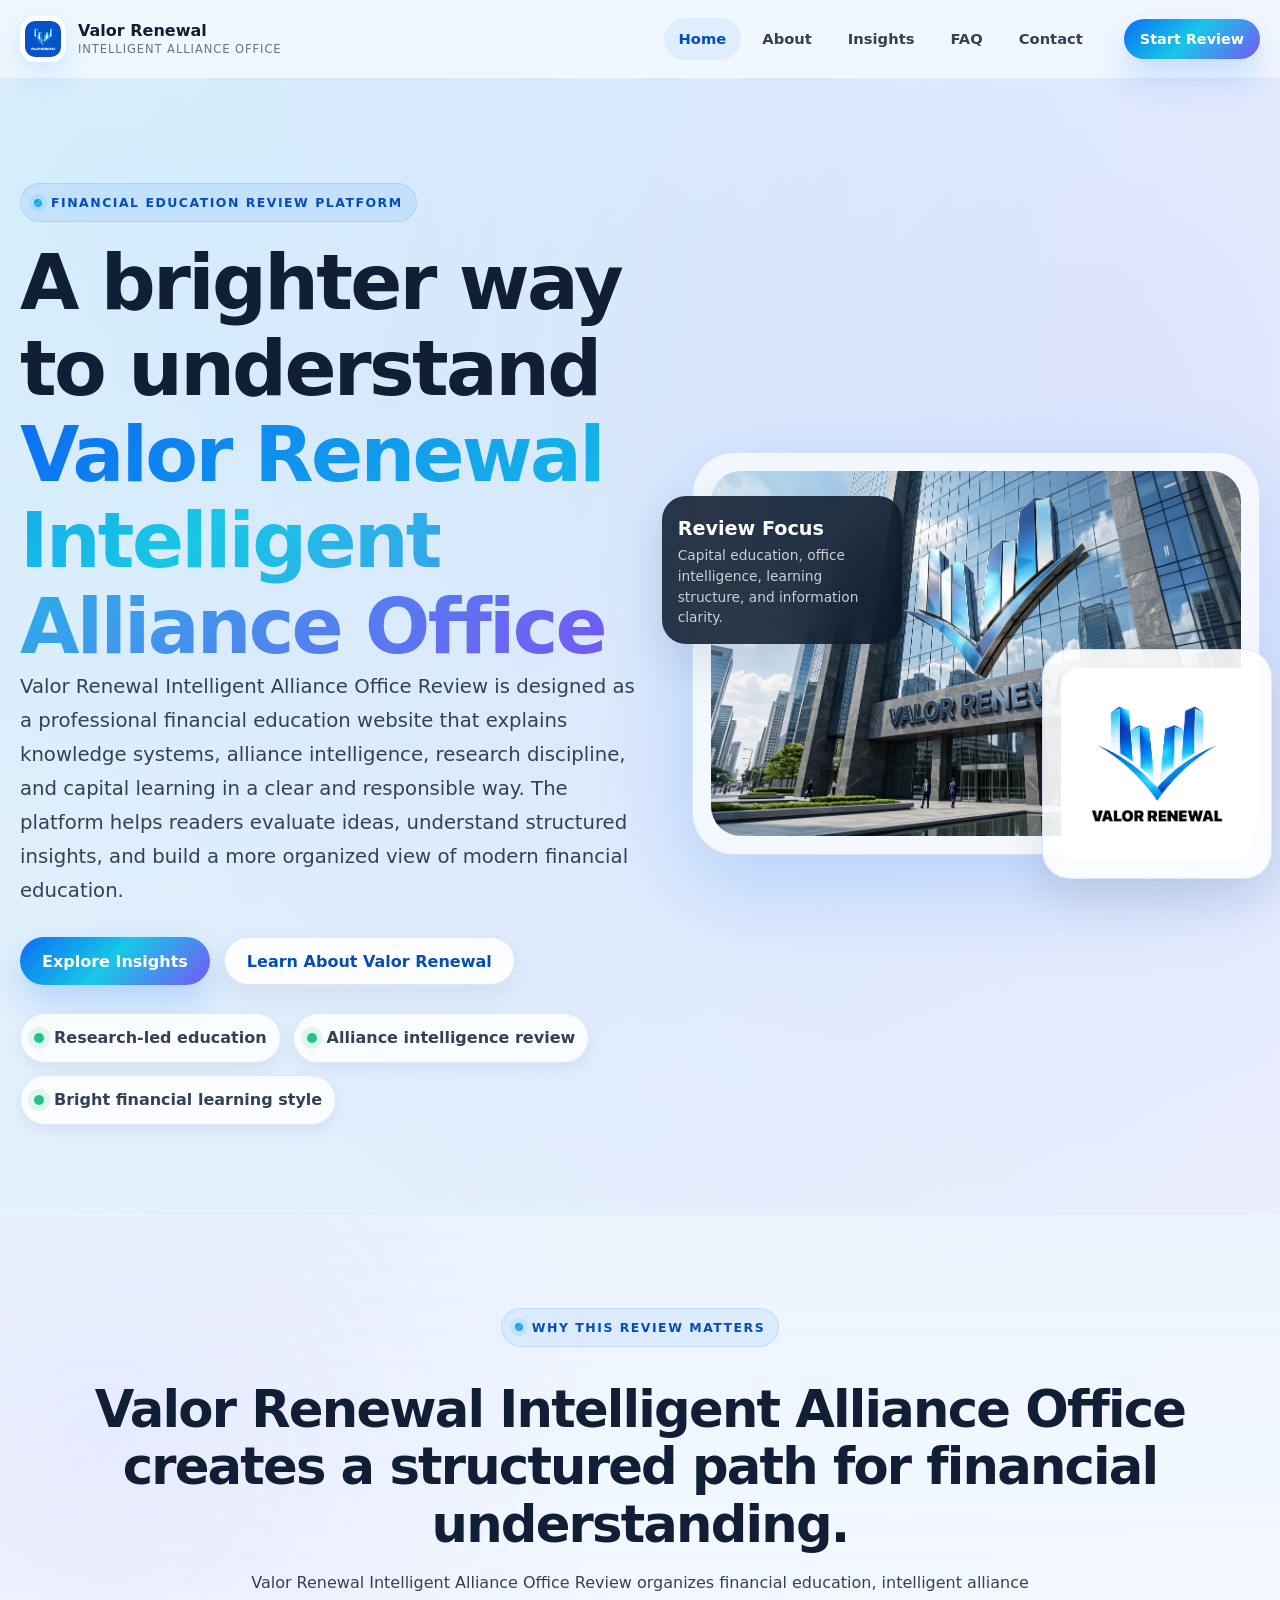
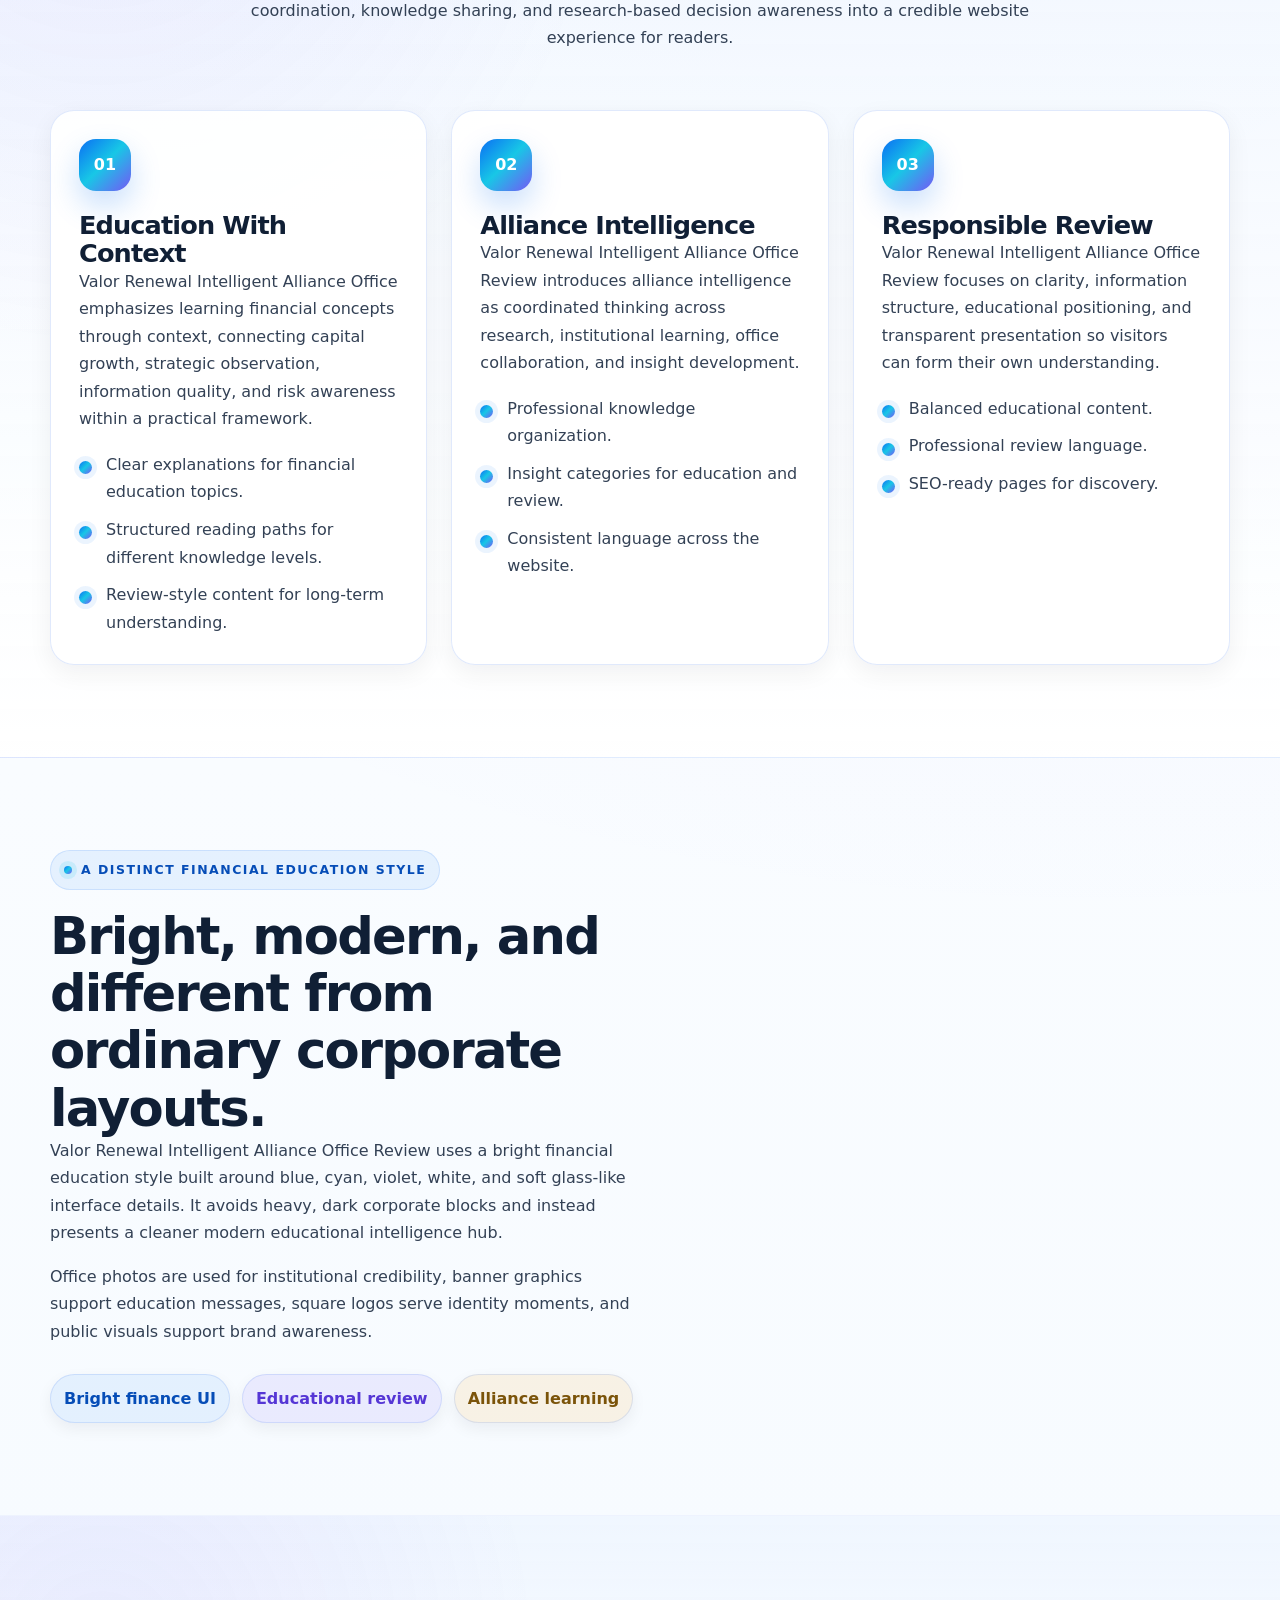
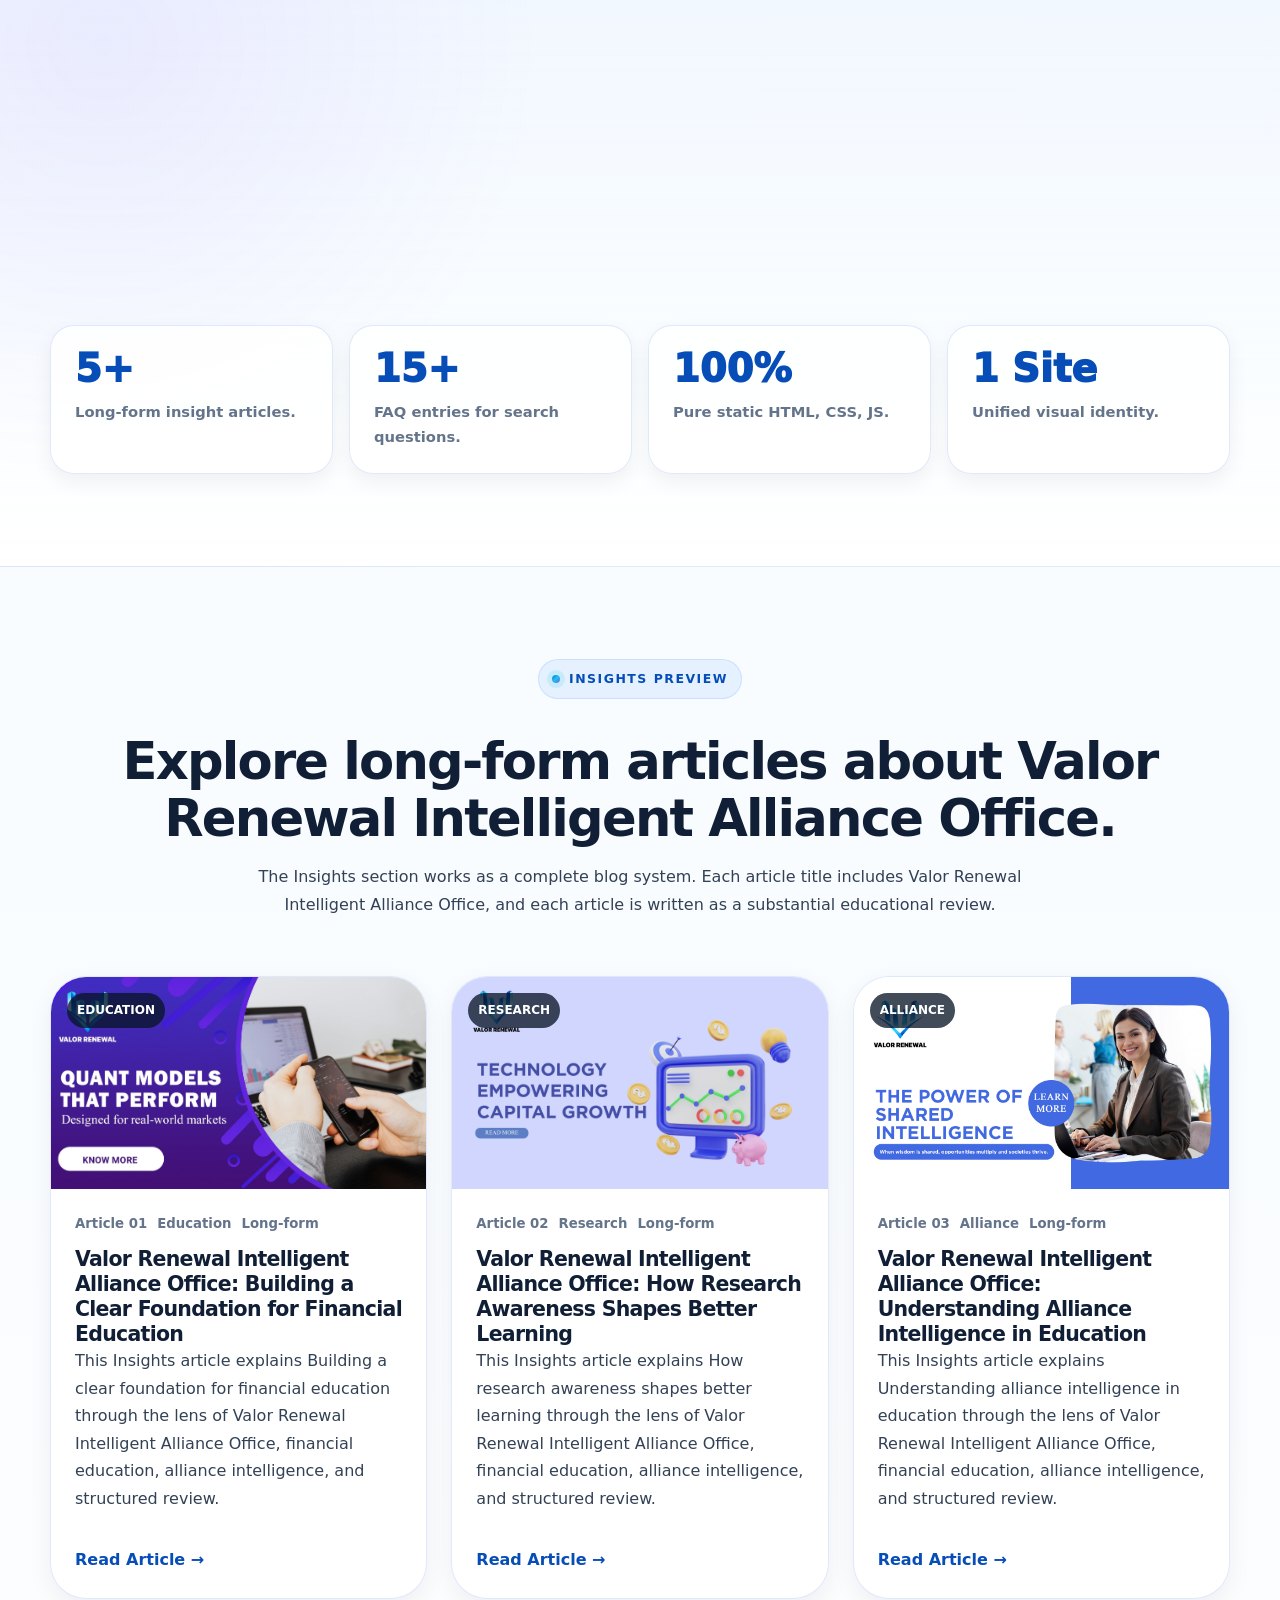
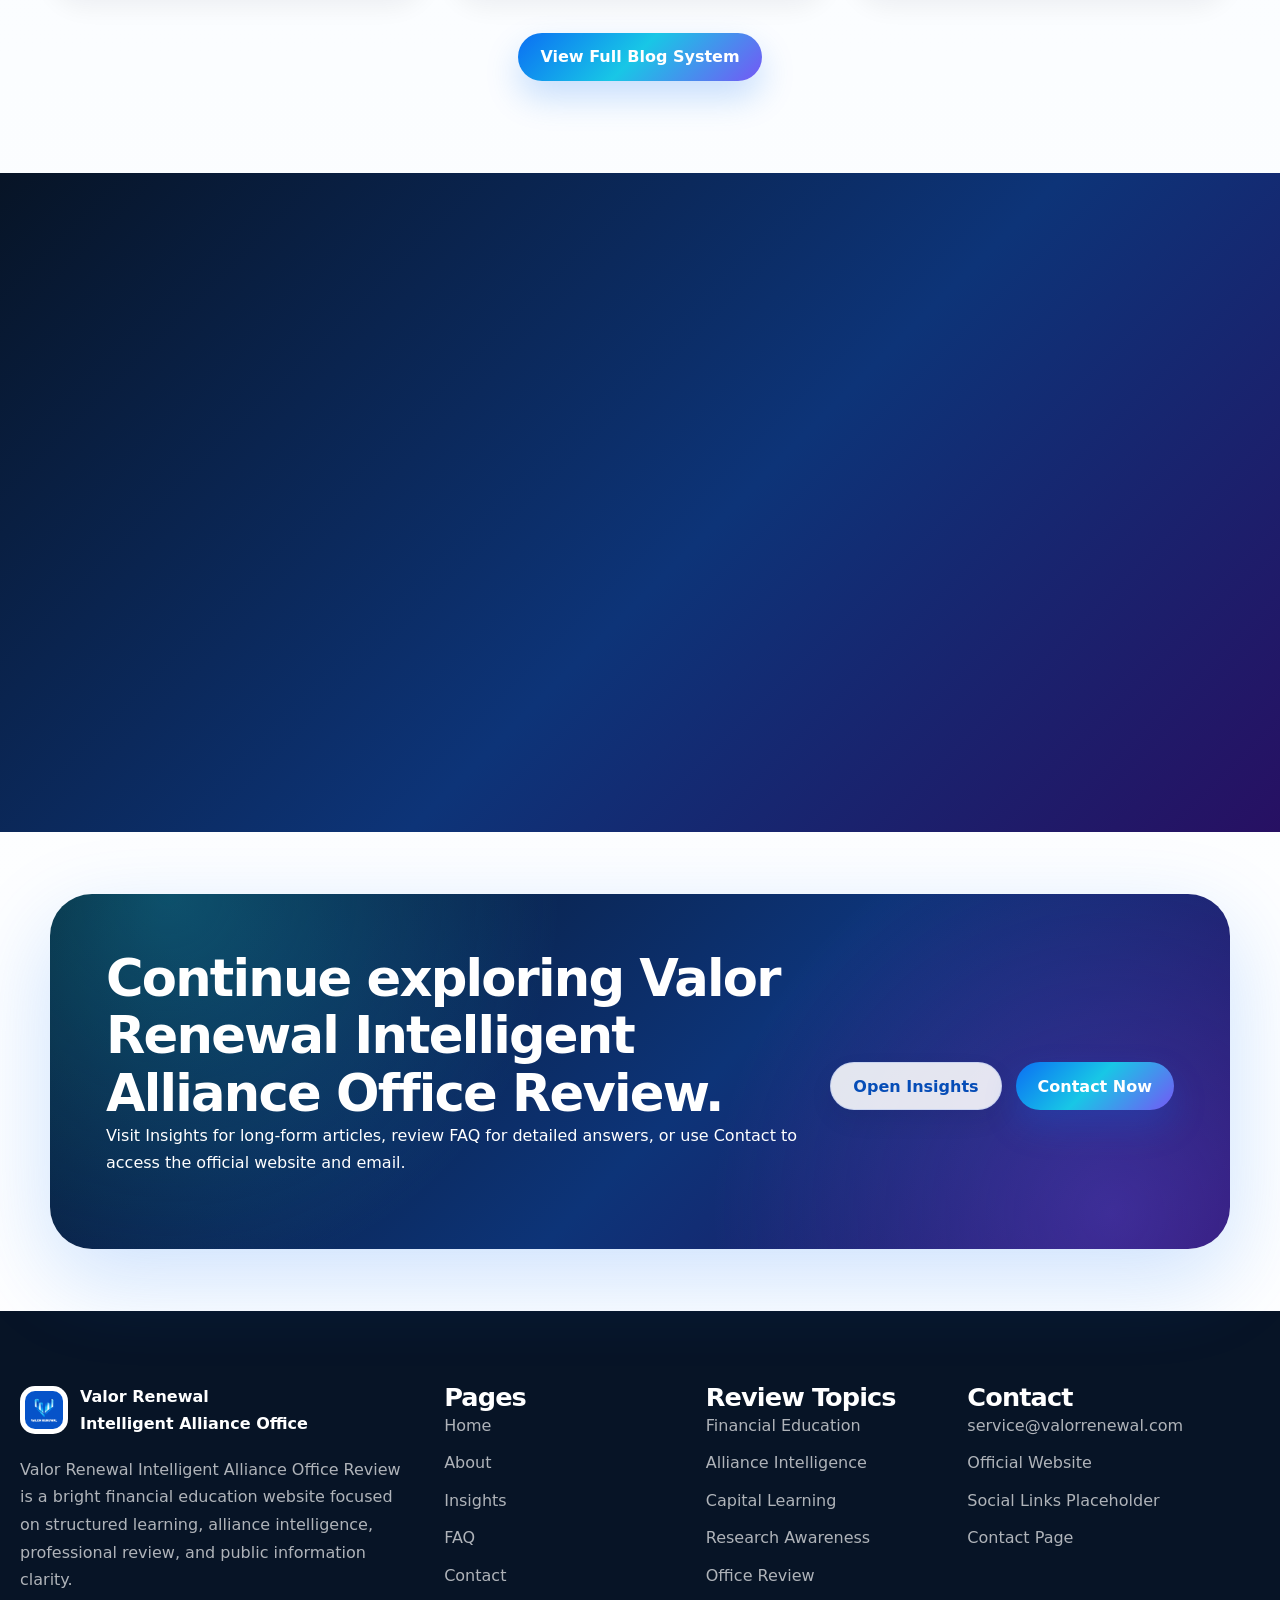
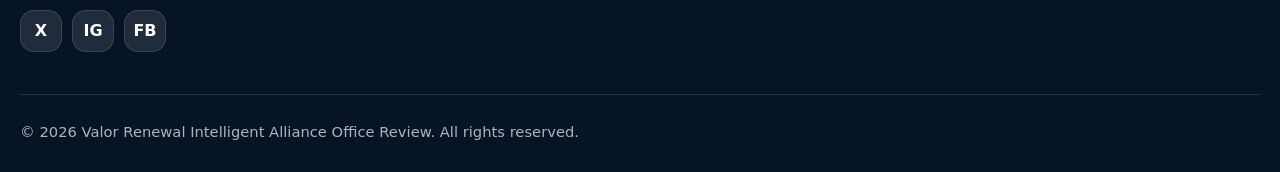
<file: index.html>
<!DOCTYPE html>
<html lang="en">
<head>
  <meta charset="UTF-8">
  <meta name="google-site-verification" content="CzWQ9TH3TKNkKMka5l6z-uQbXuJk3Nh2ZsvYnTcxpGk" />
  <meta http-equiv="X-UA-Compatible" content="IE=edge">
  <title>Valor Renewal Intelligent Alliance Office Review | Financial Education &amp; Alliance Intelligence</title>
  <meta name="viewport" content="width=device-width, initial-scale=1.0">
  <meta name="description" content="Valor Renewal Intelligent Alliance Office Review introduces a bright, modern financial education platform focused on alliance intelligence, structured learning, research insight, and responsible knowledge growth.">
  <meta name="keywords" content="Valor Renewal Intelligent Alliance Office, Valor Renewal Intelligent Alliance Office Review, financial education, alliance intelligence, capital literacy, research awareness, professional review">
  <meta name="author" content="Valor Renewal Intelligent Alliance Office Review">
  <meta name="robots" content="index, follow">
  <link rel="canonical" href="https://ValorRenewal.github.io/">
  <meta property="og:type" content="website">
  <meta property="og:title" content="Valor Renewal Intelligent Alliance Office Review | Financial Education &amp; Alliance Intelligence">
  <meta property="og:description" content="Valor Renewal Intelligent Alliance Office Review introduces a bright, modern financial education platform focused on alliance intelligence, structured learning, research insight, and responsible knowledge growth.">
  <meta property="og:url" content="https://ValorRenewal.github.io/">
  <meta property="og:image" content="https://ValorRenewal.github.io/images/LOGO2.png">
  <meta property="og:site_name" content="Valor Renewal Intelligent Alliance Office Review">
  <meta name="twitter:card" content="summary_large_image">
  <meta name="twitter:title" content="Valor Renewal Intelligent Alliance Office Review | Financial Education &amp; Alliance Intelligence">
  <meta name="twitter:description" content="Valor Renewal Intelligent Alliance Office Review introduces a bright, modern financial education platform focused on alliance intelligence, structured learning, research insight, and responsible knowledge growth.">
  <meta name="twitter:image" content="https://ValorRenewal.github.io/images/LOGO2.png">
  <link rel="icon" type="image/png" href="images/LOGO2.png">
  <link rel="apple-touch-icon" href="images/LOGO1.png">
  <link rel="stylesheet" href="css/style.css">
  <script type="application/ld+json">{"@context":"https://schema.org","@type":"EducationalOrganization","name":"Valor Renewal Intelligent Alliance Office Review","alternateName":"Valor Renewal Intelligent Alliance Office","url":"https://ValorRenewal.github.io/","logo":"https://ValorRenewal.github.io/images/LOGO2.png","email":"service@valorrenewal.com","sameAs":["https://valorrenewal.com/"]}</script>
</head>
<body>
  <header class="site-header"><div class="container-wide nav-shell"><a class="brand-link" href="index.html" aria-label="Valor Renewal Intelligent Alliance Office Review Home"><img class="brand-logo" src="images/LOGO2.png" alt="Valor Renewal Intelligent Alliance Office logo"><span class="brand-text"><span class="brand-name">Valor Renewal</span><span class="brand-subtitle">Intelligent Alliance Office</span></span></a><nav class="nav-menu" aria-label="Primary navigation"><a class="nav-link" href="index.html">Home</a><a class="nav-link" href="about.html">About</a><a class="nav-link" href="insights.html">Insights</a><a class="nav-link" href="faq.html">FAQ</a><a class="nav-link" href="contact.html">Contact</a></nav><div class="header-actions"><a class="btn btn-primary btn-sm" href="contact.html">Start Review</a><button class="nav-toggle" type="button" aria-label="Open navigation menu" aria-expanded="false"><span></span><span></span><span></span></button></div></div></header>

  <main>
    <section class="hero"><div class="container-wide hero-grid"><div data-reveal="fade-right"><span class="eyebrow">Financial Education Review Platform</span><h1>A brighter way to understand <span class="gradient-text">Valor Renewal Intelligent Alliance Office</span></h1><p class="hero-lead">Valor Renewal Intelligent Alliance Office Review is designed as a professional financial education website that explains knowledge systems, alliance intelligence, research discipline, and capital learning in a clear and responsible way. The platform helps readers evaluate ideas, understand structured insights, and build a more organized view of modern financial education.</p><div class="hero-actions"><a class="btn btn-primary" href="insights.html">Explore Insights</a><a class="btn btn-secondary" href="about.html">Learn About Valor Renewal</a></div><div class="hero-proof"><div class="proof-item"><span class="proof-dot"></span><span>Research-led education</span></div><div class="proof-item"><span class="proof-dot"></span><span>Alliance intelligence review</span></div><div class="proof-item"><span class="proof-dot"></span><span>Bright financial learning style</span></div></div></div><div class="hero-visual" data-reveal="fade-left"><div class="hero-floating-card float-animation"><strong>Review Focus</strong><span>Capital education, office intelligence, learning structure, and information clarity.</span></div><div class="hero-panel"><img src="images/3-1.png" alt="Valor Renewal Intelligent Alliance Office modern building view"></div><div class="hero-logo-card"><img src="images/LOGO1.png" alt="Valor Renewal Intelligent Alliance Office official logo mark"></div></div></div></section>
    <section class="section section-soft"><div class="container"><div class="section-heading center" data-reveal><span class="eyebrow">Why This Review Matters</span><h2>Valor Renewal Intelligent Alliance Office creates a structured path for financial understanding.</h2><p>Valor Renewal Intelligent Alliance Office Review organizes financial education, intelligent alliance coordination, knowledge sharing, and research-based decision awareness into a credible website experience for readers.</p></div><div class="grid grid-3"><article class="card" data-reveal><div class="card-icon">01</div><h3>Education With Context</h3><p>Valor Renewal Intelligent Alliance Office emphasizes learning financial concepts through context, connecting capital growth, strategic observation, information quality, and risk awareness within a practical framework.</p><ul class="feature-list"><li>Clear explanations for financial education topics.</li><li>Structured reading paths for different knowledge levels.</li><li>Review-style content for long-term understanding.</li></ul></article><article class="card" data-reveal><div class="card-icon">02</div><h3>Alliance Intelligence</h3><p>Valor Renewal Intelligent Alliance Office Review introduces alliance intelligence as coordinated thinking across research, institutional learning, office collaboration, and insight development.</p><ul class="feature-list"><li>Professional knowledge organization.</li><li>Insight categories for education and review.</li><li>Consistent language across the website.</li></ul></article><article class="card" data-reveal><div class="card-icon">03</div><h3>Responsible Review</h3><p>Valor Renewal Intelligent Alliance Office Review focuses on clarity, information structure, educational positioning, and transparent presentation so visitors can form their own understanding.</p><ul class="feature-list"><li>Balanced educational content.</li><li>Professional review language.</li><li>SEO-ready pages for discovery.</li></ul></article></div></div></section>
    <section class="section"><div class="container split-showcase"><div data-reveal="fade-right"><span class="eyebrow">A Distinct Financial Education Style</span><h2>Bright, modern, and different from ordinary corporate layouts.</h2><p>Valor Renewal Intelligent Alliance Office Review uses a bright financial education style built around blue, cyan, violet, white, and soft glass-like interface details. It avoids heavy, dark corporate blocks and instead presents a cleaner modern educational intelligence hub.</p><p>Office photos are used for institutional credibility, banner graphics support education messages, square logos serve identity moments, and public visuals support brand awareness.</p><div class="badge-row"><span class="badge">Bright finance UI</span><span class="badge purple">Educational review</span><span class="badge gold">Alliance learning</span></div></div><div class="grid grid-2" data-reveal="fade-left"><div class="image-card ratio-office"><img src="images/3-2.png" alt="Valor Renewal Intelligent Alliance Office workspace"><div class="image-caption"><strong>Modern Office Intelligence</strong><span>Structured workspaces for research and review.</span></div></div><div class="image-card ratio-office"><img src="images/3-3.png" alt="Valor Renewal Intelligent Alliance Office conference room"><div class="image-caption"><strong>Alliance Discussion</strong><span>Professional coordination and learning exchange.</span></div></div></div></div></section>
    <section class="section section-soft"><div class="container"><div class="section-heading center" data-reveal><span class="eyebrow">Review Framework</span><h2>How the homepage presents Valor Renewal Intelligent Alliance Office.</h2><p>This homepage is built around educational clarity, research organization, public information structure, and contact transparency.</p></div><div class="metric-strip"><div class="metric-box"><span class="metric-value">5+</span><span class="metric-label">Long-form insight articles.</span></div><div class="metric-box"><span class="metric-value">15+</span><span class="metric-label">FAQ entries for search questions.</span></div><div class="metric-box"><span class="metric-value">100%</span><span class="metric-label">Pure static HTML, CSS, JS.</span></div><div class="metric-box"><span class="metric-value">1 Site</span><span class="metric-label">Unified visual identity.</span></div></div></div></section>
    <section class="section"><div class="container"><div class="section-heading center"><span class="eyebrow">Insights Preview</span><h2>Explore long-form articles about Valor Renewal Intelligent Alliance Office.</h2><p>The Insights section works as a complete blog system. Each article title includes Valor Renewal Intelligent Alliance Office, and each article is written as a substantial educational review.</p></div><div class="blog-grid"><article class="blog-card" data-blog-card data-category="education" data-reveal><div class="blog-image"><img src="images/4.png" alt="Valor Renewal Intelligent Alliance Office: Building a Clear Foundation for Financial Education"><span class="blog-category">Education</span></div><div class="blog-content"><div class="blog-meta"><span>Article 01</span><span>Education</span><span>Long-form</span></div><h3>Valor Renewal Intelligent Alliance Office: Building a Clear Foundation for Financial Education</h3><p>This Insights article explains Building a clear foundation for financial education through the lens of Valor Renewal Intelligent Alliance Office, financial education, alliance intelligence, and structured review.</p><a class="blog-link" href="article-1.html">Read Article</a></div></article><article class="blog-card" data-blog-card data-category="research" data-reveal><div class="blog-image"><img src="images/13.png" alt="Valor Renewal Intelligent Alliance Office: How Research Awareness Shapes Better Learning"><span class="blog-category">Research</span></div><div class="blog-content"><div class="blog-meta"><span>Article 02</span><span>Research</span><span>Long-form</span></div><h3>Valor Renewal Intelligent Alliance Office: How Research Awareness Shapes Better Learning</h3><p>This Insights article explains How research awareness shapes better learning through the lens of Valor Renewal Intelligent Alliance Office, financial education, alliance intelligence, and structured review.</p><a class="blog-link" href="article-2.html">Read Article</a></div></article><article class="blog-card" data-blog-card data-category="alliance" data-reveal><div class="blog-image"><img src="images/7.png" alt="Valor Renewal Intelligent Alliance Office: Understanding Alliance Intelligence in Education"><span class="blog-category">Alliance</span></div><div class="blog-content"><div class="blog-meta"><span>Article 03</span><span>Alliance</span><span>Long-form</span></div><h3>Valor Renewal Intelligent Alliance Office: Understanding Alliance Intelligence in Education</h3><p>This Insights article explains Understanding alliance intelligence in education through the lens of Valor Renewal Intelligent Alliance Office, financial education, alliance intelligence, and structured review.</p><a class="blog-link" href="article-3.html">Read Article</a></div></article></div><div class="center" style="margin-top:34px"><a class="btn btn-primary" href="insights.html">View Full Blog System</a></div></div></section>
    <section class="section section-dark"><div class="container split-showcase"><div data-reveal="fade-right"><span class="eyebrow">Professional Review Tone</span><h2>Designed for readers who want clarity before deeper research.</h2><p>Valor Renewal Intelligent Alliance Office Review presents information with a steady, positive, and educational tone. The content explains the brand through learning value, structured information, office collaboration, and intelligent financial education.</p><div class="hero-actions"><a class="btn btn-secondary" href="faq.html">Read FAQ</a><a class="btn btn-primary" href="contact.html">Contact Office</a></div></div><div class="review-panel" data-reveal="fade-left"><h3>Homepage Review Summary</h3><p>Valor Renewal Intelligent Alliance Office Review is positioned as a polished financial education and alliance intelligence website. Its strongest value is the way it organizes brand information into clear sections.</p><div class="timeline"><div class="timeline-item"><span class="timeline-dot"></span><h4>Discover</h4><p>Understand the purpose and educational identity.</p></div><div class="timeline-item"><span class="timeline-dot"></span><h4>Evaluate</h4><p>Explore learning themes and review clarity.</p></div><div class="timeline-item"><span class="timeline-dot"></span><h4>Continue</h4><p>Move toward About, Insights, FAQ, and Contact.</p></div></div></div></div></section>
    <section class="section-tight"><div class="container"><div class="cta-band"><div class="cta-content"><div><h2>Continue exploring Valor Renewal Intelligent Alliance Office Review.</h2><p>Visit Insights for long-form articles, review FAQ for detailed answers, or use Contact to access the official website and email.</p></div><div class="hero-actions"><a class="btn btn-secondary" href="insights.html">Open Insights</a><a class="btn btn-primary" href="contact.html">Contact Now</a></div></div></div></div></section>
  </main>
  <footer class="site-footer"><div class="container-wide"><div class="footer-grid"><div class="footer-col"><a class="footer-brand" href="index.html"><img src="images/LOGO2.png" alt="Valor Renewal Intelligent Alliance Office logo"><strong>Valor Renewal<br>Intelligent Alliance Office</strong></a><p>Valor Renewal Intelligent Alliance Office Review is a bright financial education website focused on structured learning, alliance intelligence, professional review, and public information clarity.</p><div class="social-row"><a class="social-link" href="#" data-placeholder-link>X</a><a class="social-link" href="#" data-placeholder-link>IG</a><a class="social-link" href="#" data-placeholder-link>FB</a></div></div><div class="footer-col"><h3>Pages</h3><div class="footer-links"><a href="index.html">Home</a><a href="about.html">About</a><a href="insights.html">Insights</a><a href="faq.html">FAQ</a><a href="contact.html">Contact</a></div></div><div class="footer-col"><h3>Review Topics</h3><div class="footer-links"><a href="insights.html">Financial Education</a><a href="insights.html">Alliance Intelligence</a><a href="insights.html">Capital Learning</a><a href="insights.html">Research Awareness</a><a href="insights.html">Office Review</a></div></div><div class="footer-col"><h3>Contact</h3><div class="footer-links"><a href="mailto:service@valorrenewal.com">service@valorrenewal.com</a><a href="https://valorrenewal.com/" target="_blank" rel="noopener noreferrer">Official Website</a><a href="contact.html">Social Links Placeholder</a><a href="contact.html">Contact Page</a></div></div></div><div class="footer-bottom"><span>© <span data-current-year></span> Valor Renewal Intelligent Alliance Office Review. All rights reserved.</span></div></div></footer><button class="back-to-top" type="button" aria-label="Back to top">↑</button><script src="js/main.js"></script>
</body>
</html>
</file>
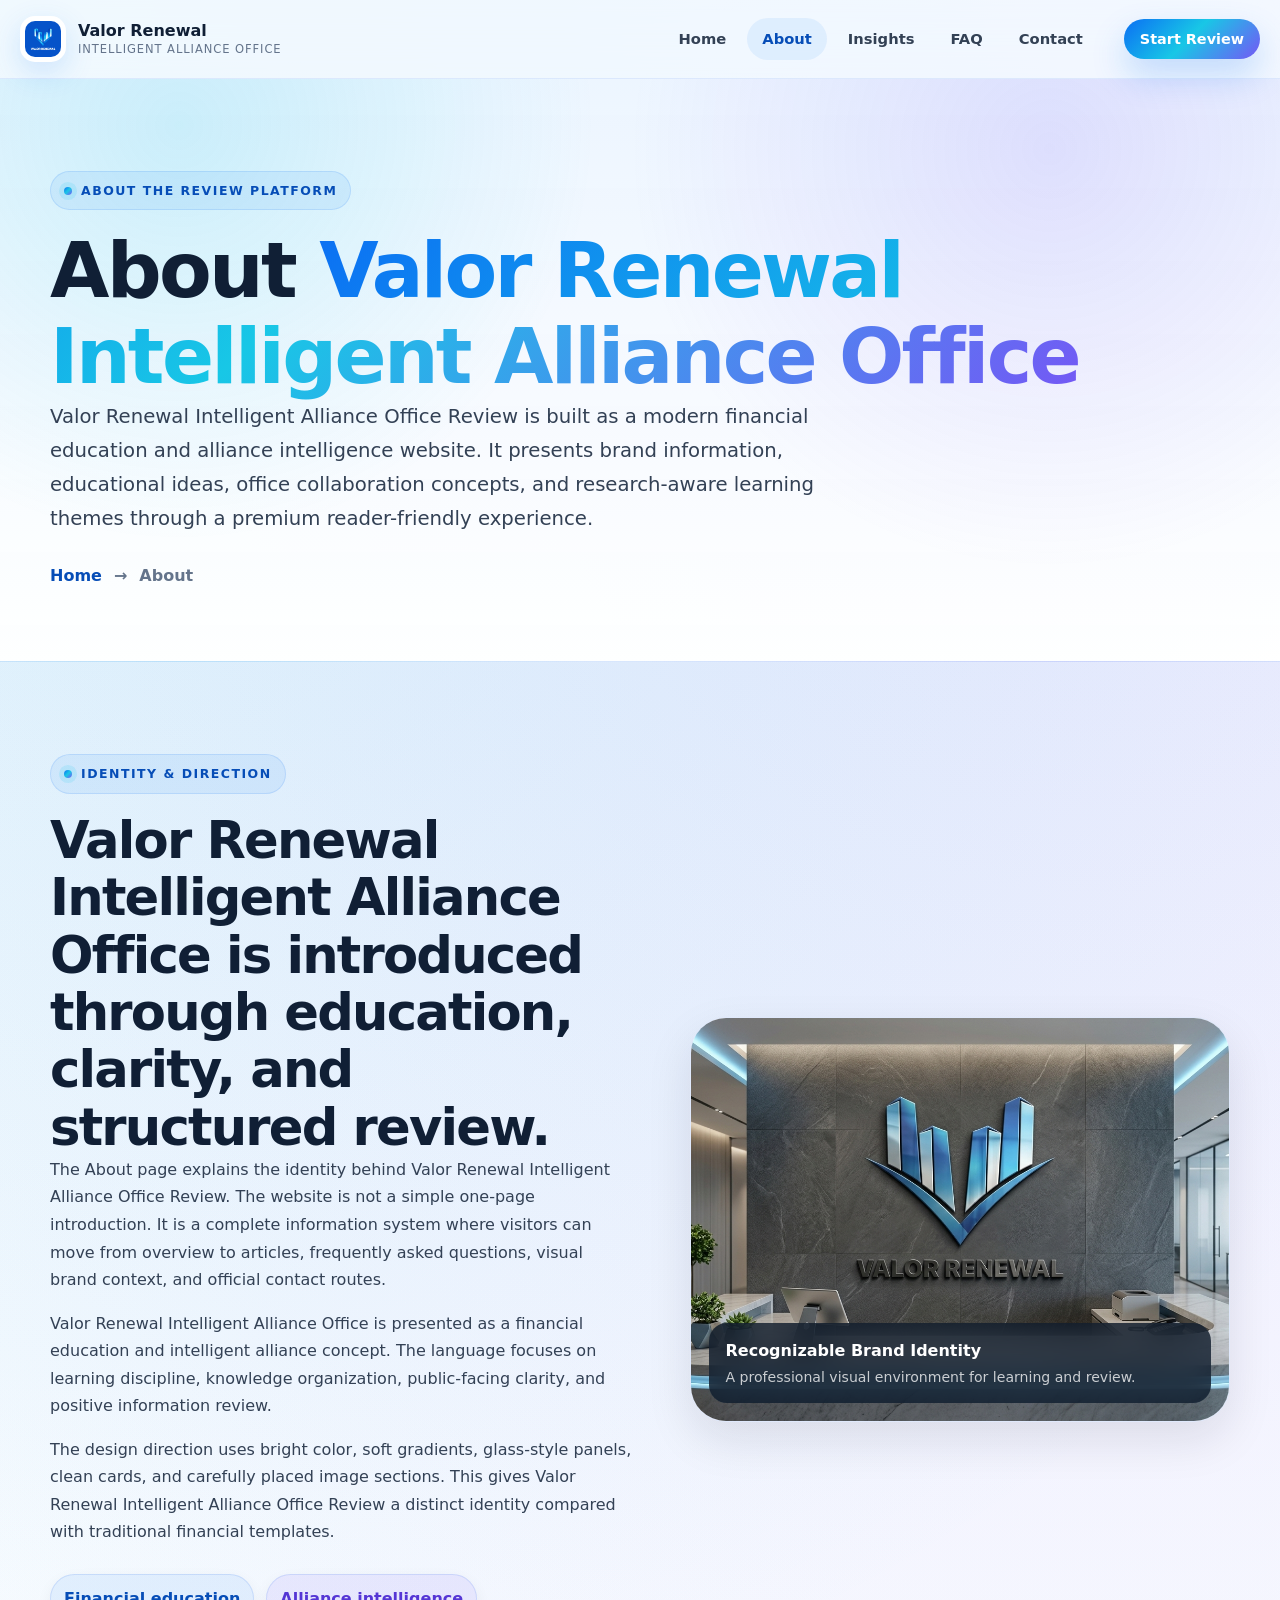
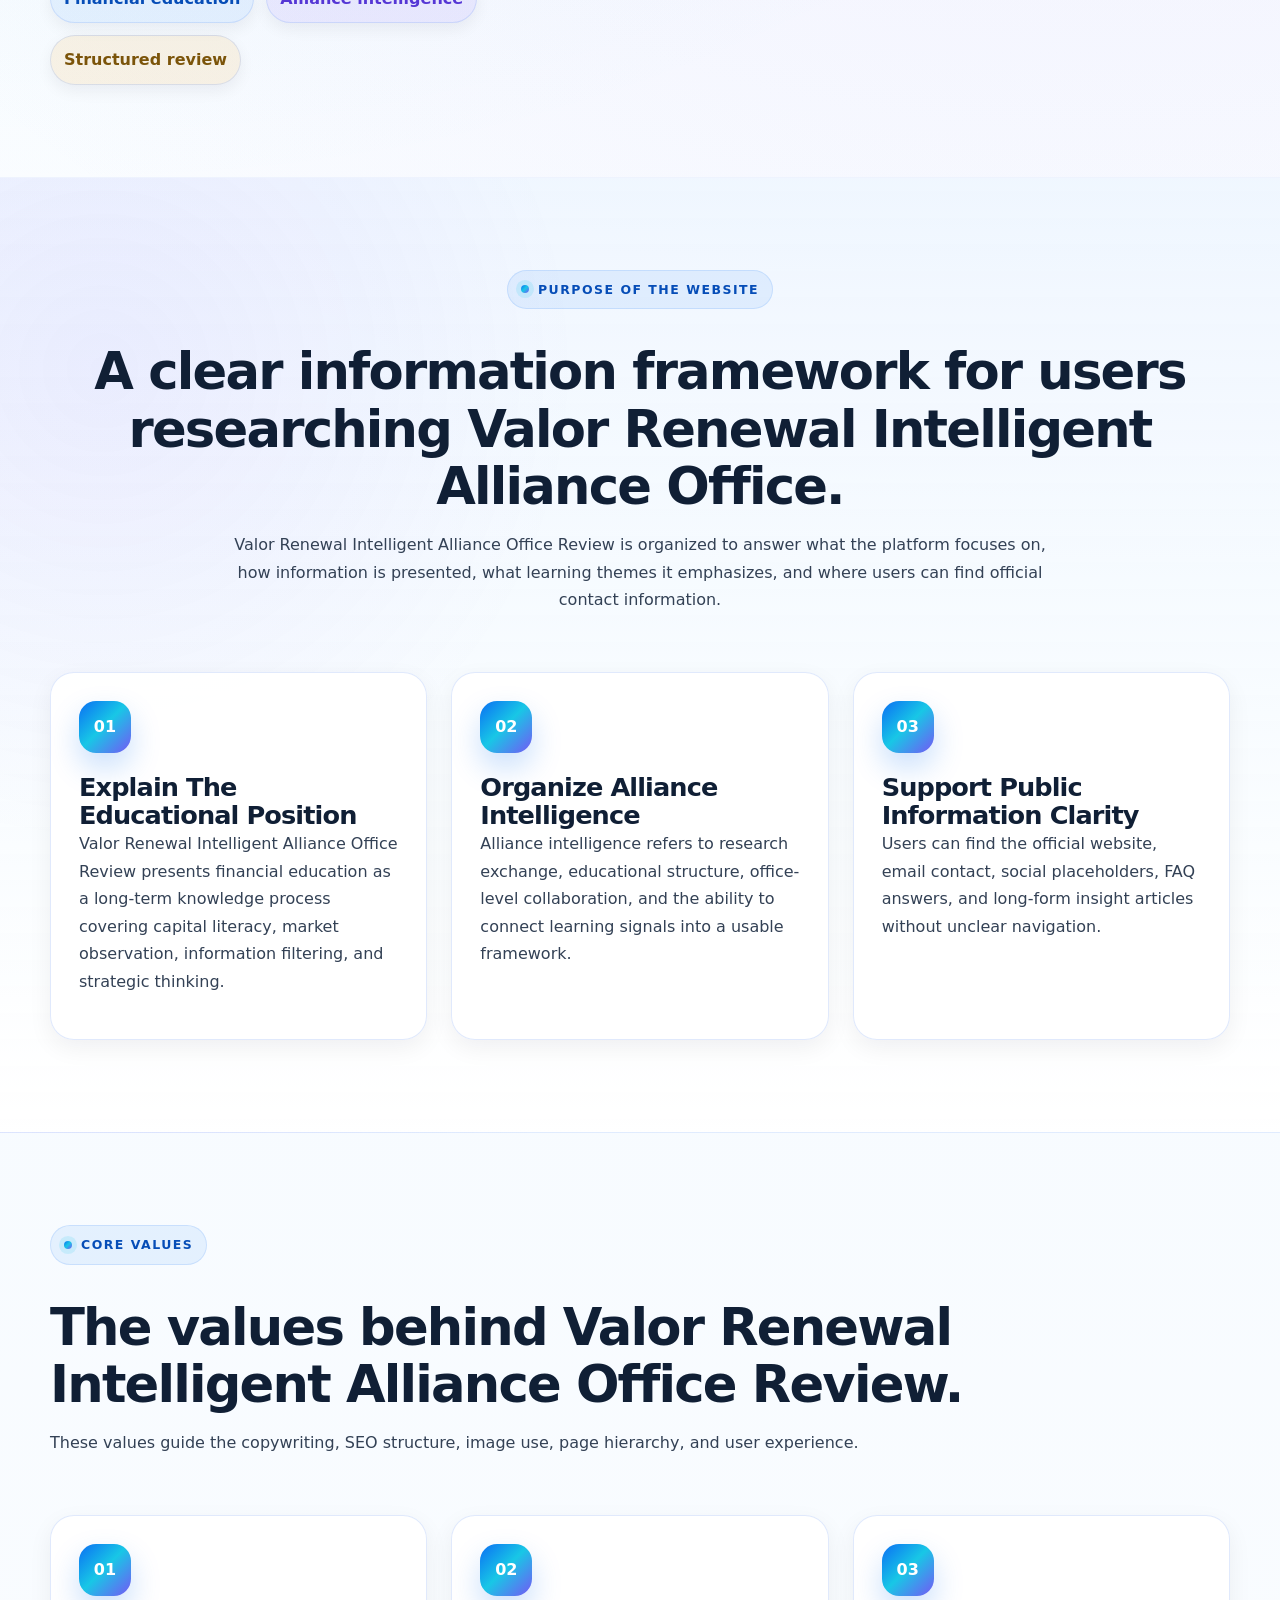
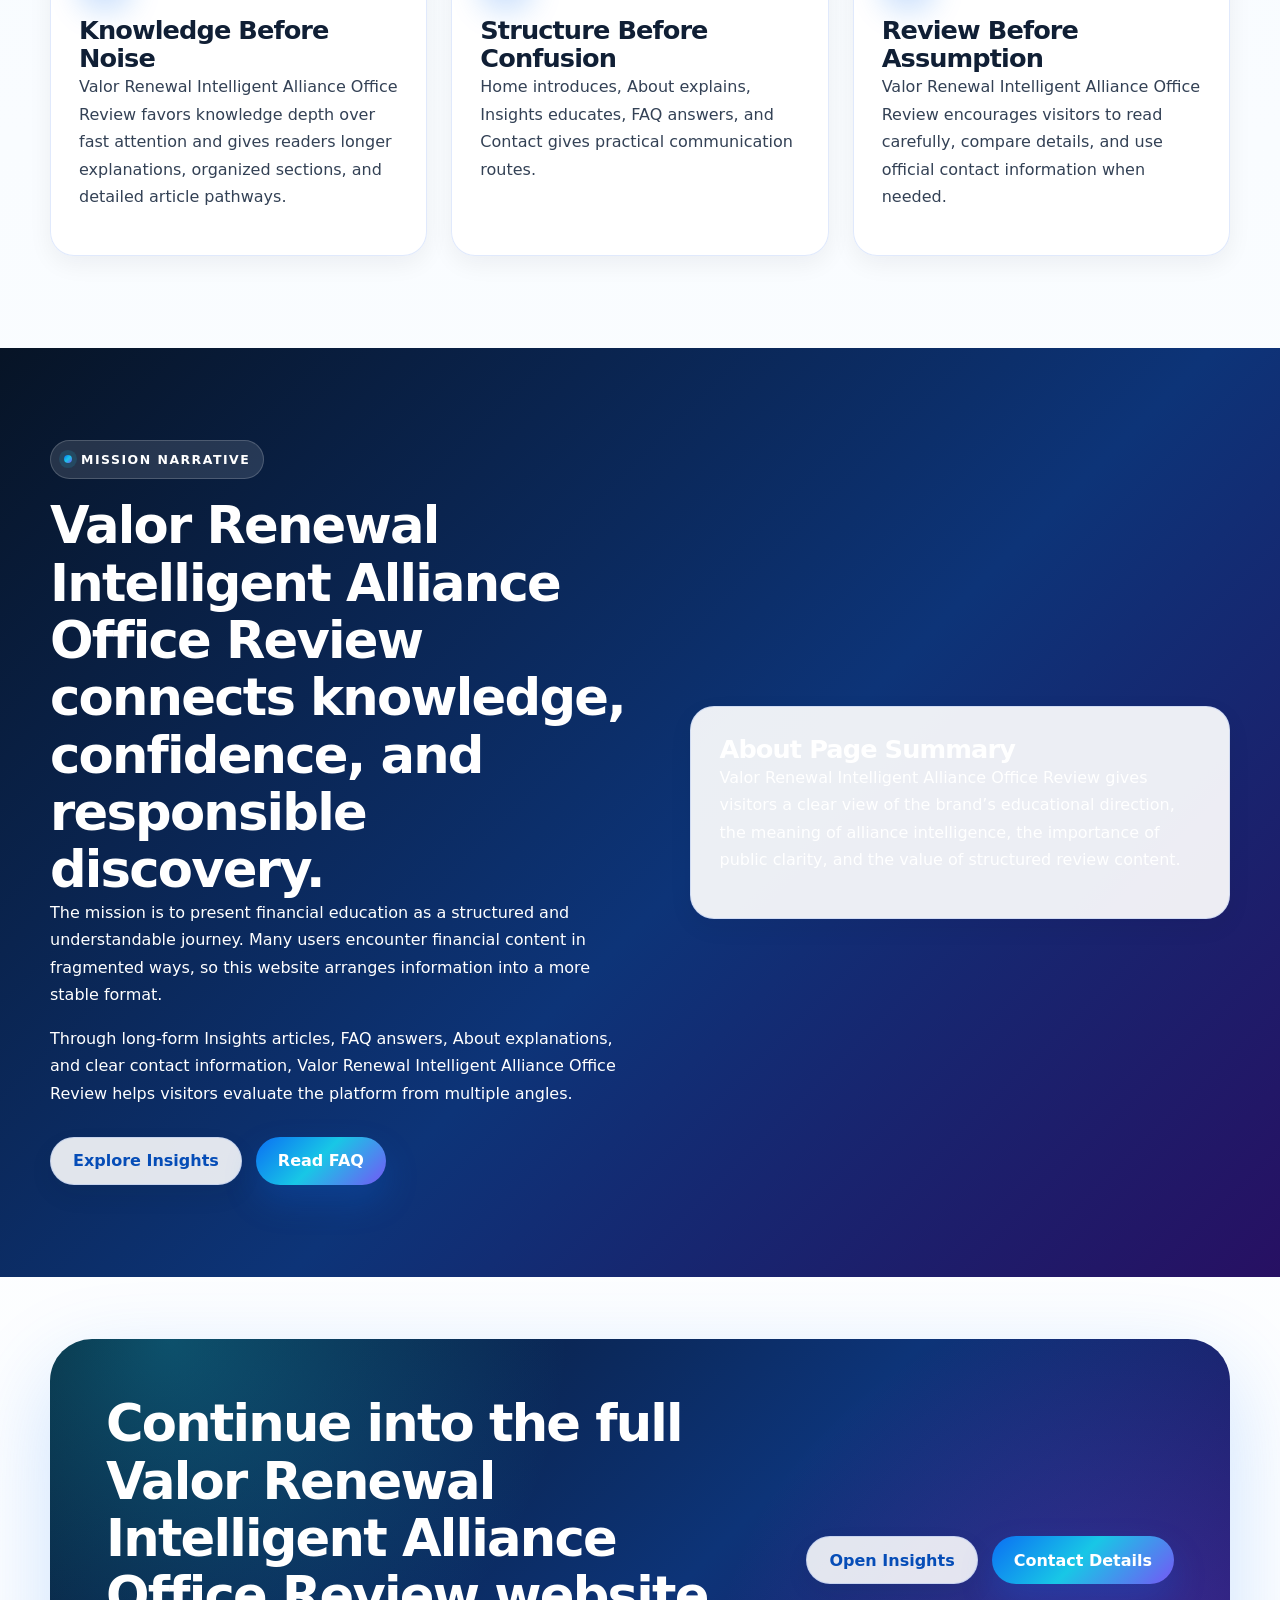
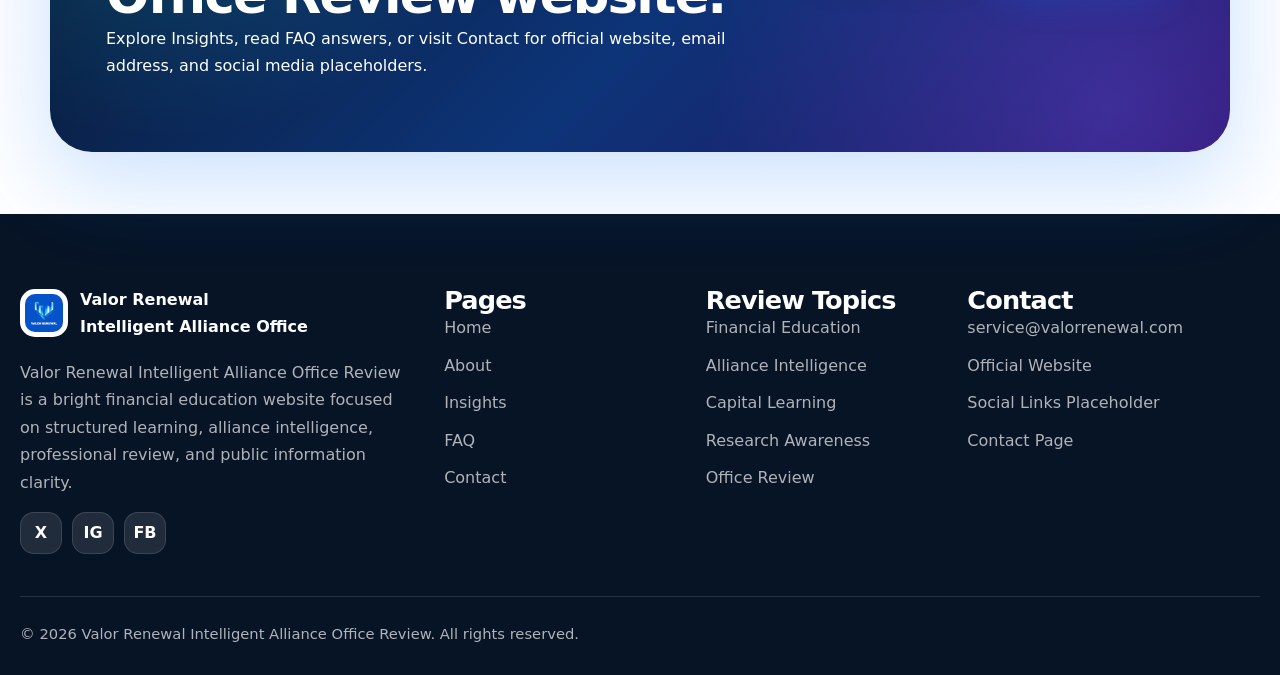
<file: about.html>
<!DOCTYPE html>
<html lang="en">
<head>
  <meta charset="UTF-8">
  <meta http-equiv="X-UA-Compatible" content="IE=edge">
  <title>About Valor Renewal Intelligent Alliance Office Review | Financial Education Identity</title>
  <meta name="viewport" content="width=device-width, initial-scale=1.0">
  <meta name="description" content="Learn about Valor Renewal Intelligent Alliance Office Review, a bright financial education and alliance intelligence website focused on structured learning, responsible review, research awareness, and public information clarity.">
  <meta name="keywords" content="Valor Renewal Intelligent Alliance Office, Valor Renewal Intelligent Alliance Office Review, financial education, alliance intelligence, capital literacy, research awareness, professional review">
  <meta name="author" content="Valor Renewal Intelligent Alliance Office Review">
  <meta name="robots" content="index, follow">
  <link rel="canonical" href="https://ValorRenewal.github.io/about.html">
  <meta property="og:type" content="website">
  <meta property="og:title" content="About Valor Renewal Intelligent Alliance Office Review | Financial Education Identity">
  <meta property="og:description" content="Learn about Valor Renewal Intelligent Alliance Office Review, a bright financial education and alliance intelligence website focused on structured learning, responsible review, research awareness, and public information clarity.">
  <meta property="og:url" content="https://ValorRenewal.github.io/about.html">
  <meta property="og:image" content="https://ValorRenewal.github.io/images/LOGO2.png">
  <meta property="og:site_name" content="Valor Renewal Intelligent Alliance Office Review">
  <meta name="twitter:card" content="summary_large_image">
  <meta name="twitter:title" content="About Valor Renewal Intelligent Alliance Office Review | Financial Education Identity">
  <meta name="twitter:description" content="Learn about Valor Renewal Intelligent Alliance Office Review, a bright financial education and alliance intelligence website focused on structured learning, responsible review, research awareness, and public information clarity.">
  <meta name="twitter:image" content="https://ValorRenewal.github.io/images/LOGO2.png">
  <link rel="icon" type="image/png" href="images/LOGO2.png">
  <link rel="apple-touch-icon" href="images/LOGO1.png">
  <link rel="stylesheet" href="css/style.css">
  
</head>
<body>
  <header class="site-header"><div class="container-wide nav-shell"><a class="brand-link" href="index.html" aria-label="Valor Renewal Intelligent Alliance Office Review Home"><img class="brand-logo" src="images/LOGO2.png" alt="Valor Renewal Intelligent Alliance Office logo"><span class="brand-text"><span class="brand-name">Valor Renewal</span><span class="brand-subtitle">Intelligent Alliance Office</span></span></a><nav class="nav-menu" aria-label="Primary navigation"><a class="nav-link" href="index.html">Home</a><a class="nav-link" href="about.html">About</a><a class="nav-link" href="insights.html">Insights</a><a class="nav-link" href="faq.html">FAQ</a><a class="nav-link" href="contact.html">Contact</a></nav><div class="header-actions"><a class="btn btn-primary btn-sm" href="contact.html">Start Review</a><button class="nav-toggle" type="button" aria-label="Open navigation menu" aria-expanded="false"><span></span><span></span><span></span></button></div></div></header>

  <main><section class="subpage-hero"><div class="container"><div data-reveal><span class="eyebrow">About The Review Platform</span><h1 class="subpage-title">About <span class="gradient-text">Valor Renewal Intelligent Alliance Office</span></h1><p class="subpage-description">Valor Renewal Intelligent Alliance Office Review is built as a modern financial education and alliance intelligence website. It presents brand information, educational ideas, office collaboration concepts, and research-aware learning themes through a premium reader-friendly experience.</p><div class="subpage-kicker"><a href="index.html">Home</a><span>→</span><span>About</span></div></div></div></section>
    <section class="section"><div class="container split-showcase"><div data-reveal="fade-right"><span class="eyebrow">Identity & Direction</span><h2>Valor Renewal Intelligent Alliance Office is introduced through education, clarity, and structured review.</h2><p>The About page explains the identity behind Valor Renewal Intelligent Alliance Office Review. The website is not a simple one-page introduction. It is a complete information system where visitors can move from overview to articles, frequently asked questions, visual brand context, and official contact routes.</p><p>Valor Renewal Intelligent Alliance Office is presented as a financial education and intelligent alliance concept. The language focuses on learning discipline, knowledge organization, public-facing clarity, and positive information review.</p><p>The design direction uses bright color, soft gradients, glass-style panels, clean cards, and carefully placed image sections. This gives Valor Renewal Intelligent Alliance Office Review a distinct identity compared with traditional financial templates.</p><div class="badge-row"><span class="badge">Financial education</span><span class="badge purple">Alliance intelligence</span><span class="badge gold">Structured review</span></div></div><div class="image-card ratio-office" data-reveal="fade-left"><img src="images/3-4.png" alt="Valor Renewal Intelligent Alliance Office brand reception area"><div class="image-caption"><strong>Recognizable Brand Identity</strong><span>A professional visual environment for learning and review.</span></div></div></div></section>
    <section class="section section-soft"><div class="container"><div class="section-heading center"><span class="eyebrow">Purpose Of The Website</span><h2>A clear information framework for users researching Valor Renewal Intelligent Alliance Office.</h2><p>Valor Renewal Intelligent Alliance Office Review is organized to answer what the platform focuses on, how information is presented, what learning themes it emphasizes, and where users can find official contact information.</p></div><div class="grid grid-3"><article class="card"><div class="card-icon">01</div><h3>Explain The Educational Position</h3><p>Valor Renewal Intelligent Alliance Office Review presents financial education as a long-term knowledge process covering capital literacy, market observation, information filtering, and strategic thinking.</p></article><article class="card"><div class="card-icon">02</div><h3>Organize Alliance Intelligence</h3><p>Alliance intelligence refers to research exchange, educational structure, office-level collaboration, and the ability to connect learning signals into a usable framework.</p></article><article class="card"><div class="card-icon">03</div><h3>Support Public Information Clarity</h3><p>Users can find the official website, email contact, social placeholders, FAQ answers, and long-form insight articles without unclear navigation.</p></article></div></div></section>
    <section class="section"><div class="container"><div class="section-heading"><span class="eyebrow">Core Values</span><h2>The values behind Valor Renewal Intelligent Alliance Office Review.</h2><p>These values guide the copywriting, SEO structure, image use, page hierarchy, and user experience.</p></div><div class="grid grid-3"><article class="card"><div class="card-icon">01</div><h3>Knowledge Before Noise</h3><p>Valor Renewal Intelligent Alliance Office Review favors knowledge depth over fast attention and gives readers longer explanations, organized sections, and detailed article pathways.</p></article><article class="card"><div class="card-icon">02</div><h3>Structure Before Confusion</h3><p>Home introduces, About explains, Insights educates, FAQ answers, and Contact gives practical communication routes.</p></article><article class="card"><div class="card-icon">03</div><h3>Review Before Assumption</h3><p>Valor Renewal Intelligent Alliance Office Review encourages visitors to read carefully, compare details, and use official contact information when needed.</p></article></div></div></section>
    <section class="section section-dark"><div class="container split-showcase"><div><span class="eyebrow">Mission Narrative</span><h2>Valor Renewal Intelligent Alliance Office Review connects knowledge, confidence, and responsible discovery.</h2><p>The mission is to present financial education as a structured and understandable journey. Many users encounter financial content in fragmented ways, so this website arranges information into a more stable format.</p><p>Through long-form Insights articles, FAQ answers, About explanations, and clear contact information, Valor Renewal Intelligent Alliance Office Review helps visitors evaluate the platform from multiple angles.</p><div class="hero-actions"><a class="btn btn-secondary" href="insights.html">Explore Insights</a><a class="btn btn-primary" href="faq.html">Read FAQ</a></div></div><div class="review-panel"><h3>About Page Summary</h3><p>Valor Renewal Intelligent Alliance Office Review gives visitors a clear view of the brand’s educational direction, the meaning of alliance intelligence, the importance of public clarity, and the value of structured review content.</p></div></div></section>
    <section class="section-tight"><div class="container"><div class="cta-band"><div class="cta-content"><div><h2>Continue into the full Valor Renewal Intelligent Alliance Office Review website.</h2><p>Explore Insights, read FAQ answers, or visit Contact for official website, email address, and social media placeholders.</p></div><div class="hero-actions"><a class="btn btn-secondary" href="insights.html">Open Insights</a><a class="btn btn-primary" href="contact.html">Contact Details</a></div></div></div></div></section>
  </main>
  <footer class="site-footer"><div class="container-wide"><div class="footer-grid"><div class="footer-col"><a class="footer-brand" href="index.html"><img src="images/LOGO2.png" alt="Valor Renewal Intelligent Alliance Office logo"><strong>Valor Renewal<br>Intelligent Alliance Office</strong></a><p>Valor Renewal Intelligent Alliance Office Review is a bright financial education website focused on structured learning, alliance intelligence, professional review, and public information clarity.</p><div class="social-row"><a class="social-link" href="#" data-placeholder-link>X</a><a class="social-link" href="#" data-placeholder-link>IG</a><a class="social-link" href="#" data-placeholder-link>FB</a></div></div><div class="footer-col"><h3>Pages</h3><div class="footer-links"><a href="index.html">Home</a><a href="about.html">About</a><a href="insights.html">Insights</a><a href="faq.html">FAQ</a><a href="contact.html">Contact</a></div></div><div class="footer-col"><h3>Review Topics</h3><div class="footer-links"><a href="insights.html">Financial Education</a><a href="insights.html">Alliance Intelligence</a><a href="insights.html">Capital Learning</a><a href="insights.html">Research Awareness</a><a href="insights.html">Office Review</a></div></div><div class="footer-col"><h3>Contact</h3><div class="footer-links"><a href="mailto:service@valorrenewal.com">service@valorrenewal.com</a><a href="https://valorrenewal.com/" target="_blank" rel="noopener noreferrer">Official Website</a><a href="contact.html">Social Links Placeholder</a><a href="contact.html">Contact Page</a></div></div></div><div class="footer-bottom"><span>© <span data-current-year></span> Valor Renewal Intelligent Alliance Office Review. All rights reserved.</span></div></div></footer><button class="back-to-top" type="button" aria-label="Back to top">↑</button><script src="js/main.js"></script>
</body>
</html>
</file>
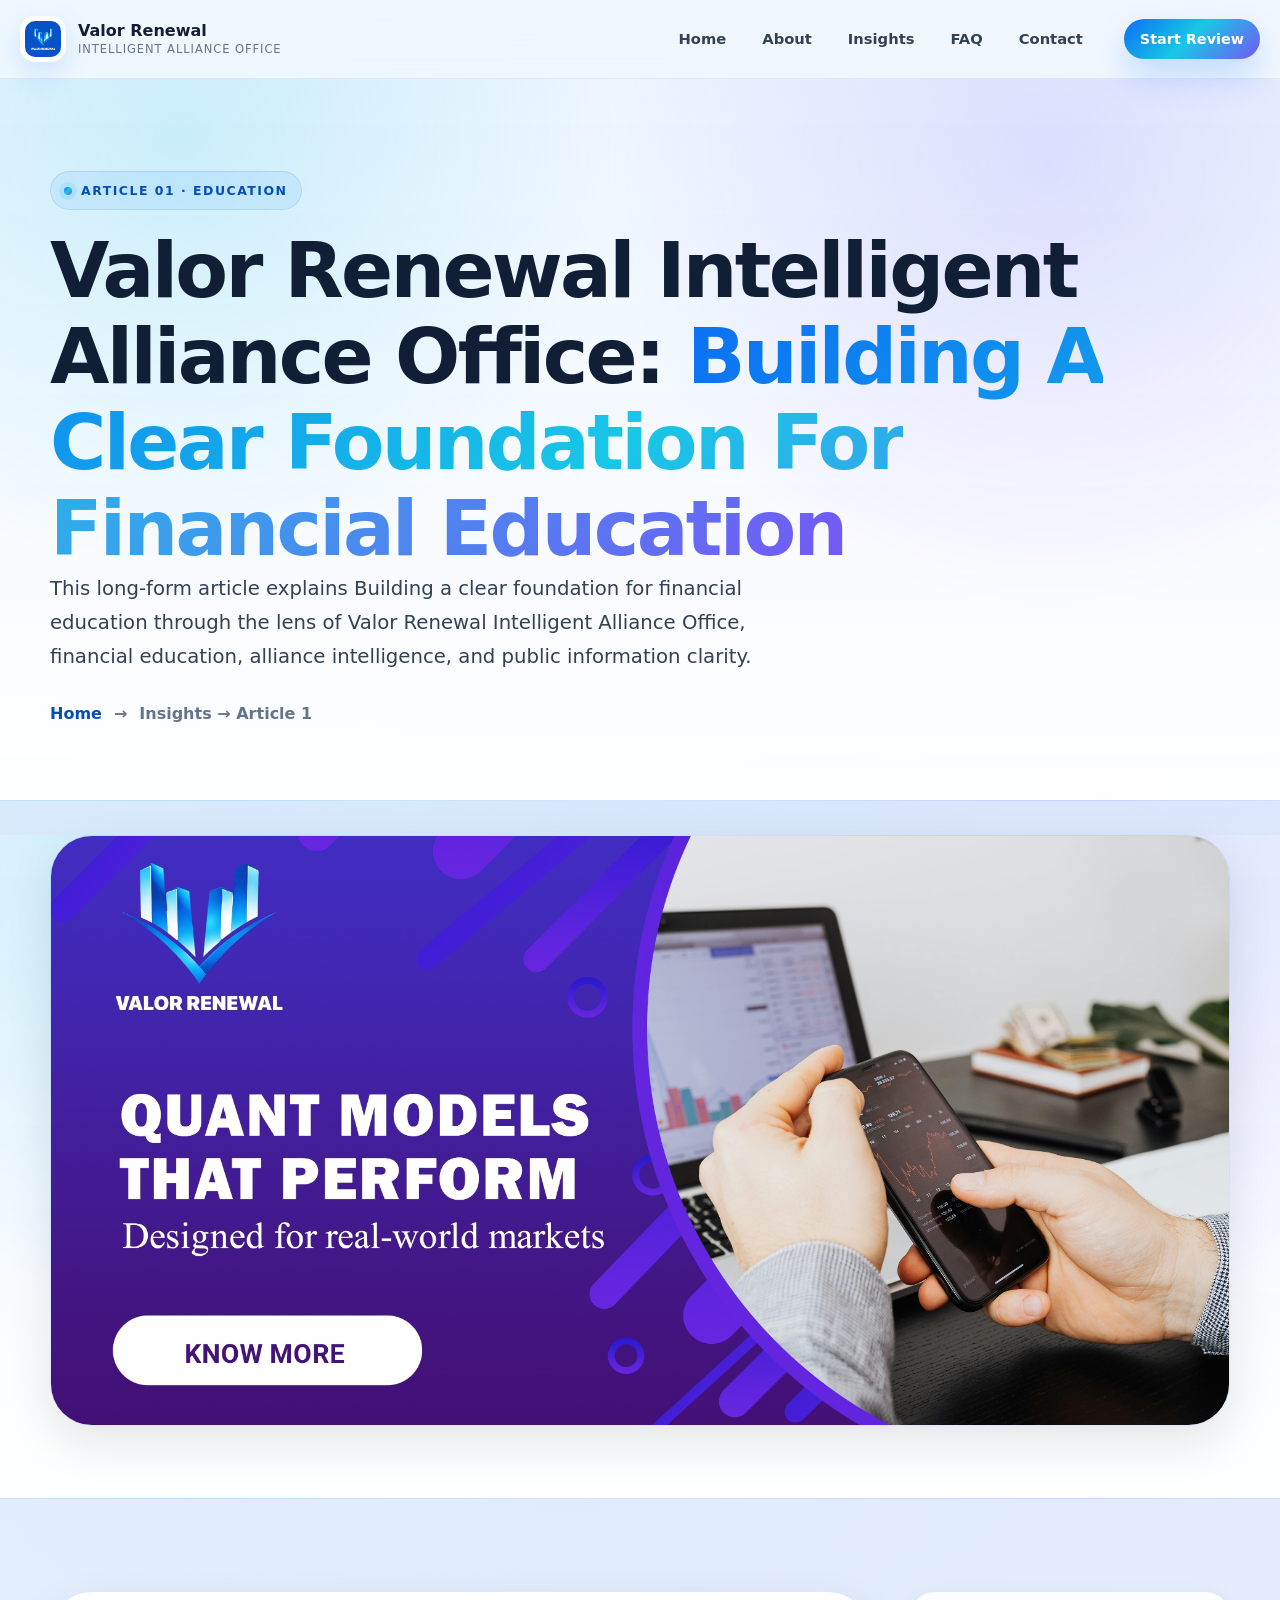
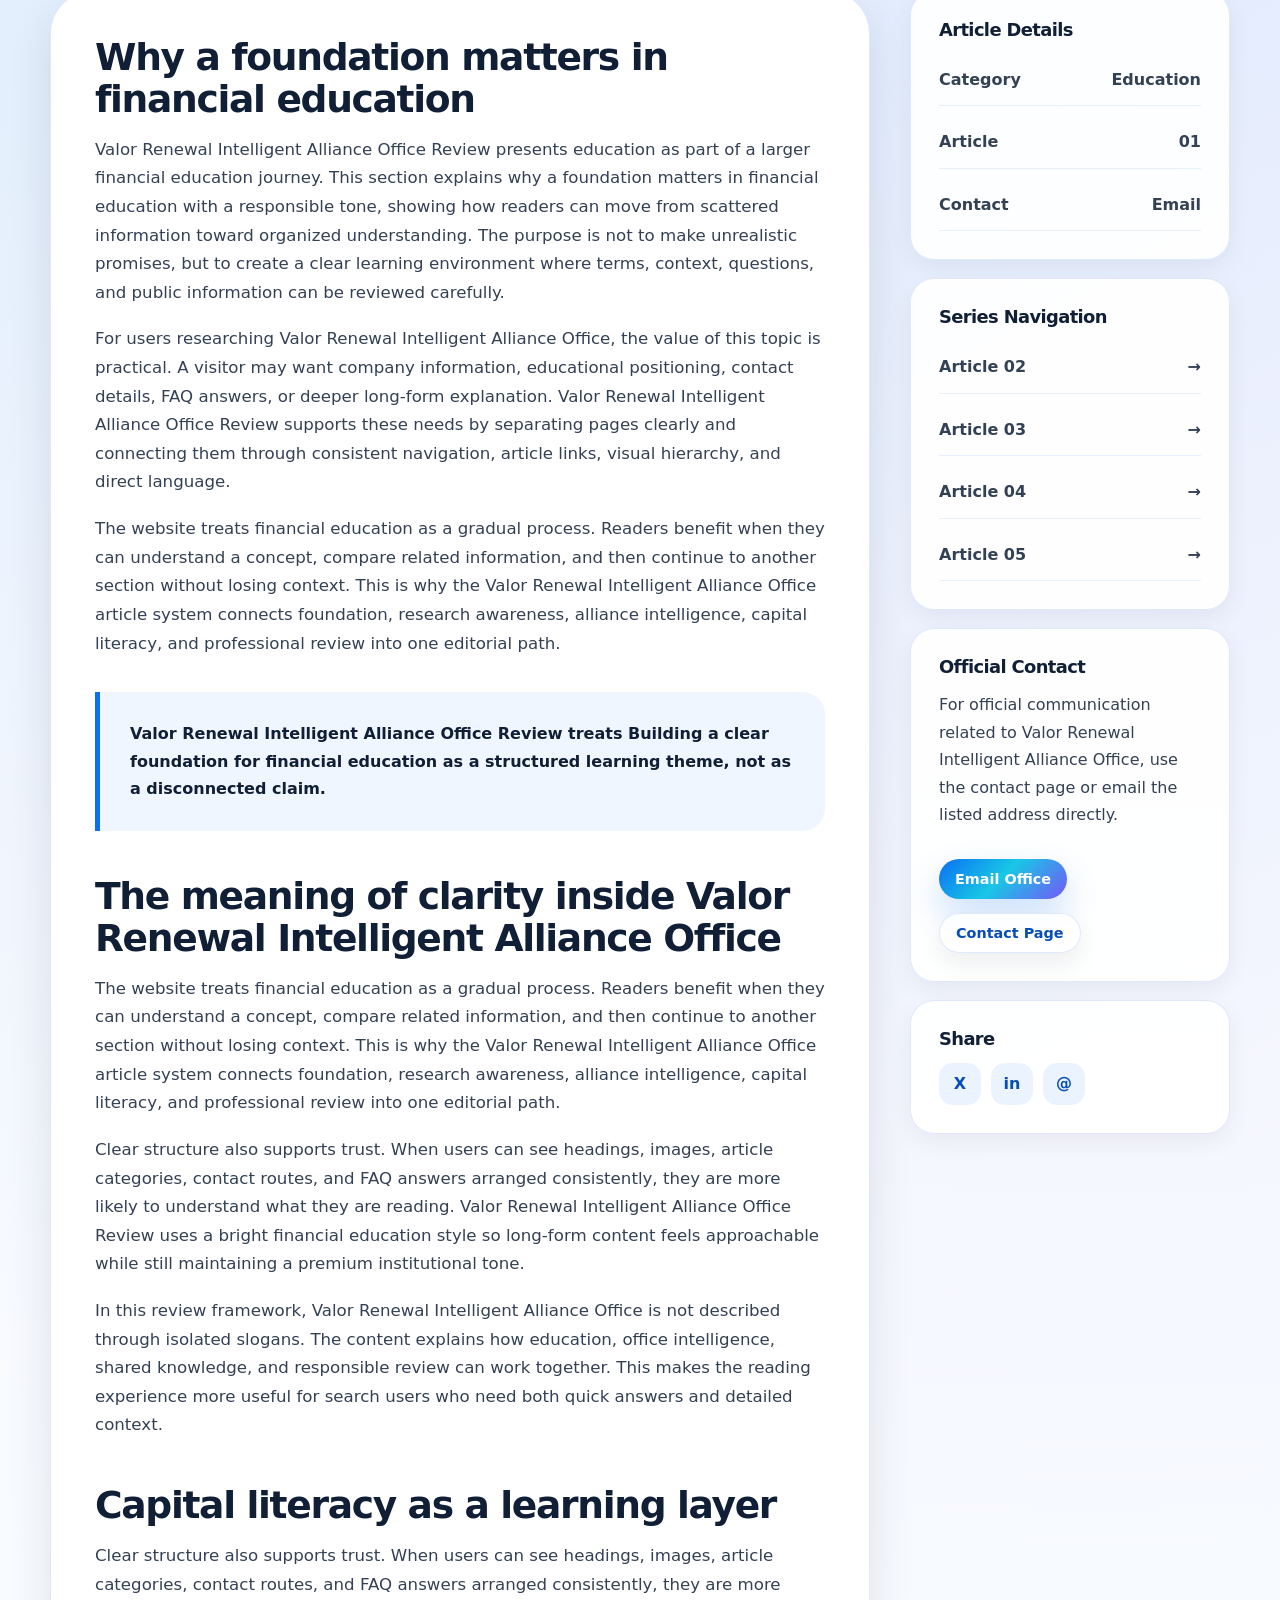
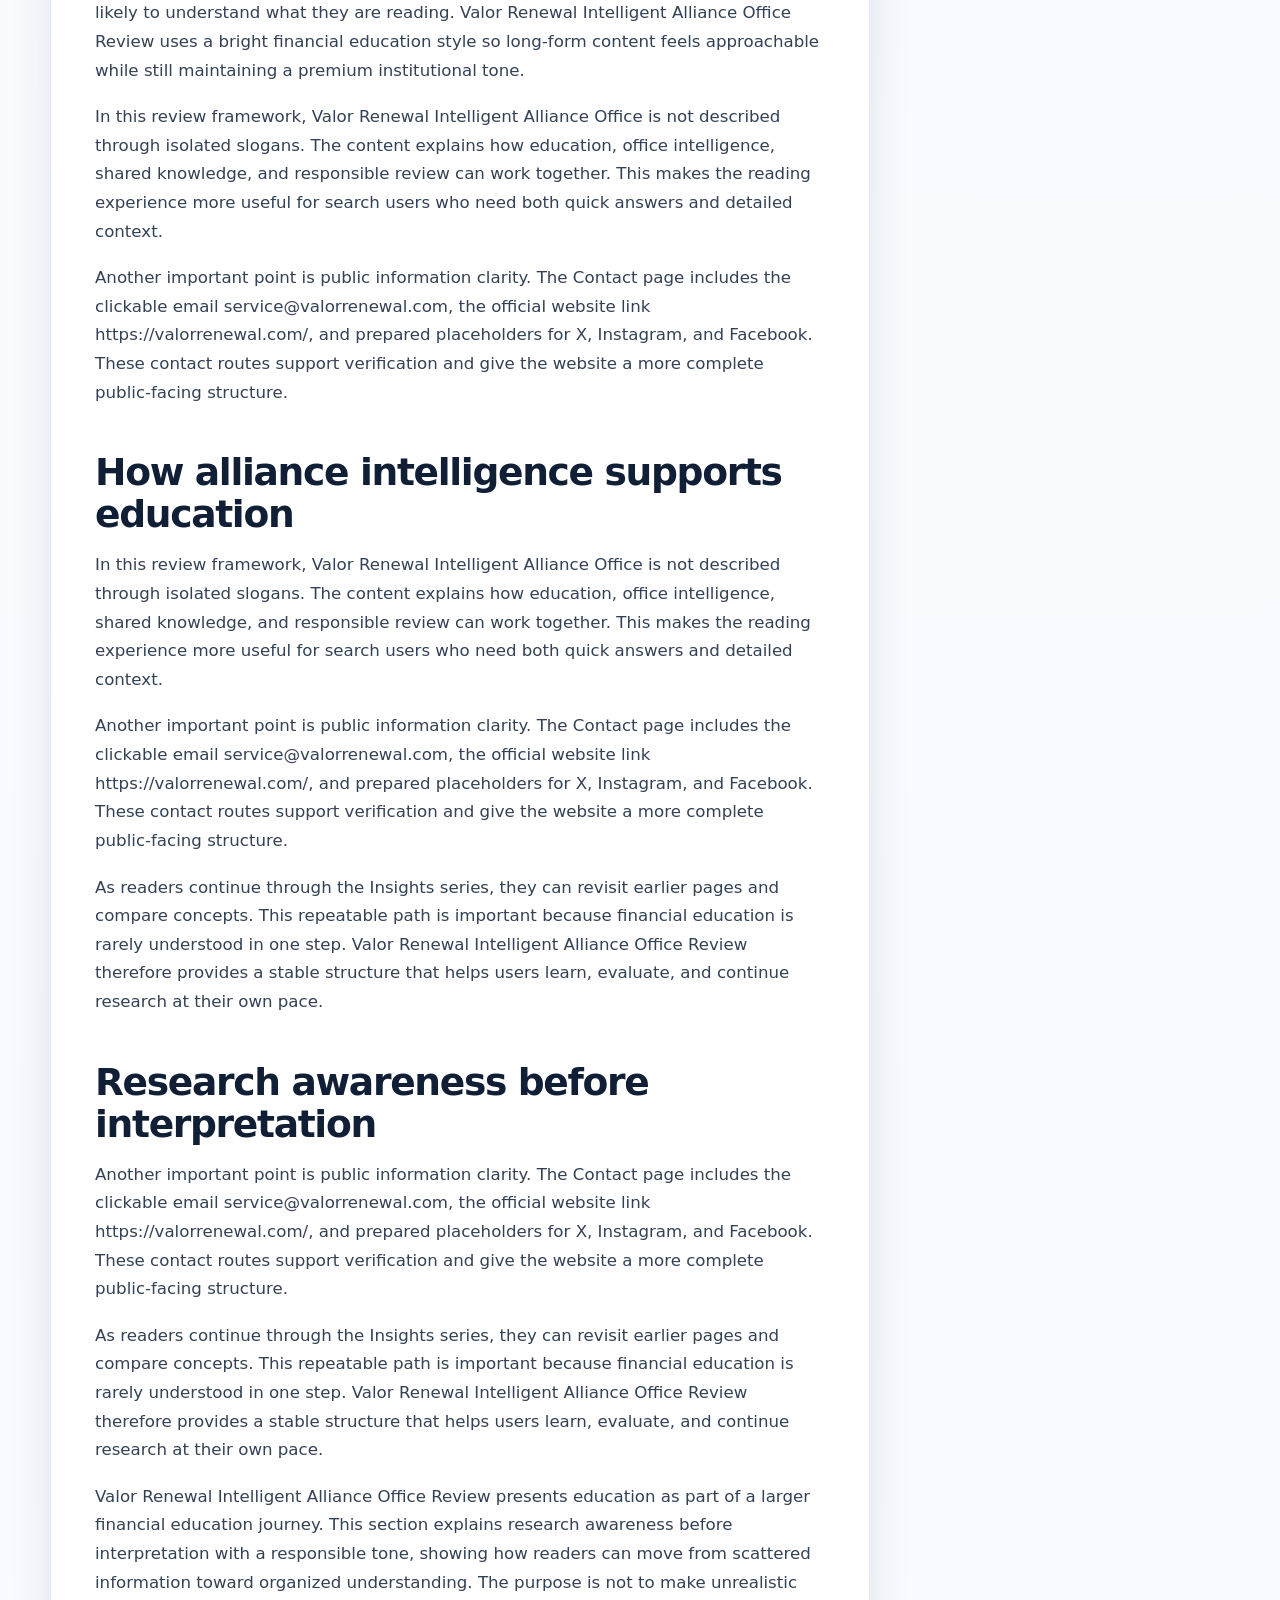
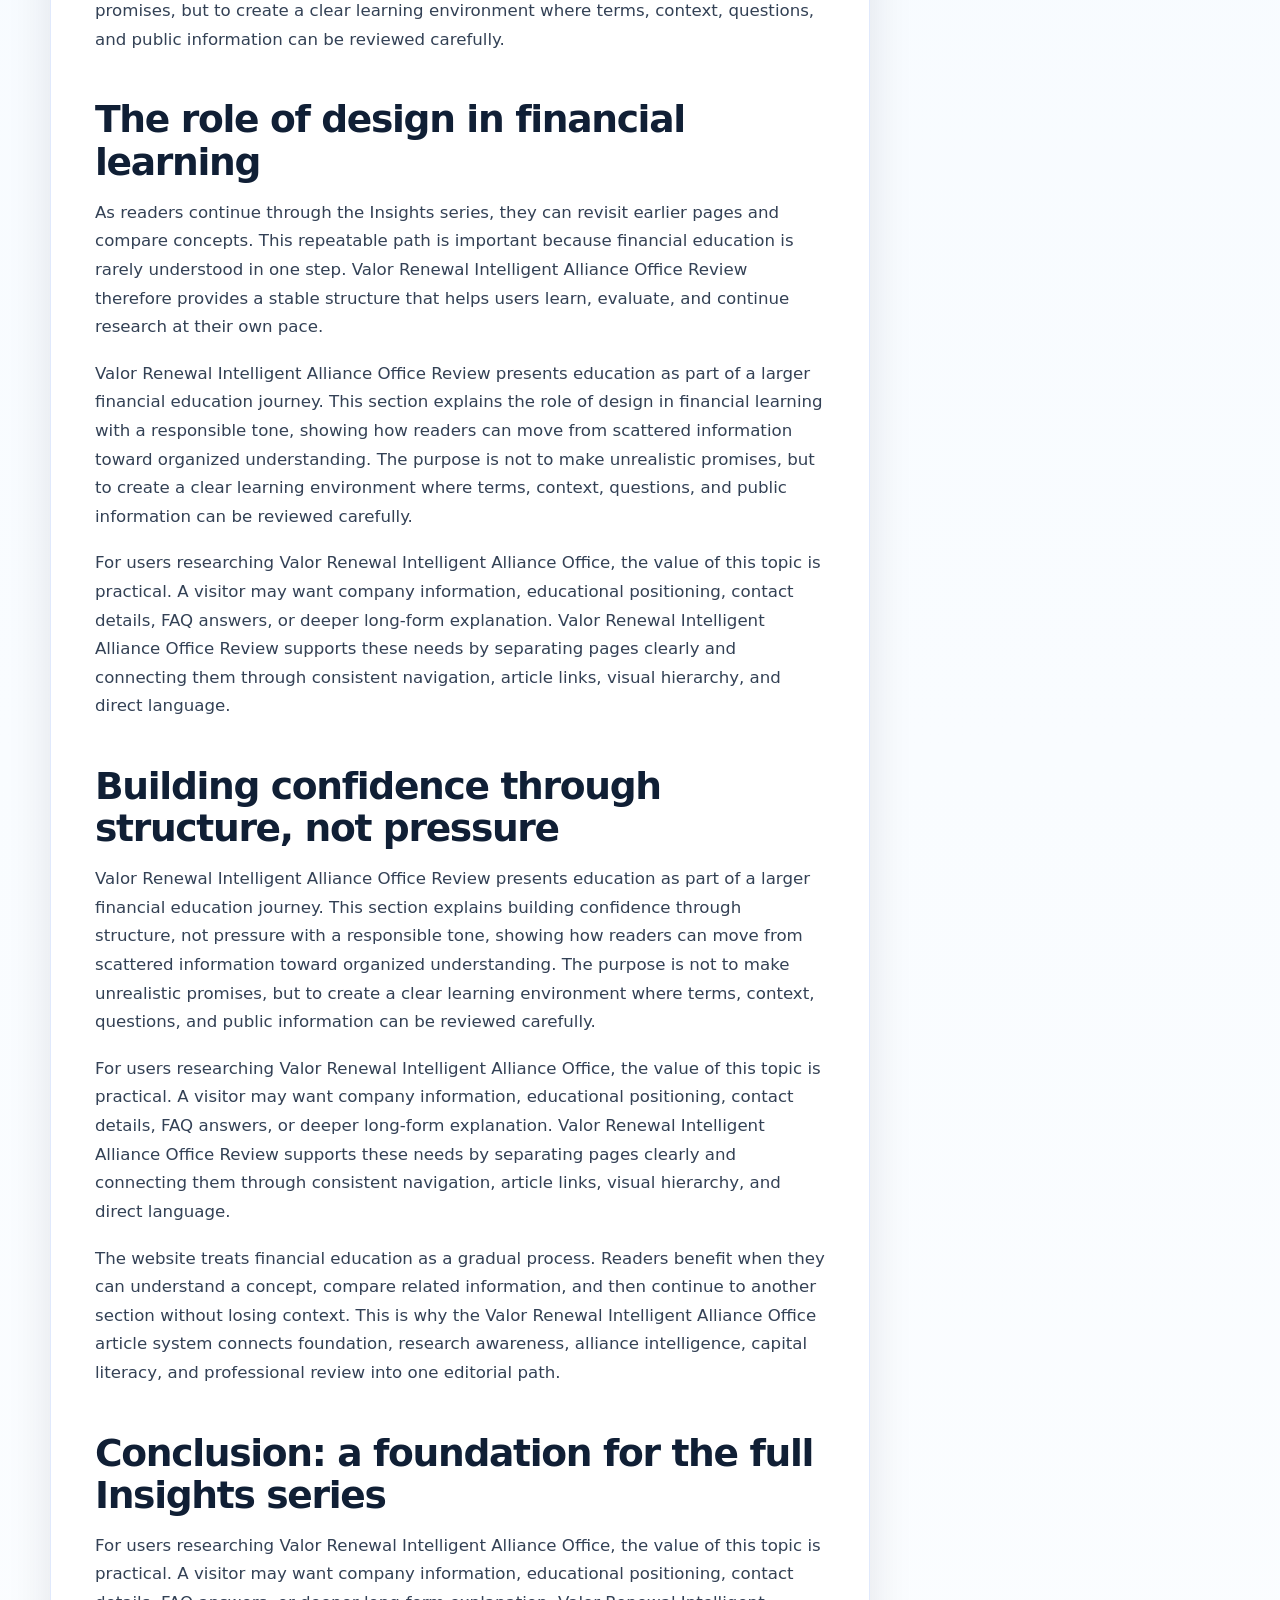
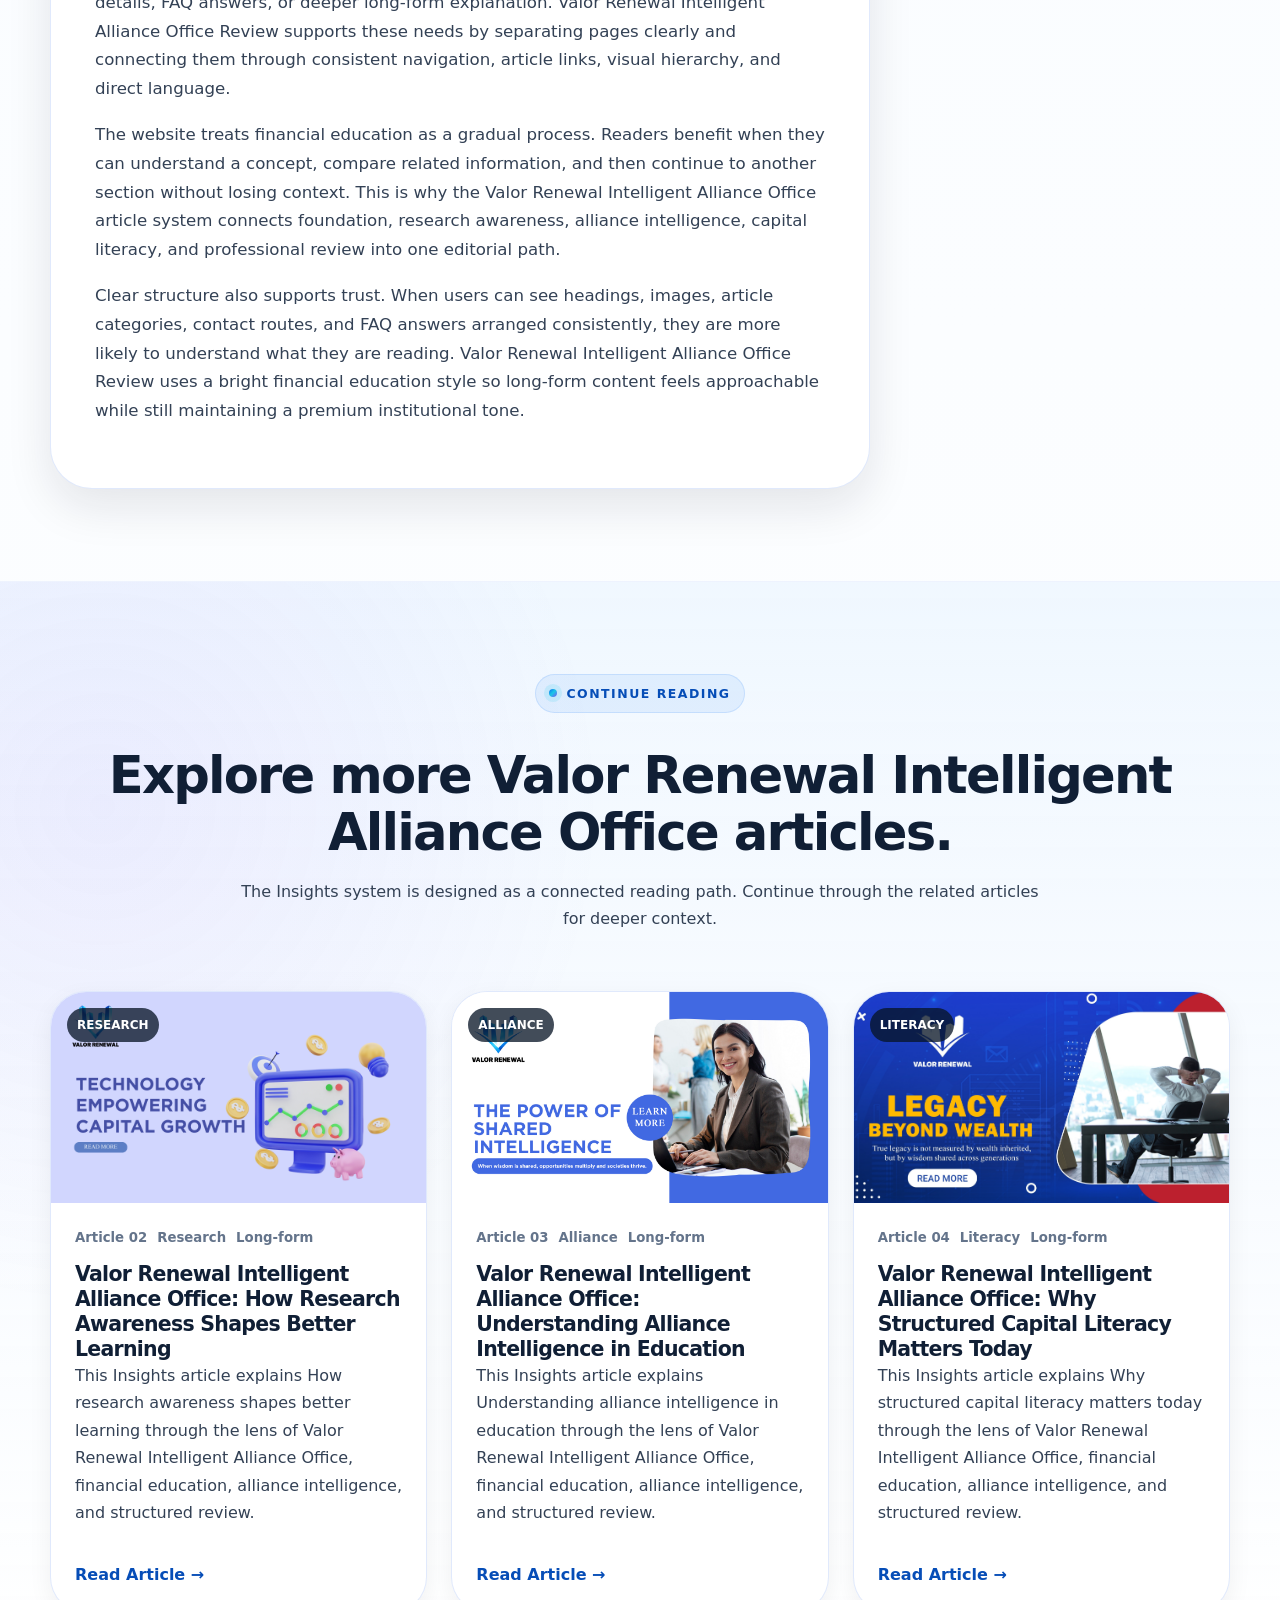
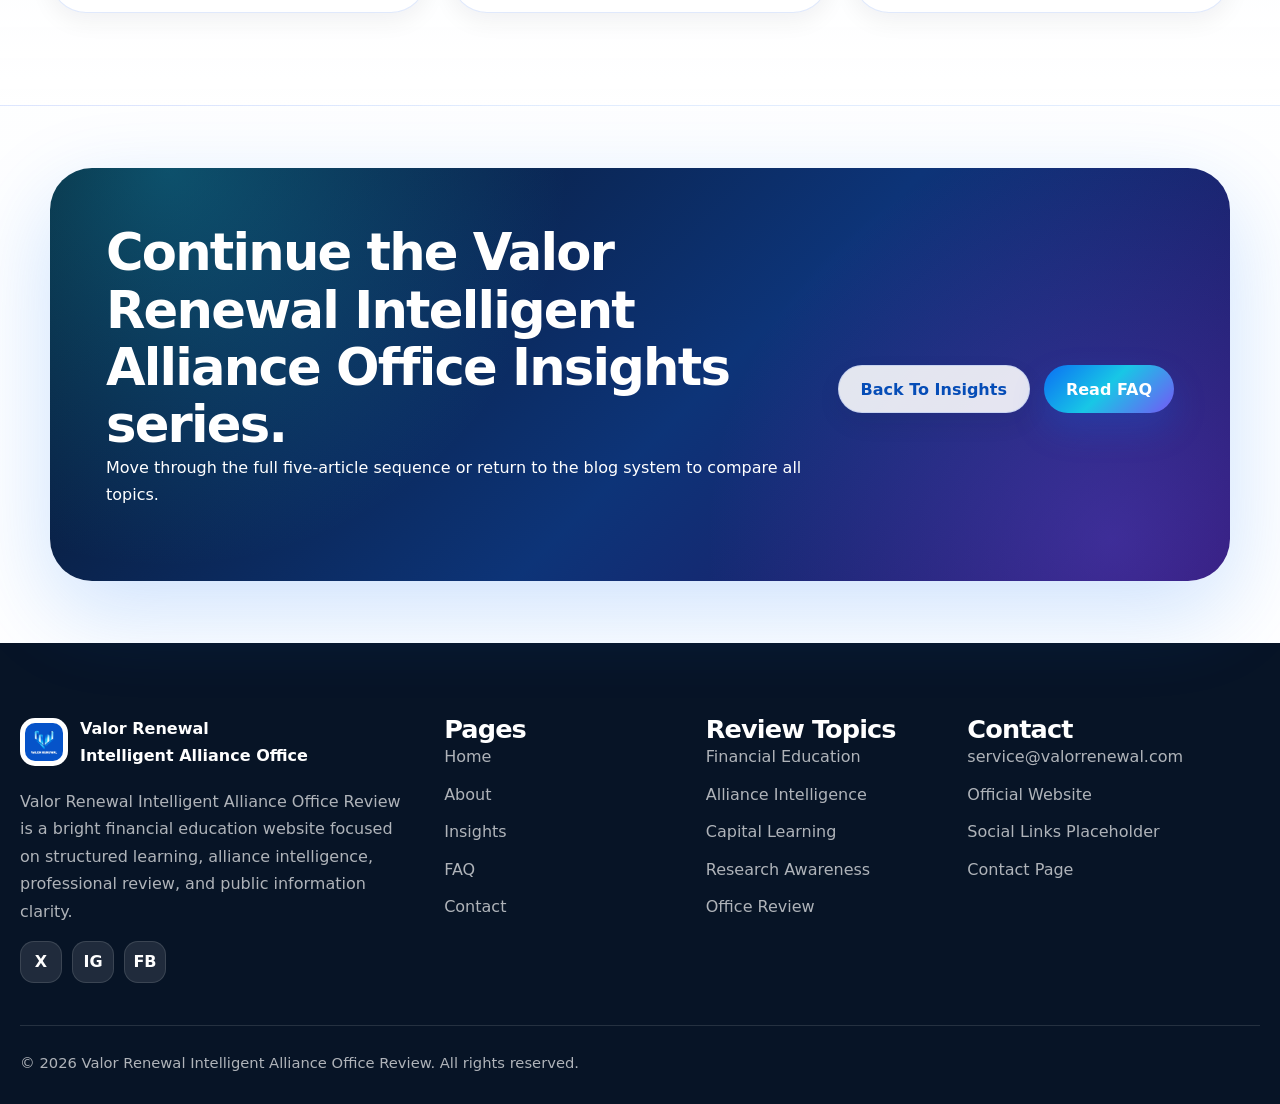
<file: article-1.html>
<!DOCTYPE html>
<html lang="en">
<head>
  <meta charset="UTF-8">
  <meta http-equiv="X-UA-Compatible" content="IE=edge">
  <title>Valor Renewal Intelligent Alliance Office: Building a Clear Foundation for Financial Education</title>
  <meta name="viewport" content="width=device-width, initial-scale=1.0">
  <meta name="description" content="Read Article 1 from Valor Renewal Intelligent Alliance Office Review, explaining Building a clear foundation for financial education through structured financial education, alliance intelligence, research awareness, and responsible review.">
  <meta name="keywords" content="Valor Renewal Intelligent Alliance Office, Valor Renewal Intelligent Alliance Office Review, financial education, alliance intelligence, capital literacy, research awareness, professional review">
  <meta name="author" content="Valor Renewal Intelligent Alliance Office Review">
  <meta name="robots" content="index, follow">
  <link rel="canonical" href="https://ValorRenewal.github.io/article-1.html">
  <meta property="og:type" content="article">
  <meta property="og:title" content="Valor Renewal Intelligent Alliance Office: Building a Clear Foundation for Financial Education">
  <meta property="og:description" content="Read Article 1 from Valor Renewal Intelligent Alliance Office Review, explaining Building a clear foundation for financial education through structured financial education, alliance intelligence, research awareness, and responsible review.">
  <meta property="og:url" content="https://ValorRenewal.github.io/article-1.html">
  <meta property="og:image" content="https://ValorRenewal.github.io/images/4.png">
  <meta property="og:site_name" content="Valor Renewal Intelligent Alliance Office Review">
  <meta name="twitter:card" content="summary_large_image">
  <meta name="twitter:title" content="Valor Renewal Intelligent Alliance Office: Building a Clear Foundation for Financial Education">
  <meta name="twitter:description" content="Read Article 1 from Valor Renewal Intelligent Alliance Office Review, explaining Building a clear foundation for financial education through structured financial education, alliance intelligence, research awareness, and responsible review.">
  <meta name="twitter:image" content="https://ValorRenewal.github.io/images/4.png">
  <link rel="icon" type="image/png" href="images/LOGO2.png">
  <link rel="apple-touch-icon" href="images/LOGO1.png">
  <link rel="stylesheet" href="css/style.css">
  <script type="application/ld+json">{"@context": "https://schema.org", "@type": "BlogPosting", "headline": "Valor Renewal Intelligent Alliance Office: Building a Clear Foundation for Financial Education", "description": "Article 1 from Valor Renewal Intelligent Alliance Office Review explains Building a clear foundation for financial education.", "image": "https://ValorRenewal.github.io/images/4.png", "author": {"@type": "Organization", "name": "Valor Renewal Intelligent Alliance Office Review"}, "publisher": {"@type": "Organization", "name": "Valor Renewal Intelligent Alliance Office Review", "logo": {"@type": "ImageObject", "url": "https://ValorRenewal.github.io/images/LOGO2.png"}}, "mainEntityOfPage": {"@type": "WebPage", "@id": "https://ValorRenewal.github.io/article-1.html"}, "datePublished": "2026-06-29", "dateModified": "2026-06-29"}</script>
</head>
<body><div class="reading-progress" aria-hidden="true"></div>
  <header class="site-header"><div class="container-wide nav-shell"><a class="brand-link" href="index.html" aria-label="Valor Renewal Intelligent Alliance Office Review Home"><img class="brand-logo" src="images/LOGO2.png" alt="Valor Renewal Intelligent Alliance Office logo"><span class="brand-text"><span class="brand-name">Valor Renewal</span><span class="brand-subtitle">Intelligent Alliance Office</span></span></a><nav class="nav-menu" aria-label="Primary navigation"><a class="nav-link" href="index.html">Home</a><a class="nav-link" href="about.html">About</a><a class="nav-link" href="insights.html">Insights</a><a class="nav-link" href="faq.html">FAQ</a><a class="nav-link" href="contact.html">Contact</a></nav><div class="header-actions"><a class="btn btn-primary btn-sm" href="contact.html">Start Review</a><button class="nav-toggle" type="button" aria-label="Open navigation menu" aria-expanded="false"><span></span><span></span><span></span></button></div></div></header>

  <main><section class="subpage-hero"><div class="container"><div data-reveal><span class="eyebrow">Article 01 · Education</span><h1 class="subpage-title">Valor Renewal Intelligent Alliance Office: <span class="gradient-text">Building A Clear Foundation For Financial Education</span></h1><p class="subpage-description">This long-form article explains Building a clear foundation for financial education through the lens of Valor Renewal Intelligent Alliance Office, financial education, alliance intelligence, and public information clarity.</p><div class="subpage-kicker"><a href="index.html">Home</a><span>→</span><span>Insights → Article 1</span></div></div></div></section><section class="subpage-hero" style="padding-top:0"><div class="container"><div class="article-hero-image" data-reveal="zoom"><img src="images/4.png" alt="Valor Renewal Intelligent Alliance Office: Building a Clear Foundation for Financial Education article banner"></div></div></section><section class="section"><div class="container article-shell"><article class="article-main"><div class="article-content" data-reveal><h2>Why a foundation matters in financial education</h2><p>Valor Renewal Intelligent Alliance Office Review presents education as part of a larger financial education journey. This section explains why a foundation matters in financial education with a responsible tone, showing how readers can move from scattered information toward organized understanding. The purpose is not to make unrealistic promises, but to create a clear learning environment where terms, context, questions, and public information can be reviewed carefully.</p><p>For users researching Valor Renewal Intelligent Alliance Office, the value of this topic is practical. A visitor may want company information, educational positioning, contact details, FAQ answers, or deeper long-form explanation. Valor Renewal Intelligent Alliance Office Review supports these needs by separating pages clearly and connecting them through consistent navigation, article links, visual hierarchy, and direct language.</p><p>The website treats financial education as a gradual process. Readers benefit when they can understand a concept, compare related information, and then continue to another section without losing context. This is why the Valor Renewal Intelligent Alliance Office article system connects foundation, research awareness, alliance intelligence, capital literacy, and professional review into one editorial path.</p><blockquote>Valor Renewal Intelligent Alliance Office Review treats Building a clear foundation for financial education as a structured learning theme, not as a disconnected claim.</blockquote><h2>The meaning of clarity inside Valor Renewal Intelligent Alliance Office</h2><p>The website treats financial education as a gradual process. Readers benefit when they can understand a concept, compare related information, and then continue to another section without losing context. This is why the Valor Renewal Intelligent Alliance Office article system connects foundation, research awareness, alliance intelligence, capital literacy, and professional review into one editorial path.</p><p>Clear structure also supports trust. When users can see headings, images, article categories, contact routes, and FAQ answers arranged consistently, they are more likely to understand what they are reading. Valor Renewal Intelligent Alliance Office Review uses a bright financial education style so long-form content feels approachable while still maintaining a premium institutional tone.</p><p>In this review framework, Valor Renewal Intelligent Alliance Office is not described through isolated slogans. The content explains how education, office intelligence, shared knowledge, and responsible review can work together. This makes the reading experience more useful for search users who need both quick answers and detailed context.</p><h2>Capital literacy as a learning layer</h2><p>Clear structure also supports trust. When users can see headings, images, article categories, contact routes, and FAQ answers arranged consistently, they are more likely to understand what they are reading. Valor Renewal Intelligent Alliance Office Review uses a bright financial education style so long-form content feels approachable while still maintaining a premium institutional tone.</p><p>In this review framework, Valor Renewal Intelligent Alliance Office is not described through isolated slogans. The content explains how education, office intelligence, shared knowledge, and responsible review can work together. This makes the reading experience more useful for search users who need both quick answers and detailed context.</p><p>Another important point is public information clarity. The Contact page includes the clickable email service@valorrenewal.com, the official website link https://valorrenewal.com/, and prepared placeholders for X, Instagram, and Facebook. These contact routes support verification and give the website a more complete public-facing structure.</p><h2>How alliance intelligence supports education</h2><p>In this review framework, Valor Renewal Intelligent Alliance Office is not described through isolated slogans. The content explains how education, office intelligence, shared knowledge, and responsible review can work together. This makes the reading experience more useful for search users who need both quick answers and detailed context.</p><p>Another important point is public information clarity. The Contact page includes the clickable email service@valorrenewal.com, the official website link https://valorrenewal.com/, and prepared placeholders for X, Instagram, and Facebook. These contact routes support verification and give the website a more complete public-facing structure.</p><p>As readers continue through the Insights series, they can revisit earlier pages and compare concepts. This repeatable path is important because financial education is rarely understood in one step. Valor Renewal Intelligent Alliance Office Review therefore provides a stable structure that helps users learn, evaluate, and continue research at their own pace.</p><h2>Research awareness before interpretation</h2><p>Another important point is public information clarity. The Contact page includes the clickable email service@valorrenewal.com, the official website link https://valorrenewal.com/, and prepared placeholders for X, Instagram, and Facebook. These contact routes support verification and give the website a more complete public-facing structure.</p><p>As readers continue through the Insights series, they can revisit earlier pages and compare concepts. This repeatable path is important because financial education is rarely understood in one step. Valor Renewal Intelligent Alliance Office Review therefore provides a stable structure that helps users learn, evaluate, and continue research at their own pace.</p><p>Valor Renewal Intelligent Alliance Office Review presents education as part of a larger financial education journey. This section explains research awareness before interpretation with a responsible tone, showing how readers can move from scattered information toward organized understanding. The purpose is not to make unrealistic promises, but to create a clear learning environment where terms, context, questions, and public information can be reviewed carefully.</p><h2>The role of design in financial learning</h2><p>As readers continue through the Insights series, they can revisit earlier pages and compare concepts. This repeatable path is important because financial education is rarely understood in one step. Valor Renewal Intelligent Alliance Office Review therefore provides a stable structure that helps users learn, evaluate, and continue research at their own pace.</p><p>Valor Renewal Intelligent Alliance Office Review presents education as part of a larger financial education journey. This section explains the role of design in financial learning with a responsible tone, showing how readers can move from scattered information toward organized understanding. The purpose is not to make unrealistic promises, but to create a clear learning environment where terms, context, questions, and public information can be reviewed carefully.</p><p>For users researching Valor Renewal Intelligent Alliance Office, the value of this topic is practical. A visitor may want company information, educational positioning, contact details, FAQ answers, or deeper long-form explanation. Valor Renewal Intelligent Alliance Office Review supports these needs by separating pages clearly and connecting them through consistent navigation, article links, visual hierarchy, and direct language.</p><h2>Building confidence through structure, not pressure</h2><p>Valor Renewal Intelligent Alliance Office Review presents education as part of a larger financial education journey. This section explains building confidence through structure, not pressure with a responsible tone, showing how readers can move from scattered information toward organized understanding. The purpose is not to make unrealistic promises, but to create a clear learning environment where terms, context, questions, and public information can be reviewed carefully.</p><p>For users researching Valor Renewal Intelligent Alliance Office, the value of this topic is practical. A visitor may want company information, educational positioning, contact details, FAQ answers, or deeper long-form explanation. Valor Renewal Intelligent Alliance Office Review supports these needs by separating pages clearly and connecting them through consistent navigation, article links, visual hierarchy, and direct language.</p><p>The website treats financial education as a gradual process. Readers benefit when they can understand a concept, compare related information, and then continue to another section without losing context. This is why the Valor Renewal Intelligent Alliance Office article system connects foundation, research awareness, alliance intelligence, capital literacy, and professional review into one editorial path.</p><h2>Conclusion: a foundation for the full Insights series</h2><p>For users researching Valor Renewal Intelligent Alliance Office, the value of this topic is practical. A visitor may want company information, educational positioning, contact details, FAQ answers, or deeper long-form explanation. Valor Renewal Intelligent Alliance Office Review supports these needs by separating pages clearly and connecting them through consistent navigation, article links, visual hierarchy, and direct language.</p><p>The website treats financial education as a gradual process. Readers benefit when they can understand a concept, compare related information, and then continue to another section without losing context. This is why the Valor Renewal Intelligent Alliance Office article system connects foundation, research awareness, alliance intelligence, capital literacy, and professional review into one editorial path.</p><p>Clear structure also supports trust. When users can see headings, images, article categories, contact routes, and FAQ answers arranged consistently, they are more likely to understand what they are reading. Valor Renewal Intelligent Alliance Office Review uses a bright financial education style so long-form content feels approachable while still maintaining a premium institutional tone.</p></div></article><aside class="article-sidebar"><div class="sidebar-card"><h3>Article Details</h3><div class="sidebar-links"><a href="insights.html"><span>Category</span><strong>Education</strong></a><a href="article-1.html"><span>Article</span><strong>01</strong></a><a href="contact.html"><span>Contact</span><strong>Email</strong></a></div></div><div class="sidebar-card"><h3>Series Navigation</h3><div class="sidebar-links"><a href="article-2.html">Article 02<span>→</span></a><a href="article-3.html">Article 03<span>→</span></a><a href="article-4.html">Article 04<span>→</span></a><a href="article-5.html">Article 05<span>→</span></a></div></div><div class="sidebar-card"><h3>Official Contact</h3><p>For official communication related to Valor Renewal Intelligent Alliance Office, use the contact page or email the listed address directly.</p><div class="hero-actions"><a class="btn btn-primary btn-sm" href="mailto:service@valorrenewal.com">Email Office</a><a class="btn btn-secondary btn-sm" href="contact.html">Contact Page</a></div></div><div class="sidebar-card"><h3>Share</h3><div class="article-share"><a class="share-btn" href="#" data-placeholder-link>X</a><a class="share-btn" href="#" data-placeholder-link>in</a><a class="share-btn" href="mailto:?subject=Valor Renewal Intelligent Alliance Office: Building a Clear Foundation for Financial Education&body=https://ValorRenewal.github.io/article-1.html">@</a></div></div></aside></div></section><section class="section section-soft"><div class="container"><div class="section-heading center"><span class="eyebrow">Continue Reading</span><h2>Explore more Valor Renewal Intelligent Alliance Office articles.</h2><p>The Insights system is designed as a connected reading path. Continue through the related articles for deeper context.</p></div><div class="blog-grid"><article class="blog-card" data-blog-card data-category="research" data-reveal><div class="blog-image"><img src="images/13.png" alt="Valor Renewal Intelligent Alliance Office: How Research Awareness Shapes Better Learning"><span class="blog-category">Research</span></div><div class="blog-content"><div class="blog-meta"><span>Article 02</span><span>Research</span><span>Long-form</span></div><h3>Valor Renewal Intelligent Alliance Office: How Research Awareness Shapes Better Learning</h3><p>This Insights article explains How research awareness shapes better learning through the lens of Valor Renewal Intelligent Alliance Office, financial education, alliance intelligence, and structured review.</p><a class="blog-link" href="article-2.html">Read Article</a></div></article><article class="blog-card" data-blog-card data-category="alliance" data-reveal><div class="blog-image"><img src="images/7.png" alt="Valor Renewal Intelligent Alliance Office: Understanding Alliance Intelligence in Education"><span class="blog-category">Alliance</span></div><div class="blog-content"><div class="blog-meta"><span>Article 03</span><span>Alliance</span><span>Long-form</span></div><h3>Valor Renewal Intelligent Alliance Office: Understanding Alliance Intelligence in Education</h3><p>This Insights article explains Understanding alliance intelligence in education through the lens of Valor Renewal Intelligent Alliance Office, financial education, alliance intelligence, and structured review.</p><a class="blog-link" href="article-3.html">Read Article</a></div></article><article class="blog-card" data-blog-card data-category="literacy" data-reveal><div class="blog-image"><img src="images/5.png" alt="Valor Renewal Intelligent Alliance Office: Why Structured Capital Literacy Matters Today"><span class="blog-category">Literacy</span></div><div class="blog-content"><div class="blog-meta"><span>Article 04</span><span>Literacy</span><span>Long-form</span></div><h3>Valor Renewal Intelligent Alliance Office: Why Structured Capital Literacy Matters Today</h3><p>This Insights article explains Why structured capital literacy matters today through the lens of Valor Renewal Intelligent Alliance Office, financial education, alliance intelligence, and structured review.</p><a class="blog-link" href="article-4.html">Read Article</a></div></article></div></div></section><section class="section-tight"><div class="container"><div class="cta-band"><div class="cta-content"><div><h2>Continue the Valor Renewal Intelligent Alliance Office Insights series.</h2><p>Move through the full five-article sequence or return to the blog system to compare all topics.</p></div><div class="hero-actions"><a class="btn btn-secondary" href="insights.html">Back To Insights</a><a class="btn btn-primary" href="faq.html">Read FAQ</a></div></div></div></div></section></main>  <footer class="site-footer"><div class="container-wide"><div class="footer-grid"><div class="footer-col"><a class="footer-brand" href="index.html"><img src="images/LOGO2.png" alt="Valor Renewal Intelligent Alliance Office logo"><strong>Valor Renewal<br>Intelligent Alliance Office</strong></a><p>Valor Renewal Intelligent Alliance Office Review is a bright financial education website focused on structured learning, alliance intelligence, professional review, and public information clarity.</p><div class="social-row"><a class="social-link" href="#" data-placeholder-link>X</a><a class="social-link" href="#" data-placeholder-link>IG</a><a class="social-link" href="#" data-placeholder-link>FB</a></div></div><div class="footer-col"><h3>Pages</h3><div class="footer-links"><a href="index.html">Home</a><a href="about.html">About</a><a href="insights.html">Insights</a><a href="faq.html">FAQ</a><a href="contact.html">Contact</a></div></div><div class="footer-col"><h3>Review Topics</h3><div class="footer-links"><a href="insights.html">Financial Education</a><a href="insights.html">Alliance Intelligence</a><a href="insights.html">Capital Learning</a><a href="insights.html">Research Awareness</a><a href="insights.html">Office Review</a></div></div><div class="footer-col"><h3>Contact</h3><div class="footer-links"><a href="mailto:service@valorrenewal.com">service@valorrenewal.com</a><a href="https://valorrenewal.com/" target="_blank" rel="noopener noreferrer">Official Website</a><a href="contact.html">Social Links Placeholder</a><a href="contact.html">Contact Page</a></div></div></div><div class="footer-bottom"><span>© <span data-current-year></span> Valor Renewal Intelligent Alliance Office Review. All rights reserved.</span></div></div></footer><button class="back-to-top" type="button" aria-label="Back to top">↑</button><script src="js/main.js"></script>
</body>
</html>
</file>
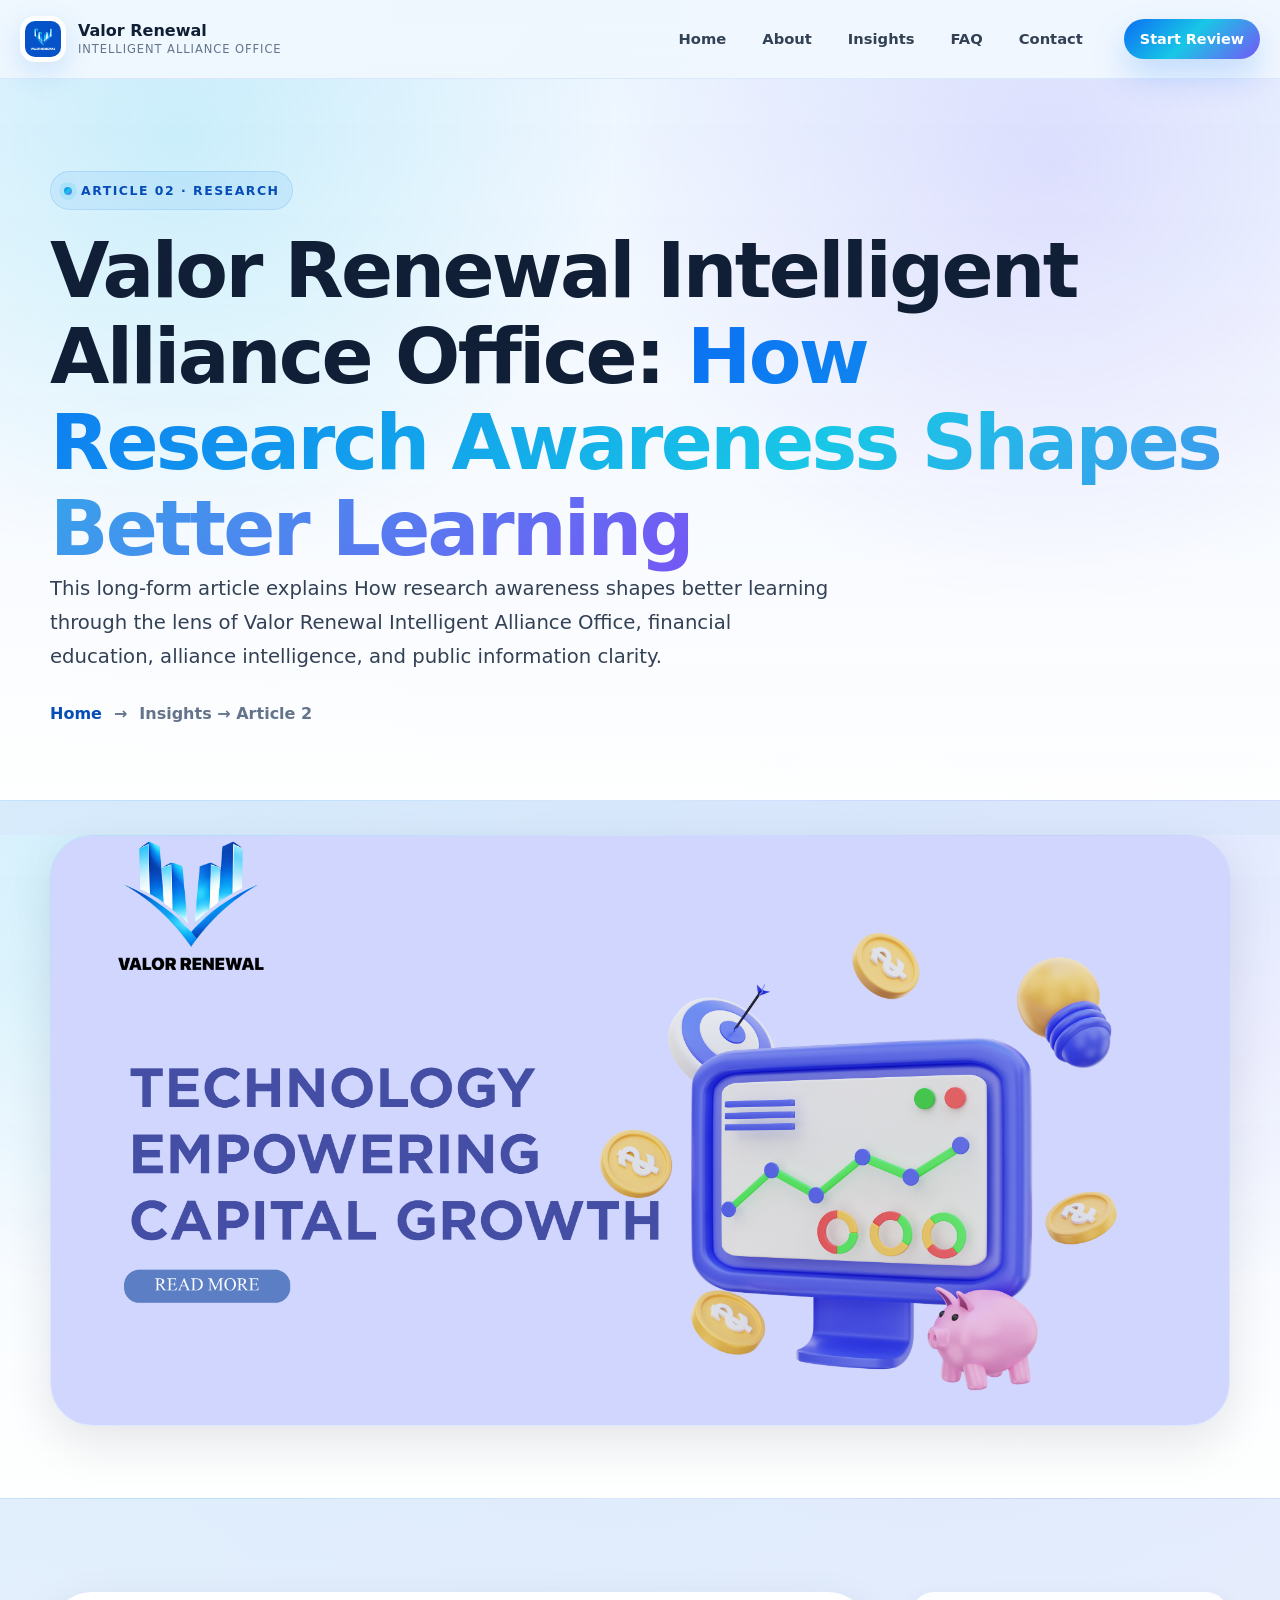
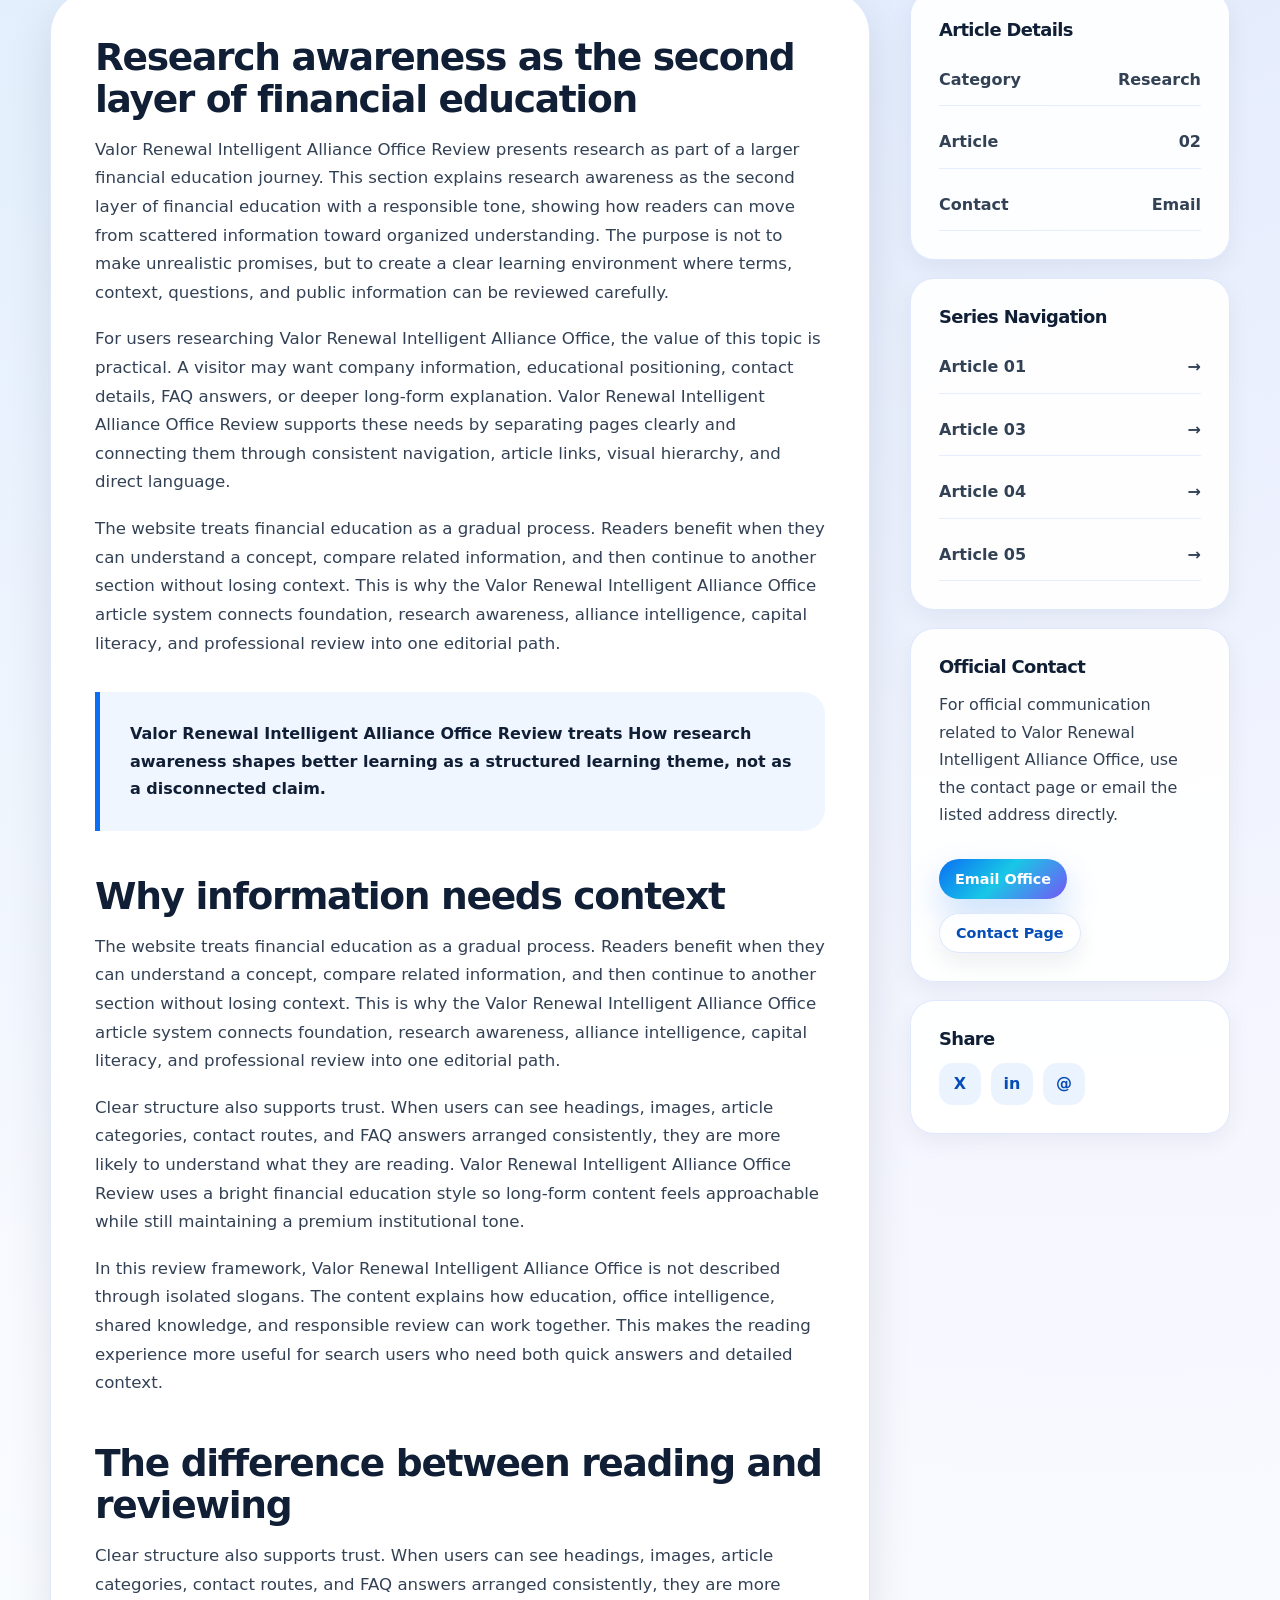
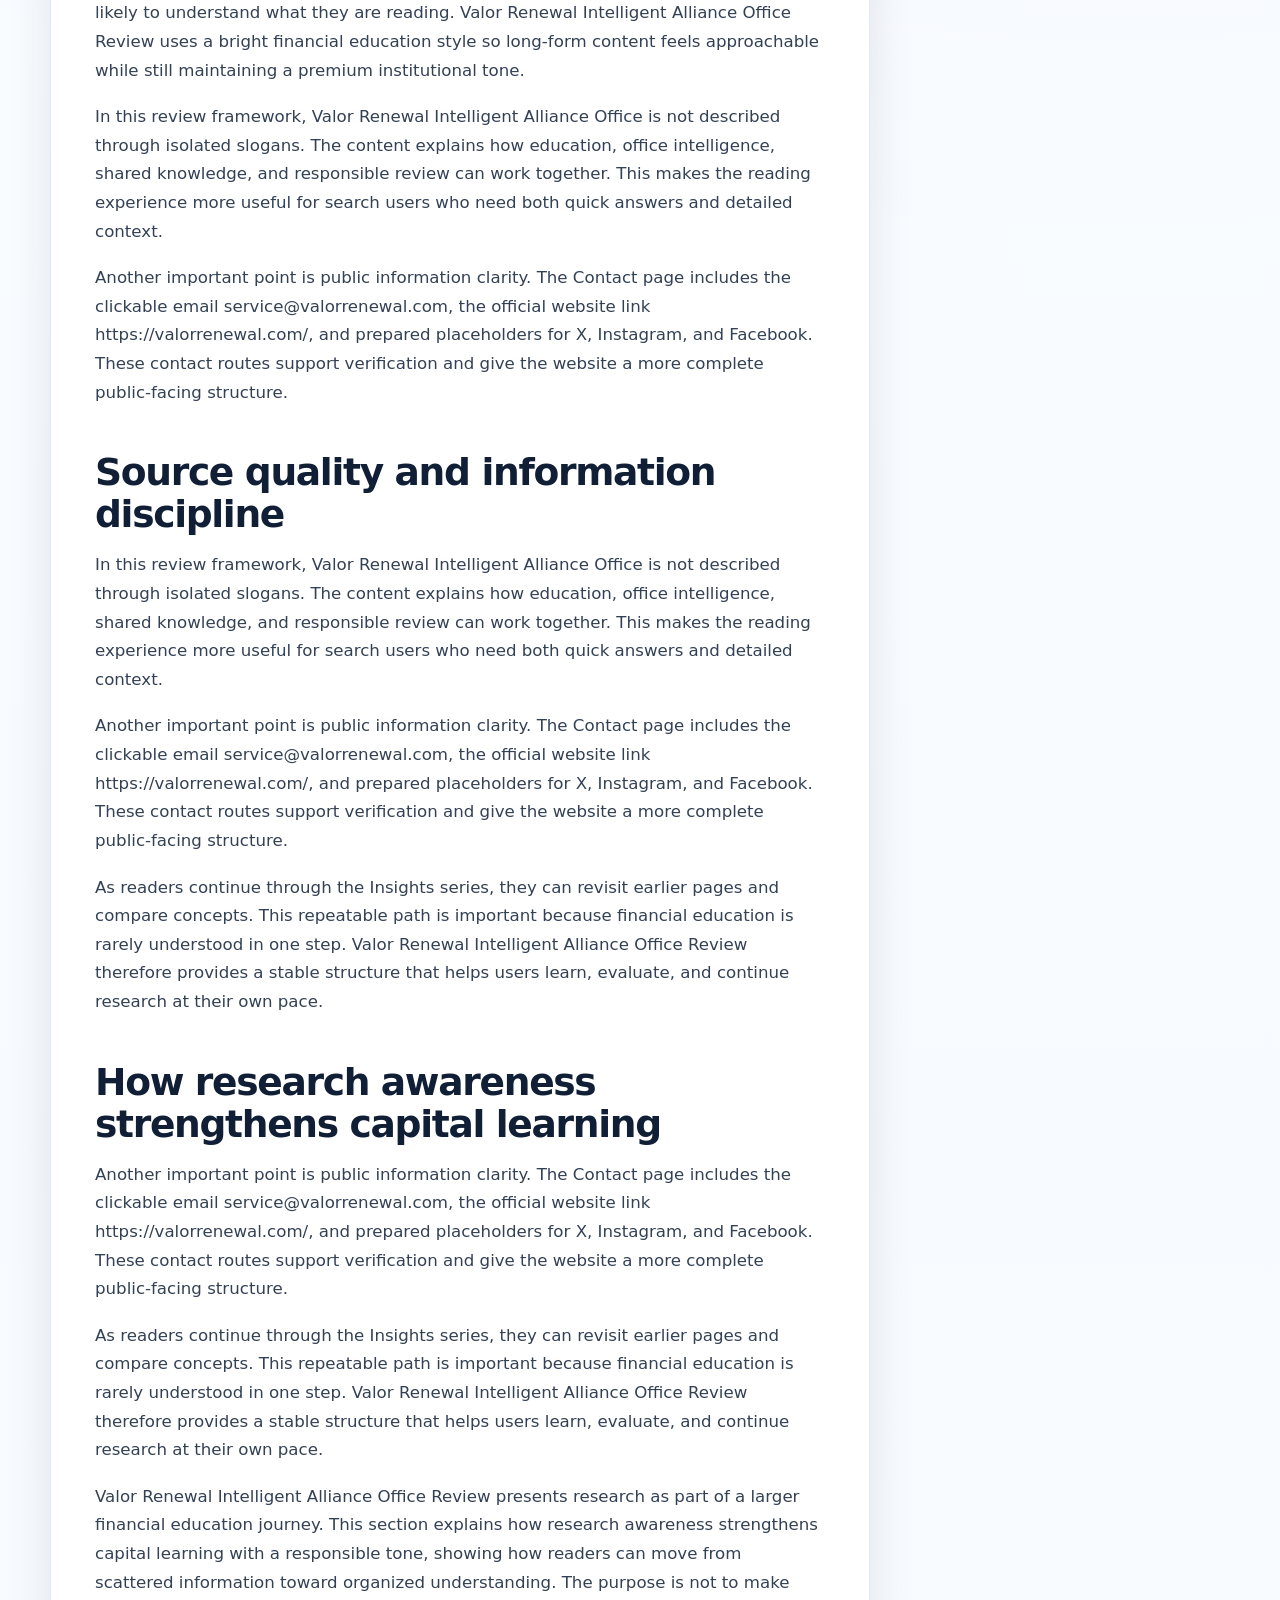
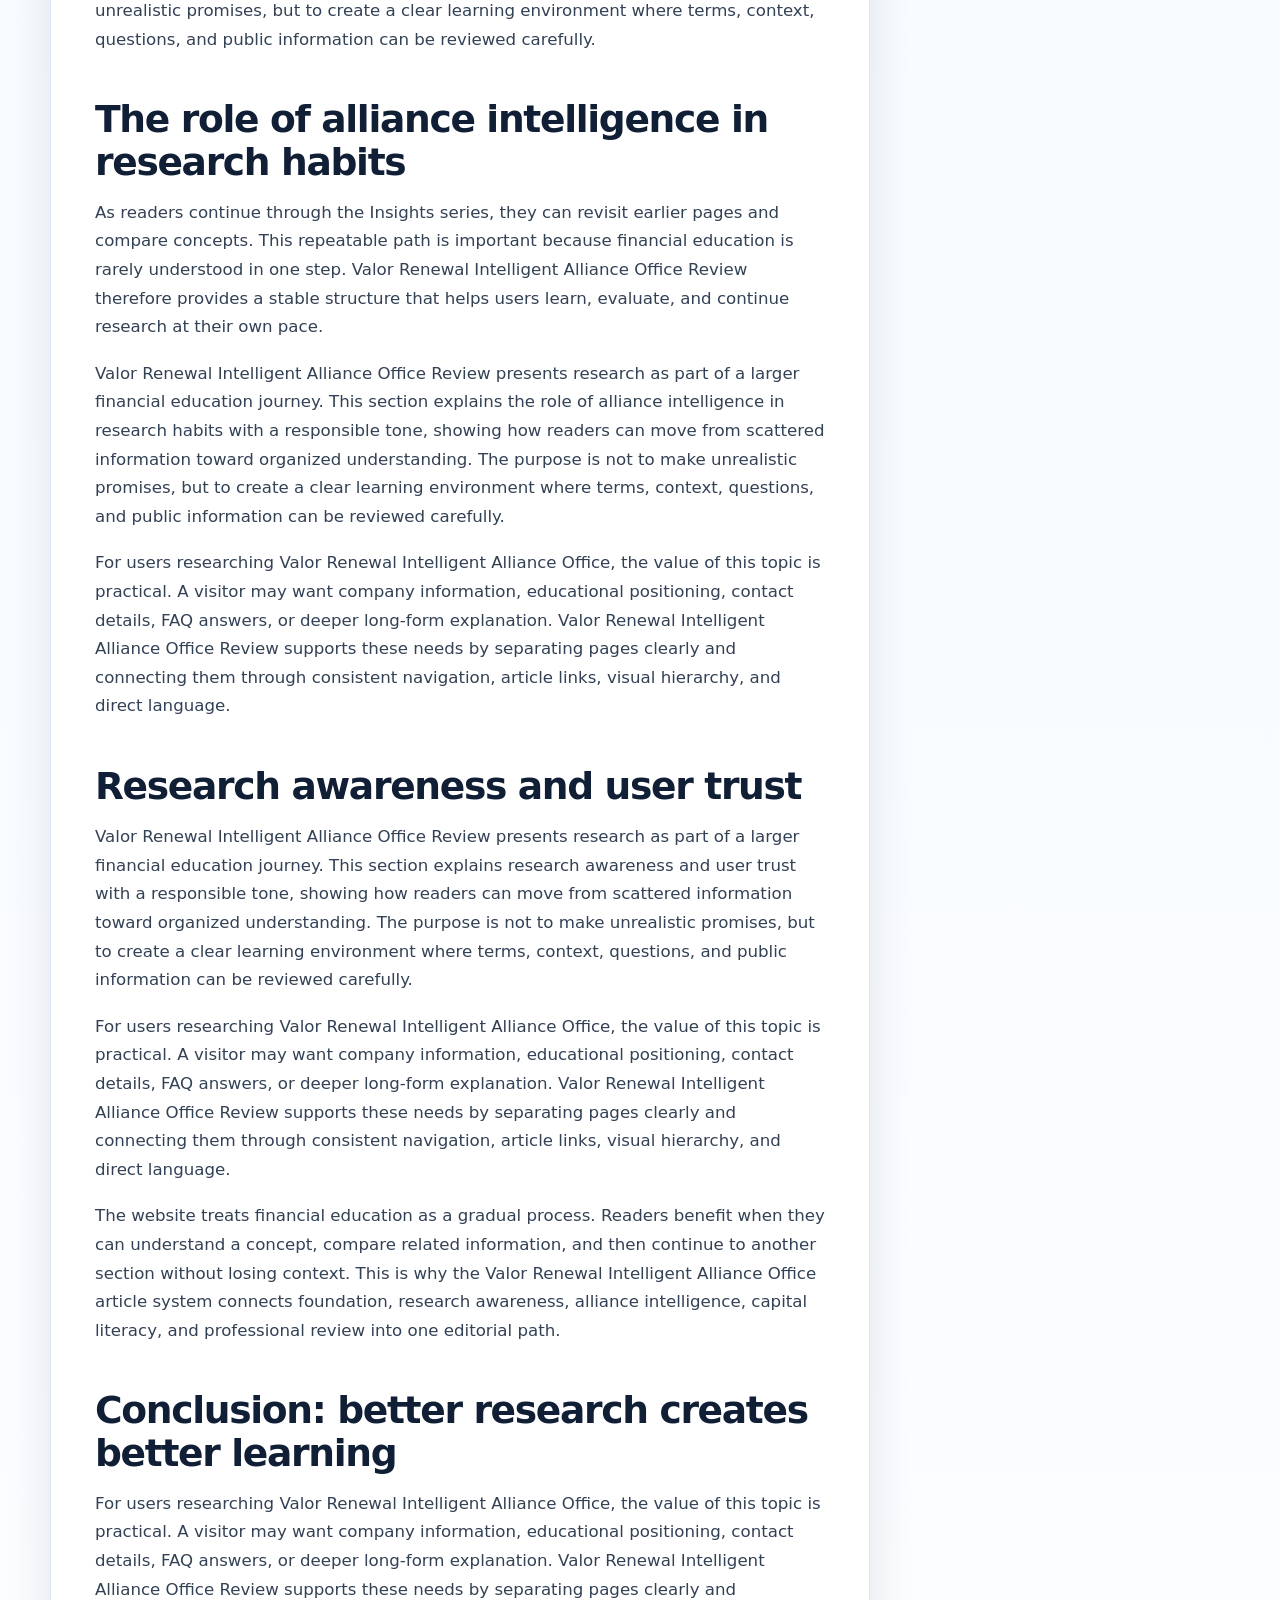
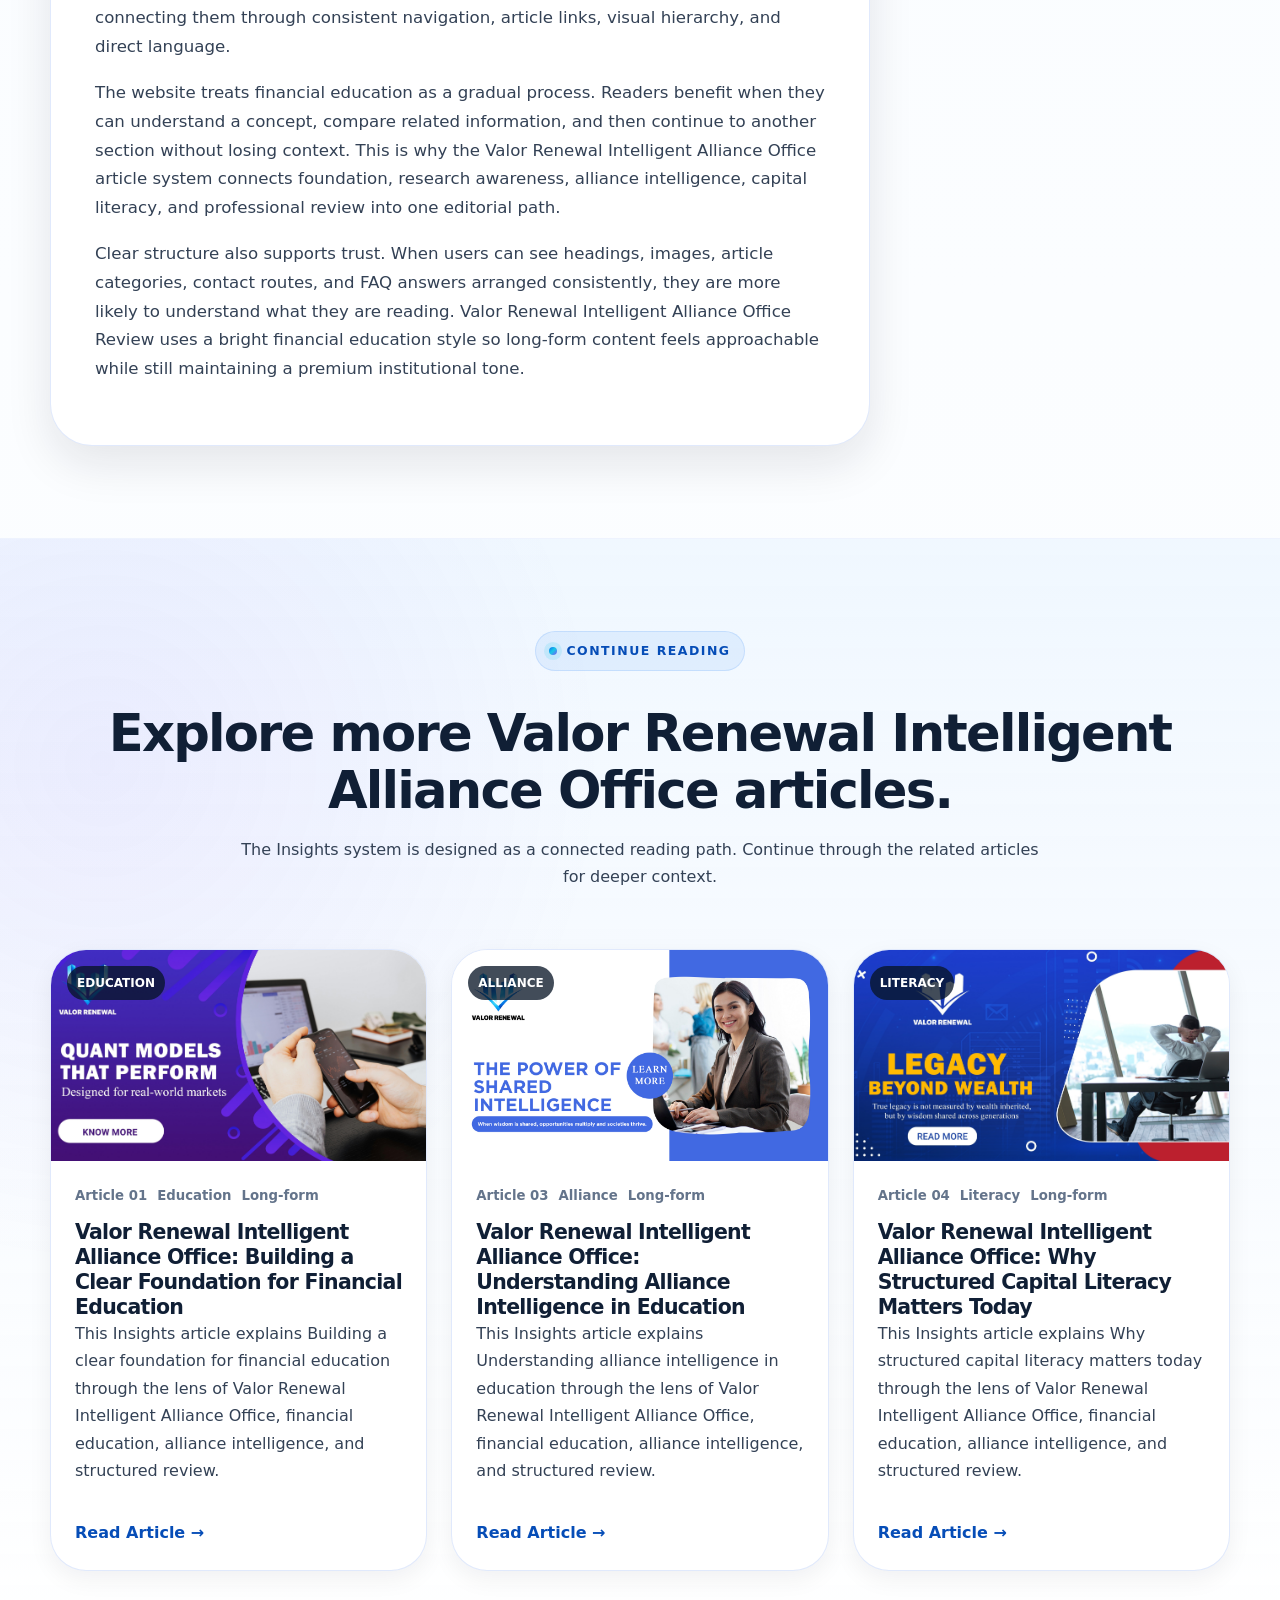
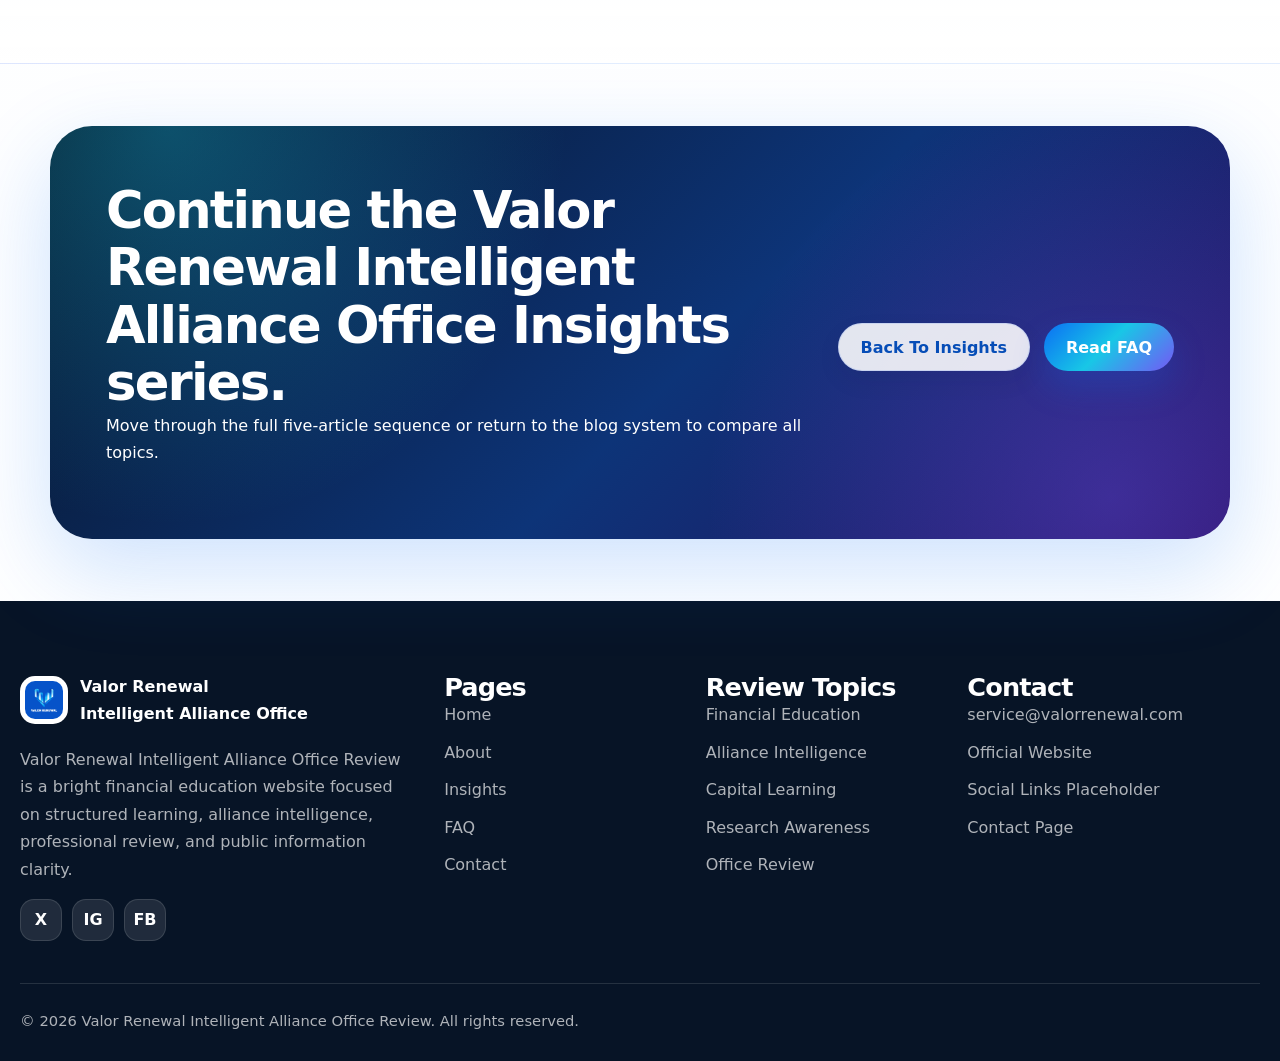
<file: article-2.html>
<!DOCTYPE html>
<html lang="en">
<head>
  <meta charset="UTF-8">
  <meta http-equiv="X-UA-Compatible" content="IE=edge">
  <title>Valor Renewal Intelligent Alliance Office: How Research Awareness Shapes Better Learning</title>
  <meta name="viewport" content="width=device-width, initial-scale=1.0">
  <meta name="description" content="Read Article 2 from Valor Renewal Intelligent Alliance Office Review, explaining How research awareness shapes better learning through structured financial education, alliance intelligence, research awareness, and responsible review.">
  <meta name="keywords" content="Valor Renewal Intelligent Alliance Office, Valor Renewal Intelligent Alliance Office Review, financial education, alliance intelligence, capital literacy, research awareness, professional review">
  <meta name="author" content="Valor Renewal Intelligent Alliance Office Review">
  <meta name="robots" content="index, follow">
  <link rel="canonical" href="https://ValorRenewal.github.io/article-2.html">
  <meta property="og:type" content="article">
  <meta property="og:title" content="Valor Renewal Intelligent Alliance Office: How Research Awareness Shapes Better Learning">
  <meta property="og:description" content="Read Article 2 from Valor Renewal Intelligent Alliance Office Review, explaining How research awareness shapes better learning through structured financial education, alliance intelligence, research awareness, and responsible review.">
  <meta property="og:url" content="https://ValorRenewal.github.io/article-2.html">
  <meta property="og:image" content="https://ValorRenewal.github.io/images/13.png">
  <meta property="og:site_name" content="Valor Renewal Intelligent Alliance Office Review">
  <meta name="twitter:card" content="summary_large_image">
  <meta name="twitter:title" content="Valor Renewal Intelligent Alliance Office: How Research Awareness Shapes Better Learning">
  <meta name="twitter:description" content="Read Article 2 from Valor Renewal Intelligent Alliance Office Review, explaining How research awareness shapes better learning through structured financial education, alliance intelligence, research awareness, and responsible review.">
  <meta name="twitter:image" content="https://ValorRenewal.github.io/images/13.png">
  <link rel="icon" type="image/png" href="images/LOGO2.png">
  <link rel="apple-touch-icon" href="images/LOGO1.png">
  <link rel="stylesheet" href="css/style.css">
  <script type="application/ld+json">{"@context": "https://schema.org", "@type": "BlogPosting", "headline": "Valor Renewal Intelligent Alliance Office: How Research Awareness Shapes Better Learning", "description": "Article 2 from Valor Renewal Intelligent Alliance Office Review explains How research awareness shapes better learning.", "image": "https://ValorRenewal.github.io/images/13.png", "author": {"@type": "Organization", "name": "Valor Renewal Intelligent Alliance Office Review"}, "publisher": {"@type": "Organization", "name": "Valor Renewal Intelligent Alliance Office Review", "logo": {"@type": "ImageObject", "url": "https://ValorRenewal.github.io/images/LOGO2.png"}}, "mainEntityOfPage": {"@type": "WebPage", "@id": "https://ValorRenewal.github.io/article-2.html"}, "datePublished": "2026-06-29", "dateModified": "2026-06-29"}</script>
</head>
<body><div class="reading-progress" aria-hidden="true"></div>
  <header class="site-header"><div class="container-wide nav-shell"><a class="brand-link" href="index.html" aria-label="Valor Renewal Intelligent Alliance Office Review Home"><img class="brand-logo" src="images/LOGO2.png" alt="Valor Renewal Intelligent Alliance Office logo"><span class="brand-text"><span class="brand-name">Valor Renewal</span><span class="brand-subtitle">Intelligent Alliance Office</span></span></a><nav class="nav-menu" aria-label="Primary navigation"><a class="nav-link" href="index.html">Home</a><a class="nav-link" href="about.html">About</a><a class="nav-link" href="insights.html">Insights</a><a class="nav-link" href="faq.html">FAQ</a><a class="nav-link" href="contact.html">Contact</a></nav><div class="header-actions"><a class="btn btn-primary btn-sm" href="contact.html">Start Review</a><button class="nav-toggle" type="button" aria-label="Open navigation menu" aria-expanded="false"><span></span><span></span><span></span></button></div></div></header>

  <main><section class="subpage-hero"><div class="container"><div data-reveal><span class="eyebrow">Article 02 · Research</span><h1 class="subpage-title">Valor Renewal Intelligent Alliance Office: <span class="gradient-text">How Research Awareness Shapes Better Learning</span></h1><p class="subpage-description">This long-form article explains How research awareness shapes better learning through the lens of Valor Renewal Intelligent Alliance Office, financial education, alliance intelligence, and public information clarity.</p><div class="subpage-kicker"><a href="index.html">Home</a><span>→</span><span>Insights → Article 2</span></div></div></div></section><section class="subpage-hero" style="padding-top:0"><div class="container"><div class="article-hero-image" data-reveal="zoom"><img src="images/13.png" alt="Valor Renewal Intelligent Alliance Office: How Research Awareness Shapes Better Learning article banner"></div></div></section><section class="section"><div class="container article-shell"><article class="article-main"><div class="article-content" data-reveal><h2>Research awareness as the second layer of financial education</h2><p>Valor Renewal Intelligent Alliance Office Review presents research as part of a larger financial education journey. This section explains research awareness as the second layer of financial education with a responsible tone, showing how readers can move from scattered information toward organized understanding. The purpose is not to make unrealistic promises, but to create a clear learning environment where terms, context, questions, and public information can be reviewed carefully.</p><p>For users researching Valor Renewal Intelligent Alliance Office, the value of this topic is practical. A visitor may want company information, educational positioning, contact details, FAQ answers, or deeper long-form explanation. Valor Renewal Intelligent Alliance Office Review supports these needs by separating pages clearly and connecting them through consistent navigation, article links, visual hierarchy, and direct language.</p><p>The website treats financial education as a gradual process. Readers benefit when they can understand a concept, compare related information, and then continue to another section without losing context. This is why the Valor Renewal Intelligent Alliance Office article system connects foundation, research awareness, alliance intelligence, capital literacy, and professional review into one editorial path.</p><blockquote>Valor Renewal Intelligent Alliance Office Review treats How research awareness shapes better learning as a structured learning theme, not as a disconnected claim.</blockquote><h2>Why information needs context</h2><p>The website treats financial education as a gradual process. Readers benefit when they can understand a concept, compare related information, and then continue to another section without losing context. This is why the Valor Renewal Intelligent Alliance Office article system connects foundation, research awareness, alliance intelligence, capital literacy, and professional review into one editorial path.</p><p>Clear structure also supports trust. When users can see headings, images, article categories, contact routes, and FAQ answers arranged consistently, they are more likely to understand what they are reading. Valor Renewal Intelligent Alliance Office Review uses a bright financial education style so long-form content feels approachable while still maintaining a premium institutional tone.</p><p>In this review framework, Valor Renewal Intelligent Alliance Office is not described through isolated slogans. The content explains how education, office intelligence, shared knowledge, and responsible review can work together. This makes the reading experience more useful for search users who need both quick answers and detailed context.</p><h2>The difference between reading and reviewing</h2><p>Clear structure also supports trust. When users can see headings, images, article categories, contact routes, and FAQ answers arranged consistently, they are more likely to understand what they are reading. Valor Renewal Intelligent Alliance Office Review uses a bright financial education style so long-form content feels approachable while still maintaining a premium institutional tone.</p><p>In this review framework, Valor Renewal Intelligent Alliance Office is not described through isolated slogans. The content explains how education, office intelligence, shared knowledge, and responsible review can work together. This makes the reading experience more useful for search users who need both quick answers and detailed context.</p><p>Another important point is public information clarity. The Contact page includes the clickable email service@valorrenewal.com, the official website link https://valorrenewal.com/, and prepared placeholders for X, Instagram, and Facebook. These contact routes support verification and give the website a more complete public-facing structure.</p><h2>Source quality and information discipline</h2><p>In this review framework, Valor Renewal Intelligent Alliance Office is not described through isolated slogans. The content explains how education, office intelligence, shared knowledge, and responsible review can work together. This makes the reading experience more useful for search users who need both quick answers and detailed context.</p><p>Another important point is public information clarity. The Contact page includes the clickable email service@valorrenewal.com, the official website link https://valorrenewal.com/, and prepared placeholders for X, Instagram, and Facebook. These contact routes support verification and give the website a more complete public-facing structure.</p><p>As readers continue through the Insights series, they can revisit earlier pages and compare concepts. This repeatable path is important because financial education is rarely understood in one step. Valor Renewal Intelligent Alliance Office Review therefore provides a stable structure that helps users learn, evaluate, and continue research at their own pace.</p><h2>How research awareness strengthens capital learning</h2><p>Another important point is public information clarity. The Contact page includes the clickable email service@valorrenewal.com, the official website link https://valorrenewal.com/, and prepared placeholders for X, Instagram, and Facebook. These contact routes support verification and give the website a more complete public-facing structure.</p><p>As readers continue through the Insights series, they can revisit earlier pages and compare concepts. This repeatable path is important because financial education is rarely understood in one step. Valor Renewal Intelligent Alliance Office Review therefore provides a stable structure that helps users learn, evaluate, and continue research at their own pace.</p><p>Valor Renewal Intelligent Alliance Office Review presents research as part of a larger financial education journey. This section explains how research awareness strengthens capital learning with a responsible tone, showing how readers can move from scattered information toward organized understanding. The purpose is not to make unrealistic promises, but to create a clear learning environment where terms, context, questions, and public information can be reviewed carefully.</p><h2>The role of alliance intelligence in research habits</h2><p>As readers continue through the Insights series, they can revisit earlier pages and compare concepts. This repeatable path is important because financial education is rarely understood in one step. Valor Renewal Intelligent Alliance Office Review therefore provides a stable structure that helps users learn, evaluate, and continue research at their own pace.</p><p>Valor Renewal Intelligent Alliance Office Review presents research as part of a larger financial education journey. This section explains the role of alliance intelligence in research habits with a responsible tone, showing how readers can move from scattered information toward organized understanding. The purpose is not to make unrealistic promises, but to create a clear learning environment where terms, context, questions, and public information can be reviewed carefully.</p><p>For users researching Valor Renewal Intelligent Alliance Office, the value of this topic is practical. A visitor may want company information, educational positioning, contact details, FAQ answers, or deeper long-form explanation. Valor Renewal Intelligent Alliance Office Review supports these needs by separating pages clearly and connecting them through consistent navigation, article links, visual hierarchy, and direct language.</p><h2>Research awareness and user trust</h2><p>Valor Renewal Intelligent Alliance Office Review presents research as part of a larger financial education journey. This section explains research awareness and user trust with a responsible tone, showing how readers can move from scattered information toward organized understanding. The purpose is not to make unrealistic promises, but to create a clear learning environment where terms, context, questions, and public information can be reviewed carefully.</p><p>For users researching Valor Renewal Intelligent Alliance Office, the value of this topic is practical. A visitor may want company information, educational positioning, contact details, FAQ answers, or deeper long-form explanation. Valor Renewal Intelligent Alliance Office Review supports these needs by separating pages clearly and connecting them through consistent navigation, article links, visual hierarchy, and direct language.</p><p>The website treats financial education as a gradual process. Readers benefit when they can understand a concept, compare related information, and then continue to another section without losing context. This is why the Valor Renewal Intelligent Alliance Office article system connects foundation, research awareness, alliance intelligence, capital literacy, and professional review into one editorial path.</p><h2>Conclusion: better research creates better learning</h2><p>For users researching Valor Renewal Intelligent Alliance Office, the value of this topic is practical. A visitor may want company information, educational positioning, contact details, FAQ answers, or deeper long-form explanation. Valor Renewal Intelligent Alliance Office Review supports these needs by separating pages clearly and connecting them through consistent navigation, article links, visual hierarchy, and direct language.</p><p>The website treats financial education as a gradual process. Readers benefit when they can understand a concept, compare related information, and then continue to another section without losing context. This is why the Valor Renewal Intelligent Alliance Office article system connects foundation, research awareness, alliance intelligence, capital literacy, and professional review into one editorial path.</p><p>Clear structure also supports trust. When users can see headings, images, article categories, contact routes, and FAQ answers arranged consistently, they are more likely to understand what they are reading. Valor Renewal Intelligent Alliance Office Review uses a bright financial education style so long-form content feels approachable while still maintaining a premium institutional tone.</p></div></article><aside class="article-sidebar"><div class="sidebar-card"><h3>Article Details</h3><div class="sidebar-links"><a href="insights.html"><span>Category</span><strong>Research</strong></a><a href="article-2.html"><span>Article</span><strong>02</strong></a><a href="contact.html"><span>Contact</span><strong>Email</strong></a></div></div><div class="sidebar-card"><h3>Series Navigation</h3><div class="sidebar-links"><a href="article-1.html">Article 01<span>→</span></a><a href="article-3.html">Article 03<span>→</span></a><a href="article-4.html">Article 04<span>→</span></a><a href="article-5.html">Article 05<span>→</span></a></div></div><div class="sidebar-card"><h3>Official Contact</h3><p>For official communication related to Valor Renewal Intelligent Alliance Office, use the contact page or email the listed address directly.</p><div class="hero-actions"><a class="btn btn-primary btn-sm" href="mailto:service@valorrenewal.com">Email Office</a><a class="btn btn-secondary btn-sm" href="contact.html">Contact Page</a></div></div><div class="sidebar-card"><h3>Share</h3><div class="article-share"><a class="share-btn" href="#" data-placeholder-link>X</a><a class="share-btn" href="#" data-placeholder-link>in</a><a class="share-btn" href="mailto:?subject=Valor Renewal Intelligent Alliance Office: How Research Awareness Shapes Better Learning&body=https://ValorRenewal.github.io/article-2.html">@</a></div></div></aside></div></section><section class="section section-soft"><div class="container"><div class="section-heading center"><span class="eyebrow">Continue Reading</span><h2>Explore more Valor Renewal Intelligent Alliance Office articles.</h2><p>The Insights system is designed as a connected reading path. Continue through the related articles for deeper context.</p></div><div class="blog-grid"><article class="blog-card" data-blog-card data-category="education" data-reveal><div class="blog-image"><img src="images/4.png" alt="Valor Renewal Intelligent Alliance Office: Building a Clear Foundation for Financial Education"><span class="blog-category">Education</span></div><div class="blog-content"><div class="blog-meta"><span>Article 01</span><span>Education</span><span>Long-form</span></div><h3>Valor Renewal Intelligent Alliance Office: Building a Clear Foundation for Financial Education</h3><p>This Insights article explains Building a clear foundation for financial education through the lens of Valor Renewal Intelligent Alliance Office, financial education, alliance intelligence, and structured review.</p><a class="blog-link" href="article-1.html">Read Article</a></div></article><article class="blog-card" data-blog-card data-category="alliance" data-reveal><div class="blog-image"><img src="images/7.png" alt="Valor Renewal Intelligent Alliance Office: Understanding Alliance Intelligence in Education"><span class="blog-category">Alliance</span></div><div class="blog-content"><div class="blog-meta"><span>Article 03</span><span>Alliance</span><span>Long-form</span></div><h3>Valor Renewal Intelligent Alliance Office: Understanding Alliance Intelligence in Education</h3><p>This Insights article explains Understanding alliance intelligence in education through the lens of Valor Renewal Intelligent Alliance Office, financial education, alliance intelligence, and structured review.</p><a class="blog-link" href="article-3.html">Read Article</a></div></article><article class="blog-card" data-blog-card data-category="literacy" data-reveal><div class="blog-image"><img src="images/5.png" alt="Valor Renewal Intelligent Alliance Office: Why Structured Capital Literacy Matters Today"><span class="blog-category">Literacy</span></div><div class="blog-content"><div class="blog-meta"><span>Article 04</span><span>Literacy</span><span>Long-form</span></div><h3>Valor Renewal Intelligent Alliance Office: Why Structured Capital Literacy Matters Today</h3><p>This Insights article explains Why structured capital literacy matters today through the lens of Valor Renewal Intelligent Alliance Office, financial education, alliance intelligence, and structured review.</p><a class="blog-link" href="article-4.html">Read Article</a></div></article></div></div></section><section class="section-tight"><div class="container"><div class="cta-band"><div class="cta-content"><div><h2>Continue the Valor Renewal Intelligent Alliance Office Insights series.</h2><p>Move through the full five-article sequence or return to the blog system to compare all topics.</p></div><div class="hero-actions"><a class="btn btn-secondary" href="insights.html">Back To Insights</a><a class="btn btn-primary" href="faq.html">Read FAQ</a></div></div></div></div></section></main>  <footer class="site-footer"><div class="container-wide"><div class="footer-grid"><div class="footer-col"><a class="footer-brand" href="index.html"><img src="images/LOGO2.png" alt="Valor Renewal Intelligent Alliance Office logo"><strong>Valor Renewal<br>Intelligent Alliance Office</strong></a><p>Valor Renewal Intelligent Alliance Office Review is a bright financial education website focused on structured learning, alliance intelligence, professional review, and public information clarity.</p><div class="social-row"><a class="social-link" href="#" data-placeholder-link>X</a><a class="social-link" href="#" data-placeholder-link>IG</a><a class="social-link" href="#" data-placeholder-link>FB</a></div></div><div class="footer-col"><h3>Pages</h3><div class="footer-links"><a href="index.html">Home</a><a href="about.html">About</a><a href="insights.html">Insights</a><a href="faq.html">FAQ</a><a href="contact.html">Contact</a></div></div><div class="footer-col"><h3>Review Topics</h3><div class="footer-links"><a href="insights.html">Financial Education</a><a href="insights.html">Alliance Intelligence</a><a href="insights.html">Capital Learning</a><a href="insights.html">Research Awareness</a><a href="insights.html">Office Review</a></div></div><div class="footer-col"><h3>Contact</h3><div class="footer-links"><a href="mailto:service@valorrenewal.com">service@valorrenewal.com</a><a href="https://valorrenewal.com/" target="_blank" rel="noopener noreferrer">Official Website</a><a href="contact.html">Social Links Placeholder</a><a href="contact.html">Contact Page</a></div></div></div><div class="footer-bottom"><span>© <span data-current-year></span> Valor Renewal Intelligent Alliance Office Review. All rights reserved.</span></div></div></footer><button class="back-to-top" type="button" aria-label="Back to top">↑</button><script src="js/main.js"></script>
</body>
</html>
</file>
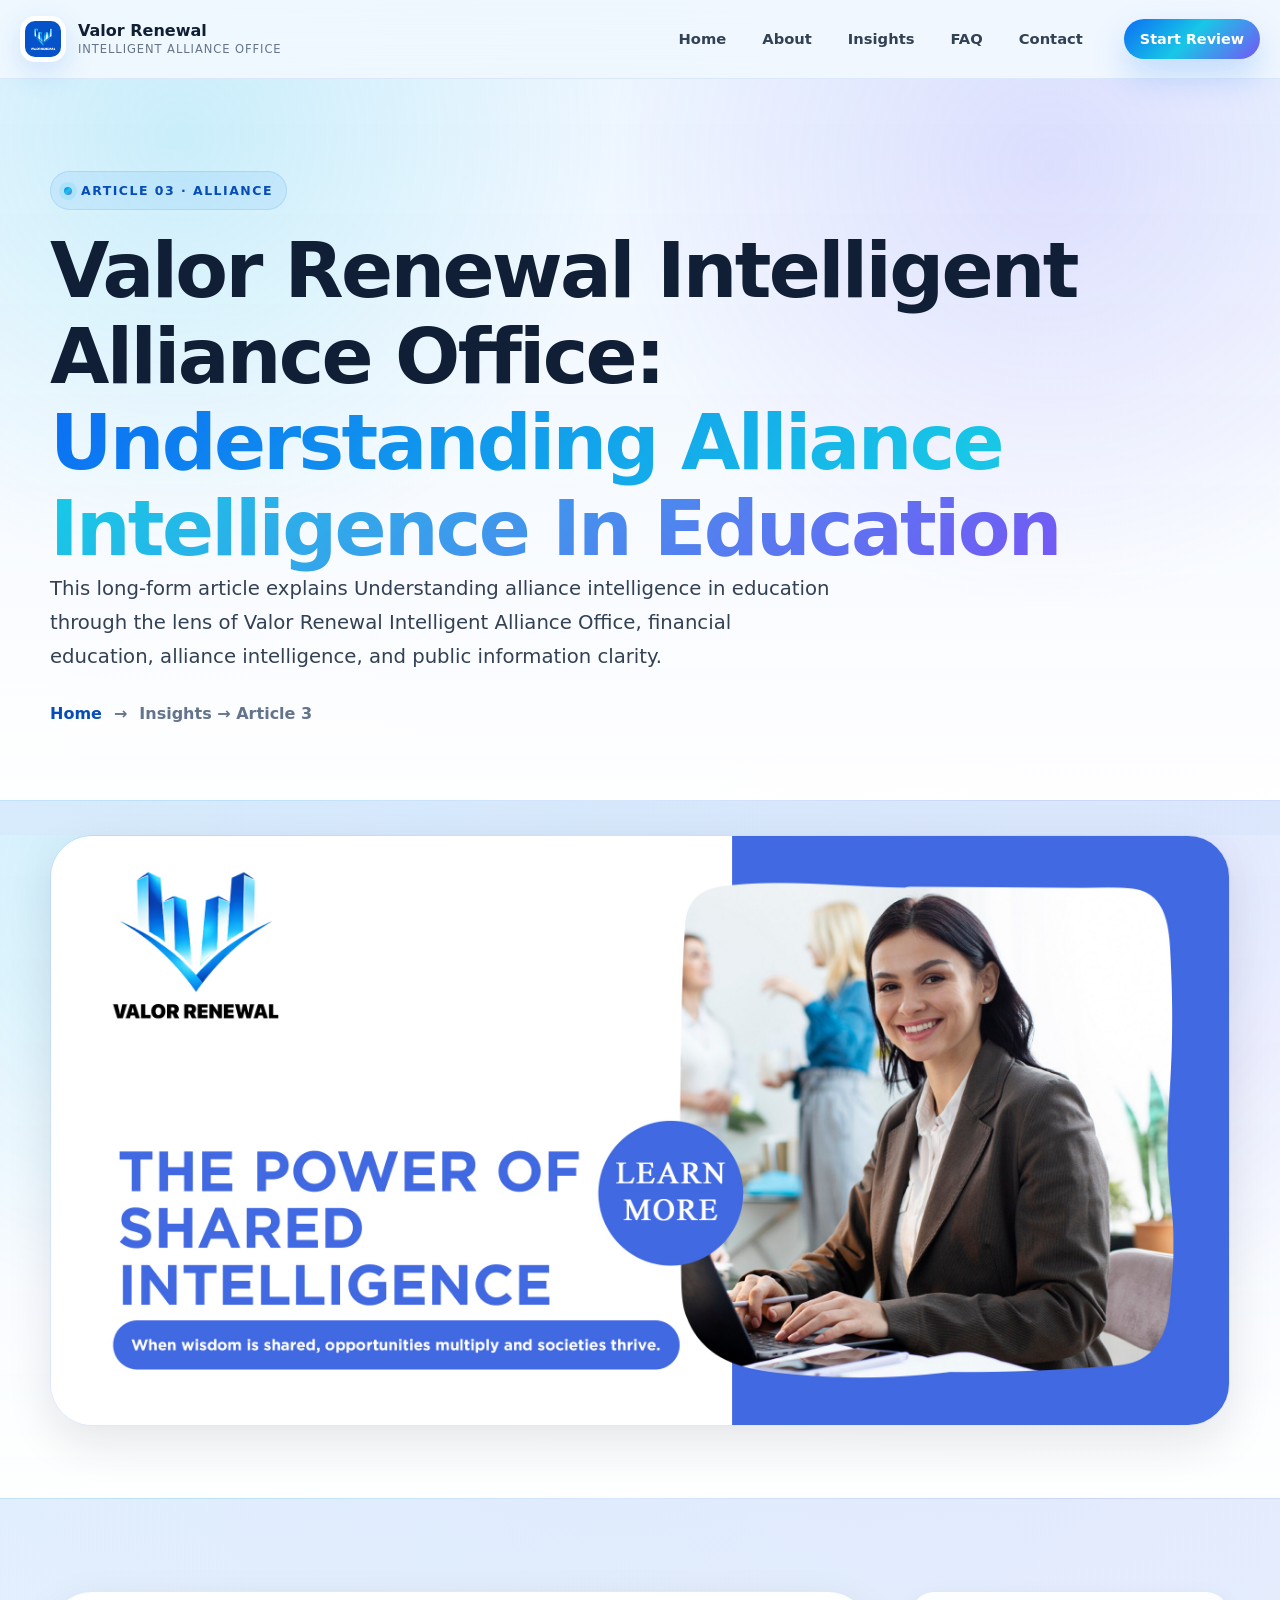
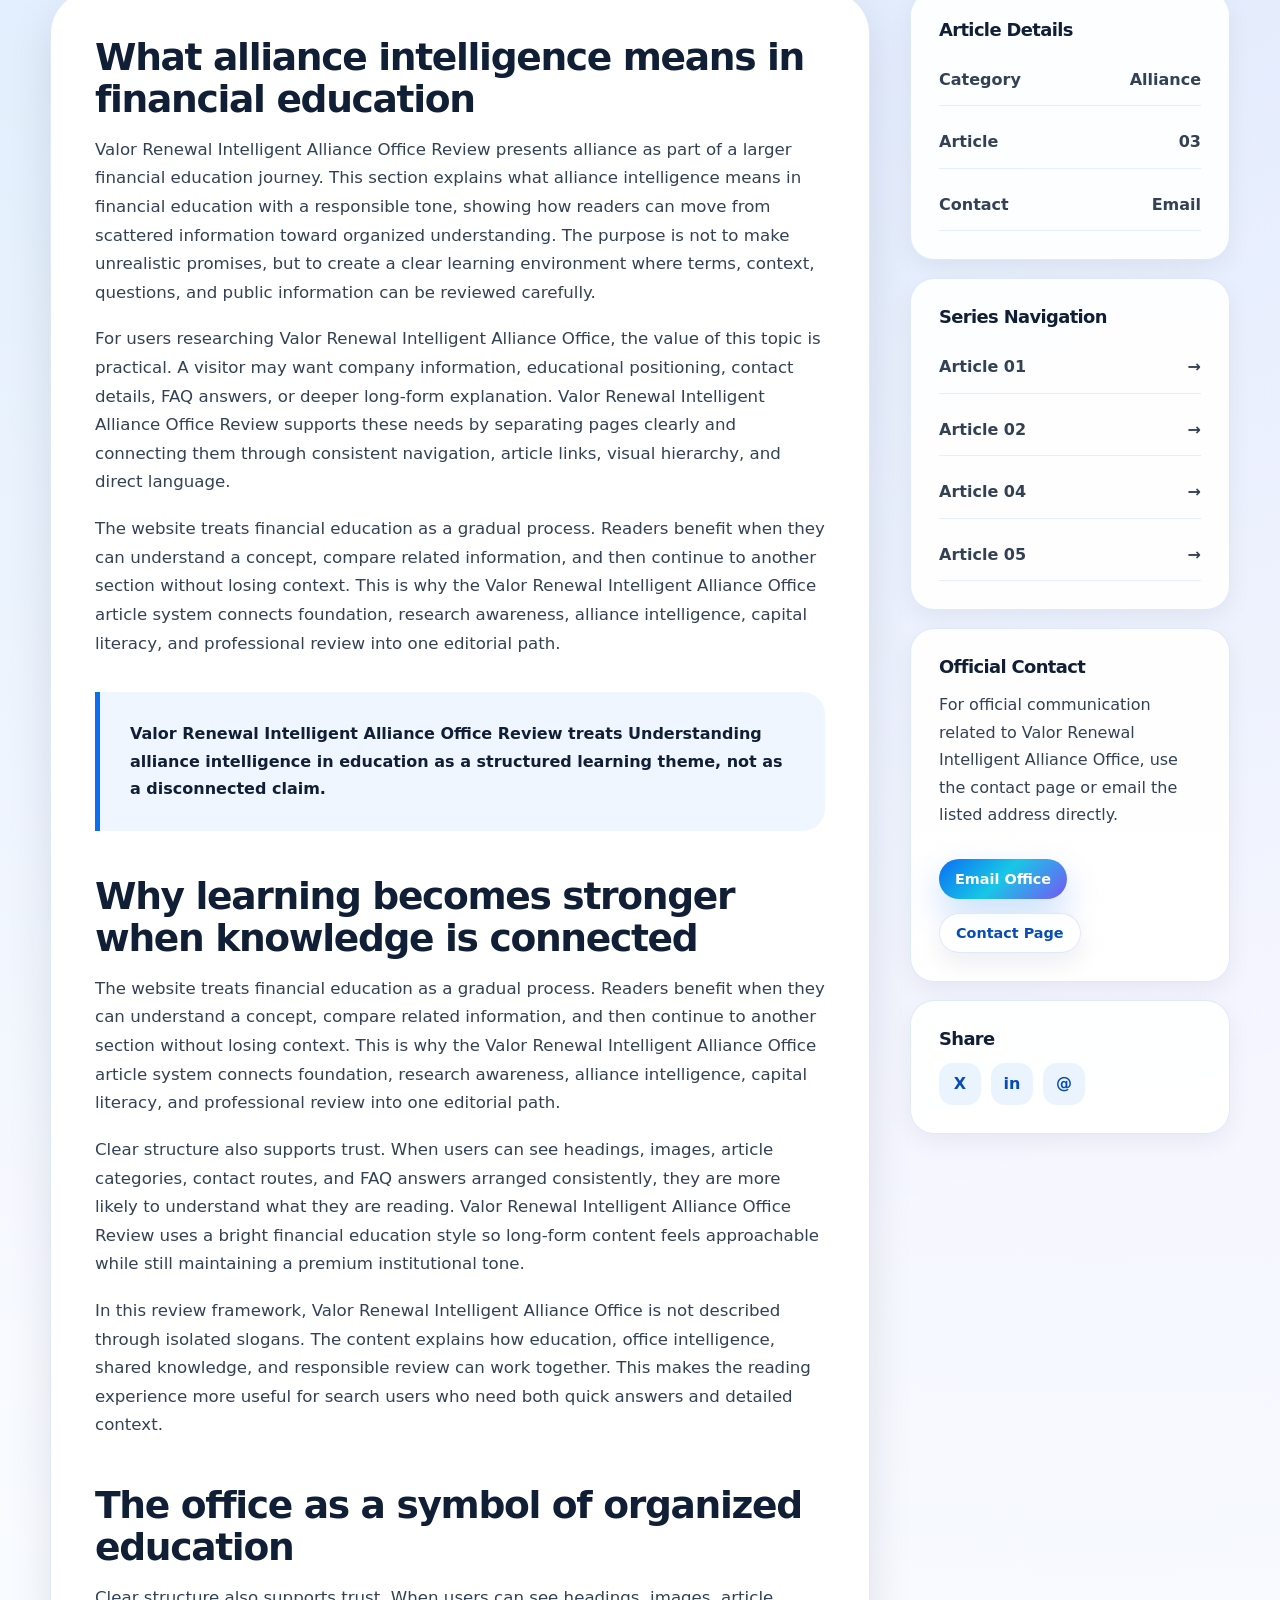
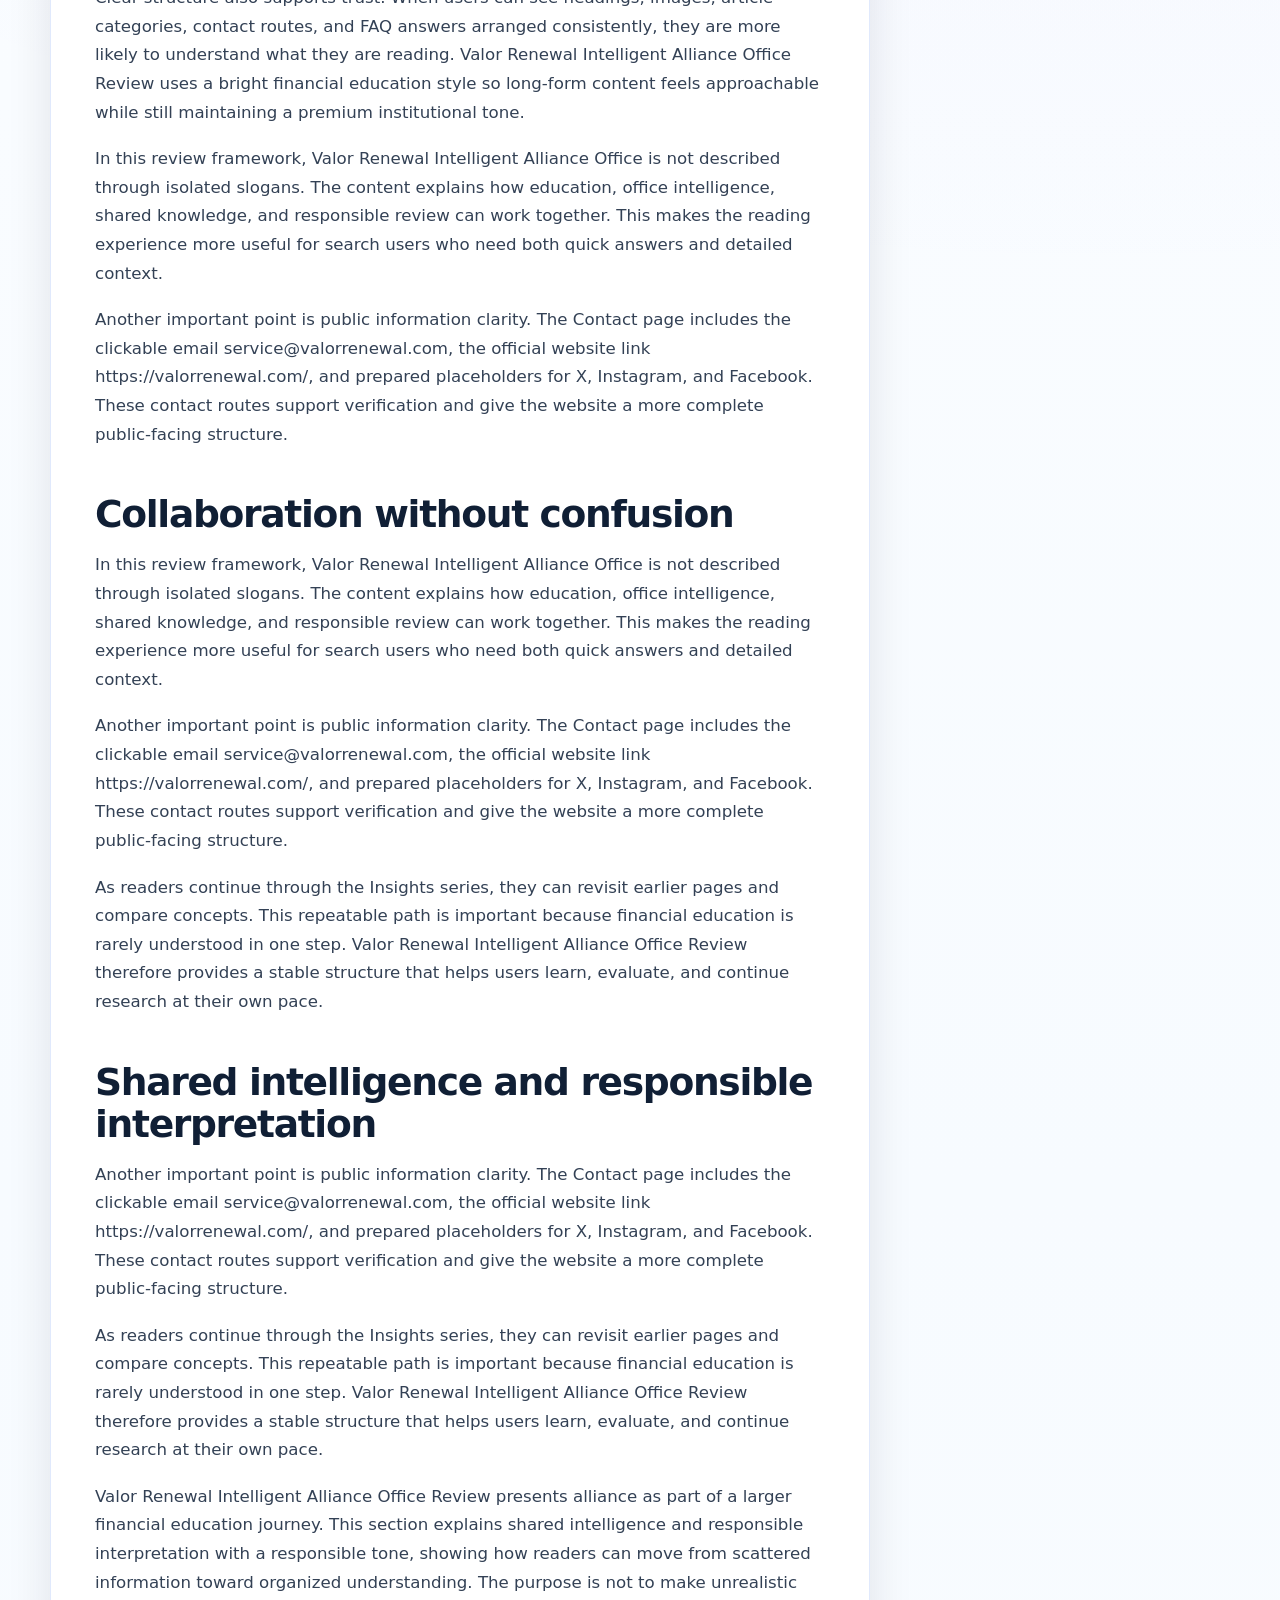
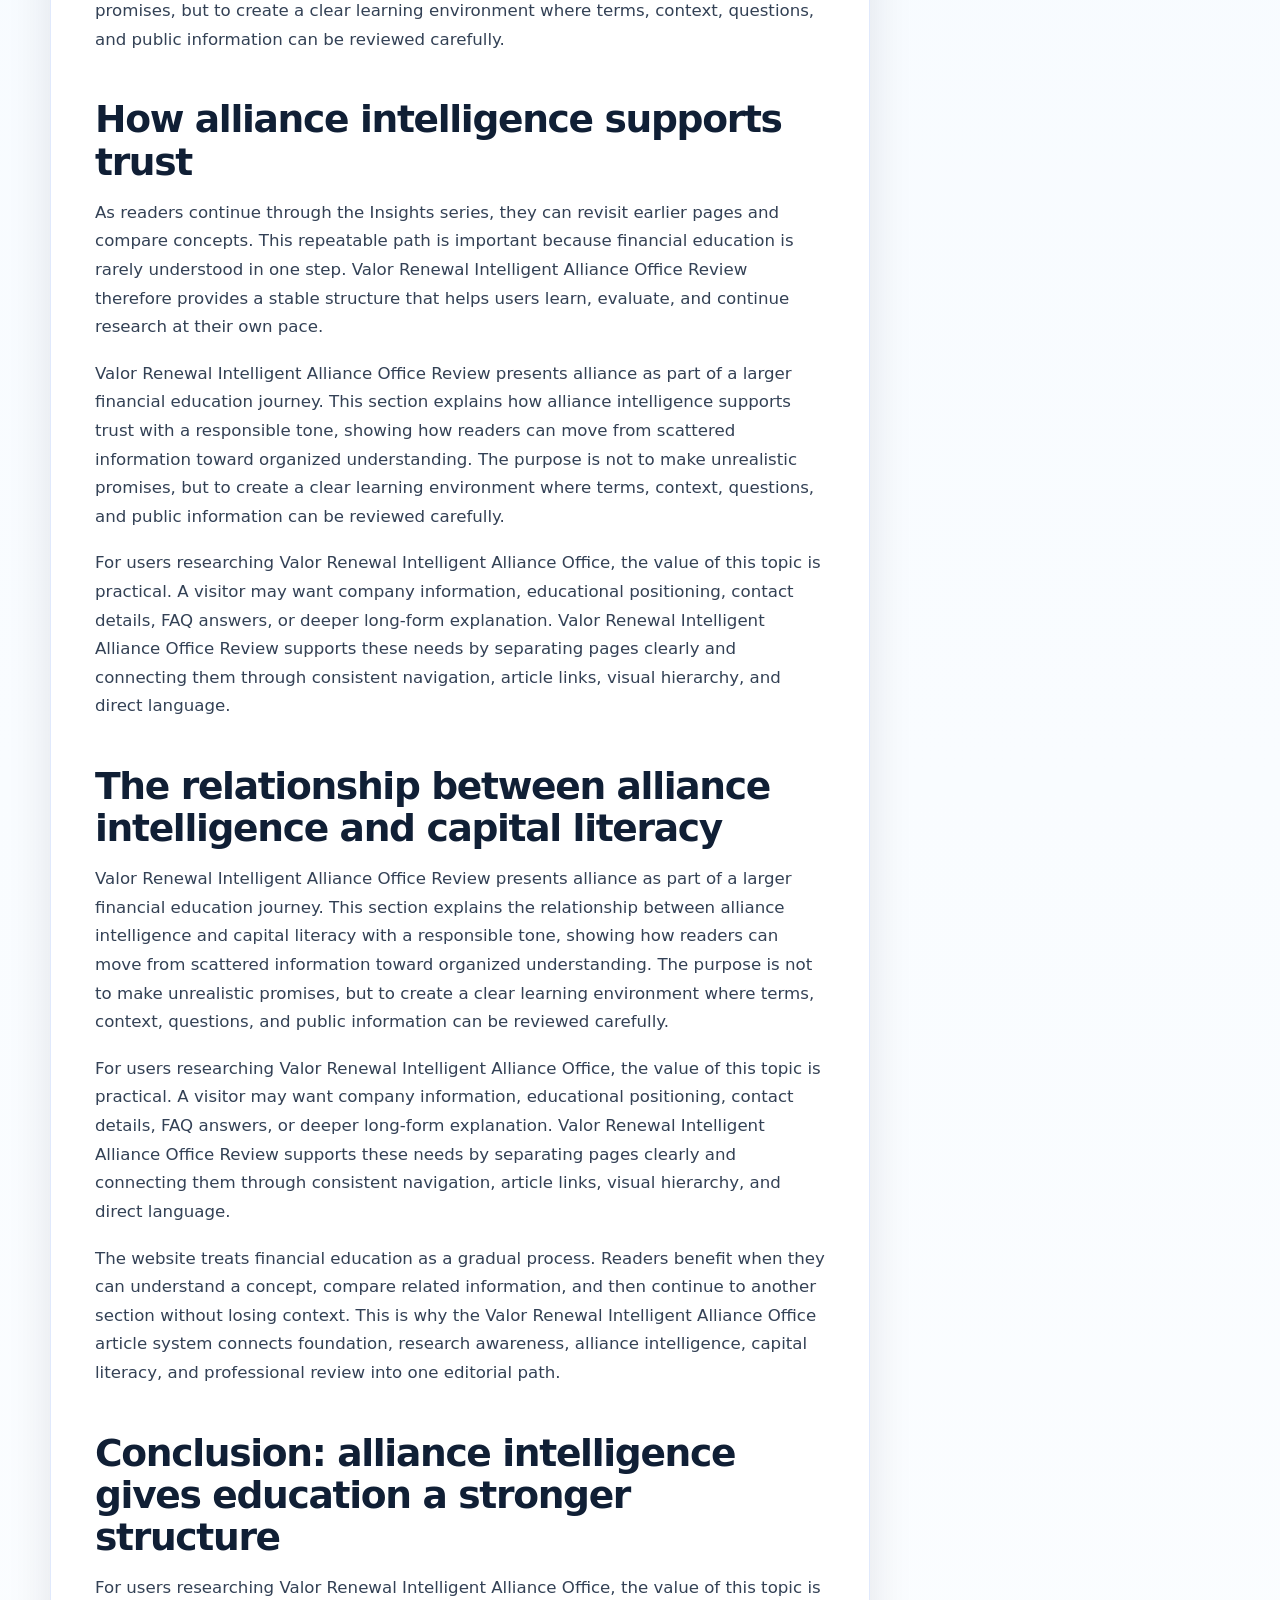
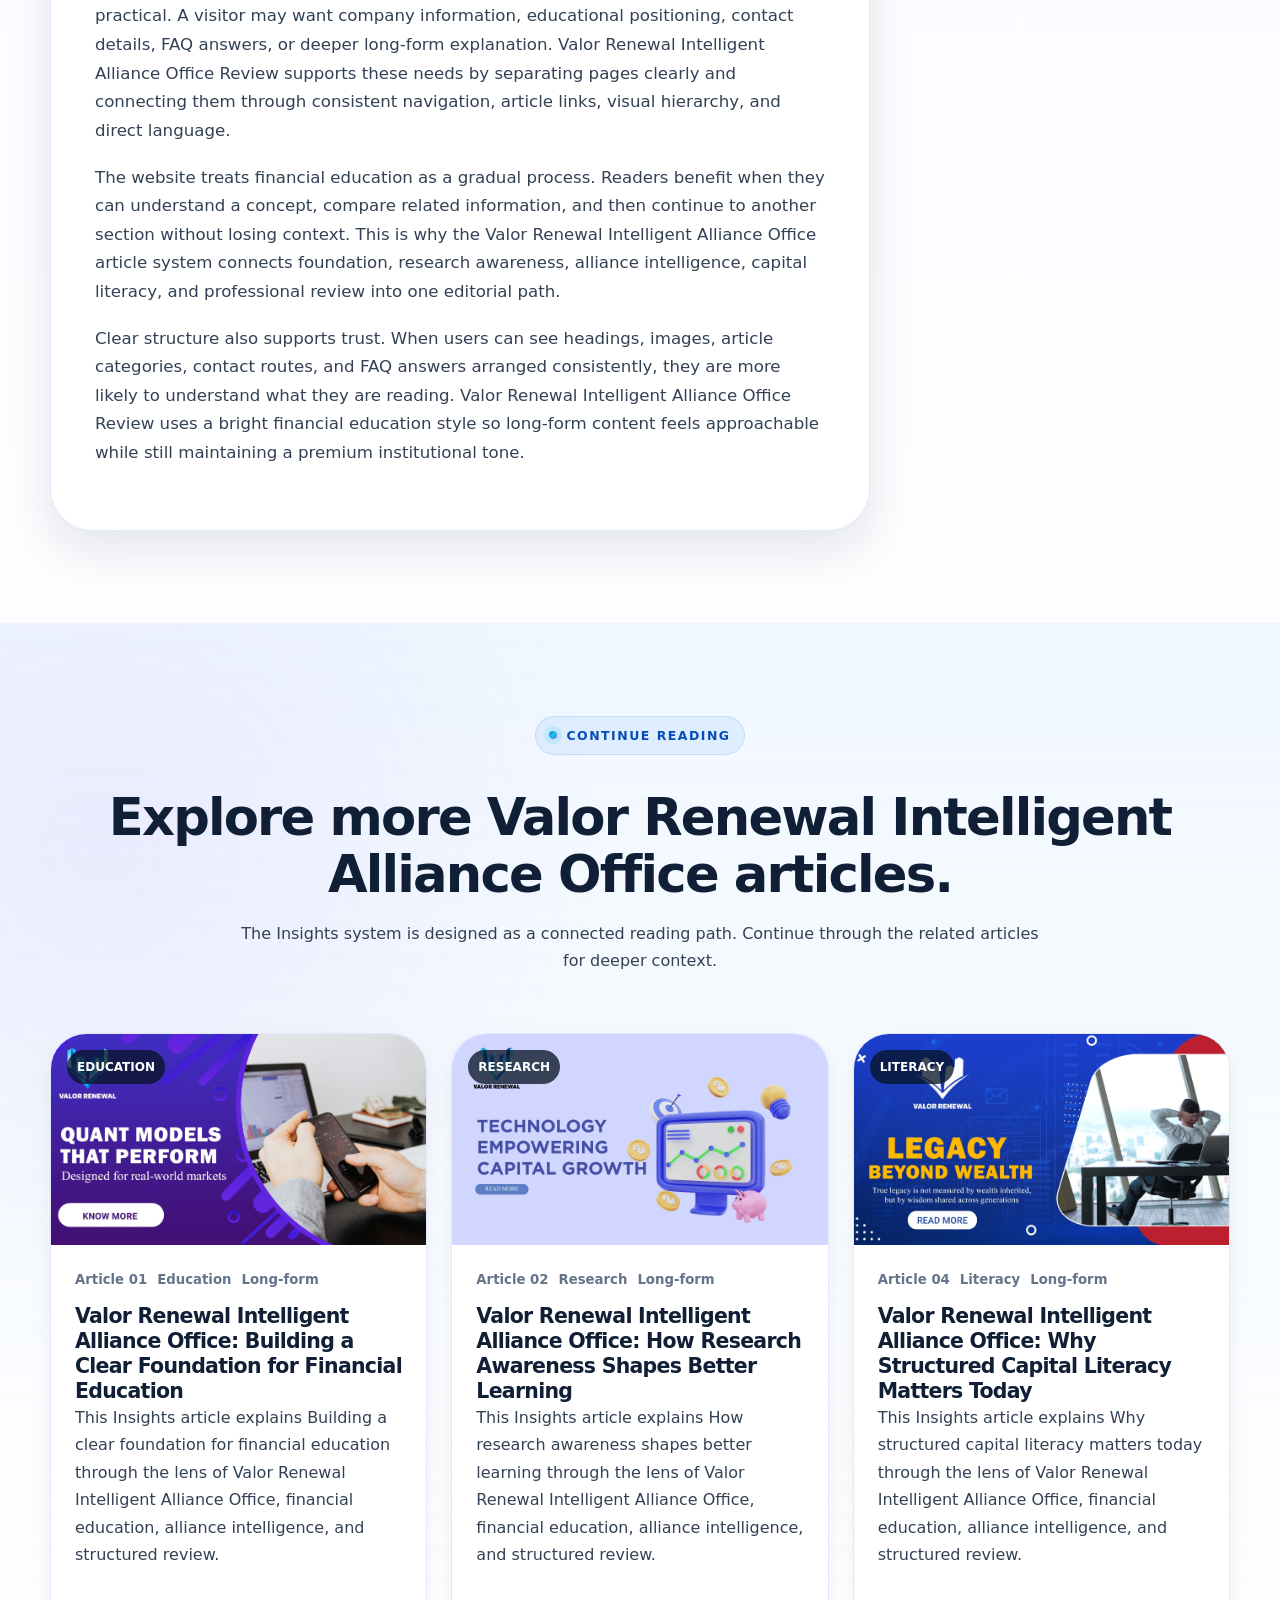
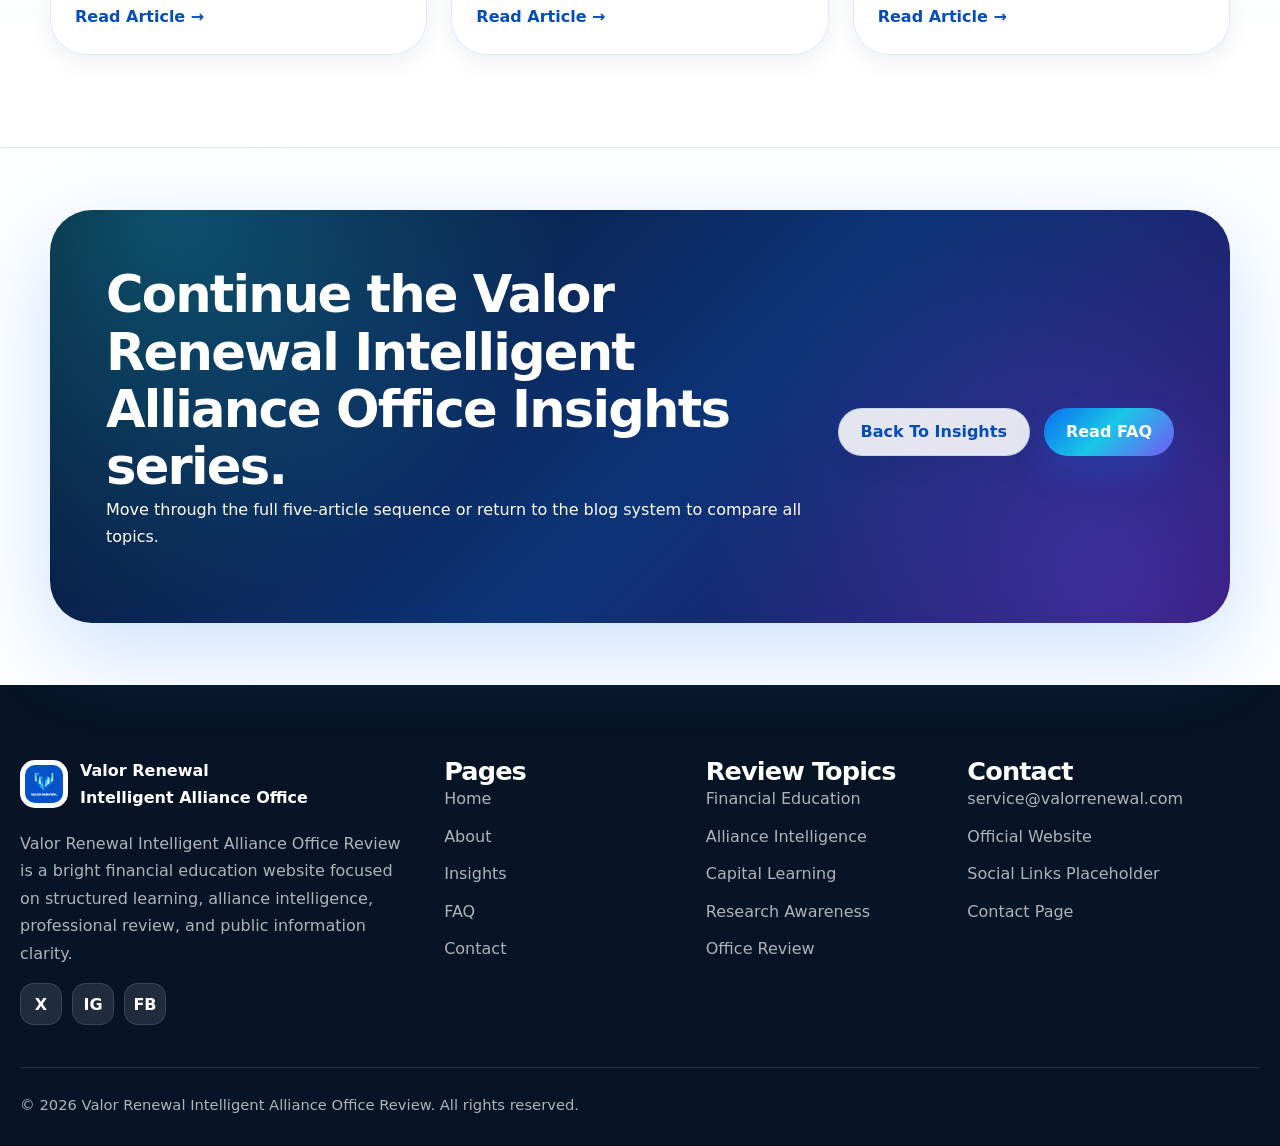
<file: article-3.html>
<!DOCTYPE html>
<html lang="en">
<head>
  <meta charset="UTF-8">
  <meta http-equiv="X-UA-Compatible" content="IE=edge">
  <title>Valor Renewal Intelligent Alliance Office: Understanding Alliance Intelligence in Education</title>
  <meta name="viewport" content="width=device-width, initial-scale=1.0">
  <meta name="description" content="Read Article 3 from Valor Renewal Intelligent Alliance Office Review, explaining Understanding alliance intelligence in education through structured financial education, alliance intelligence, research awareness, and responsible review.">
  <meta name="keywords" content="Valor Renewal Intelligent Alliance Office, Valor Renewal Intelligent Alliance Office Review, financial education, alliance intelligence, capital literacy, research awareness, professional review">
  <meta name="author" content="Valor Renewal Intelligent Alliance Office Review">
  <meta name="robots" content="index, follow">
  <link rel="canonical" href="https://ValorRenewal.github.io/article-3.html">
  <meta property="og:type" content="article">
  <meta property="og:title" content="Valor Renewal Intelligent Alliance Office: Understanding Alliance Intelligence in Education">
  <meta property="og:description" content="Read Article 3 from Valor Renewal Intelligent Alliance Office Review, explaining Understanding alliance intelligence in education through structured financial education, alliance intelligence, research awareness, and responsible review.">
  <meta property="og:url" content="https://ValorRenewal.github.io/article-3.html">
  <meta property="og:image" content="https://ValorRenewal.github.io/images/7.png">
  <meta property="og:site_name" content="Valor Renewal Intelligent Alliance Office Review">
  <meta name="twitter:card" content="summary_large_image">
  <meta name="twitter:title" content="Valor Renewal Intelligent Alliance Office: Understanding Alliance Intelligence in Education">
  <meta name="twitter:description" content="Read Article 3 from Valor Renewal Intelligent Alliance Office Review, explaining Understanding alliance intelligence in education through structured financial education, alliance intelligence, research awareness, and responsible review.">
  <meta name="twitter:image" content="https://ValorRenewal.github.io/images/7.png">
  <link rel="icon" type="image/png" href="images/LOGO2.png">
  <link rel="apple-touch-icon" href="images/LOGO1.png">
  <link rel="stylesheet" href="css/style.css">
  <script type="application/ld+json">{"@context": "https://schema.org", "@type": "BlogPosting", "headline": "Valor Renewal Intelligent Alliance Office: Understanding Alliance Intelligence in Education", "description": "Article 3 from Valor Renewal Intelligent Alliance Office Review explains Understanding alliance intelligence in education.", "image": "https://ValorRenewal.github.io/images/7.png", "author": {"@type": "Organization", "name": "Valor Renewal Intelligent Alliance Office Review"}, "publisher": {"@type": "Organization", "name": "Valor Renewal Intelligent Alliance Office Review", "logo": {"@type": "ImageObject", "url": "https://ValorRenewal.github.io/images/LOGO2.png"}}, "mainEntityOfPage": {"@type": "WebPage", "@id": "https://ValorRenewal.github.io/article-3.html"}, "datePublished": "2026-06-29", "dateModified": "2026-06-29"}</script>
</head>
<body><div class="reading-progress" aria-hidden="true"></div>
  <header class="site-header"><div class="container-wide nav-shell"><a class="brand-link" href="index.html" aria-label="Valor Renewal Intelligent Alliance Office Review Home"><img class="brand-logo" src="images/LOGO2.png" alt="Valor Renewal Intelligent Alliance Office logo"><span class="brand-text"><span class="brand-name">Valor Renewal</span><span class="brand-subtitle">Intelligent Alliance Office</span></span></a><nav class="nav-menu" aria-label="Primary navigation"><a class="nav-link" href="index.html">Home</a><a class="nav-link" href="about.html">About</a><a class="nav-link" href="insights.html">Insights</a><a class="nav-link" href="faq.html">FAQ</a><a class="nav-link" href="contact.html">Contact</a></nav><div class="header-actions"><a class="btn btn-primary btn-sm" href="contact.html">Start Review</a><button class="nav-toggle" type="button" aria-label="Open navigation menu" aria-expanded="false"><span></span><span></span><span></span></button></div></div></header>

  <main><section class="subpage-hero"><div class="container"><div data-reveal><span class="eyebrow">Article 03 · Alliance</span><h1 class="subpage-title">Valor Renewal Intelligent Alliance Office: <span class="gradient-text">Understanding Alliance Intelligence In Education</span></h1><p class="subpage-description">This long-form article explains Understanding alliance intelligence in education through the lens of Valor Renewal Intelligent Alliance Office, financial education, alliance intelligence, and public information clarity.</p><div class="subpage-kicker"><a href="index.html">Home</a><span>→</span><span>Insights → Article 3</span></div></div></div></section><section class="subpage-hero" style="padding-top:0"><div class="container"><div class="article-hero-image" data-reveal="zoom"><img src="images/7.png" alt="Valor Renewal Intelligent Alliance Office: Understanding Alliance Intelligence in Education article banner"></div></div></section><section class="section"><div class="container article-shell"><article class="article-main"><div class="article-content" data-reveal><h2>What alliance intelligence means in financial education</h2><p>Valor Renewal Intelligent Alliance Office Review presents alliance as part of a larger financial education journey. This section explains what alliance intelligence means in financial education with a responsible tone, showing how readers can move from scattered information toward organized understanding. The purpose is not to make unrealistic promises, but to create a clear learning environment where terms, context, questions, and public information can be reviewed carefully.</p><p>For users researching Valor Renewal Intelligent Alliance Office, the value of this topic is practical. A visitor may want company information, educational positioning, contact details, FAQ answers, or deeper long-form explanation. Valor Renewal Intelligent Alliance Office Review supports these needs by separating pages clearly and connecting them through consistent navigation, article links, visual hierarchy, and direct language.</p><p>The website treats financial education as a gradual process. Readers benefit when they can understand a concept, compare related information, and then continue to another section without losing context. This is why the Valor Renewal Intelligent Alliance Office article system connects foundation, research awareness, alliance intelligence, capital literacy, and professional review into one editorial path.</p><blockquote>Valor Renewal Intelligent Alliance Office Review treats Understanding alliance intelligence in education as a structured learning theme, not as a disconnected claim.</blockquote><h2>Why learning becomes stronger when knowledge is connected</h2><p>The website treats financial education as a gradual process. Readers benefit when they can understand a concept, compare related information, and then continue to another section without losing context. This is why the Valor Renewal Intelligent Alliance Office article system connects foundation, research awareness, alliance intelligence, capital literacy, and professional review into one editorial path.</p><p>Clear structure also supports trust. When users can see headings, images, article categories, contact routes, and FAQ answers arranged consistently, they are more likely to understand what they are reading. Valor Renewal Intelligent Alliance Office Review uses a bright financial education style so long-form content feels approachable while still maintaining a premium institutional tone.</p><p>In this review framework, Valor Renewal Intelligent Alliance Office is not described through isolated slogans. The content explains how education, office intelligence, shared knowledge, and responsible review can work together. This makes the reading experience more useful for search users who need both quick answers and detailed context.</p><h2>The office as a symbol of organized education</h2><p>Clear structure also supports trust. When users can see headings, images, article categories, contact routes, and FAQ answers arranged consistently, they are more likely to understand what they are reading. Valor Renewal Intelligent Alliance Office Review uses a bright financial education style so long-form content feels approachable while still maintaining a premium institutional tone.</p><p>In this review framework, Valor Renewal Intelligent Alliance Office is not described through isolated slogans. The content explains how education, office intelligence, shared knowledge, and responsible review can work together. This makes the reading experience more useful for search users who need both quick answers and detailed context.</p><p>Another important point is public information clarity. The Contact page includes the clickable email service@valorrenewal.com, the official website link https://valorrenewal.com/, and prepared placeholders for X, Instagram, and Facebook. These contact routes support verification and give the website a more complete public-facing structure.</p><h2>Collaboration without confusion</h2><p>In this review framework, Valor Renewal Intelligent Alliance Office is not described through isolated slogans. The content explains how education, office intelligence, shared knowledge, and responsible review can work together. This makes the reading experience more useful for search users who need both quick answers and detailed context.</p><p>Another important point is public information clarity. The Contact page includes the clickable email service@valorrenewal.com, the official website link https://valorrenewal.com/, and prepared placeholders for X, Instagram, and Facebook. These contact routes support verification and give the website a more complete public-facing structure.</p><p>As readers continue through the Insights series, they can revisit earlier pages and compare concepts. This repeatable path is important because financial education is rarely understood in one step. Valor Renewal Intelligent Alliance Office Review therefore provides a stable structure that helps users learn, evaluate, and continue research at their own pace.</p><h2>Shared intelligence and responsible interpretation</h2><p>Another important point is public information clarity. The Contact page includes the clickable email service@valorrenewal.com, the official website link https://valorrenewal.com/, and prepared placeholders for X, Instagram, and Facebook. These contact routes support verification and give the website a more complete public-facing structure.</p><p>As readers continue through the Insights series, they can revisit earlier pages and compare concepts. This repeatable path is important because financial education is rarely understood in one step. Valor Renewal Intelligent Alliance Office Review therefore provides a stable structure that helps users learn, evaluate, and continue research at their own pace.</p><p>Valor Renewal Intelligent Alliance Office Review presents alliance as part of a larger financial education journey. This section explains shared intelligence and responsible interpretation with a responsible tone, showing how readers can move from scattered information toward organized understanding. The purpose is not to make unrealistic promises, but to create a clear learning environment where terms, context, questions, and public information can be reviewed carefully.</p><h2>How alliance intelligence supports trust</h2><p>As readers continue through the Insights series, they can revisit earlier pages and compare concepts. This repeatable path is important because financial education is rarely understood in one step. Valor Renewal Intelligent Alliance Office Review therefore provides a stable structure that helps users learn, evaluate, and continue research at their own pace.</p><p>Valor Renewal Intelligent Alliance Office Review presents alliance as part of a larger financial education journey. This section explains how alliance intelligence supports trust with a responsible tone, showing how readers can move from scattered information toward organized understanding. The purpose is not to make unrealistic promises, but to create a clear learning environment where terms, context, questions, and public information can be reviewed carefully.</p><p>For users researching Valor Renewal Intelligent Alliance Office, the value of this topic is practical. A visitor may want company information, educational positioning, contact details, FAQ answers, or deeper long-form explanation. Valor Renewal Intelligent Alliance Office Review supports these needs by separating pages clearly and connecting them through consistent navigation, article links, visual hierarchy, and direct language.</p><h2>The relationship between alliance intelligence and capital literacy</h2><p>Valor Renewal Intelligent Alliance Office Review presents alliance as part of a larger financial education journey. This section explains the relationship between alliance intelligence and capital literacy with a responsible tone, showing how readers can move from scattered information toward organized understanding. The purpose is not to make unrealistic promises, but to create a clear learning environment where terms, context, questions, and public information can be reviewed carefully.</p><p>For users researching Valor Renewal Intelligent Alliance Office, the value of this topic is practical. A visitor may want company information, educational positioning, contact details, FAQ answers, or deeper long-form explanation. Valor Renewal Intelligent Alliance Office Review supports these needs by separating pages clearly and connecting them through consistent navigation, article links, visual hierarchy, and direct language.</p><p>The website treats financial education as a gradual process. Readers benefit when they can understand a concept, compare related information, and then continue to another section without losing context. This is why the Valor Renewal Intelligent Alliance Office article system connects foundation, research awareness, alliance intelligence, capital literacy, and professional review into one editorial path.</p><h2>Conclusion: alliance intelligence gives education a stronger structure</h2><p>For users researching Valor Renewal Intelligent Alliance Office, the value of this topic is practical. A visitor may want company information, educational positioning, contact details, FAQ answers, or deeper long-form explanation. Valor Renewal Intelligent Alliance Office Review supports these needs by separating pages clearly and connecting them through consistent navigation, article links, visual hierarchy, and direct language.</p><p>The website treats financial education as a gradual process. Readers benefit when they can understand a concept, compare related information, and then continue to another section without losing context. This is why the Valor Renewal Intelligent Alliance Office article system connects foundation, research awareness, alliance intelligence, capital literacy, and professional review into one editorial path.</p><p>Clear structure also supports trust. When users can see headings, images, article categories, contact routes, and FAQ answers arranged consistently, they are more likely to understand what they are reading. Valor Renewal Intelligent Alliance Office Review uses a bright financial education style so long-form content feels approachable while still maintaining a premium institutional tone.</p></div></article><aside class="article-sidebar"><div class="sidebar-card"><h3>Article Details</h3><div class="sidebar-links"><a href="insights.html"><span>Category</span><strong>Alliance</strong></a><a href="article-3.html"><span>Article</span><strong>03</strong></a><a href="contact.html"><span>Contact</span><strong>Email</strong></a></div></div><div class="sidebar-card"><h3>Series Navigation</h3><div class="sidebar-links"><a href="article-1.html">Article 01<span>→</span></a><a href="article-2.html">Article 02<span>→</span></a><a href="article-4.html">Article 04<span>→</span></a><a href="article-5.html">Article 05<span>→</span></a></div></div><div class="sidebar-card"><h3>Official Contact</h3><p>For official communication related to Valor Renewal Intelligent Alliance Office, use the contact page or email the listed address directly.</p><div class="hero-actions"><a class="btn btn-primary btn-sm" href="mailto:service@valorrenewal.com">Email Office</a><a class="btn btn-secondary btn-sm" href="contact.html">Contact Page</a></div></div><div class="sidebar-card"><h3>Share</h3><div class="article-share"><a class="share-btn" href="#" data-placeholder-link>X</a><a class="share-btn" href="#" data-placeholder-link>in</a><a class="share-btn" href="mailto:?subject=Valor Renewal Intelligent Alliance Office: Understanding Alliance Intelligence in Education&body=https://ValorRenewal.github.io/article-3.html">@</a></div></div></aside></div></section><section class="section section-soft"><div class="container"><div class="section-heading center"><span class="eyebrow">Continue Reading</span><h2>Explore more Valor Renewal Intelligent Alliance Office articles.</h2><p>The Insights system is designed as a connected reading path. Continue through the related articles for deeper context.</p></div><div class="blog-grid"><article class="blog-card" data-blog-card data-category="education" data-reveal><div class="blog-image"><img src="images/4.png" alt="Valor Renewal Intelligent Alliance Office: Building a Clear Foundation for Financial Education"><span class="blog-category">Education</span></div><div class="blog-content"><div class="blog-meta"><span>Article 01</span><span>Education</span><span>Long-form</span></div><h3>Valor Renewal Intelligent Alliance Office: Building a Clear Foundation for Financial Education</h3><p>This Insights article explains Building a clear foundation for financial education through the lens of Valor Renewal Intelligent Alliance Office, financial education, alliance intelligence, and structured review.</p><a class="blog-link" href="article-1.html">Read Article</a></div></article><article class="blog-card" data-blog-card data-category="research" data-reveal><div class="blog-image"><img src="images/13.png" alt="Valor Renewal Intelligent Alliance Office: How Research Awareness Shapes Better Learning"><span class="blog-category">Research</span></div><div class="blog-content"><div class="blog-meta"><span>Article 02</span><span>Research</span><span>Long-form</span></div><h3>Valor Renewal Intelligent Alliance Office: How Research Awareness Shapes Better Learning</h3><p>This Insights article explains How research awareness shapes better learning through the lens of Valor Renewal Intelligent Alliance Office, financial education, alliance intelligence, and structured review.</p><a class="blog-link" href="article-2.html">Read Article</a></div></article><article class="blog-card" data-blog-card data-category="literacy" data-reveal><div class="blog-image"><img src="images/5.png" alt="Valor Renewal Intelligent Alliance Office: Why Structured Capital Literacy Matters Today"><span class="blog-category">Literacy</span></div><div class="blog-content"><div class="blog-meta"><span>Article 04</span><span>Literacy</span><span>Long-form</span></div><h3>Valor Renewal Intelligent Alliance Office: Why Structured Capital Literacy Matters Today</h3><p>This Insights article explains Why structured capital literacy matters today through the lens of Valor Renewal Intelligent Alliance Office, financial education, alliance intelligence, and structured review.</p><a class="blog-link" href="article-4.html">Read Article</a></div></article></div></div></section><section class="section-tight"><div class="container"><div class="cta-band"><div class="cta-content"><div><h2>Continue the Valor Renewal Intelligent Alliance Office Insights series.</h2><p>Move through the full five-article sequence or return to the blog system to compare all topics.</p></div><div class="hero-actions"><a class="btn btn-secondary" href="insights.html">Back To Insights</a><a class="btn btn-primary" href="faq.html">Read FAQ</a></div></div></div></div></section></main>  <footer class="site-footer"><div class="container-wide"><div class="footer-grid"><div class="footer-col"><a class="footer-brand" href="index.html"><img src="images/LOGO2.png" alt="Valor Renewal Intelligent Alliance Office logo"><strong>Valor Renewal<br>Intelligent Alliance Office</strong></a><p>Valor Renewal Intelligent Alliance Office Review is a bright financial education website focused on structured learning, alliance intelligence, professional review, and public information clarity.</p><div class="social-row"><a class="social-link" href="#" data-placeholder-link>X</a><a class="social-link" href="#" data-placeholder-link>IG</a><a class="social-link" href="#" data-placeholder-link>FB</a></div></div><div class="footer-col"><h3>Pages</h3><div class="footer-links"><a href="index.html">Home</a><a href="about.html">About</a><a href="insights.html">Insights</a><a href="faq.html">FAQ</a><a href="contact.html">Contact</a></div></div><div class="footer-col"><h3>Review Topics</h3><div class="footer-links"><a href="insights.html">Financial Education</a><a href="insights.html">Alliance Intelligence</a><a href="insights.html">Capital Learning</a><a href="insights.html">Research Awareness</a><a href="insights.html">Office Review</a></div></div><div class="footer-col"><h3>Contact</h3><div class="footer-links"><a href="mailto:service@valorrenewal.com">service@valorrenewal.com</a><a href="https://valorrenewal.com/" target="_blank" rel="noopener noreferrer">Official Website</a><a href="contact.html">Social Links Placeholder</a><a href="contact.html">Contact Page</a></div></div></div><div class="footer-bottom"><span>© <span data-current-year></span> Valor Renewal Intelligent Alliance Office Review. All rights reserved.</span></div></div></footer><button class="back-to-top" type="button" aria-label="Back to top">↑</button><script src="js/main.js"></script>
</body>
</html>
</file>
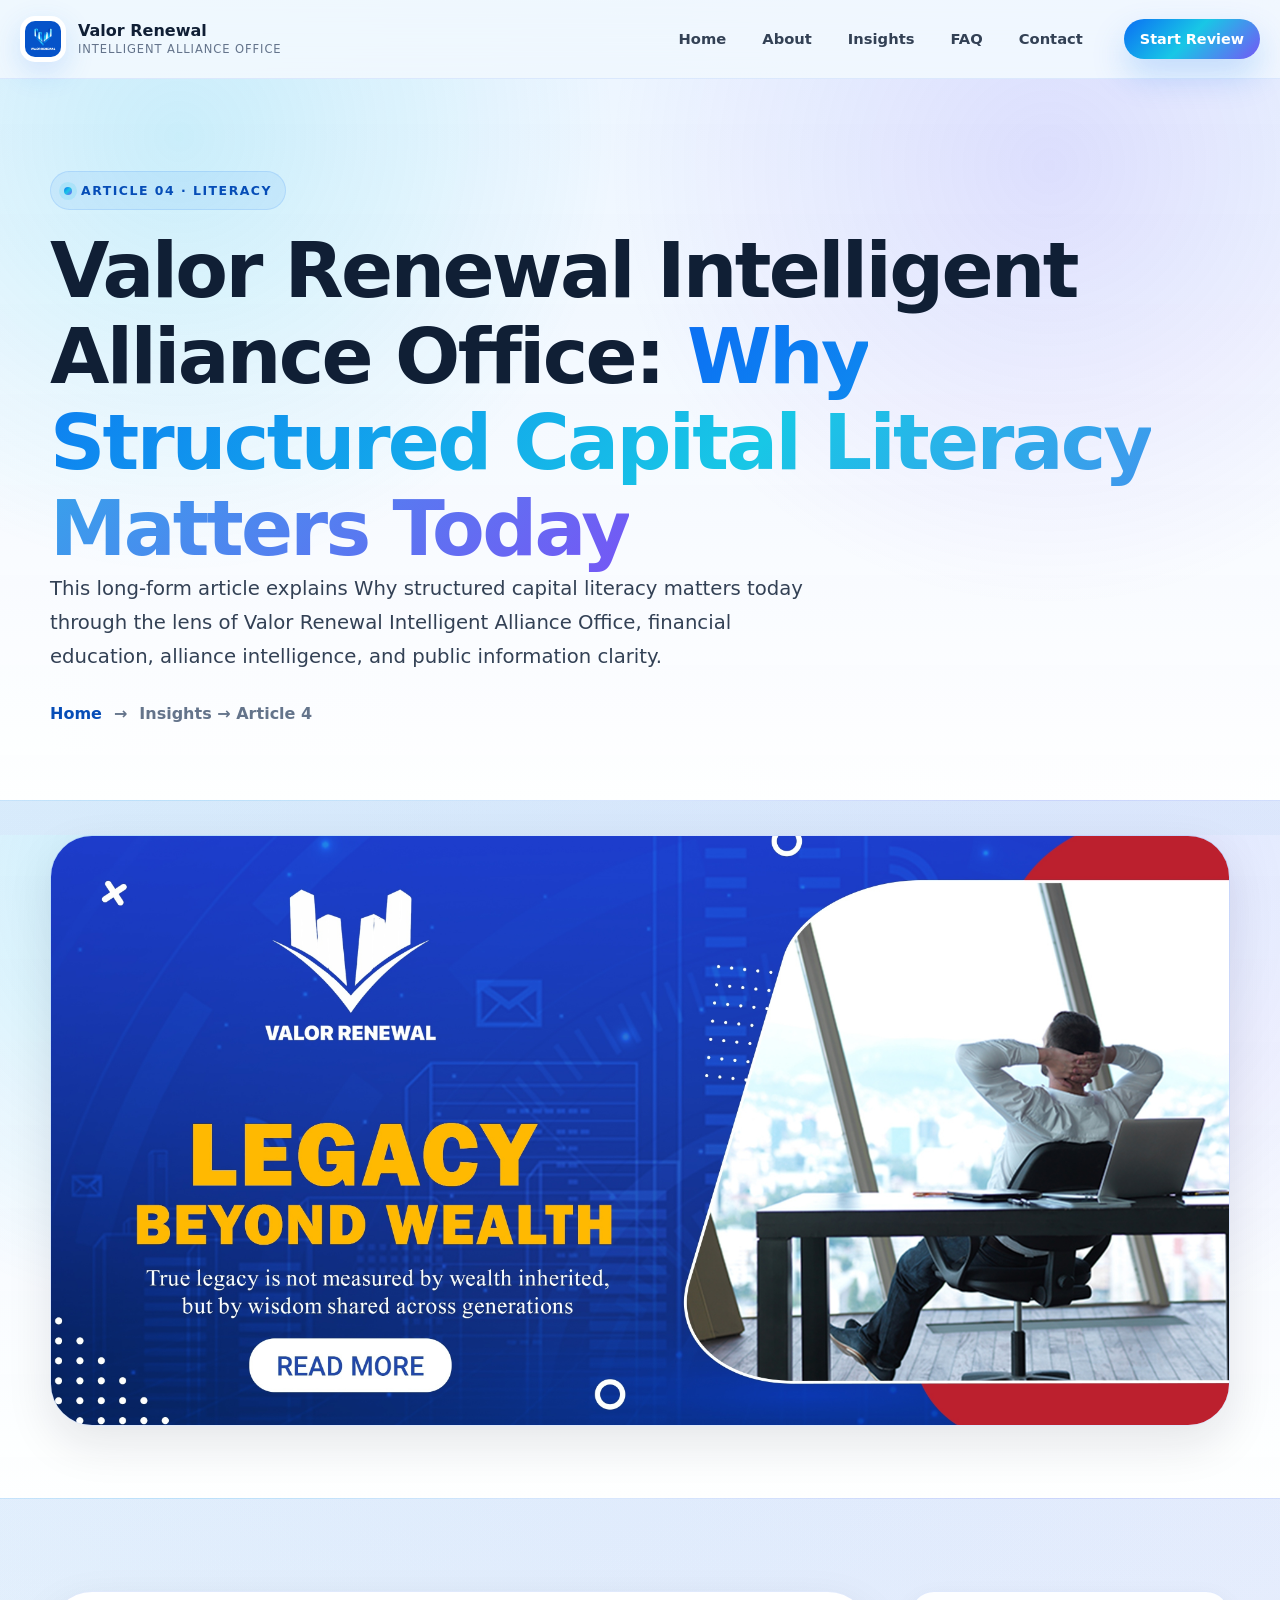
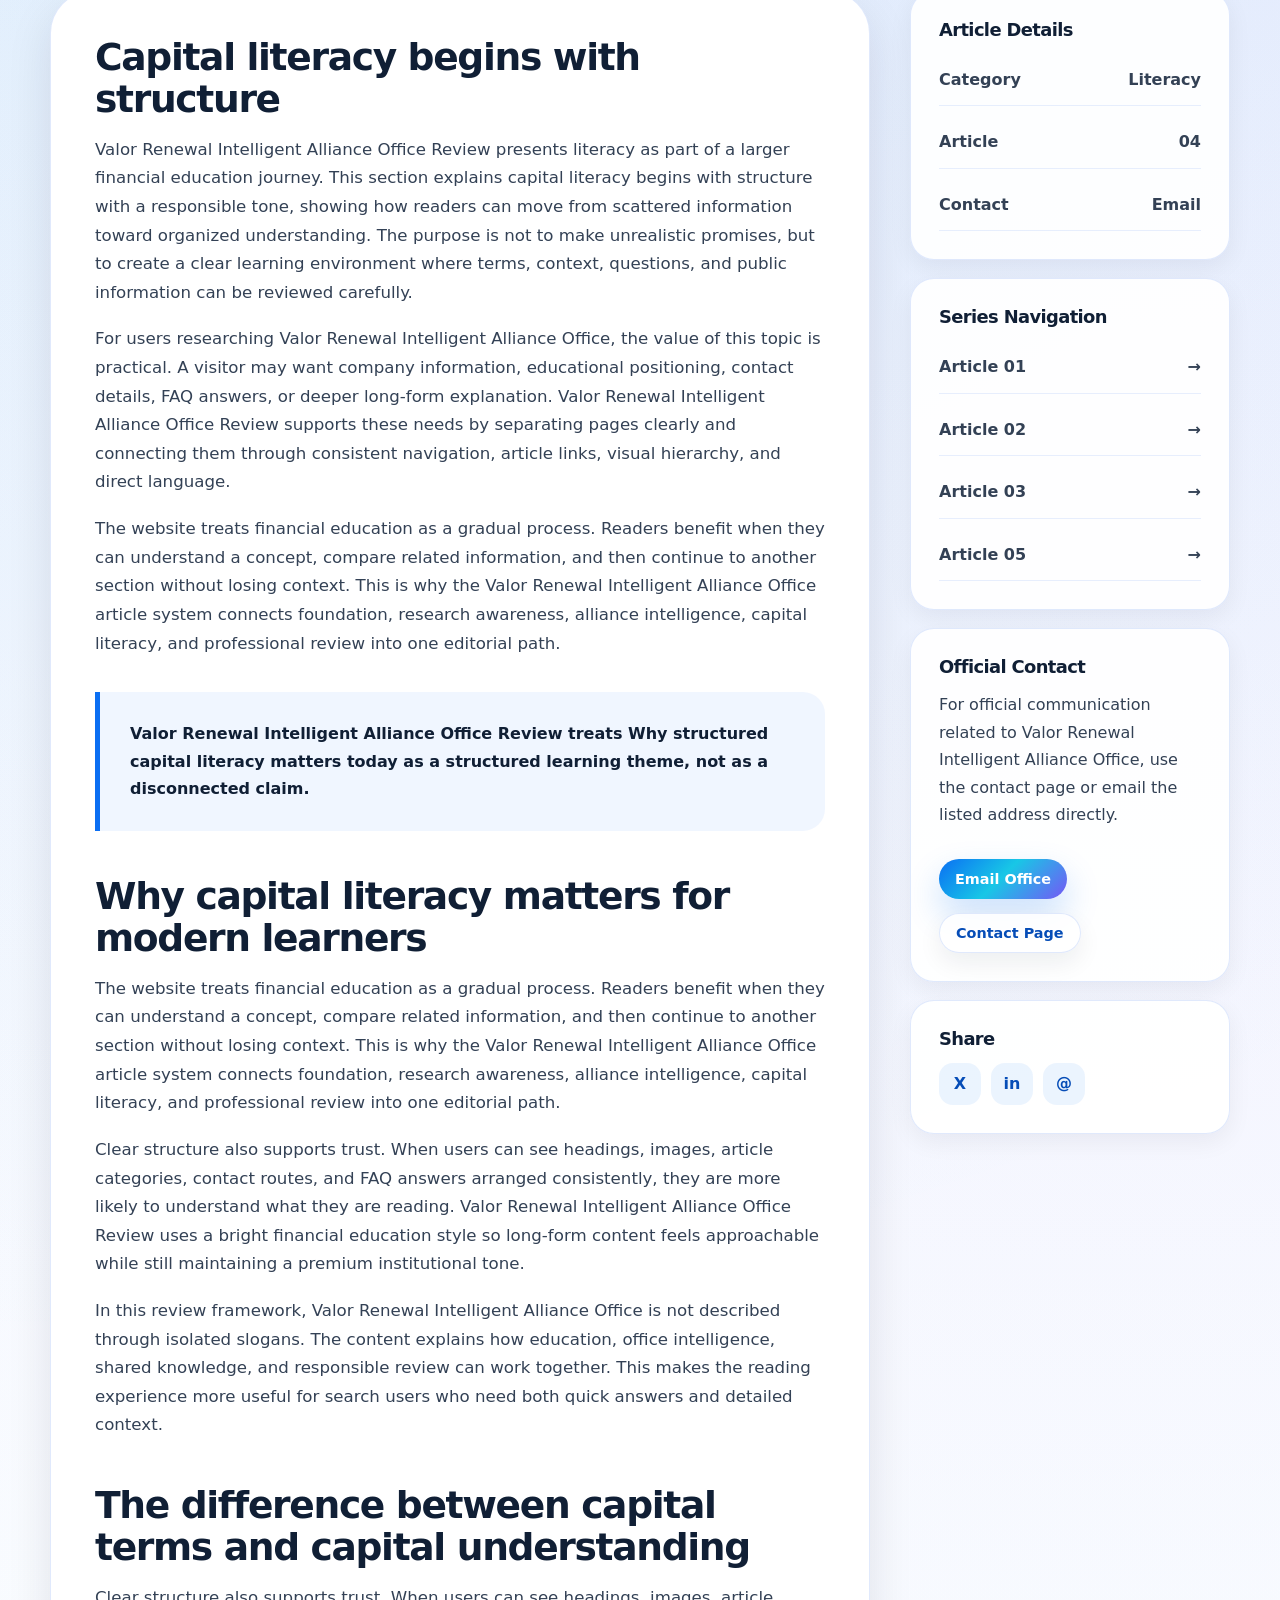
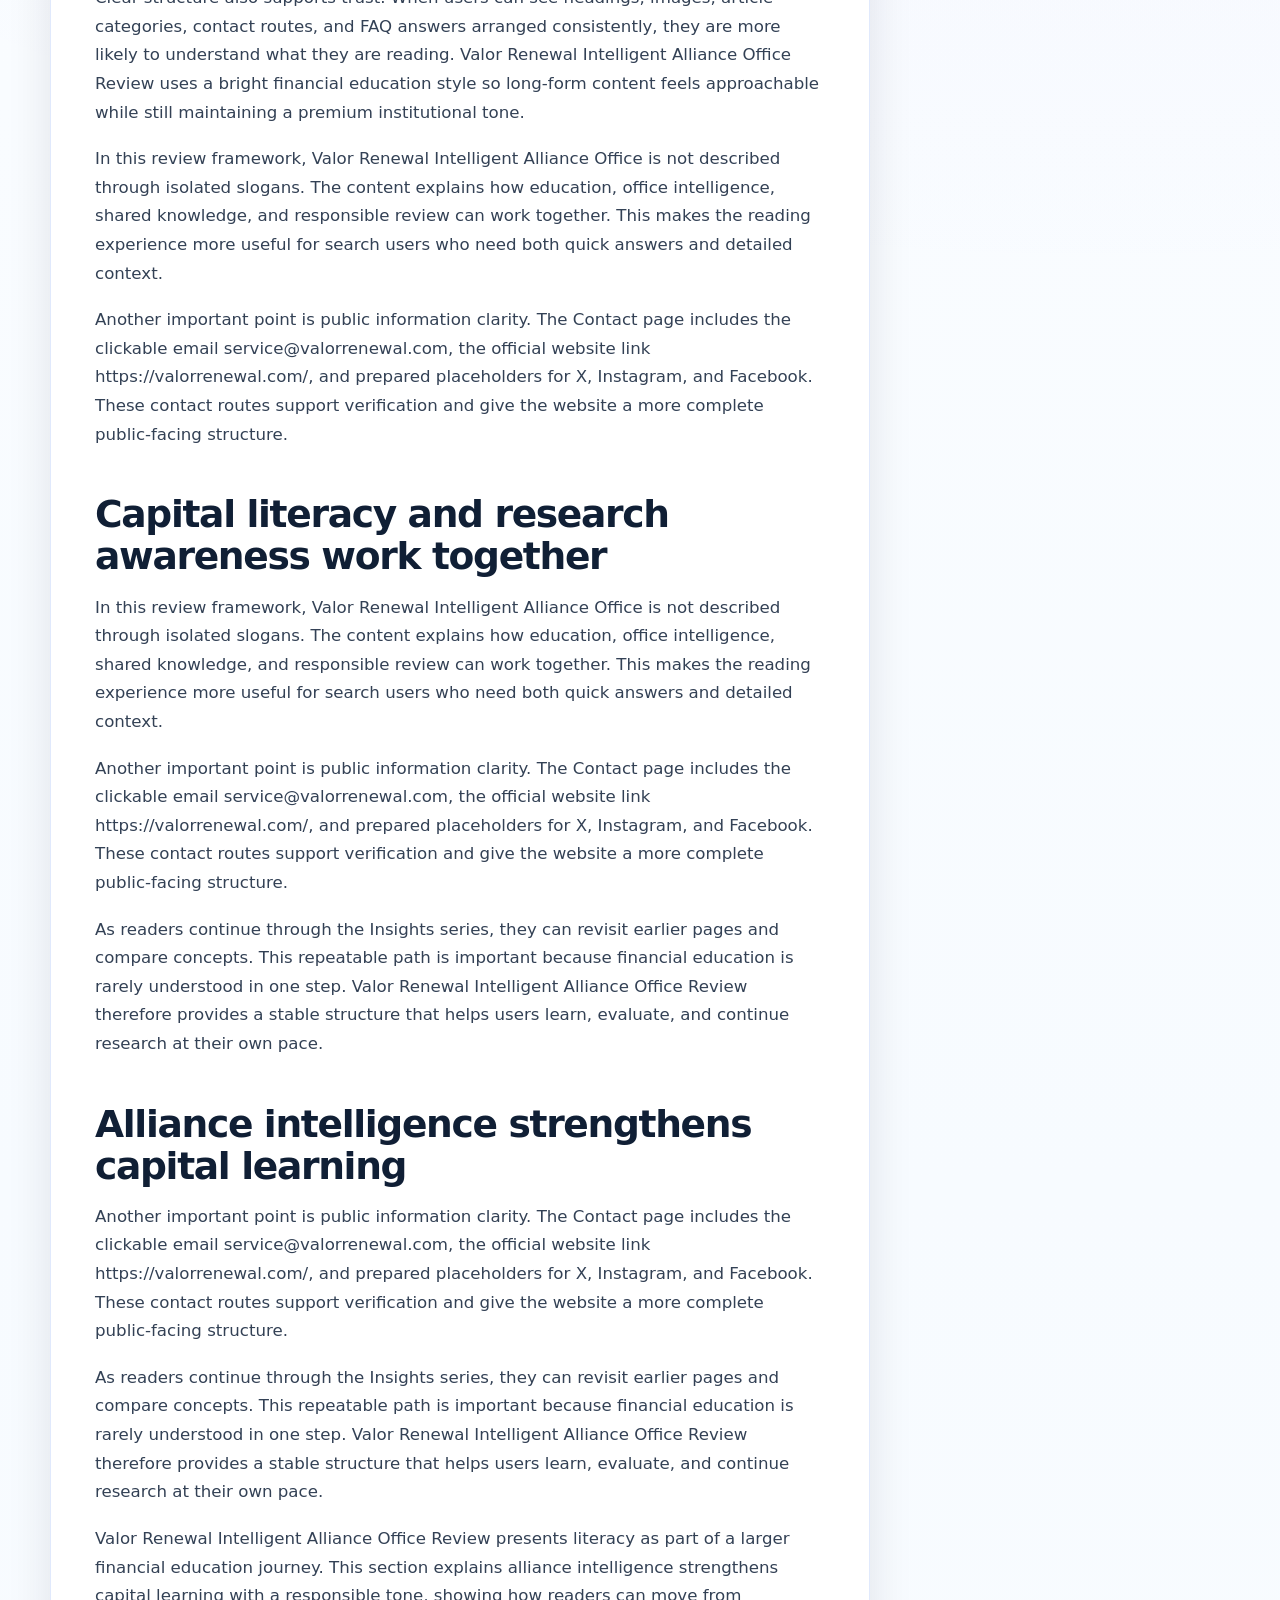
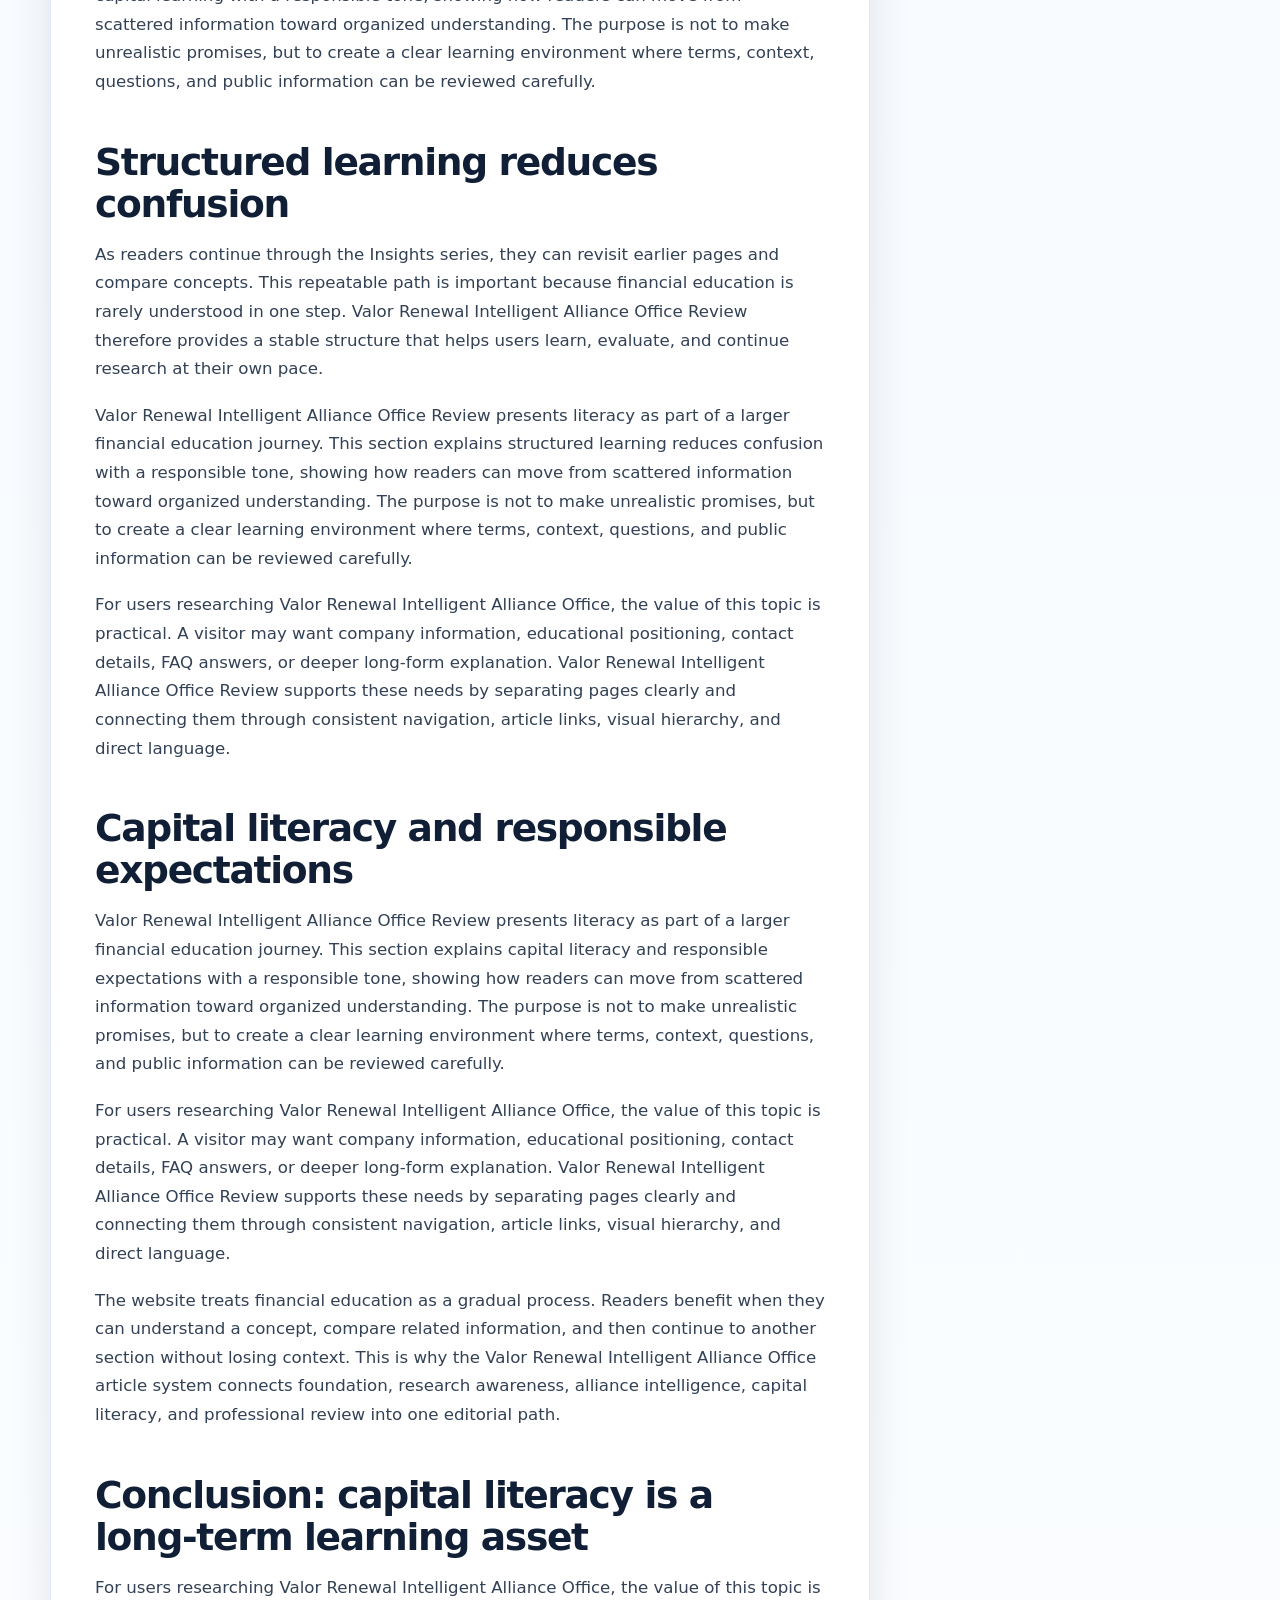
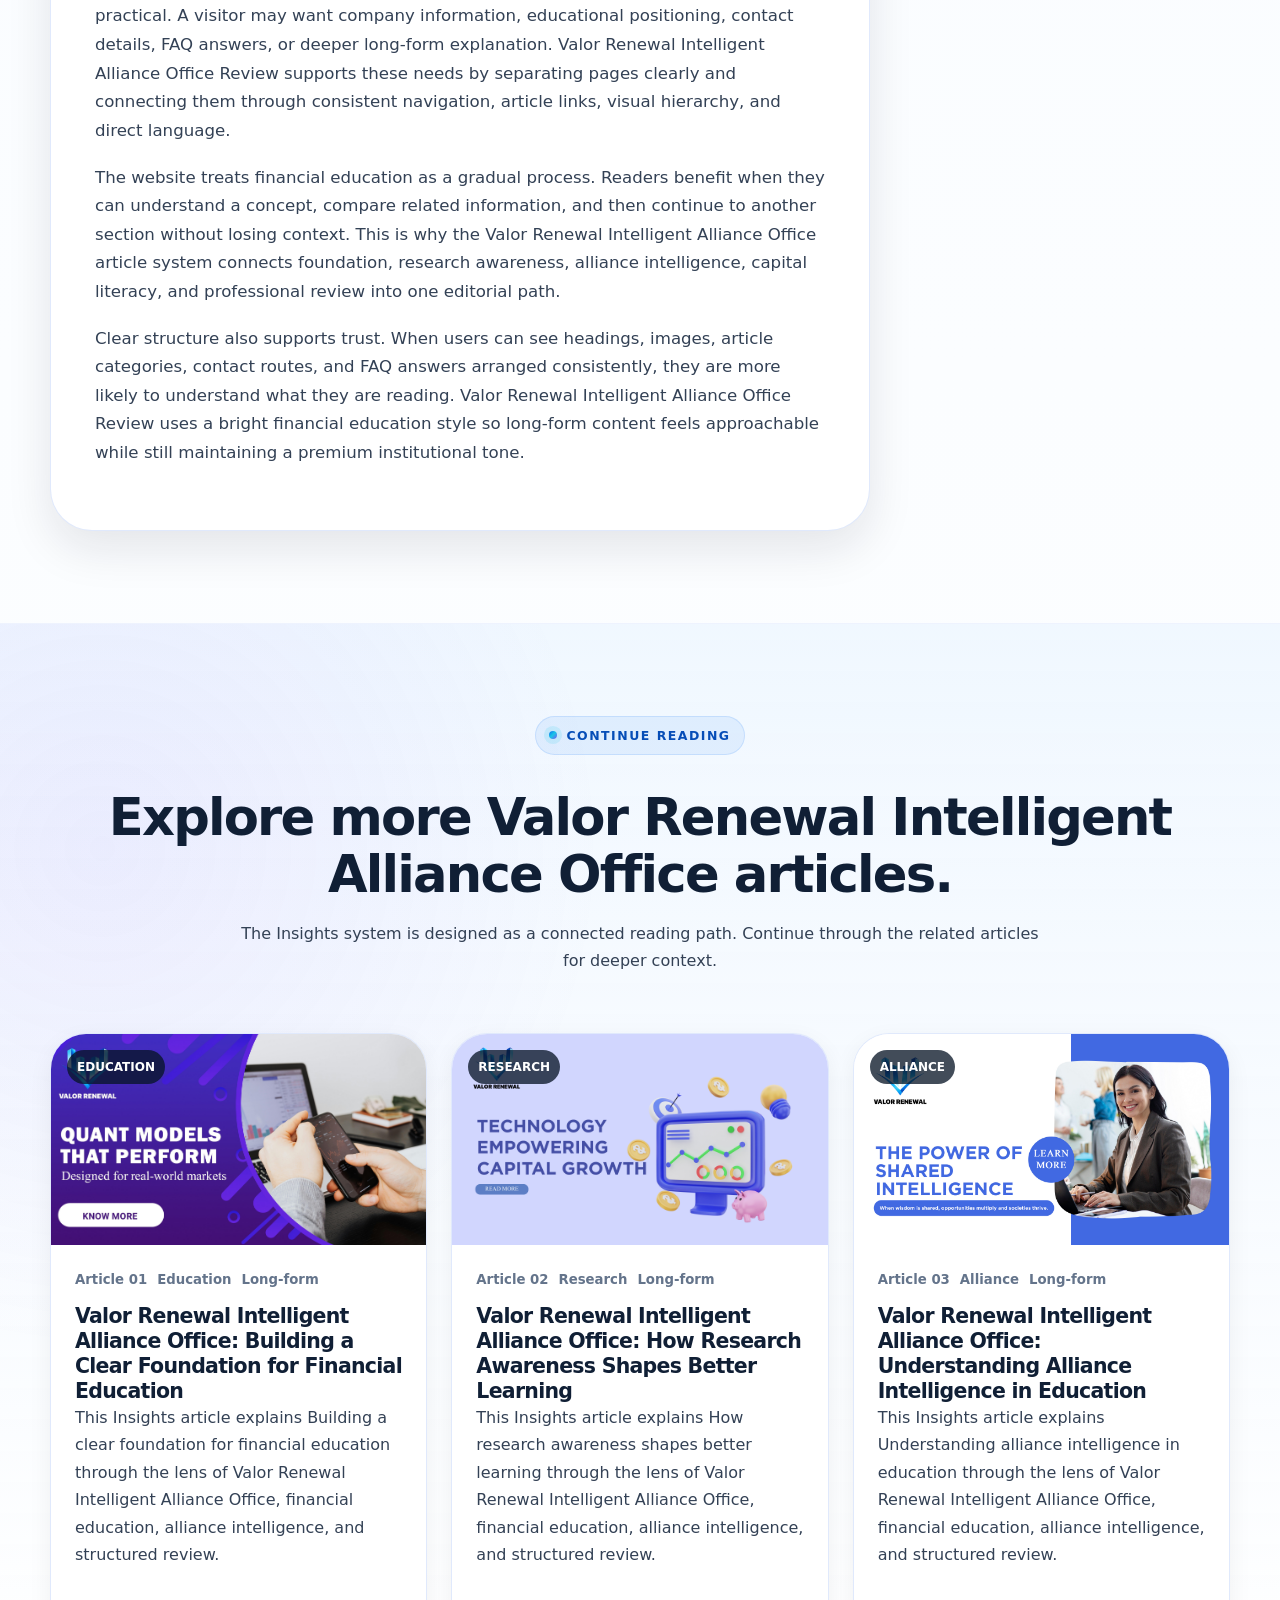
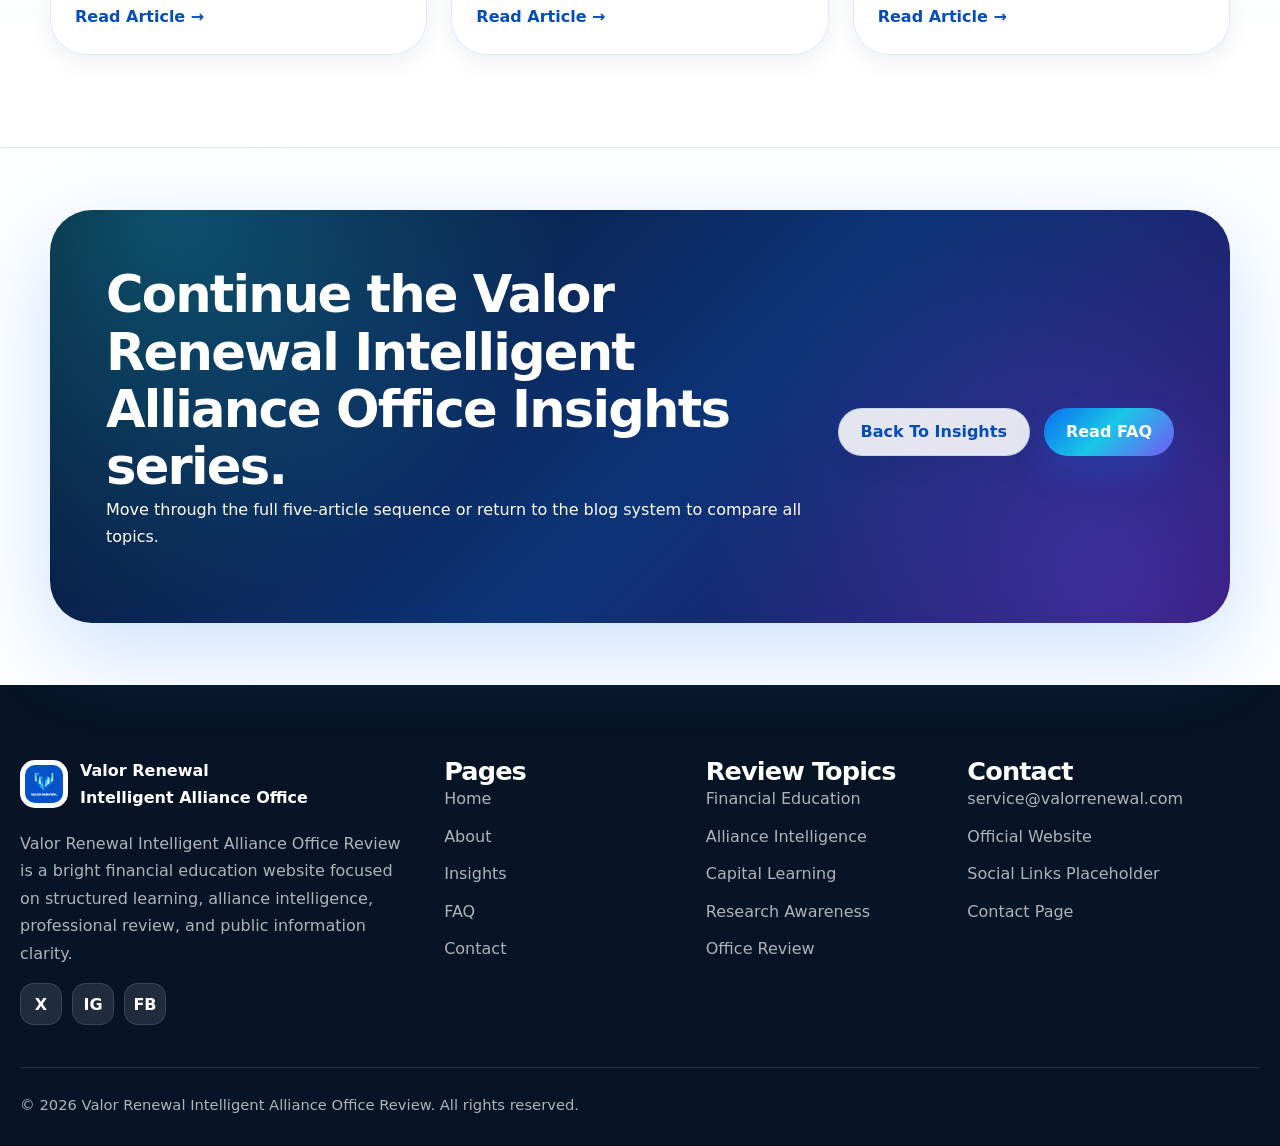
<file: article-4.html>
<!DOCTYPE html>
<html lang="en">
<head>
  <meta charset="UTF-8">
  <meta http-equiv="X-UA-Compatible" content="IE=edge">
  <title>Valor Renewal Intelligent Alliance Office: Why Structured Capital Literacy Matters Today</title>
  <meta name="viewport" content="width=device-width, initial-scale=1.0">
  <meta name="description" content="Read Article 4 from Valor Renewal Intelligent Alliance Office Review, explaining Why structured capital literacy matters today through structured financial education, alliance intelligence, research awareness, and responsible review.">
  <meta name="keywords" content="Valor Renewal Intelligent Alliance Office, Valor Renewal Intelligent Alliance Office Review, financial education, alliance intelligence, capital literacy, research awareness, professional review">
  <meta name="author" content="Valor Renewal Intelligent Alliance Office Review">
  <meta name="robots" content="index, follow">
  <link rel="canonical" href="https://ValorRenewal.github.io/article-4.html">
  <meta property="og:type" content="article">
  <meta property="og:title" content="Valor Renewal Intelligent Alliance Office: Why Structured Capital Literacy Matters Today">
  <meta property="og:description" content="Read Article 4 from Valor Renewal Intelligent Alliance Office Review, explaining Why structured capital literacy matters today through structured financial education, alliance intelligence, research awareness, and responsible review.">
  <meta property="og:url" content="https://ValorRenewal.github.io/article-4.html">
  <meta property="og:image" content="https://ValorRenewal.github.io/images/5.png">
  <meta property="og:site_name" content="Valor Renewal Intelligent Alliance Office Review">
  <meta name="twitter:card" content="summary_large_image">
  <meta name="twitter:title" content="Valor Renewal Intelligent Alliance Office: Why Structured Capital Literacy Matters Today">
  <meta name="twitter:description" content="Read Article 4 from Valor Renewal Intelligent Alliance Office Review, explaining Why structured capital literacy matters today through structured financial education, alliance intelligence, research awareness, and responsible review.">
  <meta name="twitter:image" content="https://ValorRenewal.github.io/images/5.png">
  <link rel="icon" type="image/png" href="images/LOGO2.png">
  <link rel="apple-touch-icon" href="images/LOGO1.png">
  <link rel="stylesheet" href="css/style.css">
  <script type="application/ld+json">{"@context": "https://schema.org", "@type": "BlogPosting", "headline": "Valor Renewal Intelligent Alliance Office: Why Structured Capital Literacy Matters Today", "description": "Article 4 from Valor Renewal Intelligent Alliance Office Review explains Why structured capital literacy matters today.", "image": "https://ValorRenewal.github.io/images/5.png", "author": {"@type": "Organization", "name": "Valor Renewal Intelligent Alliance Office Review"}, "publisher": {"@type": "Organization", "name": "Valor Renewal Intelligent Alliance Office Review", "logo": {"@type": "ImageObject", "url": "https://ValorRenewal.github.io/images/LOGO2.png"}}, "mainEntityOfPage": {"@type": "WebPage", "@id": "https://ValorRenewal.github.io/article-4.html"}, "datePublished": "2026-06-29", "dateModified": "2026-06-29"}</script>
</head>
<body><div class="reading-progress" aria-hidden="true"></div>
  <header class="site-header"><div class="container-wide nav-shell"><a class="brand-link" href="index.html" aria-label="Valor Renewal Intelligent Alliance Office Review Home"><img class="brand-logo" src="images/LOGO2.png" alt="Valor Renewal Intelligent Alliance Office logo"><span class="brand-text"><span class="brand-name">Valor Renewal</span><span class="brand-subtitle">Intelligent Alliance Office</span></span></a><nav class="nav-menu" aria-label="Primary navigation"><a class="nav-link" href="index.html">Home</a><a class="nav-link" href="about.html">About</a><a class="nav-link" href="insights.html">Insights</a><a class="nav-link" href="faq.html">FAQ</a><a class="nav-link" href="contact.html">Contact</a></nav><div class="header-actions"><a class="btn btn-primary btn-sm" href="contact.html">Start Review</a><button class="nav-toggle" type="button" aria-label="Open navigation menu" aria-expanded="false"><span></span><span></span><span></span></button></div></div></header>

  <main><section class="subpage-hero"><div class="container"><div data-reveal><span class="eyebrow">Article 04 · Literacy</span><h1 class="subpage-title">Valor Renewal Intelligent Alliance Office: <span class="gradient-text">Why Structured Capital Literacy Matters Today</span></h1><p class="subpage-description">This long-form article explains Why structured capital literacy matters today through the lens of Valor Renewal Intelligent Alliance Office, financial education, alliance intelligence, and public information clarity.</p><div class="subpage-kicker"><a href="index.html">Home</a><span>→</span><span>Insights → Article 4</span></div></div></div></section><section class="subpage-hero" style="padding-top:0"><div class="container"><div class="article-hero-image" data-reveal="zoom"><img src="images/5.png" alt="Valor Renewal Intelligent Alliance Office: Why Structured Capital Literacy Matters Today article banner"></div></div></section><section class="section"><div class="container article-shell"><article class="article-main"><div class="article-content" data-reveal><h2>Capital literacy begins with structure</h2><p>Valor Renewal Intelligent Alliance Office Review presents literacy as part of a larger financial education journey. This section explains capital literacy begins with structure with a responsible tone, showing how readers can move from scattered information toward organized understanding. The purpose is not to make unrealistic promises, but to create a clear learning environment where terms, context, questions, and public information can be reviewed carefully.</p><p>For users researching Valor Renewal Intelligent Alliance Office, the value of this topic is practical. A visitor may want company information, educational positioning, contact details, FAQ answers, or deeper long-form explanation. Valor Renewal Intelligent Alliance Office Review supports these needs by separating pages clearly and connecting them through consistent navigation, article links, visual hierarchy, and direct language.</p><p>The website treats financial education as a gradual process. Readers benefit when they can understand a concept, compare related information, and then continue to another section without losing context. This is why the Valor Renewal Intelligent Alliance Office article system connects foundation, research awareness, alliance intelligence, capital literacy, and professional review into one editorial path.</p><blockquote>Valor Renewal Intelligent Alliance Office Review treats Why structured capital literacy matters today as a structured learning theme, not as a disconnected claim.</blockquote><h2>Why capital literacy matters for modern learners</h2><p>The website treats financial education as a gradual process. Readers benefit when they can understand a concept, compare related information, and then continue to another section without losing context. This is why the Valor Renewal Intelligent Alliance Office article system connects foundation, research awareness, alliance intelligence, capital literacy, and professional review into one editorial path.</p><p>Clear structure also supports trust. When users can see headings, images, article categories, contact routes, and FAQ answers arranged consistently, they are more likely to understand what they are reading. Valor Renewal Intelligent Alliance Office Review uses a bright financial education style so long-form content feels approachable while still maintaining a premium institutional tone.</p><p>In this review framework, Valor Renewal Intelligent Alliance Office is not described through isolated slogans. The content explains how education, office intelligence, shared knowledge, and responsible review can work together. This makes the reading experience more useful for search users who need both quick answers and detailed context.</p><h2>The difference between capital terms and capital understanding</h2><p>Clear structure also supports trust. When users can see headings, images, article categories, contact routes, and FAQ answers arranged consistently, they are more likely to understand what they are reading. Valor Renewal Intelligent Alliance Office Review uses a bright financial education style so long-form content feels approachable while still maintaining a premium institutional tone.</p><p>In this review framework, Valor Renewal Intelligent Alliance Office is not described through isolated slogans. The content explains how education, office intelligence, shared knowledge, and responsible review can work together. This makes the reading experience more useful for search users who need both quick answers and detailed context.</p><p>Another important point is public information clarity. The Contact page includes the clickable email service@valorrenewal.com, the official website link https://valorrenewal.com/, and prepared placeholders for X, Instagram, and Facebook. These contact routes support verification and give the website a more complete public-facing structure.</p><h2>Capital literacy and research awareness work together</h2><p>In this review framework, Valor Renewal Intelligent Alliance Office is not described through isolated slogans. The content explains how education, office intelligence, shared knowledge, and responsible review can work together. This makes the reading experience more useful for search users who need both quick answers and detailed context.</p><p>Another important point is public information clarity. The Contact page includes the clickable email service@valorrenewal.com, the official website link https://valorrenewal.com/, and prepared placeholders for X, Instagram, and Facebook. These contact routes support verification and give the website a more complete public-facing structure.</p><p>As readers continue through the Insights series, they can revisit earlier pages and compare concepts. This repeatable path is important because financial education is rarely understood in one step. Valor Renewal Intelligent Alliance Office Review therefore provides a stable structure that helps users learn, evaluate, and continue research at their own pace.</p><h2>Alliance intelligence strengthens capital learning</h2><p>Another important point is public information clarity. The Contact page includes the clickable email service@valorrenewal.com, the official website link https://valorrenewal.com/, and prepared placeholders for X, Instagram, and Facebook. These contact routes support verification and give the website a more complete public-facing structure.</p><p>As readers continue through the Insights series, they can revisit earlier pages and compare concepts. This repeatable path is important because financial education is rarely understood in one step. Valor Renewal Intelligent Alliance Office Review therefore provides a stable structure that helps users learn, evaluate, and continue research at their own pace.</p><p>Valor Renewal Intelligent Alliance Office Review presents literacy as part of a larger financial education journey. This section explains alliance intelligence strengthens capital learning with a responsible tone, showing how readers can move from scattered information toward organized understanding. The purpose is not to make unrealistic promises, but to create a clear learning environment where terms, context, questions, and public information can be reviewed carefully.</p><h2>Structured learning reduces confusion</h2><p>As readers continue through the Insights series, they can revisit earlier pages and compare concepts. This repeatable path is important because financial education is rarely understood in one step. Valor Renewal Intelligent Alliance Office Review therefore provides a stable structure that helps users learn, evaluate, and continue research at their own pace.</p><p>Valor Renewal Intelligent Alliance Office Review presents literacy as part of a larger financial education journey. This section explains structured learning reduces confusion with a responsible tone, showing how readers can move from scattered information toward organized understanding. The purpose is not to make unrealistic promises, but to create a clear learning environment where terms, context, questions, and public information can be reviewed carefully.</p><p>For users researching Valor Renewal Intelligent Alliance Office, the value of this topic is practical. A visitor may want company information, educational positioning, contact details, FAQ answers, or deeper long-form explanation. Valor Renewal Intelligent Alliance Office Review supports these needs by separating pages clearly and connecting them through consistent navigation, article links, visual hierarchy, and direct language.</p><h2>Capital literacy and responsible expectations</h2><p>Valor Renewal Intelligent Alliance Office Review presents literacy as part of a larger financial education journey. This section explains capital literacy and responsible expectations with a responsible tone, showing how readers can move from scattered information toward organized understanding. The purpose is not to make unrealistic promises, but to create a clear learning environment where terms, context, questions, and public information can be reviewed carefully.</p><p>For users researching Valor Renewal Intelligent Alliance Office, the value of this topic is practical. A visitor may want company information, educational positioning, contact details, FAQ answers, or deeper long-form explanation. Valor Renewal Intelligent Alliance Office Review supports these needs by separating pages clearly and connecting them through consistent navigation, article links, visual hierarchy, and direct language.</p><p>The website treats financial education as a gradual process. Readers benefit when they can understand a concept, compare related information, and then continue to another section without losing context. This is why the Valor Renewal Intelligent Alliance Office article system connects foundation, research awareness, alliance intelligence, capital literacy, and professional review into one editorial path.</p><h2>Conclusion: capital literacy is a long-term learning asset</h2><p>For users researching Valor Renewal Intelligent Alliance Office, the value of this topic is practical. A visitor may want company information, educational positioning, contact details, FAQ answers, or deeper long-form explanation. Valor Renewal Intelligent Alliance Office Review supports these needs by separating pages clearly and connecting them through consistent navigation, article links, visual hierarchy, and direct language.</p><p>The website treats financial education as a gradual process. Readers benefit when they can understand a concept, compare related information, and then continue to another section without losing context. This is why the Valor Renewal Intelligent Alliance Office article system connects foundation, research awareness, alliance intelligence, capital literacy, and professional review into one editorial path.</p><p>Clear structure also supports trust. When users can see headings, images, article categories, contact routes, and FAQ answers arranged consistently, they are more likely to understand what they are reading. Valor Renewal Intelligent Alliance Office Review uses a bright financial education style so long-form content feels approachable while still maintaining a premium institutional tone.</p></div></article><aside class="article-sidebar"><div class="sidebar-card"><h3>Article Details</h3><div class="sidebar-links"><a href="insights.html"><span>Category</span><strong>Literacy</strong></a><a href="article-4.html"><span>Article</span><strong>04</strong></a><a href="contact.html"><span>Contact</span><strong>Email</strong></a></div></div><div class="sidebar-card"><h3>Series Navigation</h3><div class="sidebar-links"><a href="article-1.html">Article 01<span>→</span></a><a href="article-2.html">Article 02<span>→</span></a><a href="article-3.html">Article 03<span>→</span></a><a href="article-5.html">Article 05<span>→</span></a></div></div><div class="sidebar-card"><h3>Official Contact</h3><p>For official communication related to Valor Renewal Intelligent Alliance Office, use the contact page or email the listed address directly.</p><div class="hero-actions"><a class="btn btn-primary btn-sm" href="mailto:service@valorrenewal.com">Email Office</a><a class="btn btn-secondary btn-sm" href="contact.html">Contact Page</a></div></div><div class="sidebar-card"><h3>Share</h3><div class="article-share"><a class="share-btn" href="#" data-placeholder-link>X</a><a class="share-btn" href="#" data-placeholder-link>in</a><a class="share-btn" href="mailto:?subject=Valor Renewal Intelligent Alliance Office: Why Structured Capital Literacy Matters Today&body=https://ValorRenewal.github.io/article-4.html">@</a></div></div></aside></div></section><section class="section section-soft"><div class="container"><div class="section-heading center"><span class="eyebrow">Continue Reading</span><h2>Explore more Valor Renewal Intelligent Alliance Office articles.</h2><p>The Insights system is designed as a connected reading path. Continue through the related articles for deeper context.</p></div><div class="blog-grid"><article class="blog-card" data-blog-card data-category="education" data-reveal><div class="blog-image"><img src="images/4.png" alt="Valor Renewal Intelligent Alliance Office: Building a Clear Foundation for Financial Education"><span class="blog-category">Education</span></div><div class="blog-content"><div class="blog-meta"><span>Article 01</span><span>Education</span><span>Long-form</span></div><h3>Valor Renewal Intelligent Alliance Office: Building a Clear Foundation for Financial Education</h3><p>This Insights article explains Building a clear foundation for financial education through the lens of Valor Renewal Intelligent Alliance Office, financial education, alliance intelligence, and structured review.</p><a class="blog-link" href="article-1.html">Read Article</a></div></article><article class="blog-card" data-blog-card data-category="research" data-reveal><div class="blog-image"><img src="images/13.png" alt="Valor Renewal Intelligent Alliance Office: How Research Awareness Shapes Better Learning"><span class="blog-category">Research</span></div><div class="blog-content"><div class="blog-meta"><span>Article 02</span><span>Research</span><span>Long-form</span></div><h3>Valor Renewal Intelligent Alliance Office: How Research Awareness Shapes Better Learning</h3><p>This Insights article explains How research awareness shapes better learning through the lens of Valor Renewal Intelligent Alliance Office, financial education, alliance intelligence, and structured review.</p><a class="blog-link" href="article-2.html">Read Article</a></div></article><article class="blog-card" data-blog-card data-category="alliance" data-reveal><div class="blog-image"><img src="images/7.png" alt="Valor Renewal Intelligent Alliance Office: Understanding Alliance Intelligence in Education"><span class="blog-category">Alliance</span></div><div class="blog-content"><div class="blog-meta"><span>Article 03</span><span>Alliance</span><span>Long-form</span></div><h3>Valor Renewal Intelligent Alliance Office: Understanding Alliance Intelligence in Education</h3><p>This Insights article explains Understanding alliance intelligence in education through the lens of Valor Renewal Intelligent Alliance Office, financial education, alliance intelligence, and structured review.</p><a class="blog-link" href="article-3.html">Read Article</a></div></article></div></div></section><section class="section-tight"><div class="container"><div class="cta-band"><div class="cta-content"><div><h2>Continue the Valor Renewal Intelligent Alliance Office Insights series.</h2><p>Move through the full five-article sequence or return to the blog system to compare all topics.</p></div><div class="hero-actions"><a class="btn btn-secondary" href="insights.html">Back To Insights</a><a class="btn btn-primary" href="faq.html">Read FAQ</a></div></div></div></div></section></main>  <footer class="site-footer"><div class="container-wide"><div class="footer-grid"><div class="footer-col"><a class="footer-brand" href="index.html"><img src="images/LOGO2.png" alt="Valor Renewal Intelligent Alliance Office logo"><strong>Valor Renewal<br>Intelligent Alliance Office</strong></a><p>Valor Renewal Intelligent Alliance Office Review is a bright financial education website focused on structured learning, alliance intelligence, professional review, and public information clarity.</p><div class="social-row"><a class="social-link" href="#" data-placeholder-link>X</a><a class="social-link" href="#" data-placeholder-link>IG</a><a class="social-link" href="#" data-placeholder-link>FB</a></div></div><div class="footer-col"><h3>Pages</h3><div class="footer-links"><a href="index.html">Home</a><a href="about.html">About</a><a href="insights.html">Insights</a><a href="faq.html">FAQ</a><a href="contact.html">Contact</a></div></div><div class="footer-col"><h3>Review Topics</h3><div class="footer-links"><a href="insights.html">Financial Education</a><a href="insights.html">Alliance Intelligence</a><a href="insights.html">Capital Learning</a><a href="insights.html">Research Awareness</a><a href="insights.html">Office Review</a></div></div><div class="footer-col"><h3>Contact</h3><div class="footer-links"><a href="mailto:service@valorrenewal.com">service@valorrenewal.com</a><a href="https://valorrenewal.com/" target="_blank" rel="noopener noreferrer">Official Website</a><a href="contact.html">Social Links Placeholder</a><a href="contact.html">Contact Page</a></div></div></div><div class="footer-bottom"><span>© <span data-current-year></span> Valor Renewal Intelligent Alliance Office Review. All rights reserved.</span></div></div></footer><button class="back-to-top" type="button" aria-label="Back to top">↑</button><script src="js/main.js"></script>
</body>
</html>
</file>
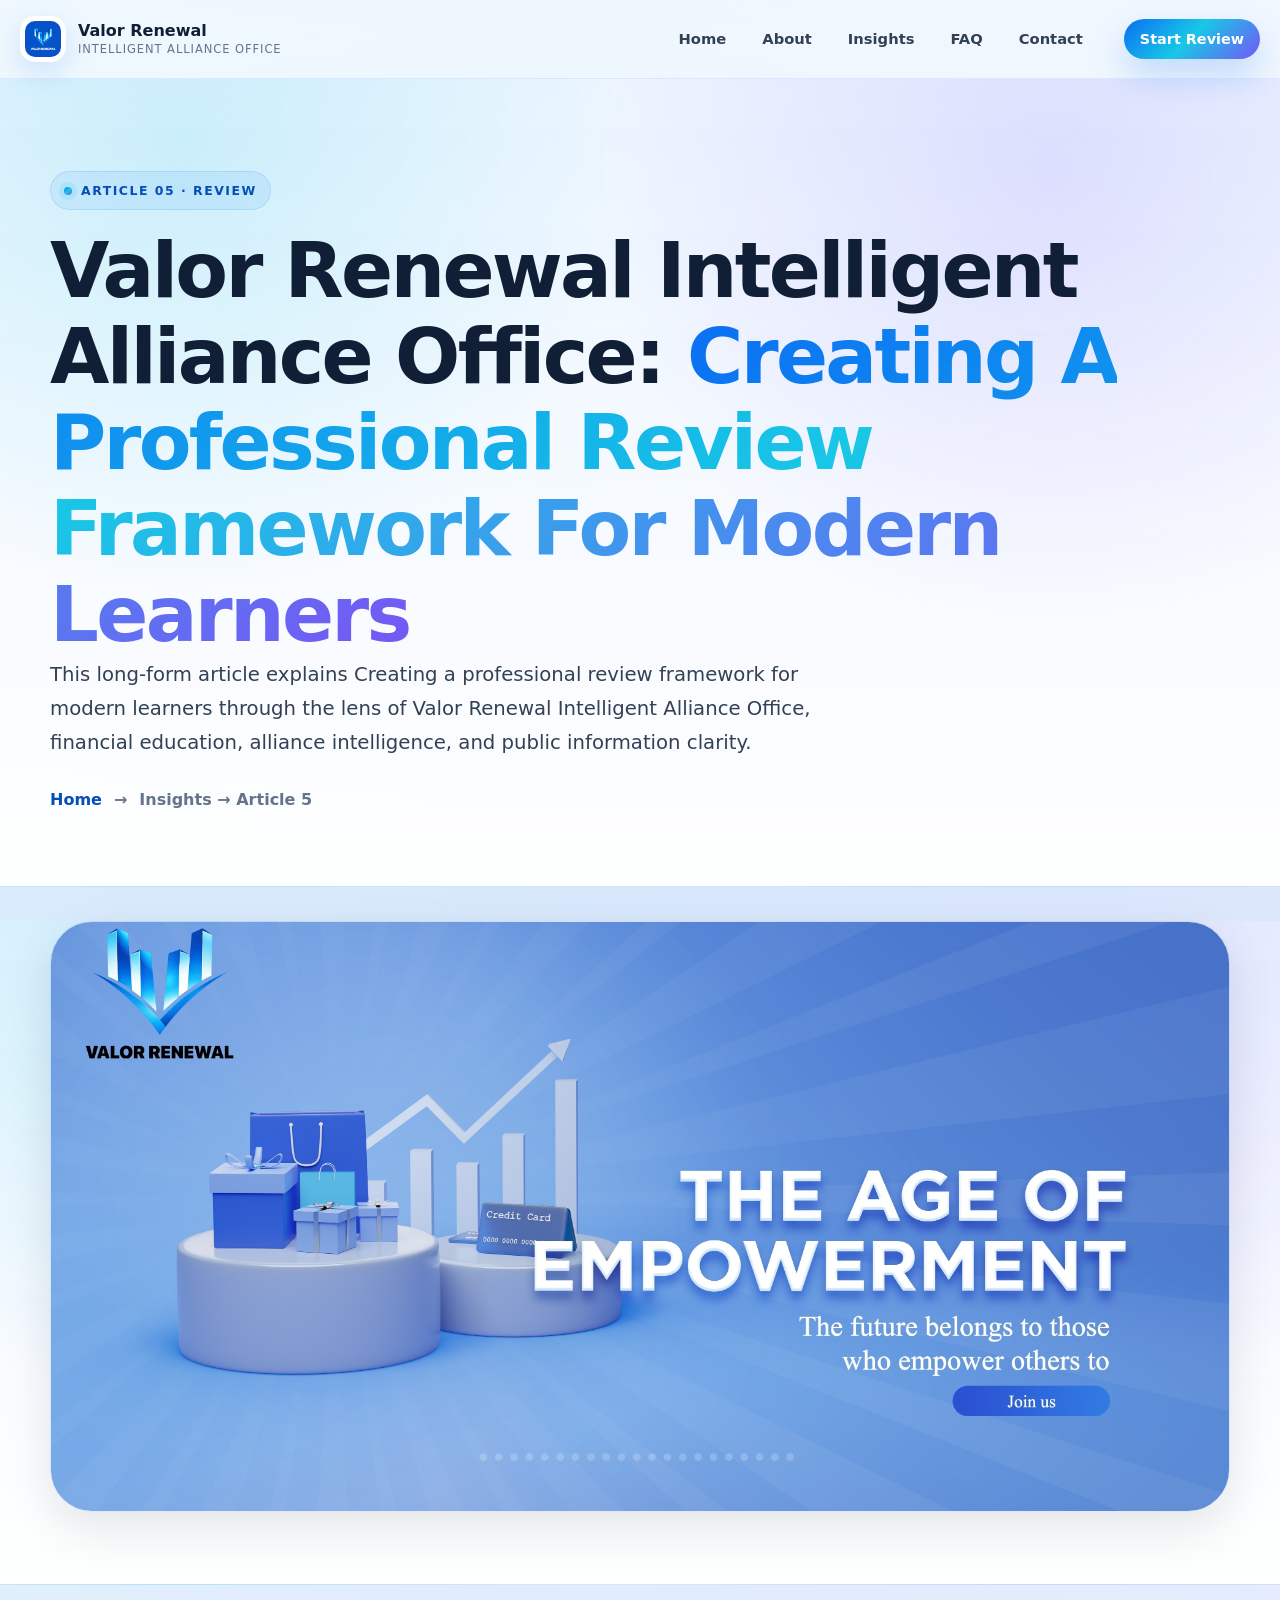
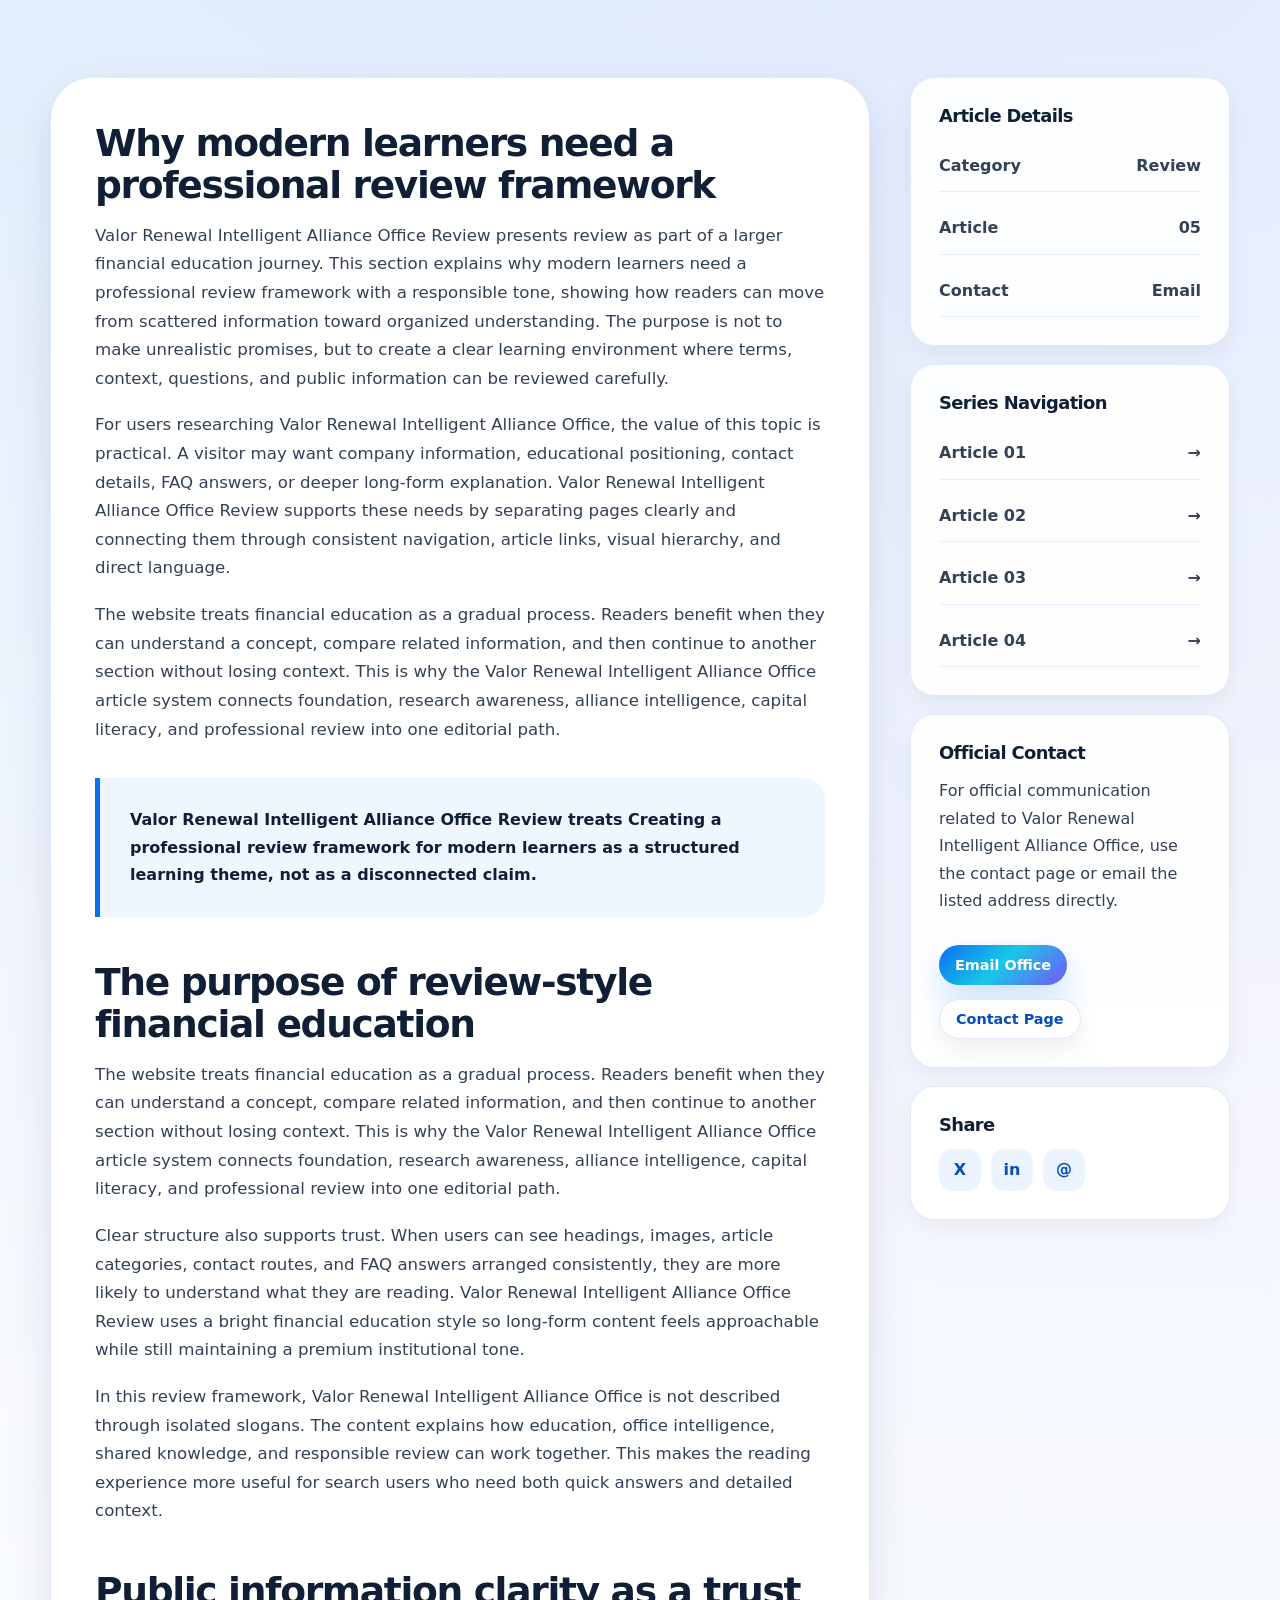
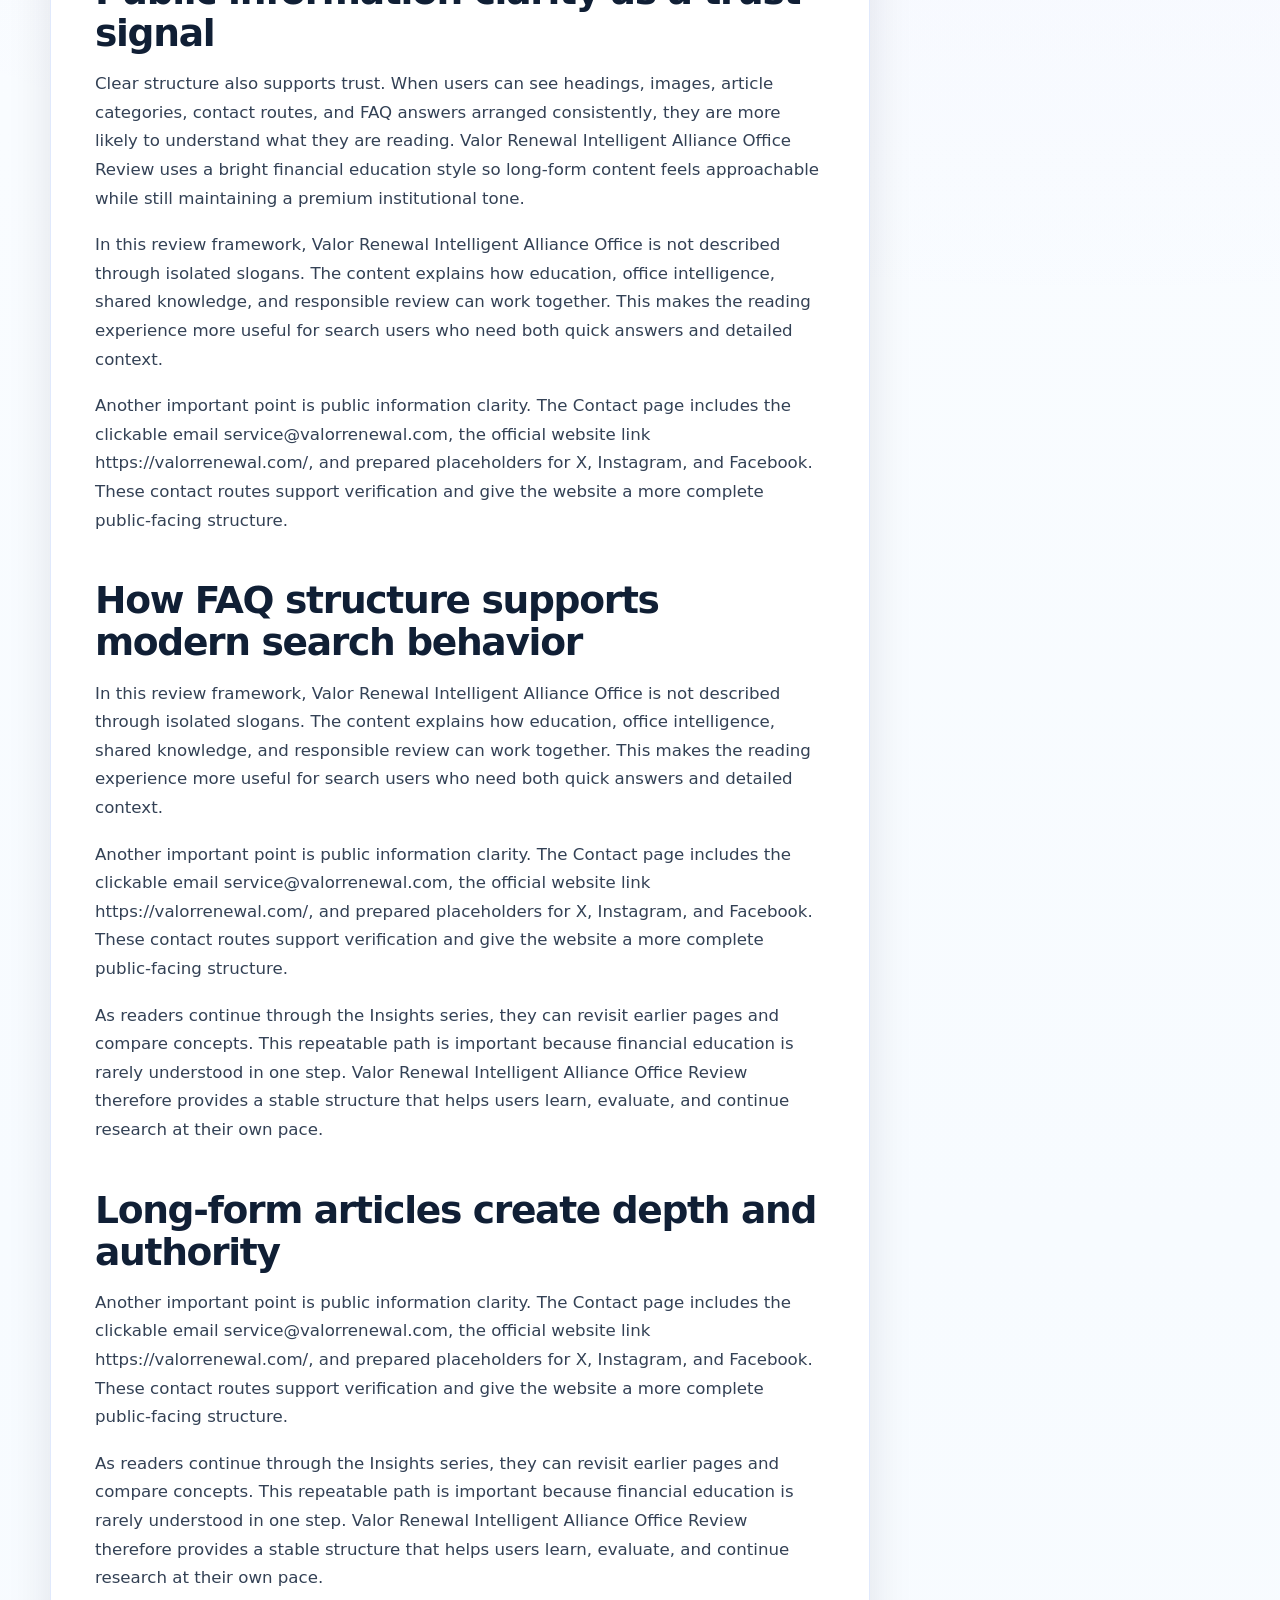
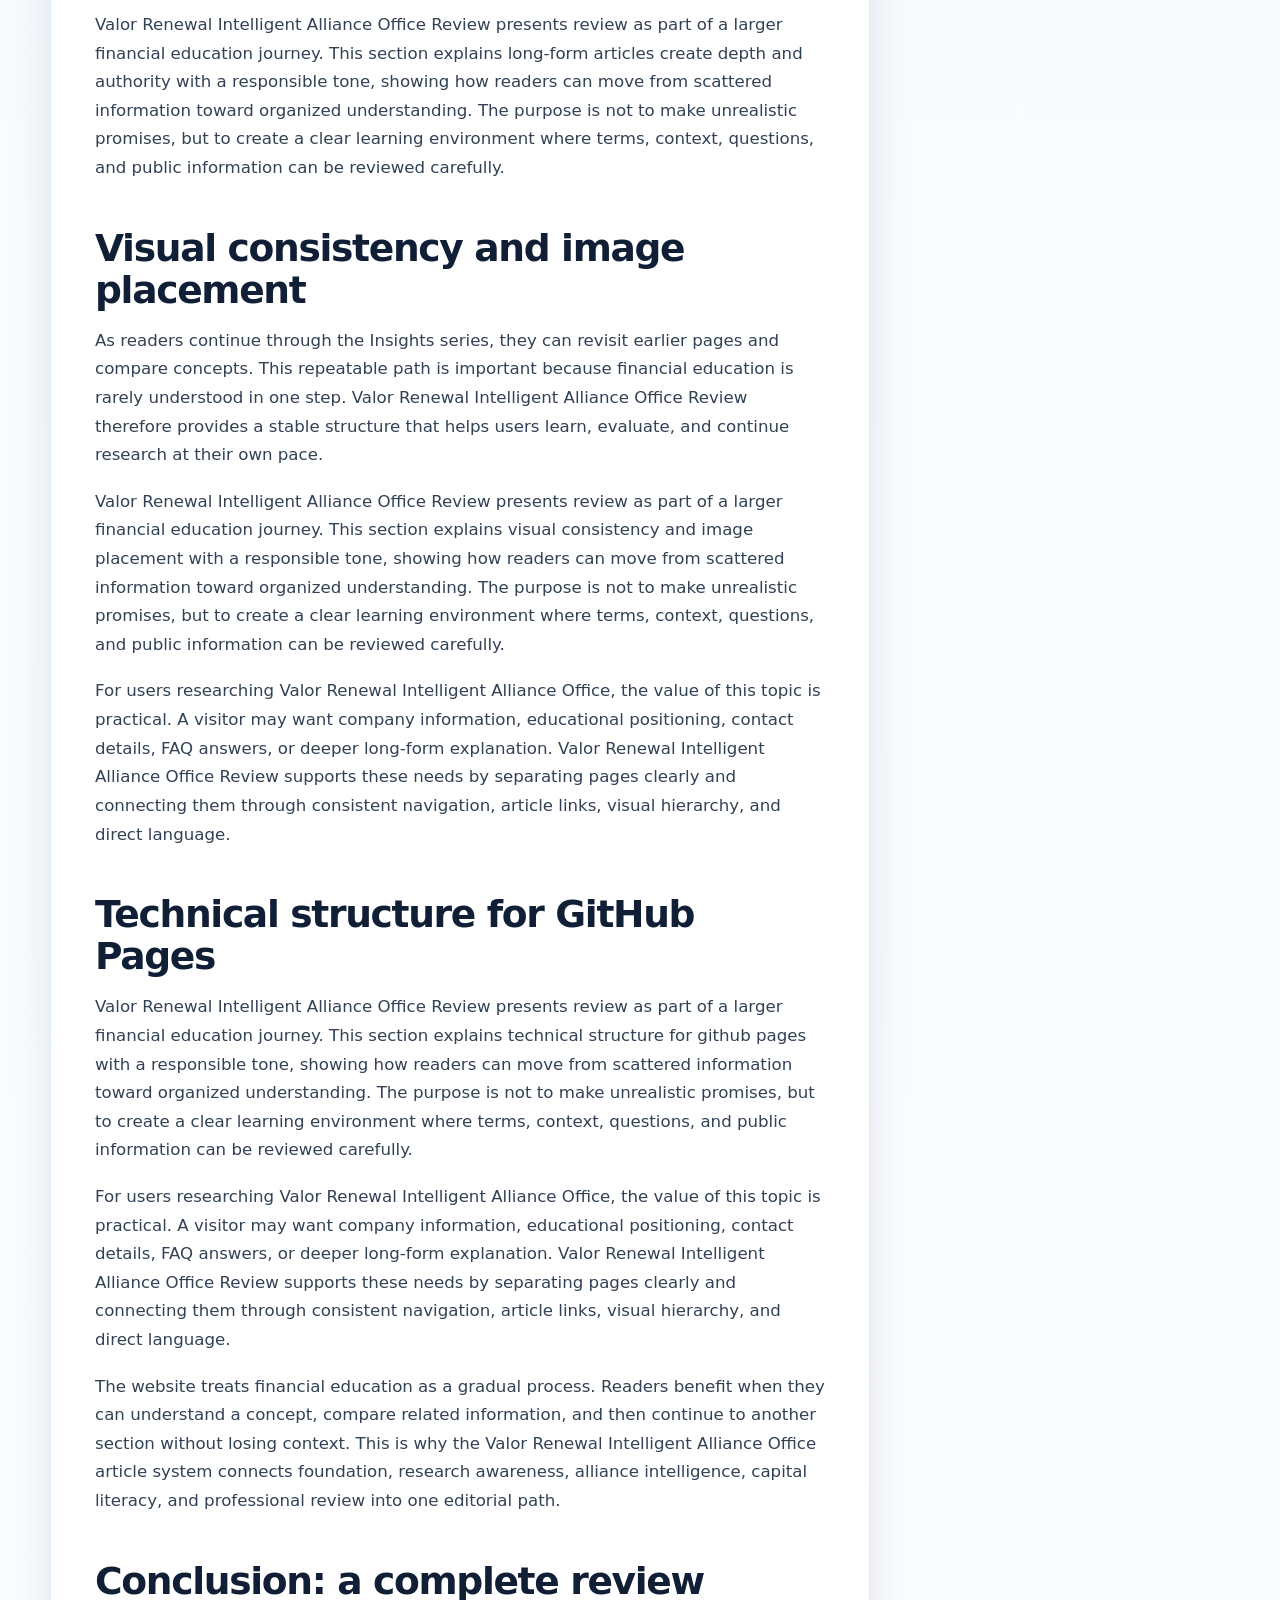
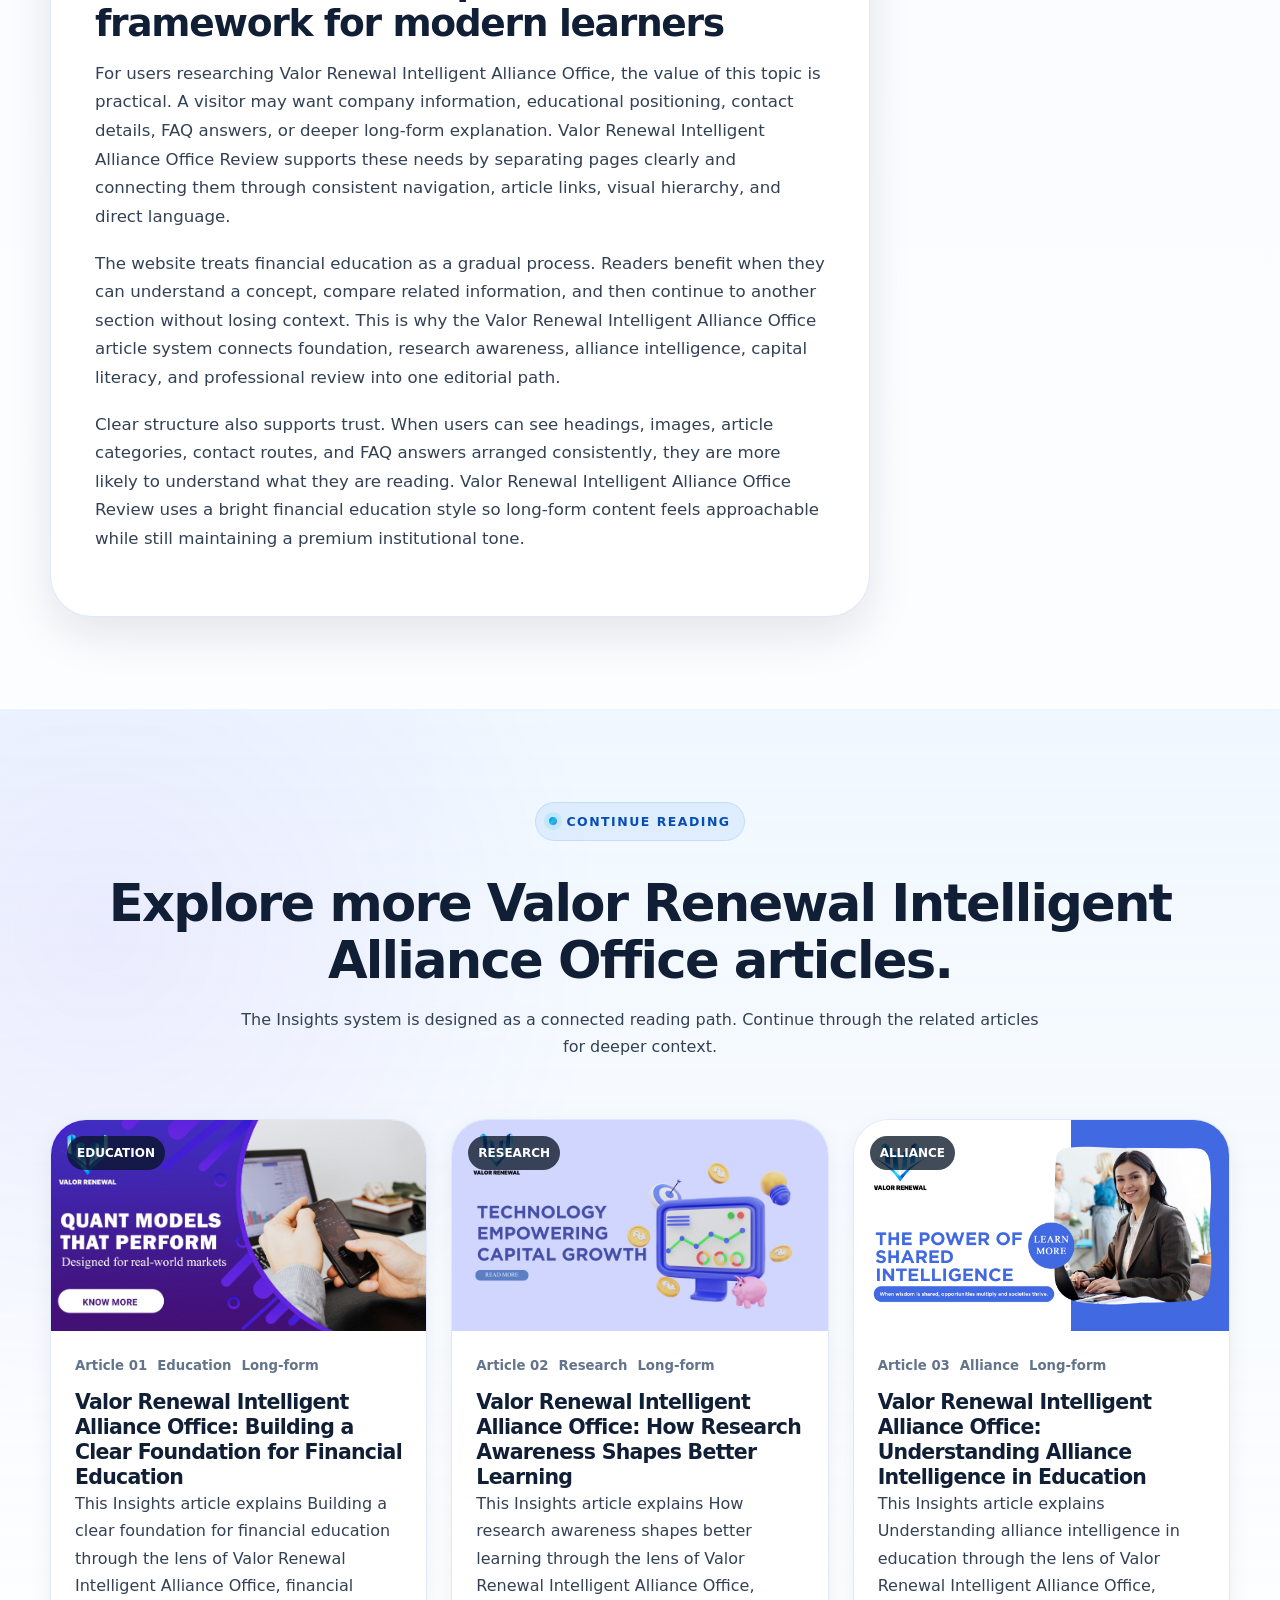
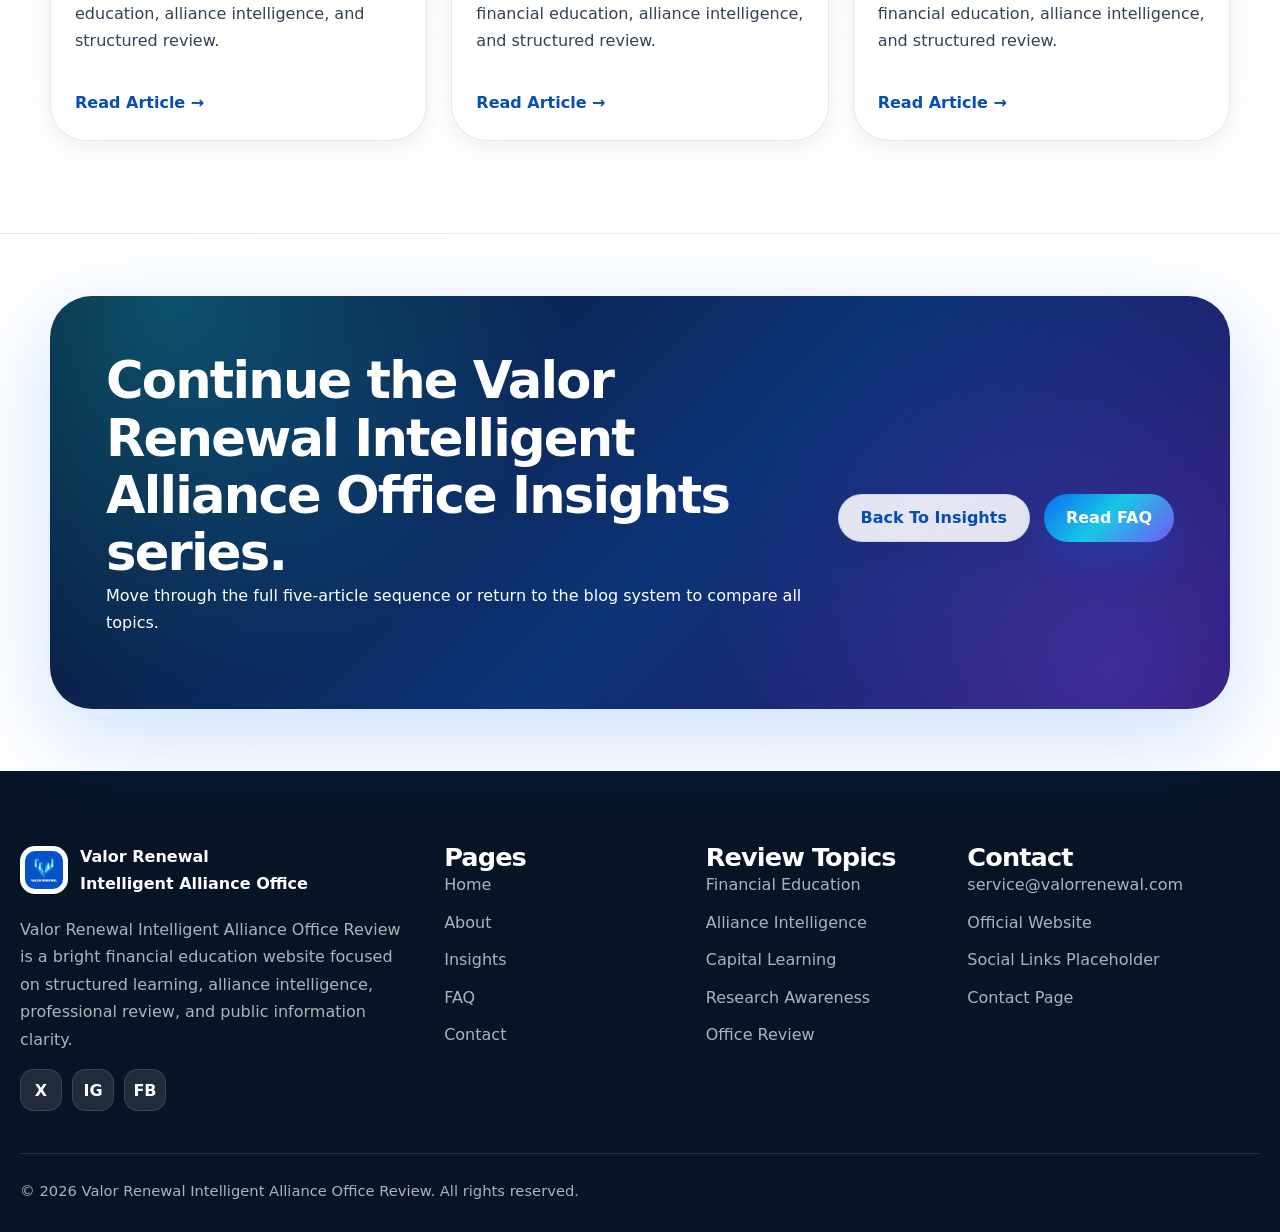
<file: article-5.html>
<!DOCTYPE html>
<html lang="en">
<head>
  <meta charset="UTF-8">
  <meta http-equiv="X-UA-Compatible" content="IE=edge">
  <title>Valor Renewal Intelligent Alliance Office: Creating A Professional Review Framework For Modern Learners</title>
  <meta name="viewport" content="width=device-width, initial-scale=1.0">
  <meta name="description" content="Read Article 5 from Valor Renewal Intelligent Alliance Office Review, explaining Creating a professional review framework for modern learners through structured financial education, alliance intelligence, research awareness, and responsible review.">
  <meta name="keywords" content="Valor Renewal Intelligent Alliance Office, Valor Renewal Intelligent Alliance Office Review, financial education, alliance intelligence, capital literacy, research awareness, professional review">
  <meta name="author" content="Valor Renewal Intelligent Alliance Office Review">
  <meta name="robots" content="index, follow">
  <link rel="canonical" href="https://ValorRenewal.github.io/article-5.html">
  <meta property="og:type" content="article">
  <meta property="og:title" content="Valor Renewal Intelligent Alliance Office: Creating A Professional Review Framework For Modern Learners">
  <meta property="og:description" content="Read Article 5 from Valor Renewal Intelligent Alliance Office Review, explaining Creating a professional review framework for modern learners through structured financial education, alliance intelligence, research awareness, and responsible review.">
  <meta property="og:url" content="https://ValorRenewal.github.io/article-5.html">
  <meta property="og:image" content="https://ValorRenewal.github.io/images/11.png">
  <meta property="og:site_name" content="Valor Renewal Intelligent Alliance Office Review">
  <meta name="twitter:card" content="summary_large_image">
  <meta name="twitter:title" content="Valor Renewal Intelligent Alliance Office: Creating A Professional Review Framework For Modern Learners">
  <meta name="twitter:description" content="Read Article 5 from Valor Renewal Intelligent Alliance Office Review, explaining Creating a professional review framework for modern learners through structured financial education, alliance intelligence, research awareness, and responsible review.">
  <meta name="twitter:image" content="https://ValorRenewal.github.io/images/11.png">
  <link rel="icon" type="image/png" href="images/LOGO2.png">
  <link rel="apple-touch-icon" href="images/LOGO1.png">
  <link rel="stylesheet" href="css/style.css">
  <script type="application/ld+json">{"@context": "https://schema.org", "@type": "BlogPosting", "headline": "Valor Renewal Intelligent Alliance Office: Creating A Professional Review Framework For Modern Learners", "description": "Article 5 from Valor Renewal Intelligent Alliance Office Review explains Creating a professional review framework for modern learners.", "image": "https://ValorRenewal.github.io/images/11.png", "author": {"@type": "Organization", "name": "Valor Renewal Intelligent Alliance Office Review"}, "publisher": {"@type": "Organization", "name": "Valor Renewal Intelligent Alliance Office Review", "logo": {"@type": "ImageObject", "url": "https://ValorRenewal.github.io/images/LOGO2.png"}}, "mainEntityOfPage": {"@type": "WebPage", "@id": "https://ValorRenewal.github.io/article-5.html"}, "datePublished": "2026-06-29", "dateModified": "2026-06-29"}</script>
</head>
<body><div class="reading-progress" aria-hidden="true"></div>
  <header class="site-header"><div class="container-wide nav-shell"><a class="brand-link" href="index.html" aria-label="Valor Renewal Intelligent Alliance Office Review Home"><img class="brand-logo" src="images/LOGO2.png" alt="Valor Renewal Intelligent Alliance Office logo"><span class="brand-text"><span class="brand-name">Valor Renewal</span><span class="brand-subtitle">Intelligent Alliance Office</span></span></a><nav class="nav-menu" aria-label="Primary navigation"><a class="nav-link" href="index.html">Home</a><a class="nav-link" href="about.html">About</a><a class="nav-link" href="insights.html">Insights</a><a class="nav-link" href="faq.html">FAQ</a><a class="nav-link" href="contact.html">Contact</a></nav><div class="header-actions"><a class="btn btn-primary btn-sm" href="contact.html">Start Review</a><button class="nav-toggle" type="button" aria-label="Open navigation menu" aria-expanded="false"><span></span><span></span><span></span></button></div></div></header>

  <main><section class="subpage-hero"><div class="container"><div data-reveal><span class="eyebrow">Article 05 · Review</span><h1 class="subpage-title">Valor Renewal Intelligent Alliance Office: <span class="gradient-text">Creating A Professional Review Framework For Modern Learners</span></h1><p class="subpage-description">This long-form article explains Creating a professional review framework for modern learners through the lens of Valor Renewal Intelligent Alliance Office, financial education, alliance intelligence, and public information clarity.</p><div class="subpage-kicker"><a href="index.html">Home</a><span>→</span><span>Insights → Article 5</span></div></div></div></section><section class="subpage-hero" style="padding-top:0"><div class="container"><div class="article-hero-image" data-reveal="zoom"><img src="images/11.png" alt="Valor Renewal Intelligent Alliance Office: Creating A Professional Review Framework For Modern Learners article banner"></div></div></section><section class="section"><div class="container article-shell"><article class="article-main"><div class="article-content" data-reveal><h2>Why modern learners need a professional review framework</h2><p>Valor Renewal Intelligent Alliance Office Review presents review as part of a larger financial education journey. This section explains why modern learners need a professional review framework with a responsible tone, showing how readers can move from scattered information toward organized understanding. The purpose is not to make unrealistic promises, but to create a clear learning environment where terms, context, questions, and public information can be reviewed carefully.</p><p>For users researching Valor Renewal Intelligent Alliance Office, the value of this topic is practical. A visitor may want company information, educational positioning, contact details, FAQ answers, or deeper long-form explanation. Valor Renewal Intelligent Alliance Office Review supports these needs by separating pages clearly and connecting them through consistent navigation, article links, visual hierarchy, and direct language.</p><p>The website treats financial education as a gradual process. Readers benefit when they can understand a concept, compare related information, and then continue to another section without losing context. This is why the Valor Renewal Intelligent Alliance Office article system connects foundation, research awareness, alliance intelligence, capital literacy, and professional review into one editorial path.</p><blockquote>Valor Renewal Intelligent Alliance Office Review treats Creating a professional review framework for modern learners as a structured learning theme, not as a disconnected claim.</blockquote><h2>The purpose of review-style financial education</h2><p>The website treats financial education as a gradual process. Readers benefit when they can understand a concept, compare related information, and then continue to another section without losing context. This is why the Valor Renewal Intelligent Alliance Office article system connects foundation, research awareness, alliance intelligence, capital literacy, and professional review into one editorial path.</p><p>Clear structure also supports trust. When users can see headings, images, article categories, contact routes, and FAQ answers arranged consistently, they are more likely to understand what they are reading. Valor Renewal Intelligent Alliance Office Review uses a bright financial education style so long-form content feels approachable while still maintaining a premium institutional tone.</p><p>In this review framework, Valor Renewal Intelligent Alliance Office is not described through isolated slogans. The content explains how education, office intelligence, shared knowledge, and responsible review can work together. This makes the reading experience more useful for search users who need both quick answers and detailed context.</p><h2>Public information clarity as a trust signal</h2><p>Clear structure also supports trust. When users can see headings, images, article categories, contact routes, and FAQ answers arranged consistently, they are more likely to understand what they are reading. Valor Renewal Intelligent Alliance Office Review uses a bright financial education style so long-form content feels approachable while still maintaining a premium institutional tone.</p><p>In this review framework, Valor Renewal Intelligent Alliance Office is not described through isolated slogans. The content explains how education, office intelligence, shared knowledge, and responsible review can work together. This makes the reading experience more useful for search users who need both quick answers and detailed context.</p><p>Another important point is public information clarity. The Contact page includes the clickable email service@valorrenewal.com, the official website link https://valorrenewal.com/, and prepared placeholders for X, Instagram, and Facebook. These contact routes support verification and give the website a more complete public-facing structure.</p><h2>How FAQ structure supports modern search behavior</h2><p>In this review framework, Valor Renewal Intelligent Alliance Office is not described through isolated slogans. The content explains how education, office intelligence, shared knowledge, and responsible review can work together. This makes the reading experience more useful for search users who need both quick answers and detailed context.</p><p>Another important point is public information clarity. The Contact page includes the clickable email service@valorrenewal.com, the official website link https://valorrenewal.com/, and prepared placeholders for X, Instagram, and Facebook. These contact routes support verification and give the website a more complete public-facing structure.</p><p>As readers continue through the Insights series, they can revisit earlier pages and compare concepts. This repeatable path is important because financial education is rarely understood in one step. Valor Renewal Intelligent Alliance Office Review therefore provides a stable structure that helps users learn, evaluate, and continue research at their own pace.</p><h2>Long-form articles create depth and authority</h2><p>Another important point is public information clarity. The Contact page includes the clickable email service@valorrenewal.com, the official website link https://valorrenewal.com/, and prepared placeholders for X, Instagram, and Facebook. These contact routes support verification and give the website a more complete public-facing structure.</p><p>As readers continue through the Insights series, they can revisit earlier pages and compare concepts. This repeatable path is important because financial education is rarely understood in one step. Valor Renewal Intelligent Alliance Office Review therefore provides a stable structure that helps users learn, evaluate, and continue research at their own pace.</p><p>Valor Renewal Intelligent Alliance Office Review presents review as part of a larger financial education journey. This section explains long-form articles create depth and authority with a responsible tone, showing how readers can move from scattered information toward organized understanding. The purpose is not to make unrealistic promises, but to create a clear learning environment where terms, context, questions, and public information can be reviewed carefully.</p><h2>Visual consistency and image placement</h2><p>As readers continue through the Insights series, they can revisit earlier pages and compare concepts. This repeatable path is important because financial education is rarely understood in one step. Valor Renewal Intelligent Alliance Office Review therefore provides a stable structure that helps users learn, evaluate, and continue research at their own pace.</p><p>Valor Renewal Intelligent Alliance Office Review presents review as part of a larger financial education journey. This section explains visual consistency and image placement with a responsible tone, showing how readers can move from scattered information toward organized understanding. The purpose is not to make unrealistic promises, but to create a clear learning environment where terms, context, questions, and public information can be reviewed carefully.</p><p>For users researching Valor Renewal Intelligent Alliance Office, the value of this topic is practical. A visitor may want company information, educational positioning, contact details, FAQ answers, or deeper long-form explanation. Valor Renewal Intelligent Alliance Office Review supports these needs by separating pages clearly and connecting them through consistent navigation, article links, visual hierarchy, and direct language.</p><h2>Technical structure for GitHub Pages</h2><p>Valor Renewal Intelligent Alliance Office Review presents review as part of a larger financial education journey. This section explains technical structure for github pages with a responsible tone, showing how readers can move from scattered information toward organized understanding. The purpose is not to make unrealistic promises, but to create a clear learning environment where terms, context, questions, and public information can be reviewed carefully.</p><p>For users researching Valor Renewal Intelligent Alliance Office, the value of this topic is practical. A visitor may want company information, educational positioning, contact details, FAQ answers, or deeper long-form explanation. Valor Renewal Intelligent Alliance Office Review supports these needs by separating pages clearly and connecting them through consistent navigation, article links, visual hierarchy, and direct language.</p><p>The website treats financial education as a gradual process. Readers benefit when they can understand a concept, compare related information, and then continue to another section without losing context. This is why the Valor Renewal Intelligent Alliance Office article system connects foundation, research awareness, alliance intelligence, capital literacy, and professional review into one editorial path.</p><h2>Conclusion: a complete review framework for modern learners</h2><p>For users researching Valor Renewal Intelligent Alliance Office, the value of this topic is practical. A visitor may want company information, educational positioning, contact details, FAQ answers, or deeper long-form explanation. Valor Renewal Intelligent Alliance Office Review supports these needs by separating pages clearly and connecting them through consistent navigation, article links, visual hierarchy, and direct language.</p><p>The website treats financial education as a gradual process. Readers benefit when they can understand a concept, compare related information, and then continue to another section without losing context. This is why the Valor Renewal Intelligent Alliance Office article system connects foundation, research awareness, alliance intelligence, capital literacy, and professional review into one editorial path.</p><p>Clear structure also supports trust. When users can see headings, images, article categories, contact routes, and FAQ answers arranged consistently, they are more likely to understand what they are reading. Valor Renewal Intelligent Alliance Office Review uses a bright financial education style so long-form content feels approachable while still maintaining a premium institutional tone.</p></div></article><aside class="article-sidebar"><div class="sidebar-card"><h3>Article Details</h3><div class="sidebar-links"><a href="insights.html"><span>Category</span><strong>Review</strong></a><a href="article-5.html"><span>Article</span><strong>05</strong></a><a href="contact.html"><span>Contact</span><strong>Email</strong></a></div></div><div class="sidebar-card"><h3>Series Navigation</h3><div class="sidebar-links"><a href="article-1.html">Article 01<span>→</span></a><a href="article-2.html">Article 02<span>→</span></a><a href="article-3.html">Article 03<span>→</span></a><a href="article-4.html">Article 04<span>→</span></a></div></div><div class="sidebar-card"><h3>Official Contact</h3><p>For official communication related to Valor Renewal Intelligent Alliance Office, use the contact page or email the listed address directly.</p><div class="hero-actions"><a class="btn btn-primary btn-sm" href="mailto:service@valorrenewal.com">Email Office</a><a class="btn btn-secondary btn-sm" href="contact.html">Contact Page</a></div></div><div class="sidebar-card"><h3>Share</h3><div class="article-share"><a class="share-btn" href="#" data-placeholder-link>X</a><a class="share-btn" href="#" data-placeholder-link>in</a><a class="share-btn" href="mailto:?subject=Valor Renewal Intelligent Alliance Office: Creating A Professional Review Framework For Modern Learners&body=https://ValorRenewal.github.io/article-5.html">@</a></div></div></aside></div></section><section class="section section-soft"><div class="container"><div class="section-heading center"><span class="eyebrow">Continue Reading</span><h2>Explore more Valor Renewal Intelligent Alliance Office articles.</h2><p>The Insights system is designed as a connected reading path. Continue through the related articles for deeper context.</p></div><div class="blog-grid"><article class="blog-card" data-blog-card data-category="education" data-reveal><div class="blog-image"><img src="images/4.png" alt="Valor Renewal Intelligent Alliance Office: Building a Clear Foundation for Financial Education"><span class="blog-category">Education</span></div><div class="blog-content"><div class="blog-meta"><span>Article 01</span><span>Education</span><span>Long-form</span></div><h3>Valor Renewal Intelligent Alliance Office: Building a Clear Foundation for Financial Education</h3><p>This Insights article explains Building a clear foundation for financial education through the lens of Valor Renewal Intelligent Alliance Office, financial education, alliance intelligence, and structured review.</p><a class="blog-link" href="article-1.html">Read Article</a></div></article><article class="blog-card" data-blog-card data-category="research" data-reveal><div class="blog-image"><img src="images/13.png" alt="Valor Renewal Intelligent Alliance Office: How Research Awareness Shapes Better Learning"><span class="blog-category">Research</span></div><div class="blog-content"><div class="blog-meta"><span>Article 02</span><span>Research</span><span>Long-form</span></div><h3>Valor Renewal Intelligent Alliance Office: How Research Awareness Shapes Better Learning</h3><p>This Insights article explains How research awareness shapes better learning through the lens of Valor Renewal Intelligent Alliance Office, financial education, alliance intelligence, and structured review.</p><a class="blog-link" href="article-2.html">Read Article</a></div></article><article class="blog-card" data-blog-card data-category="alliance" data-reveal><div class="blog-image"><img src="images/7.png" alt="Valor Renewal Intelligent Alliance Office: Understanding Alliance Intelligence in Education"><span class="blog-category">Alliance</span></div><div class="blog-content"><div class="blog-meta"><span>Article 03</span><span>Alliance</span><span>Long-form</span></div><h3>Valor Renewal Intelligent Alliance Office: Understanding Alliance Intelligence in Education</h3><p>This Insights article explains Understanding alliance intelligence in education through the lens of Valor Renewal Intelligent Alliance Office, financial education, alliance intelligence, and structured review.</p><a class="blog-link" href="article-3.html">Read Article</a></div></article></div></div></section><section class="section-tight"><div class="container"><div class="cta-band"><div class="cta-content"><div><h2>Continue the Valor Renewal Intelligent Alliance Office Insights series.</h2><p>Move through the full five-article sequence or return to the blog system to compare all topics.</p></div><div class="hero-actions"><a class="btn btn-secondary" href="insights.html">Back To Insights</a><a class="btn btn-primary" href="faq.html">Read FAQ</a></div></div></div></div></section></main>  <footer class="site-footer"><div class="container-wide"><div class="footer-grid"><div class="footer-col"><a class="footer-brand" href="index.html"><img src="images/LOGO2.png" alt="Valor Renewal Intelligent Alliance Office logo"><strong>Valor Renewal<br>Intelligent Alliance Office</strong></a><p>Valor Renewal Intelligent Alliance Office Review is a bright financial education website focused on structured learning, alliance intelligence, professional review, and public information clarity.</p><div class="social-row"><a class="social-link" href="#" data-placeholder-link>X</a><a class="social-link" href="#" data-placeholder-link>IG</a><a class="social-link" href="#" data-placeholder-link>FB</a></div></div><div class="footer-col"><h3>Pages</h3><div class="footer-links"><a href="index.html">Home</a><a href="about.html">About</a><a href="insights.html">Insights</a><a href="faq.html">FAQ</a><a href="contact.html">Contact</a></div></div><div class="footer-col"><h3>Review Topics</h3><div class="footer-links"><a href="insights.html">Financial Education</a><a href="insights.html">Alliance Intelligence</a><a href="insights.html">Capital Learning</a><a href="insights.html">Research Awareness</a><a href="insights.html">Office Review</a></div></div><div class="footer-col"><h3>Contact</h3><div class="footer-links"><a href="mailto:service@valorrenewal.com">service@valorrenewal.com</a><a href="https://valorrenewal.com/" target="_blank" rel="noopener noreferrer">Official Website</a><a href="contact.html">Social Links Placeholder</a><a href="contact.html">Contact Page</a></div></div></div><div class="footer-bottom"><span>© <span data-current-year></span> Valor Renewal Intelligent Alliance Office Review. All rights reserved.</span></div></div></footer><button class="back-to-top" type="button" aria-label="Back to top">↑</button><script src="js/main.js"></script>
</body>
</html>
</file>
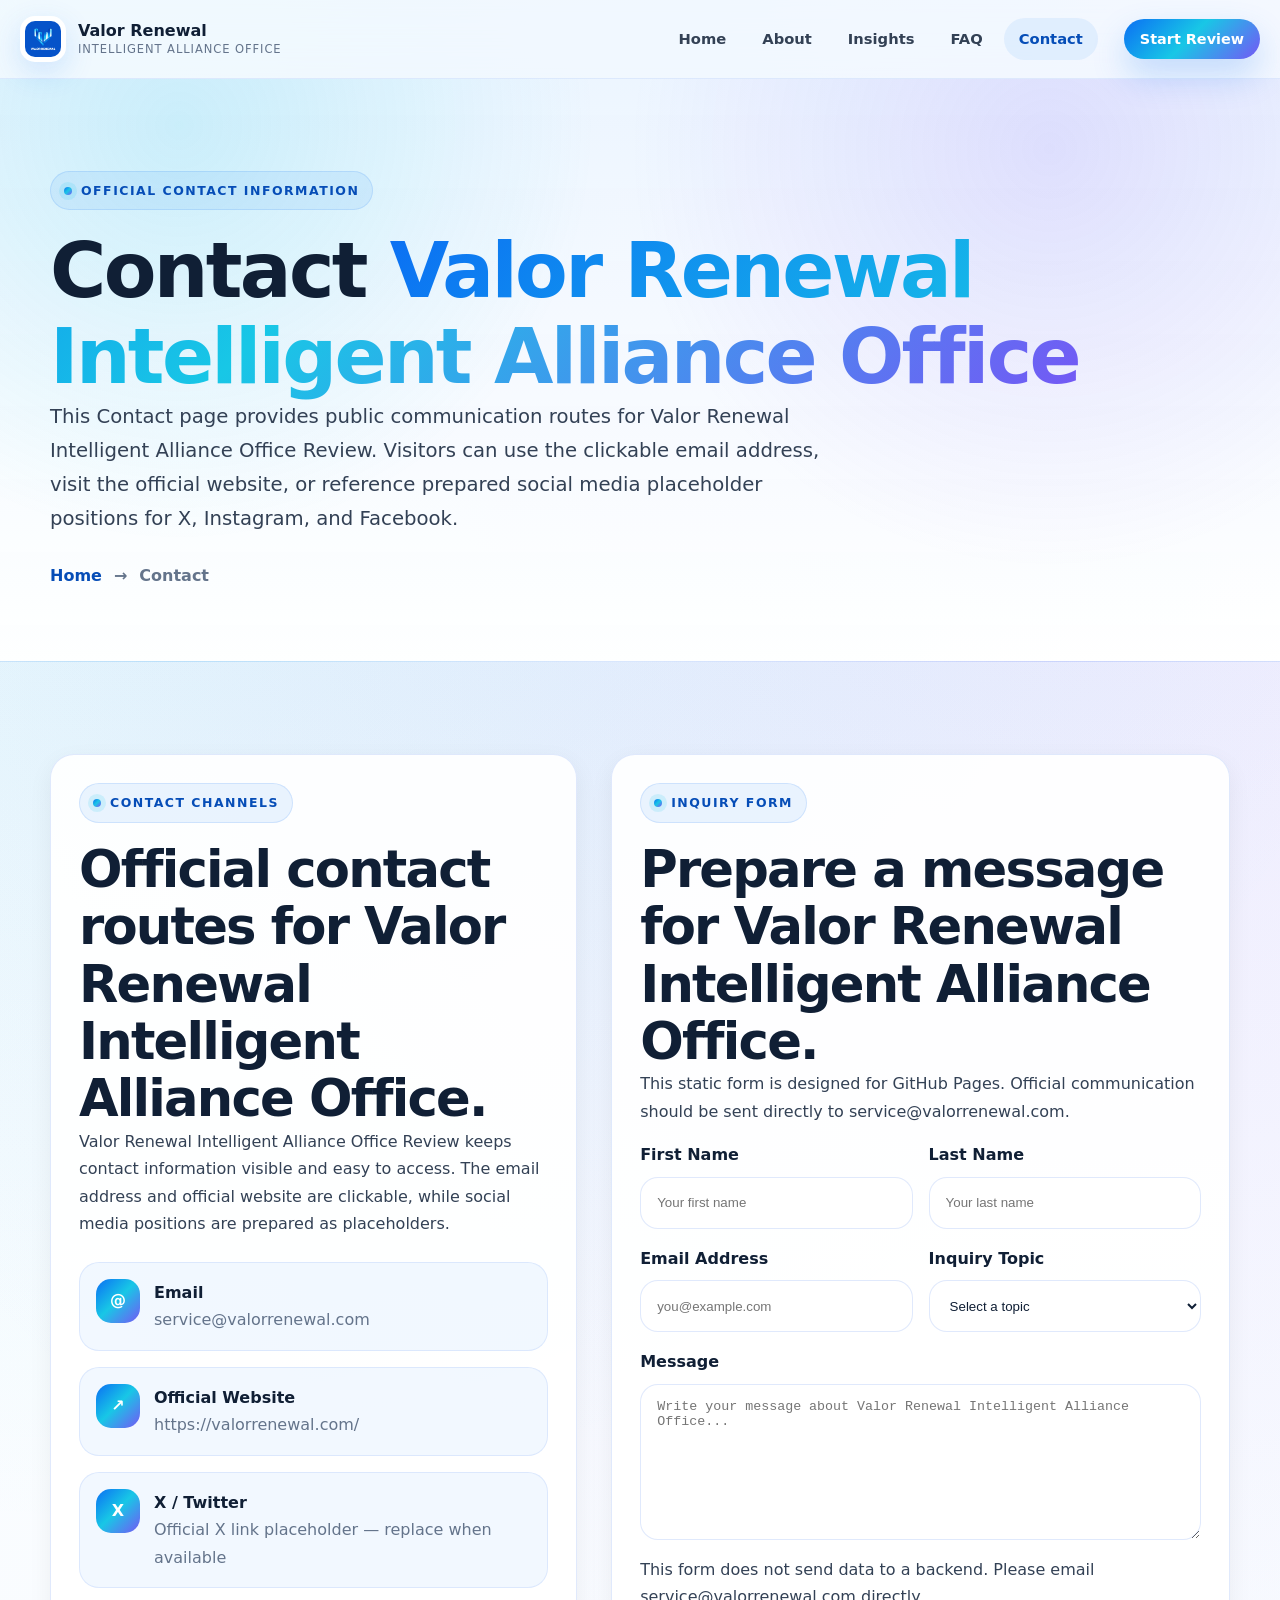
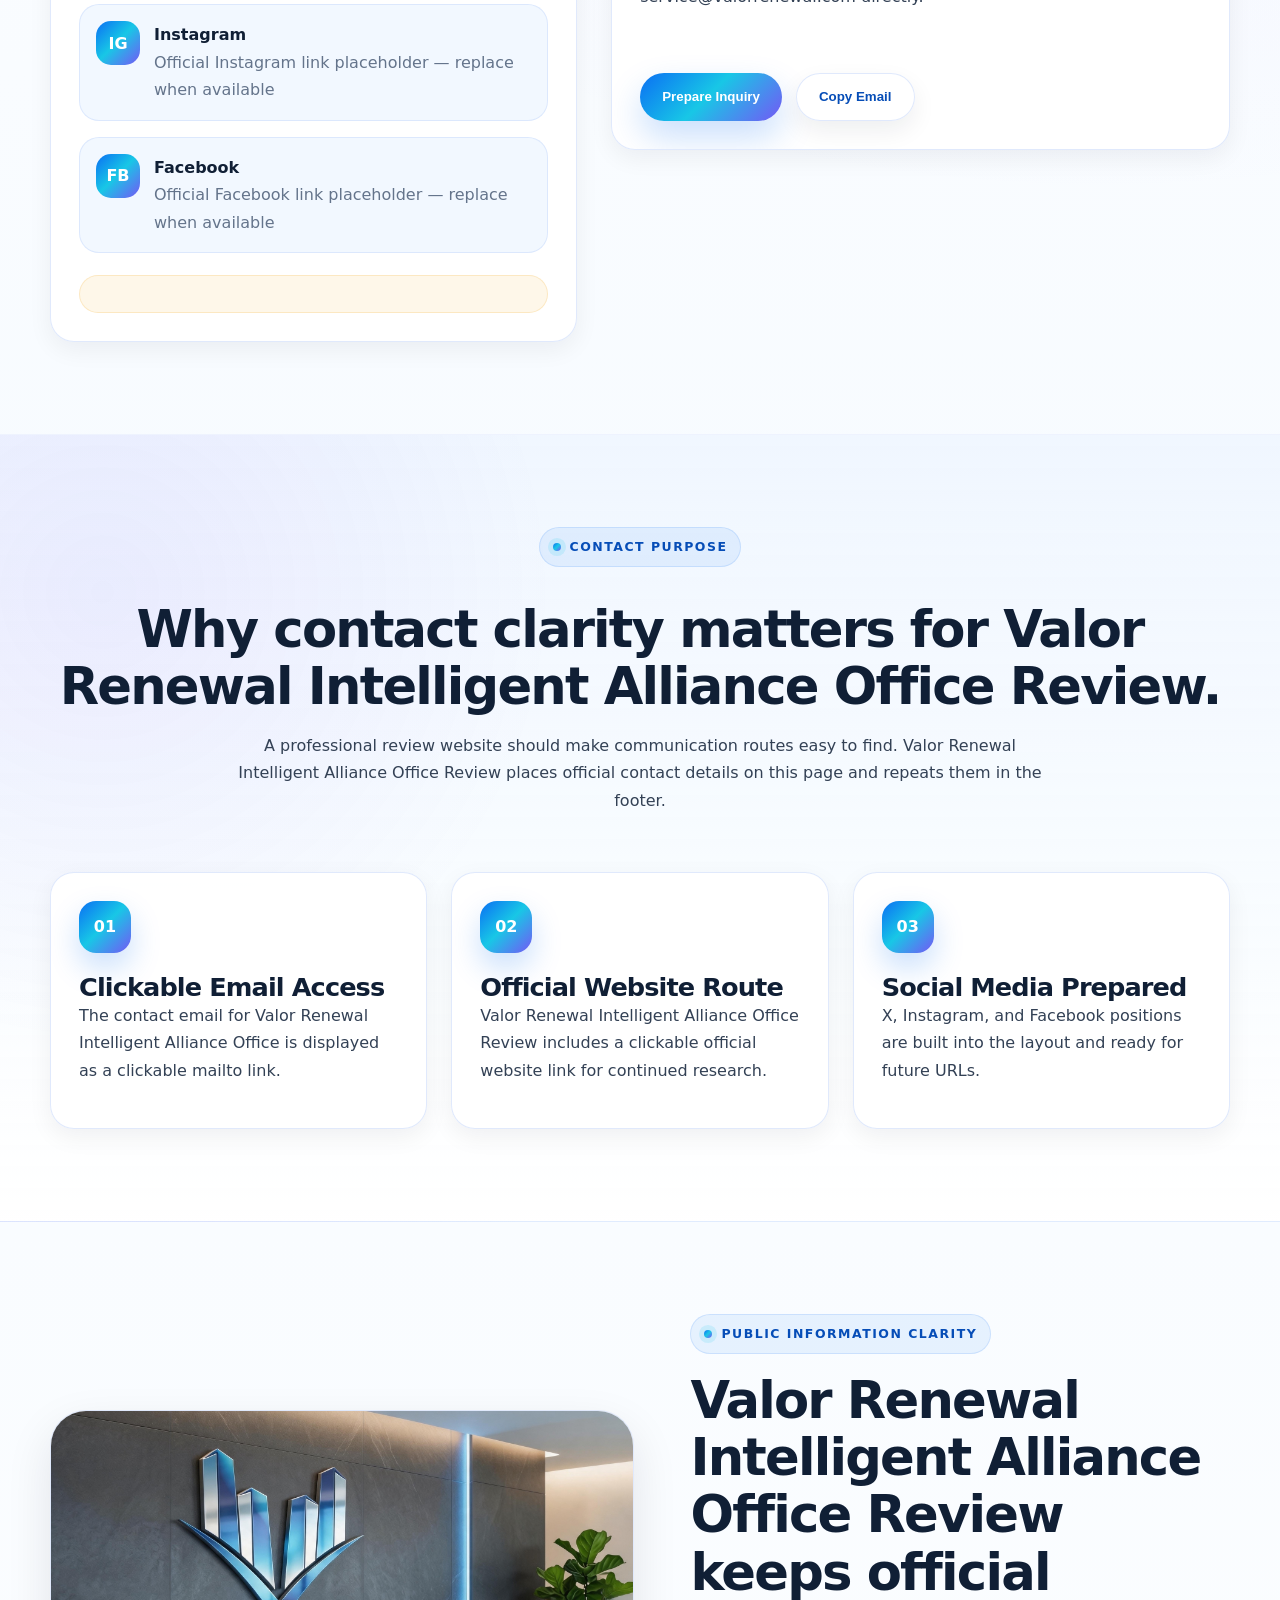
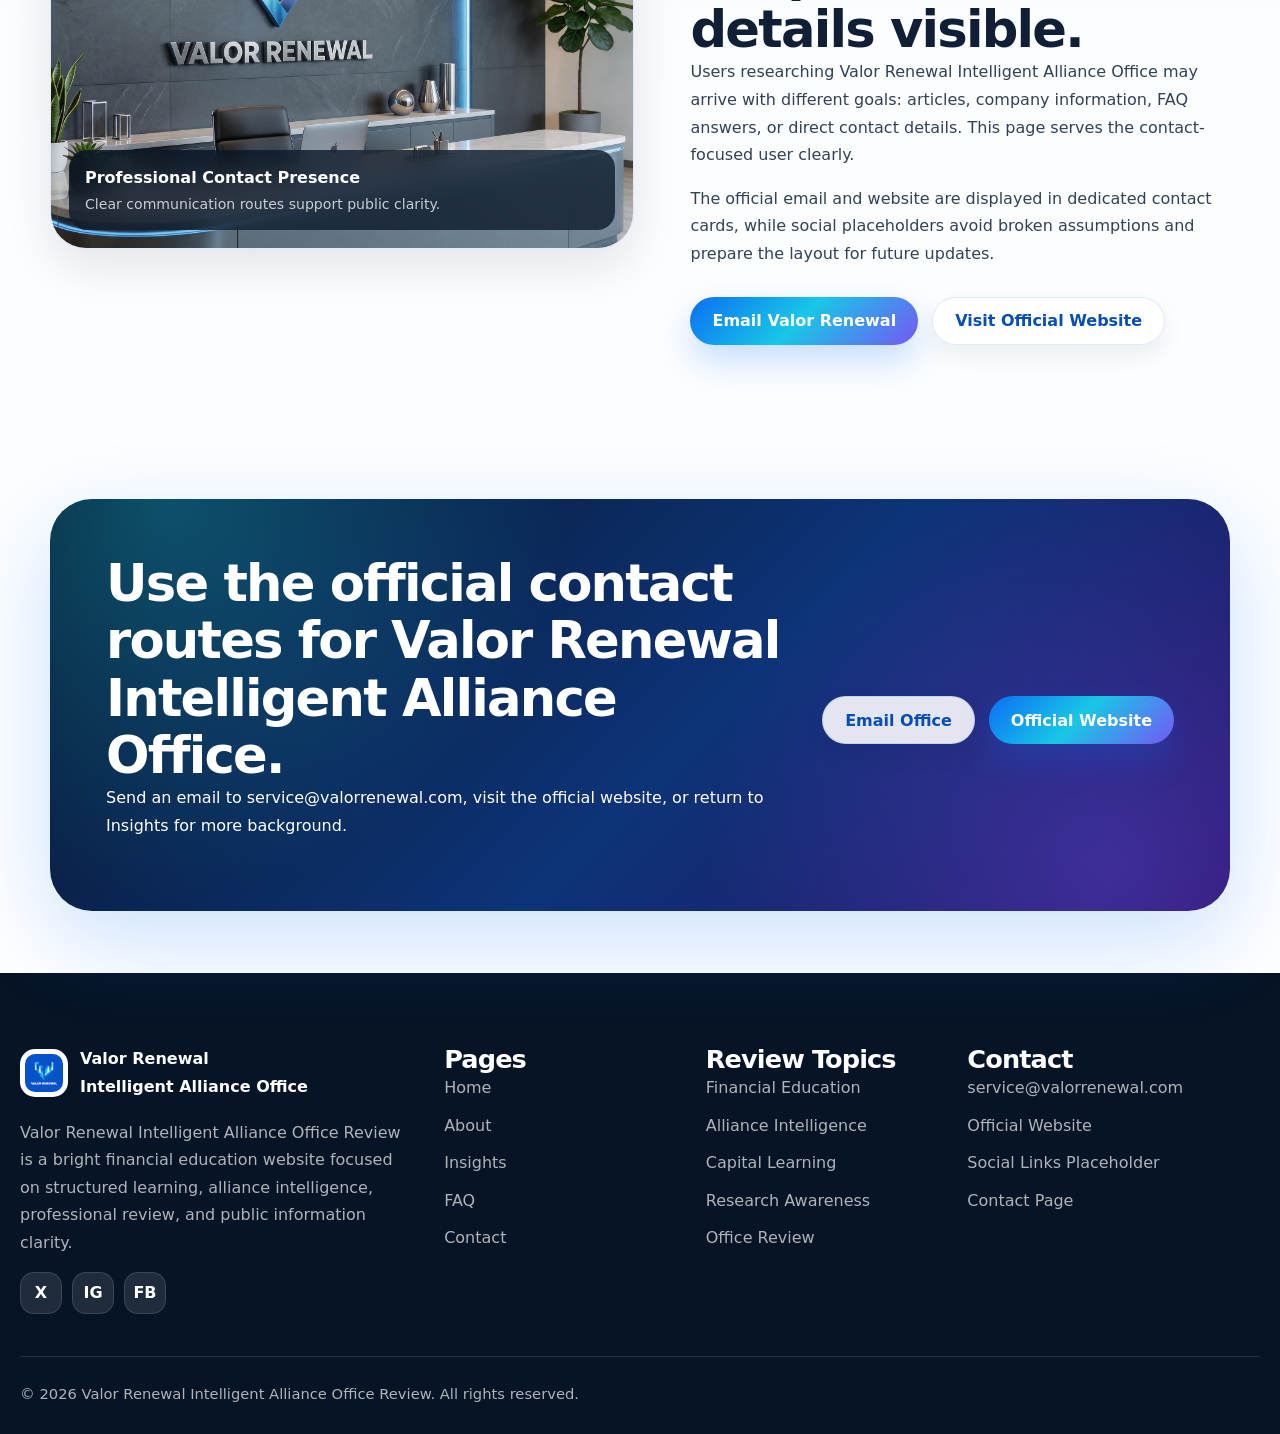
<file: contact.html>
<!DOCTYPE html>
<html lang="en">
<head>
  <meta charset="UTF-8">
  <meta http-equiv="X-UA-Compatible" content="IE=edge">
  <title>Contact | Valor Renewal Intelligent Alliance Office Review</title>
  <meta name="viewport" content="width=device-width, initial-scale=1.0">
  <meta name="description" content="Contact Valor Renewal Intelligent Alliance Office through the official email service@valorrenewal.com, visit the official website, and access prepared X, Instagram, and Facebook social media placeholders.">
  <meta name="keywords" content="Valor Renewal Intelligent Alliance Office, Valor Renewal Intelligent Alliance Office Review, financial education, alliance intelligence, capital literacy, research awareness, professional review">
  <meta name="author" content="Valor Renewal Intelligent Alliance Office Review">
  <meta name="robots" content="index, follow">
  <link rel="canonical" href="https://ValorRenewal.github.io/contact.html">
  <meta property="og:type" content="website">
  <meta property="og:title" content="Contact | Valor Renewal Intelligent Alliance Office Review">
  <meta property="og:description" content="Contact Valor Renewal Intelligent Alliance Office through the official email service@valorrenewal.com, visit the official website, and access prepared X, Instagram, and Facebook social media placeholders.">
  <meta property="og:url" content="https://ValorRenewal.github.io/contact.html">
  <meta property="og:image" content="https://ValorRenewal.github.io/images/LOGO2.png">
  <meta property="og:site_name" content="Valor Renewal Intelligent Alliance Office Review">
  <meta name="twitter:card" content="summary_large_image">
  <meta name="twitter:title" content="Contact | Valor Renewal Intelligent Alliance Office Review">
  <meta name="twitter:description" content="Contact Valor Renewal Intelligent Alliance Office through the official email service@valorrenewal.com, visit the official website, and access prepared X, Instagram, and Facebook social media placeholders.">
  <meta name="twitter:image" content="https://ValorRenewal.github.io/images/LOGO2.png">
  <link rel="icon" type="image/png" href="images/LOGO2.png">
  <link rel="apple-touch-icon" href="images/LOGO1.png">
  <link rel="stylesheet" href="css/style.css">
  <script type="application/ld+json">{"@context": "https://schema.org", "@type": "ContactPage", "name": "Contact Valor Renewal Intelligent Alliance Office Review", "url": "https://ValorRenewal.github.io/contact.html", "about": {"@type": "Organization", "name": "Valor Renewal Intelligent Alliance Office", "url": "https://valorrenewal.com/", "email": "service@valorrenewal.com", "contactPoint": {"@type": "ContactPoint", "email": "service@valorrenewal.com", "contactType": "customer service", "availableLanguage": "English"}}}</script>
</head>
<body>
  <header class="site-header"><div class="container-wide nav-shell"><a class="brand-link" href="index.html" aria-label="Valor Renewal Intelligent Alliance Office Review Home"><img class="brand-logo" src="images/LOGO2.png" alt="Valor Renewal Intelligent Alliance Office logo"><span class="brand-text"><span class="brand-name">Valor Renewal</span><span class="brand-subtitle">Intelligent Alliance Office</span></span></a><nav class="nav-menu" aria-label="Primary navigation"><a class="nav-link" href="index.html">Home</a><a class="nav-link" href="about.html">About</a><a class="nav-link" href="insights.html">Insights</a><a class="nav-link" href="faq.html">FAQ</a><a class="nav-link" href="contact.html">Contact</a></nav><div class="header-actions"><a class="btn btn-primary btn-sm" href="contact.html">Start Review</a><button class="nav-toggle" type="button" aria-label="Open navigation menu" aria-expanded="false"><span></span><span></span><span></span></button></div></div></header>

  <main><section class="subpage-hero"><div class="container"><div data-reveal><span class="eyebrow">Official Contact Information</span><h1 class="subpage-title">Contact <span class="gradient-text">Valor Renewal Intelligent Alliance Office</span></h1><p class="subpage-description">This Contact page provides public communication routes for Valor Renewal Intelligent Alliance Office Review. Visitors can use the clickable email address, visit the official website, or reference prepared social media placeholder positions for X, Instagram, and Facebook.</p><div class="subpage-kicker"><a href="index.html">Home</a><span>→</span><span>Contact</span></div></div></div></section><section class="section"><div class="container contact-grid"><div class="contact-card"><span class="eyebrow">Contact Channels</span><h2>Official contact routes for Valor Renewal Intelligent Alliance Office.</h2><p>Valor Renewal Intelligent Alliance Office Review keeps contact information visible and easy to access. The email address and official website are clickable, while social media positions are prepared as placeholders.</p><div class="contact-methods"><div class="contact-method"><div class="contact-icon">@</div><div><strong>Email</strong><a href="mailto:service@valorrenewal.com">service@valorrenewal.com</a></div></div><div class="contact-method"><div class="contact-icon">↗</div><div><strong>Official Website</strong><a href="https://valorrenewal.com/" target="_blank" rel="noopener noreferrer">https://valorrenewal.com/</a></div></div><div class="contact-method"><div class="contact-icon">X</div><div><strong>X / Twitter</strong><a href="#" data-placeholder-link>Official X link placeholder — replace when available</a></div></div><div class="contact-method"><div class="contact-icon">IG</div><div><strong>Instagram</strong><a href="#" data-placeholder-link>Official Instagram link placeholder — replace when available</a></div></div><div class="contact-method"><div class="contact-icon">FB</div><div><strong>Facebook</strong><a href="#" data-placeholder-link>Official Facebook link placeholder — replace when available</a></div></div></div><div class="notice-box" style="margin-top:22px"></div></div><div class="contact-card"><span class="eyebrow">Inquiry Form</span><h2>Prepare a message for Valor Renewal Intelligent Alliance Office.</h2><p>This static form is designed for GitHub Pages. Official communication should be sent directly to service@valorrenewal.com.</p><form class="form" data-contact-form><div class="form-row"><div class="form-field"><label for="first-name">First Name</label><input type="text" id="first-name" placeholder="Your first name" required></div><div class="form-field"><label for="last-name">Last Name</label><input type="text" id="last-name" placeholder="Your last name" required></div></div><div class="form-row"><div class="form-field"><label for="email">Email Address</label><input type="email" id="email" placeholder="you@example.com" required></div><div class="form-field"><label for="topic">Inquiry Topic</label><select id="topic" required><option value="">Select a topic</option><option>General Valor Renewal Intelligent Alliance Office inquiry</option><option>Financial education information</option><option>Insights article question</option><option>Social media link update</option></select></div></div><div class="form-field"><label for="message">Message</label><textarea id="message" placeholder="Write your message about Valor Renewal Intelligent Alliance Office..." required></textarea></div><p class="form-note">This form does not send data to a backend. Please email <a href="mailto:service@valorrenewal.com">service@valorrenewal.com</a> directly.</p><div class="form-alert" role="status" aria-live="polite"></div><div class="hero-actions"><button class="btn btn-primary" type="submit">Prepare Inquiry</button><button class="btn btn-secondary" type="button" data-copy="service@valorrenewal.com">Copy Email</button></div></form></div></div></section><section class="section section-soft"><div class="container"><div class="section-heading center"><span class="eyebrow">Contact Purpose</span><h2>Why contact clarity matters for Valor Renewal Intelligent Alliance Office Review.</h2><p>A professional review website should make communication routes easy to find. Valor Renewal Intelligent Alliance Office Review places official contact details on this page and repeats them in the footer.</p></div><div class="grid grid-3"><article class="card"><div class="card-icon">01</div><h3>Clickable Email Access</h3><p>The contact email for Valor Renewal Intelligent Alliance Office is displayed as a clickable mailto link.</p></article><article class="card"><div class="card-icon">02</div><h3>Official Website Route</h3><p>Valor Renewal Intelligent Alliance Office Review includes a clickable official website link for continued research.</p></article><article class="card"><div class="card-icon">03</div><h3>Social Media Prepared</h3><p>X, Instagram, and Facebook positions are built into the layout and ready for future URLs.</p></article></div></div></section><section class="section"><div class="container split-showcase"><div class="image-card ratio-office"><img src="images/3-5.png" alt="Valor Renewal Intelligent Alliance Office contact visual"><div class="image-caption"><strong>Professional Contact Presence</strong><span>Clear communication routes support public clarity.</span></div></div><div><span class="eyebrow">Public Information Clarity</span><h2>Valor Renewal Intelligent Alliance Office Review keeps official details visible.</h2><p>Users researching Valor Renewal Intelligent Alliance Office may arrive with different goals: articles, company information, FAQ answers, or direct contact details. This page serves the contact-focused user clearly.</p><p>The official email and website are displayed in dedicated contact cards, while social placeholders avoid broken assumptions and prepare the layout for future updates.</p><div class="hero-actions"><a class="btn btn-primary" href="mailto:service@valorrenewal.com">Email Valor Renewal</a><a class="btn btn-secondary" href="https://valorrenewal.com/" target="_blank" rel="noopener noreferrer">Visit Official Website</a></div></div></div></section><section class="section-tight"><div class="container"><div class="cta-band"><div class="cta-content"><div><h2>Use the official contact routes for Valor Renewal Intelligent Alliance Office.</h2><p>Send an email to service@valorrenewal.com, visit the official website, or return to Insights for more background.</p></div><div class="hero-actions"><a class="btn btn-secondary" href="mailto:service@valorrenewal.com">Email Office</a><a class="btn btn-primary" href="https://valorrenewal.com/" target="_blank" rel="noopener noreferrer">Official Website</a></div></div></div></div></section></main>  <footer class="site-footer"><div class="container-wide"><div class="footer-grid"><div class="footer-col"><a class="footer-brand" href="index.html"><img src="images/LOGO2.png" alt="Valor Renewal Intelligent Alliance Office logo"><strong>Valor Renewal<br>Intelligent Alliance Office</strong></a><p>Valor Renewal Intelligent Alliance Office Review is a bright financial education website focused on structured learning, alliance intelligence, professional review, and public information clarity.</p><div class="social-row"><a class="social-link" href="#" data-placeholder-link>X</a><a class="social-link" href="#" data-placeholder-link>IG</a><a class="social-link" href="#" data-placeholder-link>FB</a></div></div><div class="footer-col"><h3>Pages</h3><div class="footer-links"><a href="index.html">Home</a><a href="about.html">About</a><a href="insights.html">Insights</a><a href="faq.html">FAQ</a><a href="contact.html">Contact</a></div></div><div class="footer-col"><h3>Review Topics</h3><div class="footer-links"><a href="insights.html">Financial Education</a><a href="insights.html">Alliance Intelligence</a><a href="insights.html">Capital Learning</a><a href="insights.html">Research Awareness</a><a href="insights.html">Office Review</a></div></div><div class="footer-col"><h3>Contact</h3><div class="footer-links"><a href="mailto:service@valorrenewal.com">service@valorrenewal.com</a><a href="https://valorrenewal.com/" target="_blank" rel="noopener noreferrer">Official Website</a><a href="contact.html">Social Links Placeholder</a><a href="contact.html">Contact Page</a></div></div></div><div class="footer-bottom"><span>© <span data-current-year></span> Valor Renewal Intelligent Alliance Office Review. All rights reserved.</span></div></div></footer><button class="back-to-top" type="button" aria-label="Back to top">↑</button><script src="js/main.js"></script>
</body>
</html>
</file>
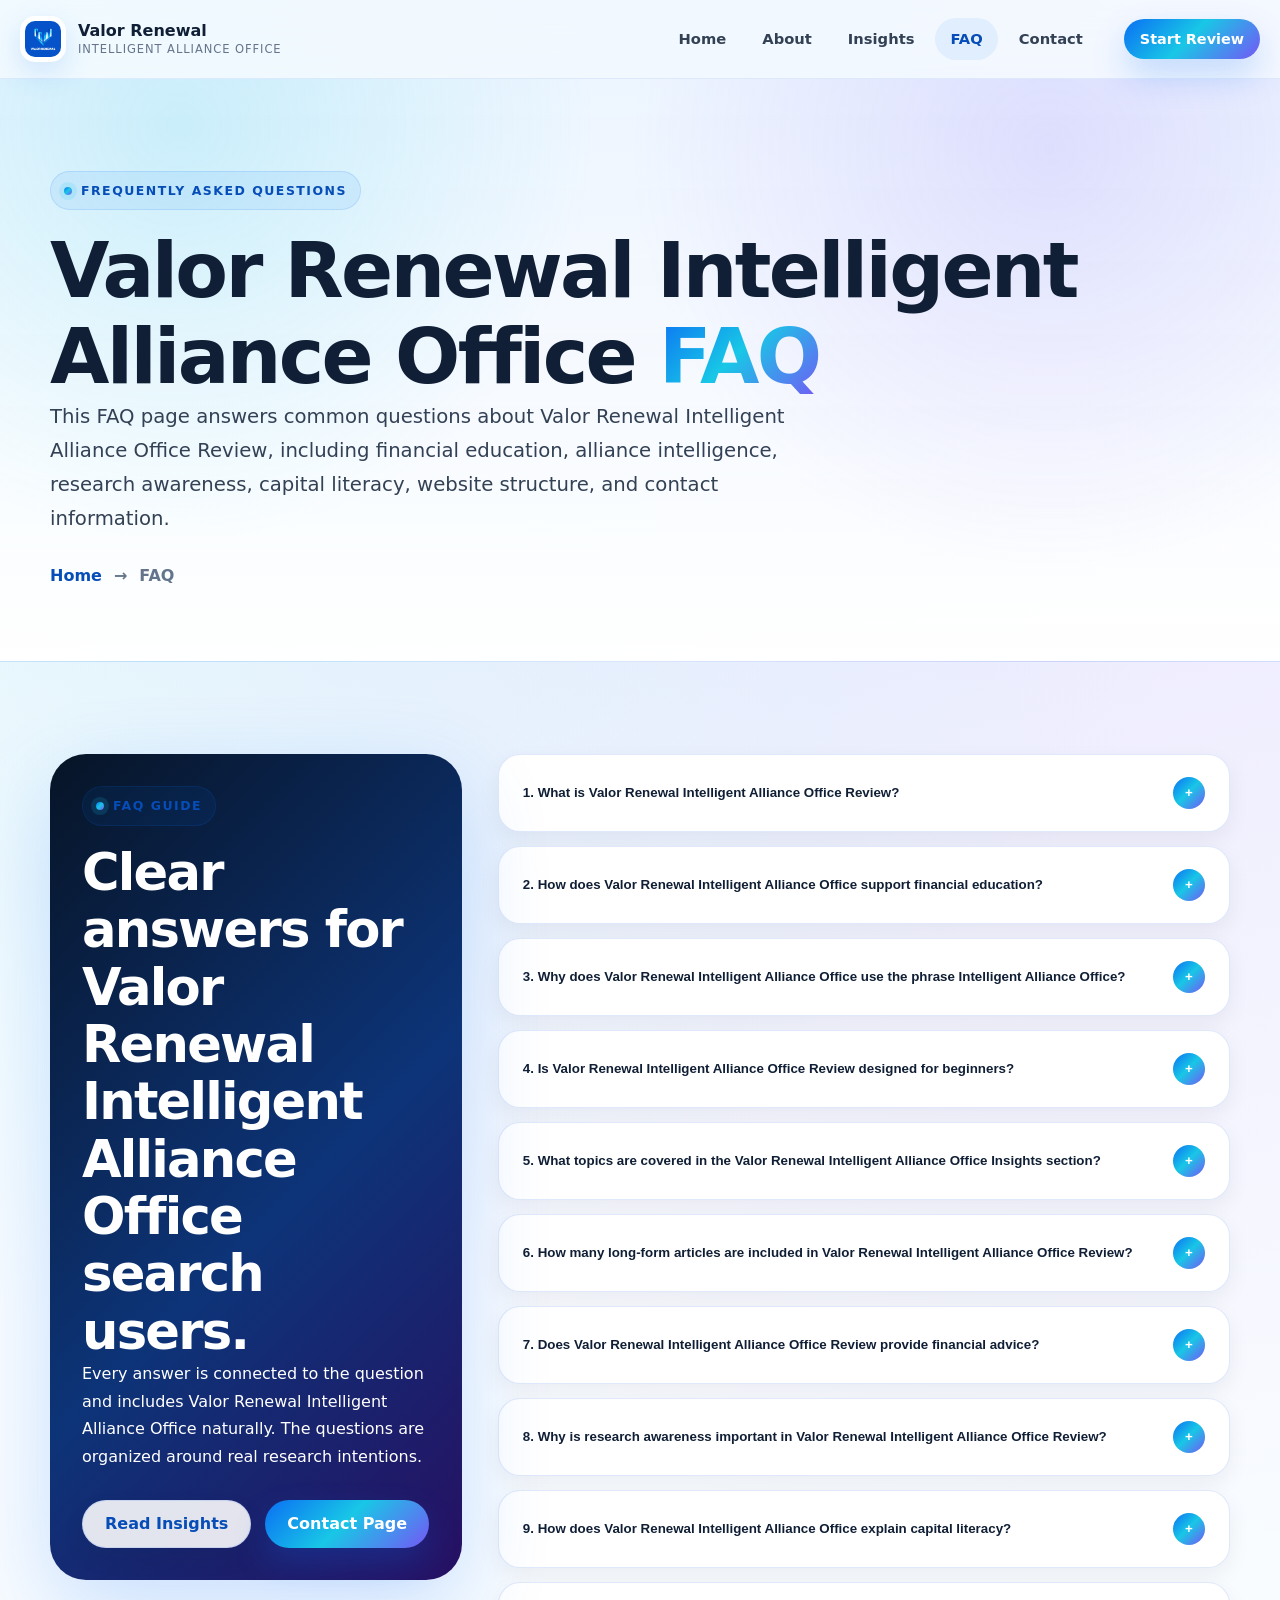
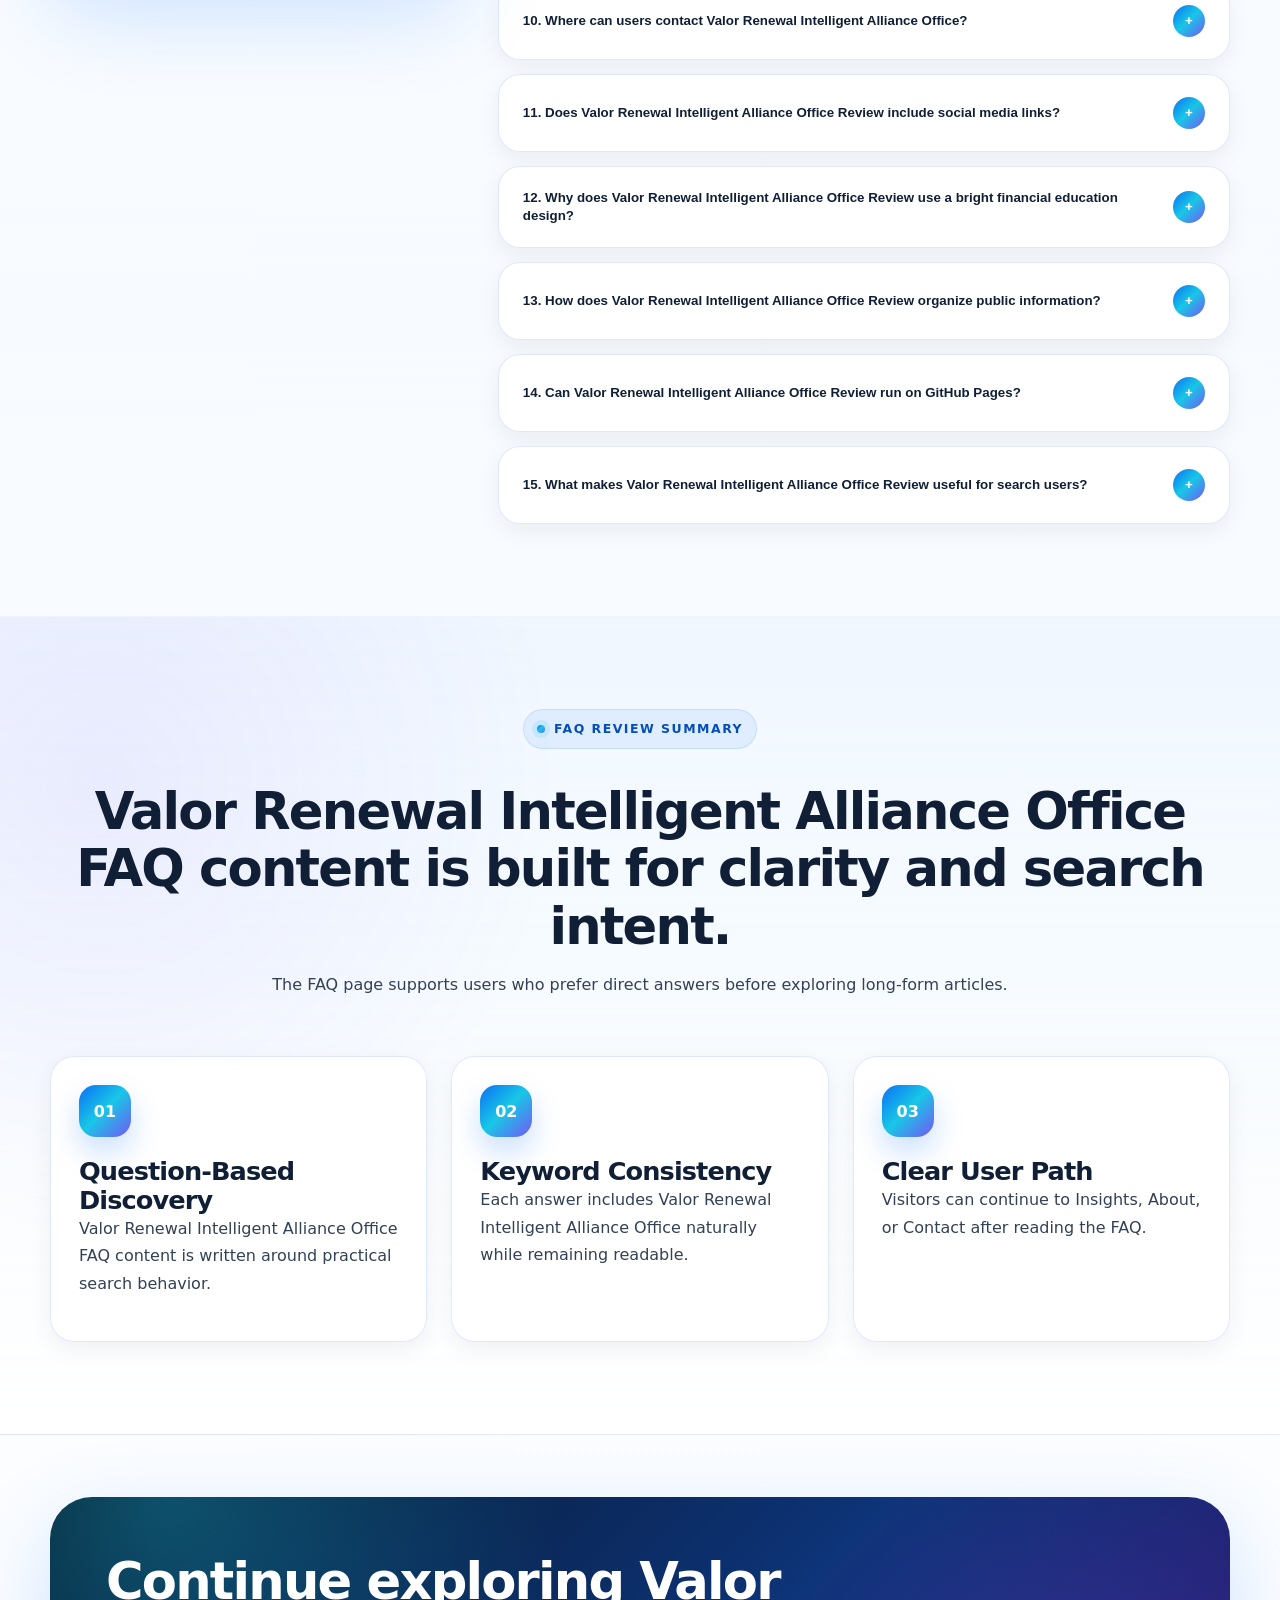
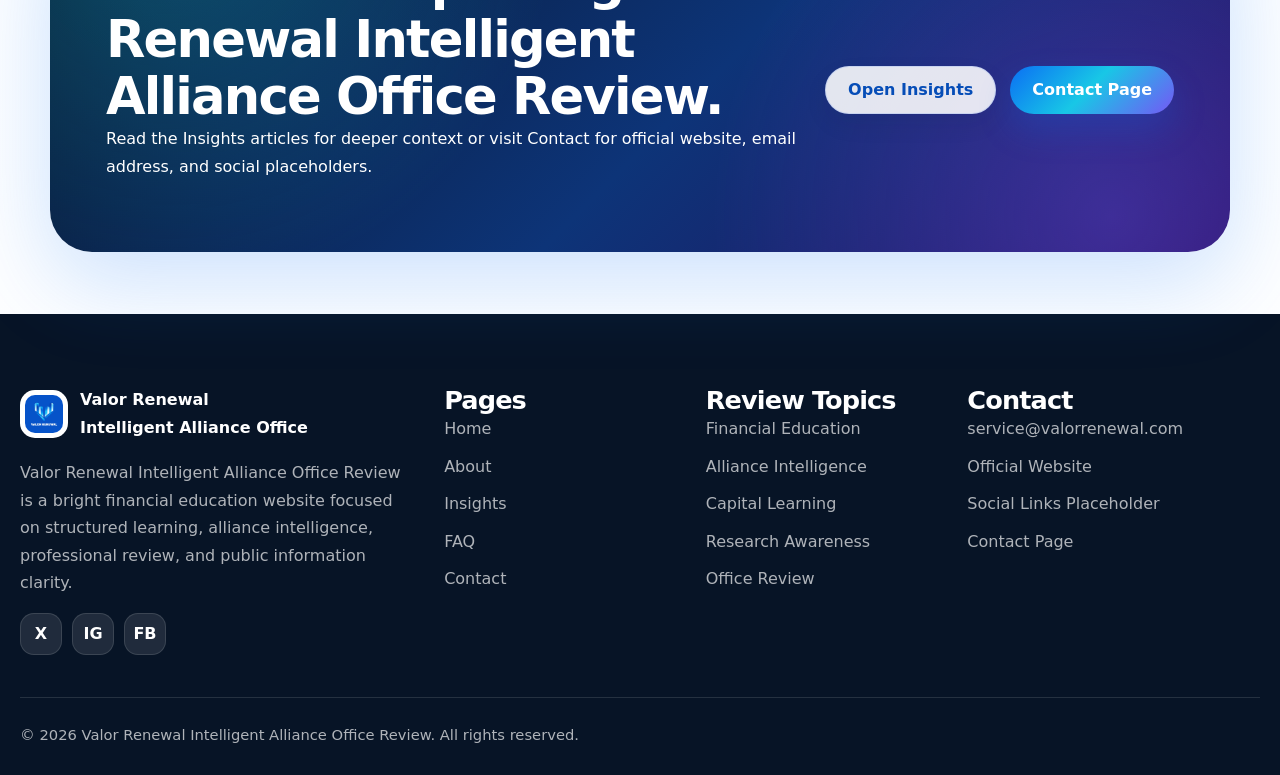
<file: faq.html>
<!DOCTYPE html>
<html lang="en">
<head>
  <meta charset="UTF-8">
  <meta http-equiv="X-UA-Compatible" content="IE=edge">
  <title>FAQ | Valor Renewal Intelligent Alliance Office Review Questions &amp; Answers</title>
  <meta name="viewport" content="width=device-width, initial-scale=1.0">
  <meta name="description" content="Read 15 detailed FAQ answers about Valor Renewal Intelligent Alliance Office, including financial education, alliance intelligence, review structure, contact information, and public information clarity.">
  <meta name="keywords" content="Valor Renewal Intelligent Alliance Office, Valor Renewal Intelligent Alliance Office Review, financial education, alliance intelligence, capital literacy, research awareness, professional review">
  <meta name="author" content="Valor Renewal Intelligent Alliance Office Review">
  <meta name="robots" content="index, follow">
  <link rel="canonical" href="https://ValorRenewal.github.io/faq.html">
  <meta property="og:type" content="website">
  <meta property="og:title" content="FAQ | Valor Renewal Intelligent Alliance Office Review Questions &amp; Answers">
  <meta property="og:description" content="Read 15 detailed FAQ answers about Valor Renewal Intelligent Alliance Office, including financial education, alliance intelligence, review structure, contact information, and public information clarity.">
  <meta property="og:url" content="https://ValorRenewal.github.io/faq.html">
  <meta property="og:image" content="https://ValorRenewal.github.io/images/LOGO2.png">
  <meta property="og:site_name" content="Valor Renewal Intelligent Alliance Office Review">
  <meta name="twitter:card" content="summary_large_image">
  <meta name="twitter:title" content="FAQ | Valor Renewal Intelligent Alliance Office Review Questions &amp; Answers">
  <meta name="twitter:description" content="Read 15 detailed FAQ answers about Valor Renewal Intelligent Alliance Office, including financial education, alliance intelligence, review structure, contact information, and public information clarity.">
  <meta name="twitter:image" content="https://ValorRenewal.github.io/images/LOGO2.png">
  <link rel="icon" type="image/png" href="images/LOGO2.png">
  <link rel="apple-touch-icon" href="images/LOGO1.png">
  <link rel="stylesheet" href="css/style.css">
  <script type="application/ld+json">{"@context": "https://schema.org", "@type": "FAQPage", "mainEntity": [{"@type": "Question", "name": "What is Valor Renewal Intelligent Alliance Office Review?", "acceptedAnswer": {"@type": "Answer", "text": "Valor Renewal Intelligent Alliance Office Review is a financial education and public information website that presents Valor Renewal Intelligent Alliance Office through structured learning, alliance intelligence, research awareness, and professional review content."}}, {"@type": "Question", "name": "How does Valor Renewal Intelligent Alliance Office support financial education?", "acceptedAnswer": {"@type": "Answer", "text": "Valor Renewal Intelligent Alliance Office supports financial education by organizing learning topics into capital literacy, research awareness, alliance intelligence, and responsible review."}}, {"@type": "Question", "name": "Why does Valor Renewal Intelligent Alliance Office use the phrase Intelligent Alliance Office?", "acceptedAnswer": {"@type": "Answer", "text": "Valor Renewal Intelligent Alliance Office uses Intelligent Alliance Office to communicate organized collaboration, shared knowledge, office-level coordination, and structured educational intelligence."}}, {"@type": "Question", "name": "Is Valor Renewal Intelligent Alliance Office Review designed for beginners?", "acceptedAnswer": {"@type": "Answer", "text": "Valor Renewal Intelligent Alliance Office Review is approachable for beginners while offering long-form content for readers who want deeper explanations."}}, {"@type": "Question", "name": "What topics are covered in the Valor Renewal Intelligent Alliance Office Insights section?", "acceptedAnswer": {"@type": "Answer", "text": "The Valor Renewal Intelligent Alliance Office Insights section covers financial education foundations, research awareness, alliance intelligence, structured capital literacy, and professional review frameworks."}}, {"@type": "Question", "name": "How many long-form articles are included in Valor Renewal Intelligent Alliance Office Review?", "acceptedAnswer": {"@type": "Answer", "text": "Valor Renewal Intelligent Alliance Office Review includes five long-form Insights articles, and each title contains Valor Renewal Intelligent Alliance Office for topical consistency."}}, {"@type": "Question", "name": "Does Valor Renewal Intelligent Alliance Office Review provide financial advice?", "acceptedAnswer": {"@type": "Answer", "text": "Valor Renewal Intelligent Alliance Office Review is educational and informational. It presents Valor Renewal Intelligent Alliance Office through review language and public information clarity rather than direct financial advice."}}, {"@type": "Question", "name": "Why is research awareness important in Valor Renewal Intelligent Alliance Office Review?", "acceptedAnswer": {"@type": "Answer", "text": "Research awareness is important because Valor Renewal Intelligent Alliance Office Review encourages context, source comparison, careful reading, and disciplined interpretation."}}, {"@type": "Question", "name": "How does Valor Renewal Intelligent Alliance Office explain capital literacy?", "acceptedAnswer": {"@type": "Answer", "text": "Valor Renewal Intelligent Alliance Office explains capital literacy as understanding financial concepts in connected layers, including terminology, risk awareness, time horizon, and responsible interpretation."}}, {"@type": "Question", "name": "Where can users contact Valor Renewal Intelligent Alliance Office?", "acceptedAnswer": {"@type": "Answer", "text": "Users can contact Valor Renewal Intelligent Alliance Office through the Contact page, which includes service@valorrenewal.com and the official website link https://valorrenewal.com/."}}, {"@type": "Question", "name": "Does Valor Renewal Intelligent Alliance Office Review include social media links?", "acceptedAnswer": {"@type": "Answer", "text": "Valor Renewal Intelligent Alliance Office Review includes prepared placeholder positions for X, Instagram, and Facebook, ready for future official links."}}, {"@type": "Question", "name": "Why does Valor Renewal Intelligent Alliance Office Review use a bright financial education design?", "acceptedAnswer": {"@type": "Answer", "text": "Valor Renewal Intelligent Alliance Office Review uses a bright design to create a clean, premium reading environment that feels different from generic dark financial websites."}}, {"@type": "Question", "name": "How does Valor Renewal Intelligent Alliance Office Review organize public information?", "acceptedAnswer": {"@type": "Answer", "text": "Valor Renewal Intelligent Alliance Office Review organizes public information through separate pages for Home, About, Insights, FAQ, and Contact."}}, {"@type": "Question", "name": "Can Valor Renewal Intelligent Alliance Office Review run on GitHub Pages?", "acceptedAnswer": {"@type": "Answer", "text": "Yes. Valor Renewal Intelligent Alliance Office Review is built with pure HTML, CSS, and JavaScript, making it suitable for GitHub Pages without backend dependencies."}}, {"@type": "Question", "name": "What makes Valor Renewal Intelligent Alliance Office Review useful for search users?", "acceptedAnswer": {"@type": "Answer", "text": "Valor Renewal Intelligent Alliance Office Review is useful for search users because it includes SEO tags, structured FAQ answers, long-form articles, internal links, and contact visibility."}}]}</script>
</head>
<body>
  <header class="site-header"><div class="container-wide nav-shell"><a class="brand-link" href="index.html" aria-label="Valor Renewal Intelligent Alliance Office Review Home"><img class="brand-logo" src="images/LOGO2.png" alt="Valor Renewal Intelligent Alliance Office logo"><span class="brand-text"><span class="brand-name">Valor Renewal</span><span class="brand-subtitle">Intelligent Alliance Office</span></span></a><nav class="nav-menu" aria-label="Primary navigation"><a class="nav-link" href="index.html">Home</a><a class="nav-link" href="about.html">About</a><a class="nav-link" href="insights.html">Insights</a><a class="nav-link" href="faq.html">FAQ</a><a class="nav-link" href="contact.html">Contact</a></nav><div class="header-actions"><a class="btn btn-primary btn-sm" href="contact.html">Start Review</a><button class="nav-toggle" type="button" aria-label="Open navigation menu" aria-expanded="false"><span></span><span></span><span></span></button></div></div></header>

  <main><section class="subpage-hero"><div class="container"><div data-reveal><span class="eyebrow">Frequently Asked Questions</span><h1 class="subpage-title">Valor Renewal Intelligent Alliance Office <span class="gradient-text">FAQ</span></h1><p class="subpage-description">This FAQ page answers common questions about Valor Renewal Intelligent Alliance Office Review, including financial education, alliance intelligence, research awareness, capital literacy, website structure, and contact information.</p><div class="subpage-kicker"><a href="index.html">Home</a><span>→</span><span>FAQ</span></div></div></div></section><section class="section"><div class="container faq-layout"><aside class="faq-intro-card"><span class="eyebrow">FAQ Guide</span><h2>Clear answers for Valor Renewal Intelligent Alliance Office search users.</h2><p>Every answer is connected to the question and includes Valor Renewal Intelligent Alliance Office naturally. The questions are organized around real research intentions.</p><div class="hero-actions"><a class="btn btn-secondary" href="insights.html">Read Insights</a><a class="btn btn-primary" href="contact.html">Contact Page</a></div></aside><div class="faq-list"><div class="faq-item"><button class="faq-question" type="button"><span>1. What is Valor Renewal Intelligent Alliance Office Review?</span><span class="faq-icon">+</span></button><div class="faq-answer"><div class="faq-answer-inner"><p>Valor Renewal Intelligent Alliance Office Review is a financial education and public information website that presents Valor Renewal Intelligent Alliance Office through structured learning, alliance intelligence, research awareness, and professional review content.</p></div></div></div><div class="faq-item"><button class="faq-question" type="button"><span>2. How does Valor Renewal Intelligent Alliance Office support financial education?</span><span class="faq-icon">+</span></button><div class="faq-answer"><div class="faq-answer-inner"><p>Valor Renewal Intelligent Alliance Office supports financial education by organizing learning topics into capital literacy, research awareness, alliance intelligence, and responsible review.</p></div></div></div><div class="faq-item"><button class="faq-question" type="button"><span>3. Why does Valor Renewal Intelligent Alliance Office use the phrase Intelligent Alliance Office?</span><span class="faq-icon">+</span></button><div class="faq-answer"><div class="faq-answer-inner"><p>Valor Renewal Intelligent Alliance Office uses Intelligent Alliance Office to communicate organized collaboration, shared knowledge, office-level coordination, and structured educational intelligence.</p></div></div></div><div class="faq-item"><button class="faq-question" type="button"><span>4. Is Valor Renewal Intelligent Alliance Office Review designed for beginners?</span><span class="faq-icon">+</span></button><div class="faq-answer"><div class="faq-answer-inner"><p>Valor Renewal Intelligent Alliance Office Review is approachable for beginners while offering long-form content for readers who want deeper explanations.</p></div></div></div><div class="faq-item"><button class="faq-question" type="button"><span>5. What topics are covered in the Valor Renewal Intelligent Alliance Office Insights section?</span><span class="faq-icon">+</span></button><div class="faq-answer"><div class="faq-answer-inner"><p>The Valor Renewal Intelligent Alliance Office Insights section covers financial education foundations, research awareness, alliance intelligence, structured capital literacy, and professional review frameworks.</p></div></div></div><div class="faq-item"><button class="faq-question" type="button"><span>6. How many long-form articles are included in Valor Renewal Intelligent Alliance Office Review?</span><span class="faq-icon">+</span></button><div class="faq-answer"><div class="faq-answer-inner"><p>Valor Renewal Intelligent Alliance Office Review includes five long-form Insights articles, and each title contains Valor Renewal Intelligent Alliance Office for topical consistency.</p></div></div></div><div class="faq-item"><button class="faq-question" type="button"><span>7. Does Valor Renewal Intelligent Alliance Office Review provide financial advice?</span><span class="faq-icon">+</span></button><div class="faq-answer"><div class="faq-answer-inner"><p>Valor Renewal Intelligent Alliance Office Review is educational and informational. It presents Valor Renewal Intelligent Alliance Office through review language and public information clarity rather than direct financial advice.</p></div></div></div><div class="faq-item"><button class="faq-question" type="button"><span>8. Why is research awareness important in Valor Renewal Intelligent Alliance Office Review?</span><span class="faq-icon">+</span></button><div class="faq-answer"><div class="faq-answer-inner"><p>Research awareness is important because Valor Renewal Intelligent Alliance Office Review encourages context, source comparison, careful reading, and disciplined interpretation.</p></div></div></div><div class="faq-item"><button class="faq-question" type="button"><span>9. How does Valor Renewal Intelligent Alliance Office explain capital literacy?</span><span class="faq-icon">+</span></button><div class="faq-answer"><div class="faq-answer-inner"><p>Valor Renewal Intelligent Alliance Office explains capital literacy as understanding financial concepts in connected layers, including terminology, risk awareness, time horizon, and responsible interpretation.</p></div></div></div><div class="faq-item"><button class="faq-question" type="button"><span>10. Where can users contact Valor Renewal Intelligent Alliance Office?</span><span class="faq-icon">+</span></button><div class="faq-answer"><div class="faq-answer-inner"><p>Users can contact Valor Renewal Intelligent Alliance Office through the Contact page, which includes service@valorrenewal.com and the official website link https://valorrenewal.com/.</p></div></div></div><div class="faq-item"><button class="faq-question" type="button"><span>11. Does Valor Renewal Intelligent Alliance Office Review include social media links?</span><span class="faq-icon">+</span></button><div class="faq-answer"><div class="faq-answer-inner"><p>Valor Renewal Intelligent Alliance Office Review includes prepared placeholder positions for X, Instagram, and Facebook, ready for future official links.</p></div></div></div><div class="faq-item"><button class="faq-question" type="button"><span>12. Why does Valor Renewal Intelligent Alliance Office Review use a bright financial education design?</span><span class="faq-icon">+</span></button><div class="faq-answer"><div class="faq-answer-inner"><p>Valor Renewal Intelligent Alliance Office Review uses a bright design to create a clean, premium reading environment that feels different from generic dark financial websites.</p></div></div></div><div class="faq-item"><button class="faq-question" type="button"><span>13. How does Valor Renewal Intelligent Alliance Office Review organize public information?</span><span class="faq-icon">+</span></button><div class="faq-answer"><div class="faq-answer-inner"><p>Valor Renewal Intelligent Alliance Office Review organizes public information through separate pages for Home, About, Insights, FAQ, and Contact.</p></div></div></div><div class="faq-item"><button class="faq-question" type="button"><span>14. Can Valor Renewal Intelligent Alliance Office Review run on GitHub Pages?</span><span class="faq-icon">+</span></button><div class="faq-answer"><div class="faq-answer-inner"><p>Yes. Valor Renewal Intelligent Alliance Office Review is built with pure HTML, CSS, and JavaScript, making it suitable for GitHub Pages without backend dependencies.</p></div></div></div><div class="faq-item"><button class="faq-question" type="button"><span>15. What makes Valor Renewal Intelligent Alliance Office Review useful for search users?</span><span class="faq-icon">+</span></button><div class="faq-answer"><div class="faq-answer-inner"><p>Valor Renewal Intelligent Alliance Office Review is useful for search users because it includes SEO tags, structured FAQ answers, long-form articles, internal links, and contact visibility.</p></div></div></div></div></div></section><section class="section section-soft"><div class="container"><div class="section-heading center"><span class="eyebrow">FAQ Review Summary</span><h2>Valor Renewal Intelligent Alliance Office FAQ content is built for clarity and search intent.</h2><p>The FAQ page supports users who prefer direct answers before exploring long-form articles.</p></div><div class="grid grid-3"><article class="card"><div class="card-icon">01</div><h3>Question-Based Discovery</h3><p>Valor Renewal Intelligent Alliance Office FAQ content is written around practical search behavior.</p></article><article class="card"><div class="card-icon">02</div><h3>Keyword Consistency</h3><p>Each answer includes Valor Renewal Intelligent Alliance Office naturally while remaining readable.</p></article><article class="card"><div class="card-icon">03</div><h3>Clear User Path</h3><p>Visitors can continue to Insights, About, or Contact after reading the FAQ.</p></article></div></div></section><section class="section-tight"><div class="container"><div class="cta-band"><div class="cta-content"><div><h2>Continue exploring Valor Renewal Intelligent Alliance Office Review.</h2><p>Read the Insights articles for deeper context or visit Contact for official website, email address, and social placeholders.</p></div><div class="hero-actions"><a class="btn btn-secondary" href="insights.html">Open Insights</a><a class="btn btn-primary" href="contact.html">Contact Page</a></div></div></div></div></section></main>  <footer class="site-footer"><div class="container-wide"><div class="footer-grid"><div class="footer-col"><a class="footer-brand" href="index.html"><img src="images/LOGO2.png" alt="Valor Renewal Intelligent Alliance Office logo"><strong>Valor Renewal<br>Intelligent Alliance Office</strong></a><p>Valor Renewal Intelligent Alliance Office Review is a bright financial education website focused on structured learning, alliance intelligence, professional review, and public information clarity.</p><div class="social-row"><a class="social-link" href="#" data-placeholder-link>X</a><a class="social-link" href="#" data-placeholder-link>IG</a><a class="social-link" href="#" data-placeholder-link>FB</a></div></div><div class="footer-col"><h3>Pages</h3><div class="footer-links"><a href="index.html">Home</a><a href="about.html">About</a><a href="insights.html">Insights</a><a href="faq.html">FAQ</a><a href="contact.html">Contact</a></div></div><div class="footer-col"><h3>Review Topics</h3><div class="footer-links"><a href="insights.html">Financial Education</a><a href="insights.html">Alliance Intelligence</a><a href="insights.html">Capital Learning</a><a href="insights.html">Research Awareness</a><a href="insights.html">Office Review</a></div></div><div class="footer-col"><h3>Contact</h3><div class="footer-links"><a href="mailto:service@valorrenewal.com">service@valorrenewal.com</a><a href="https://valorrenewal.com/" target="_blank" rel="noopener noreferrer">Official Website</a><a href="contact.html">Social Links Placeholder</a><a href="contact.html">Contact Page</a></div></div></div><div class="footer-bottom"><span>© <span data-current-year></span> Valor Renewal Intelligent Alliance Office Review. All rights reserved.</span></div></div></footer><button class="back-to-top" type="button" aria-label="Back to top">↑</button><script src="js/main.js"></script>
</body>
</html>
</file>
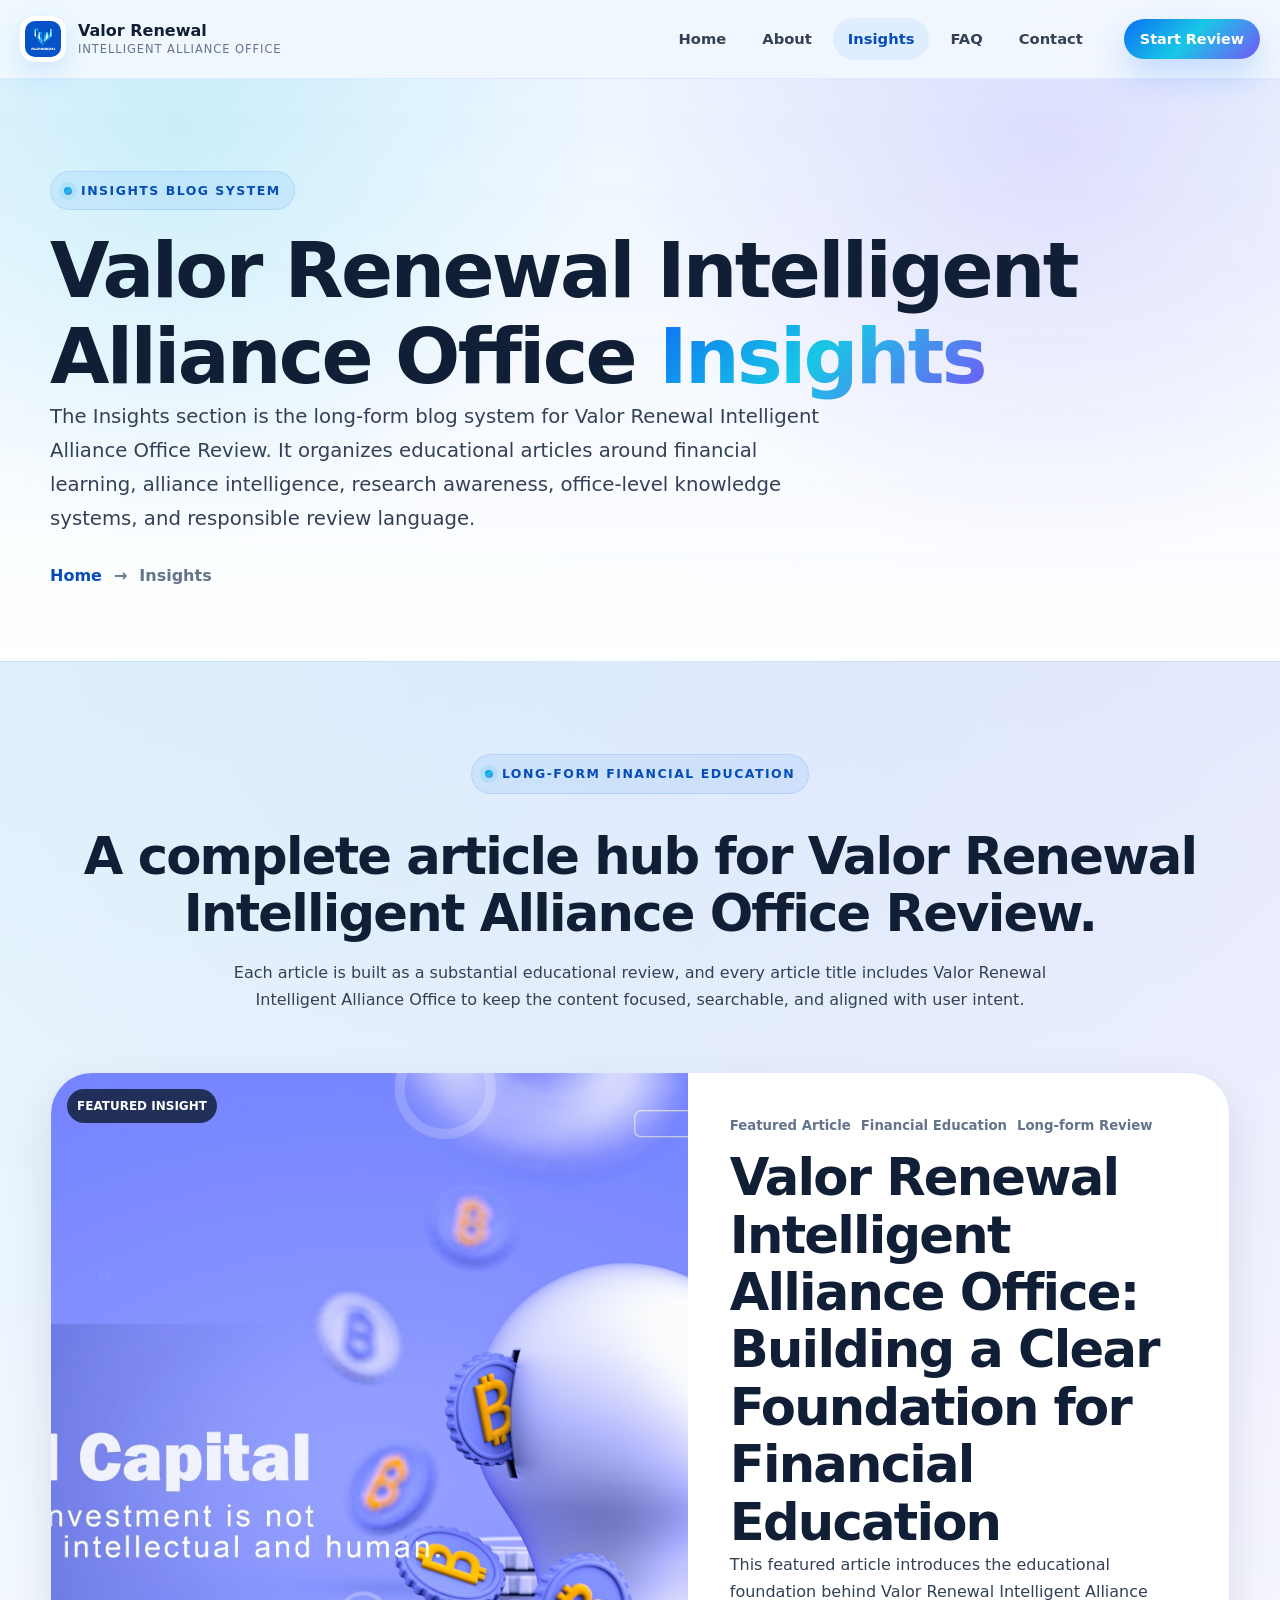
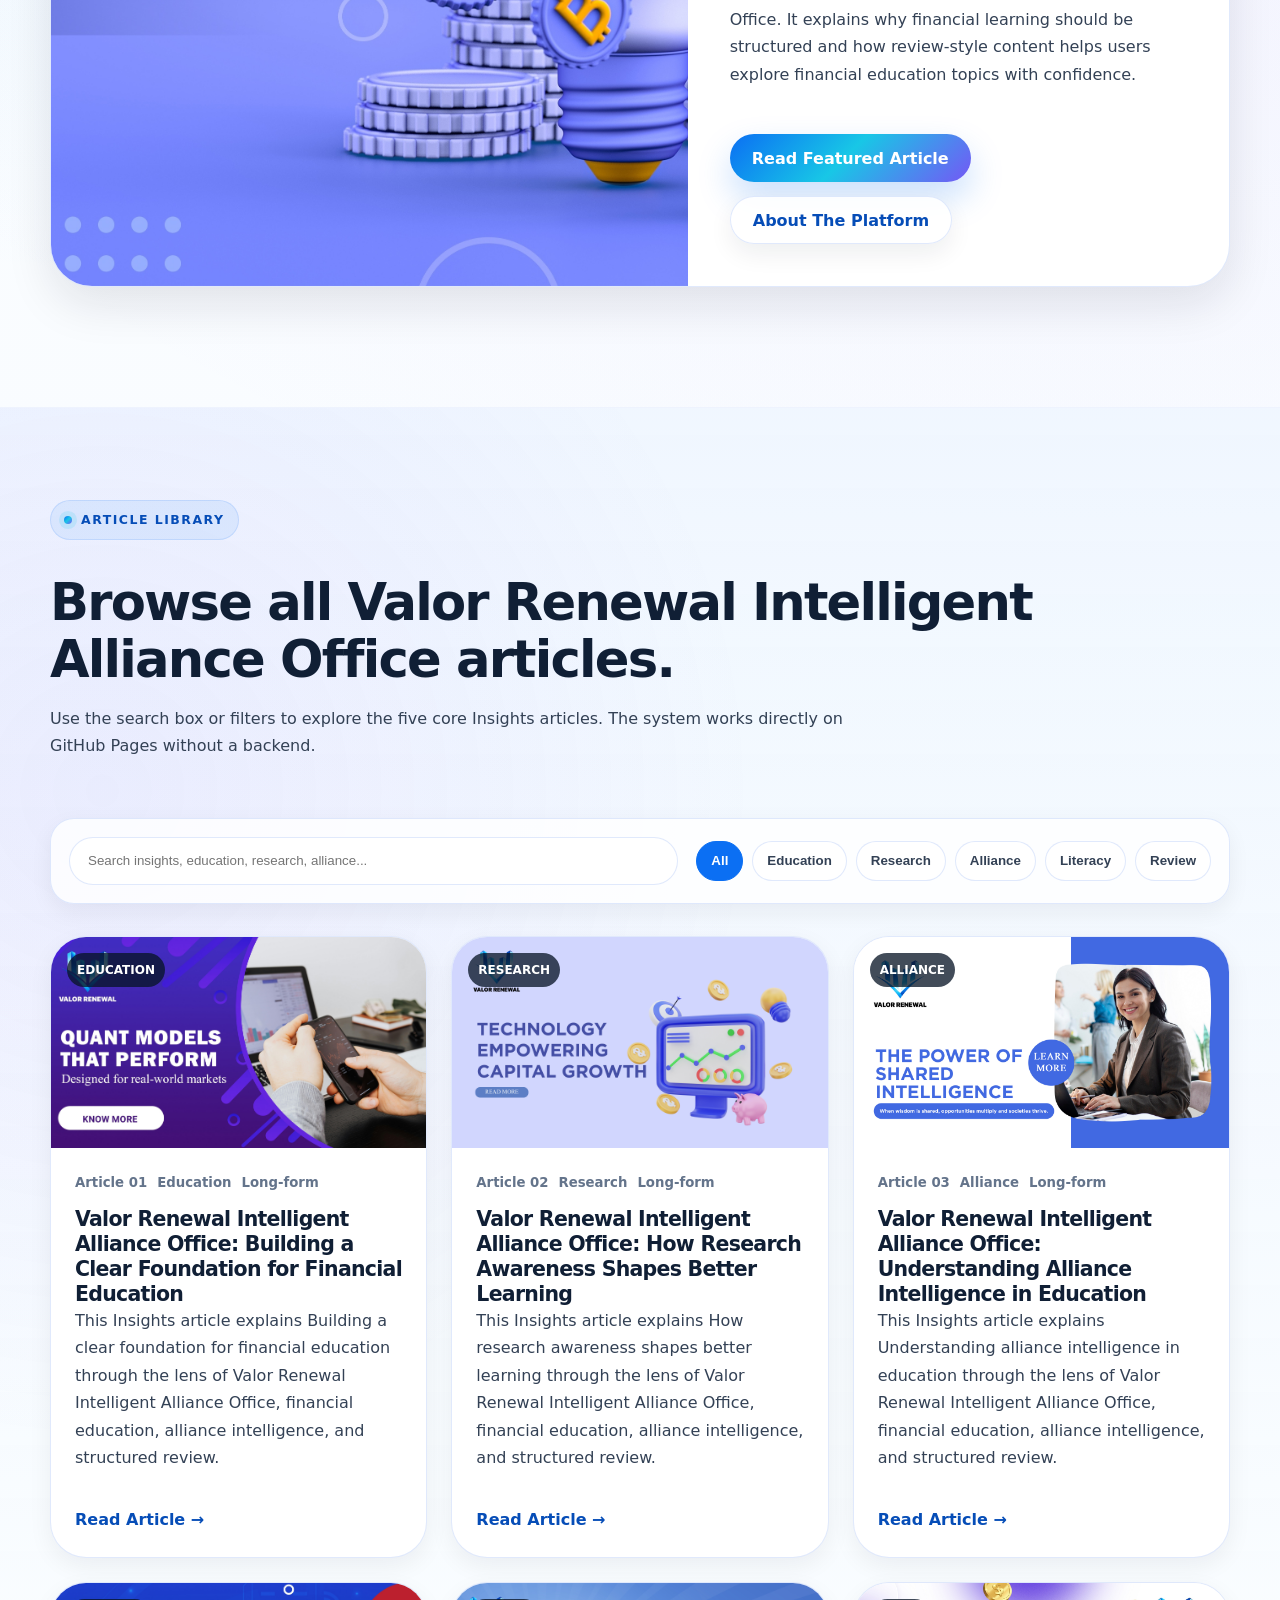
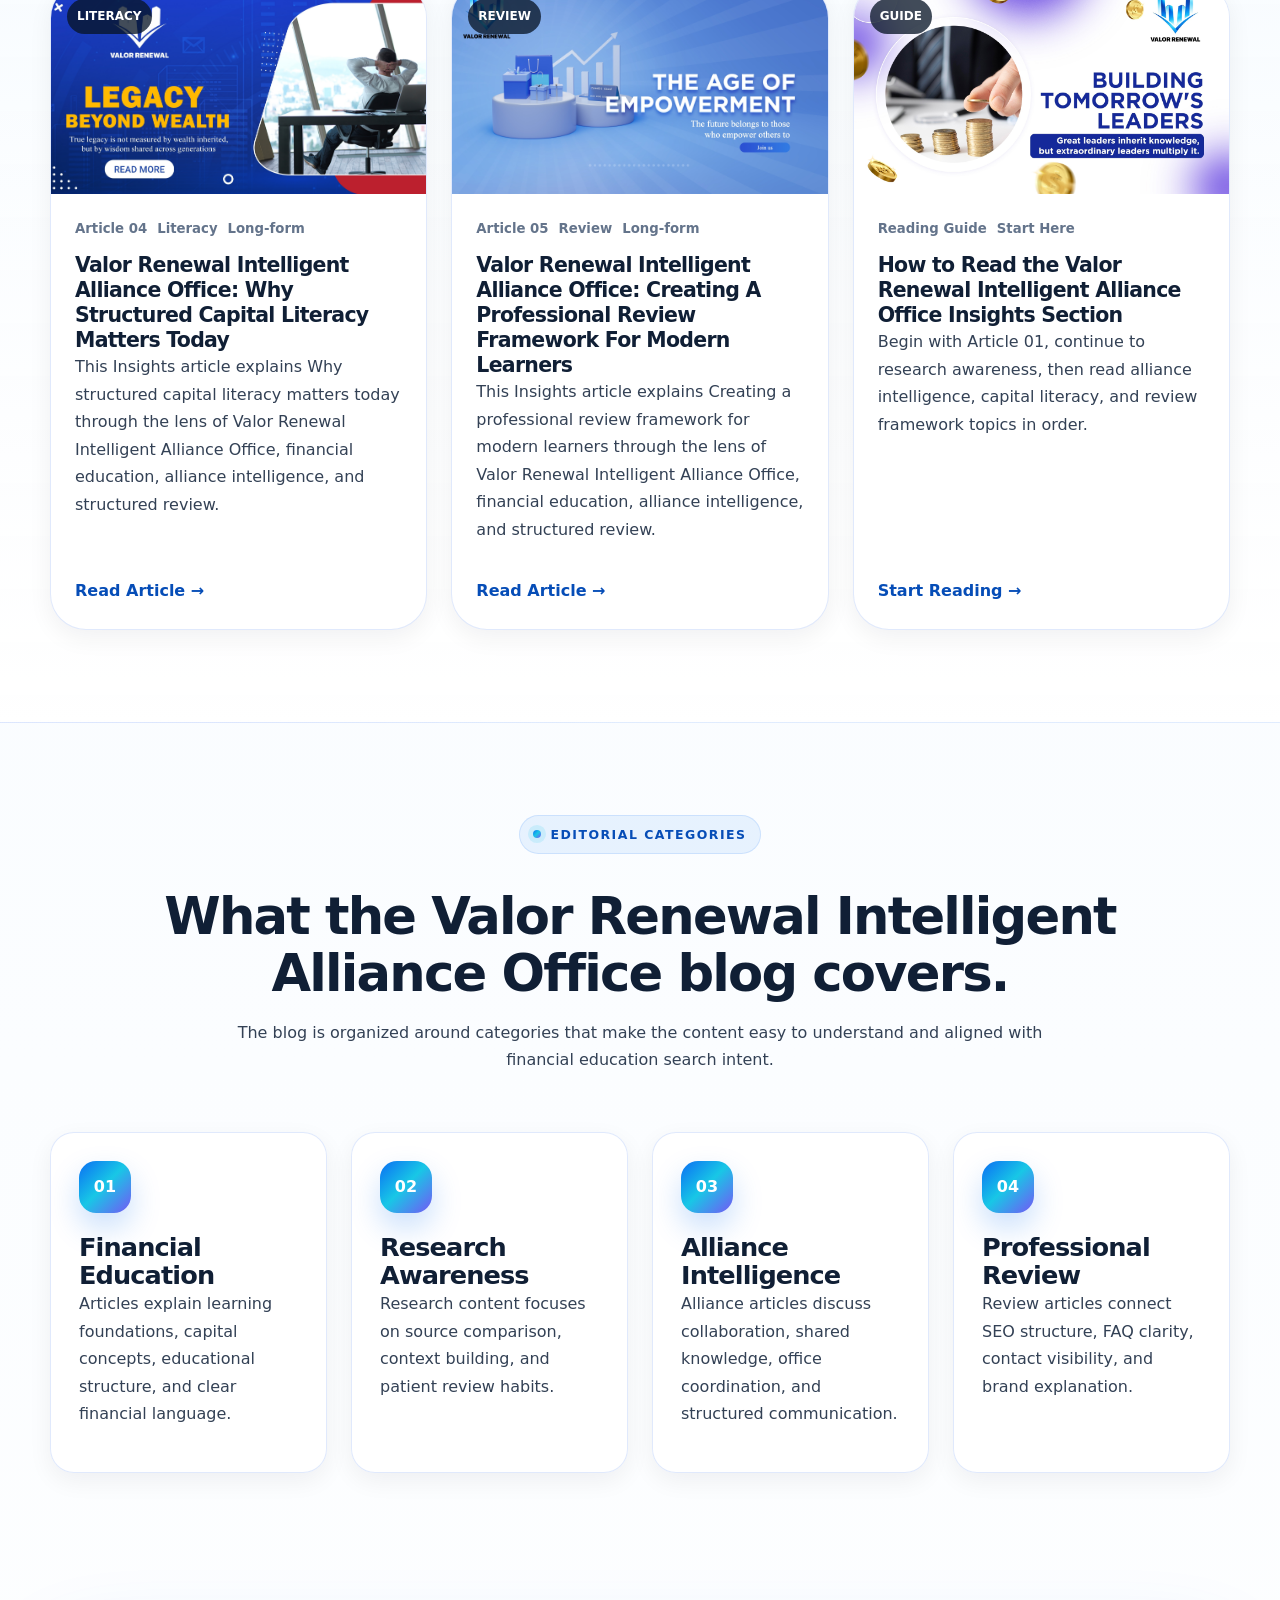
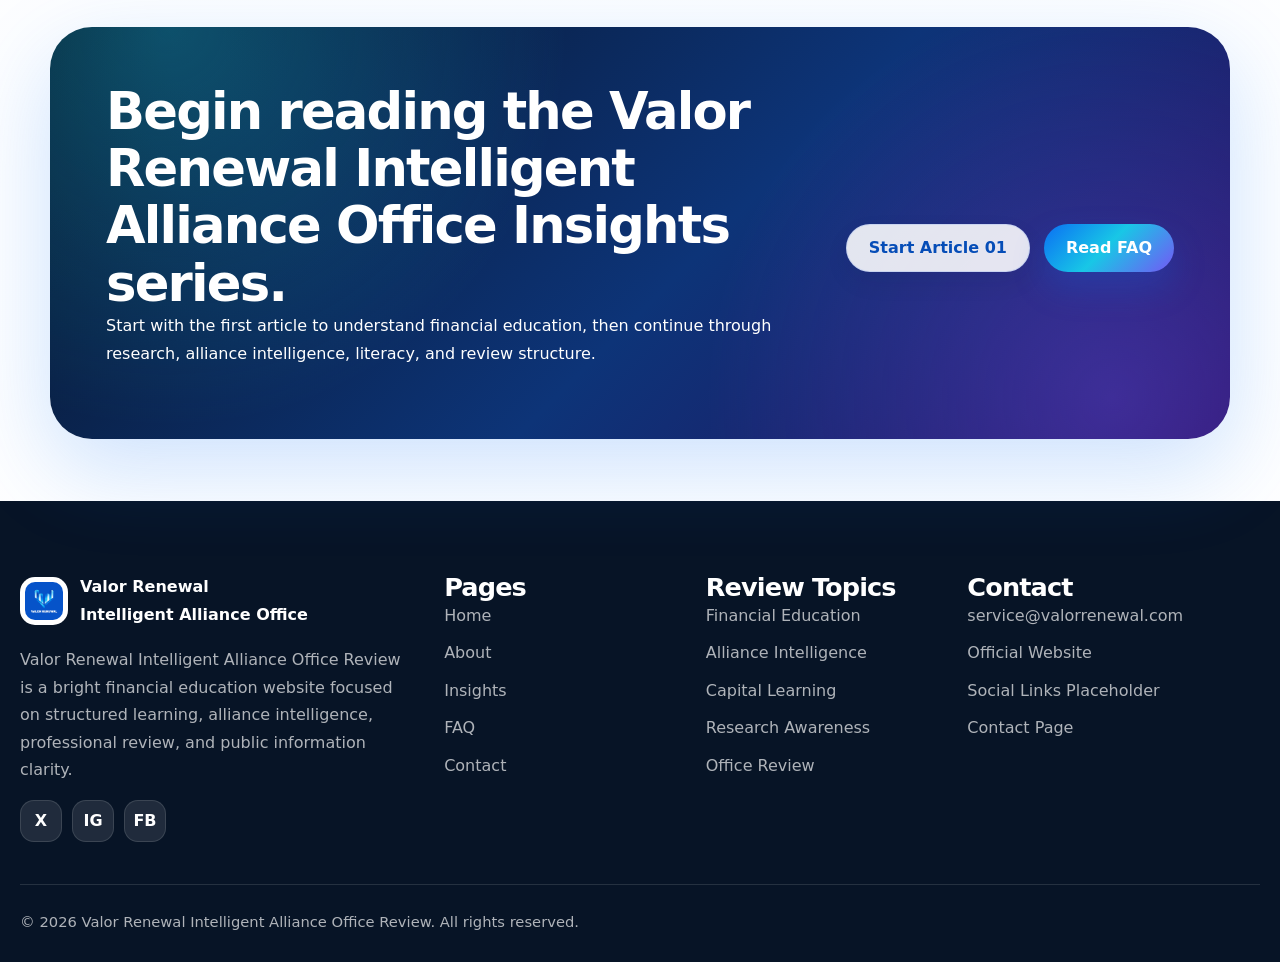
<file: insights.html>
<!DOCTYPE html>
<html lang="en">
<head>
  <meta charset="UTF-8">
  <meta http-equiv="X-UA-Compatible" content="IE=edge">
  <title>Insights | Valor Renewal Intelligent Alliance Office Review Blog</title>
  <meta name="viewport" content="width=device-width, initial-scale=1.0">
  <meta name="description" content="Read the Valor Renewal Intelligent Alliance Office Insights blog, featuring long-form financial education articles about alliance intelligence, research awareness, capital learning, and structured review.">
  <meta name="keywords" content="Valor Renewal Intelligent Alliance Office, Valor Renewal Intelligent Alliance Office Review, financial education, alliance intelligence, capital literacy, research awareness, professional review">
  <meta name="author" content="Valor Renewal Intelligent Alliance Office Review">
  <meta name="robots" content="index, follow">
  <link rel="canonical" href="https://ValorRenewal.github.io/insights.html">
  <meta property="og:type" content="website">
  <meta property="og:title" content="Insights | Valor Renewal Intelligent Alliance Office Review Blog">
  <meta property="og:description" content="Read the Valor Renewal Intelligent Alliance Office Insights blog, featuring long-form financial education articles about alliance intelligence, research awareness, capital learning, and structured review.">
  <meta property="og:url" content="https://ValorRenewal.github.io/insights.html">
  <meta property="og:image" content="https://ValorRenewal.github.io/images/10.png">
  <meta property="og:site_name" content="Valor Renewal Intelligent Alliance Office Review">
  <meta name="twitter:card" content="summary_large_image">
  <meta name="twitter:title" content="Insights | Valor Renewal Intelligent Alliance Office Review Blog">
  <meta name="twitter:description" content="Read the Valor Renewal Intelligent Alliance Office Insights blog, featuring long-form financial education articles about alliance intelligence, research awareness, capital learning, and structured review.">
  <meta name="twitter:image" content="https://ValorRenewal.github.io/images/10.png">
  <link rel="icon" type="image/png" href="images/LOGO2.png">
  <link rel="apple-touch-icon" href="images/LOGO1.png">
  <link rel="stylesheet" href="css/style.css">
  <script type="application/ld+json">{"@context": "https://schema.org", "@type": "Blog", "name": "Valor Renewal Intelligent Alliance Office Insights", "url": "https://ValorRenewal.github.io/insights.html", "description": "The Insights blog for Valor Renewal Intelligent Alliance Office Review provides long-form educational articles.", "publisher": {"@type": "Organization", "name": "Valor Renewal Intelligent Alliance Office Review"}}</script>
</head>
<body>
  <header class="site-header"><div class="container-wide nav-shell"><a class="brand-link" href="index.html" aria-label="Valor Renewal Intelligent Alliance Office Review Home"><img class="brand-logo" src="images/LOGO2.png" alt="Valor Renewal Intelligent Alliance Office logo"><span class="brand-text"><span class="brand-name">Valor Renewal</span><span class="brand-subtitle">Intelligent Alliance Office</span></span></a><nav class="nav-menu" aria-label="Primary navigation"><a class="nav-link" href="index.html">Home</a><a class="nav-link" href="about.html">About</a><a class="nav-link" href="insights.html">Insights</a><a class="nav-link" href="faq.html">FAQ</a><a class="nav-link" href="contact.html">Contact</a></nav><div class="header-actions"><a class="btn btn-primary btn-sm" href="contact.html">Start Review</a><button class="nav-toggle" type="button" aria-label="Open navigation menu" aria-expanded="false"><span></span><span></span><span></span></button></div></div></header>

  <main><section class="subpage-hero"><div class="container"><div data-reveal><span class="eyebrow">Insights Blog System</span><h1 class="subpage-title">Valor Renewal Intelligent Alliance Office <span class="gradient-text">Insights</span></h1><p class="subpage-description">The Insights section is the long-form blog system for Valor Renewal Intelligent Alliance Office Review. It organizes educational articles around financial learning, alliance intelligence, research awareness, office-level knowledge systems, and responsible review language.</p><div class="subpage-kicker"><a href="index.html">Home</a><span>→</span><span>Insights</span></div></div></div></section>
    <section class="section"><div class="container"><div class="section-heading center"><span class="eyebrow">Long-Form Financial Education</span><h2>A complete article hub for Valor Renewal Intelligent Alliance Office Review.</h2><p>Each article is built as a substantial educational review, and every article title includes Valor Renewal Intelligent Alliance Office to keep the content focused, searchable, and aligned with user intent.</p></div><article class="featured-article" data-blog-card data-category="education"><div class="blog-image"><img src="images/10.png" alt="Valor Renewal Intelligent Alliance Office beyond capital education banner"><span class="blog-category">Featured Insight</span></div><div class="featured-article-content"><div class="blog-meta"><span>Featured Article</span><span>Financial Education</span><span>Long-form Review</span></div><h2>Valor Renewal Intelligent Alliance Office: Building a Clear Foundation for Financial Education</h2><p>This featured article introduces the educational foundation behind Valor Renewal Intelligent Alliance Office. It explains why financial learning should be structured and how review-style content helps users explore financial education topics with confidence.</p><div class="hero-actions"><a class="btn btn-primary" href="article-1.html">Read Featured Article</a><a class="btn btn-secondary" href="about.html">About The Platform</a></div></div></article></div></section>
    <section class="section section-soft"><div class="container"><div class="section-heading"><span class="eyebrow">Article Library</span><h2>Browse all Valor Renewal Intelligent Alliance Office articles.</h2><p>Use the search box or filters to explore the five core Insights articles. The system works directly on GitHub Pages without a backend.</p></div><div class="insights-toolbar"><div class="search-box"><input type="search" data-blog-search placeholder="Search insights, education, research, alliance..." aria-label="Search insights"></div><div class="filter-row"><button class="filter-btn is-active" data-filter="all" type="button">All</button><button class="filter-btn" data-filter="education" type="button">Education</button><button class="filter-btn" data-filter="research" type="button">Research</button><button class="filter-btn" data-filter="alliance" type="button">Alliance</button><button class="filter-btn" data-filter="literacy" type="button">Literacy</button><button class="filter-btn" data-filter="review" type="button">Review</button></div></div><div class="blog-grid"><article class="blog-card" data-blog-card data-category="education" data-reveal><div class="blog-image"><img src="images/4.png" alt="Valor Renewal Intelligent Alliance Office: Building a Clear Foundation for Financial Education"><span class="blog-category">Education</span></div><div class="blog-content"><div class="blog-meta"><span>Article 01</span><span>Education</span><span>Long-form</span></div><h3>Valor Renewal Intelligent Alliance Office: Building a Clear Foundation for Financial Education</h3><p>This Insights article explains Building a clear foundation for financial education through the lens of Valor Renewal Intelligent Alliance Office, financial education, alliance intelligence, and structured review.</p><a class="blog-link" href="article-1.html">Read Article</a></div></article><article class="blog-card" data-blog-card data-category="research" data-reveal><div class="blog-image"><img src="images/13.png" alt="Valor Renewal Intelligent Alliance Office: How Research Awareness Shapes Better Learning"><span class="blog-category">Research</span></div><div class="blog-content"><div class="blog-meta"><span>Article 02</span><span>Research</span><span>Long-form</span></div><h3>Valor Renewal Intelligent Alliance Office: How Research Awareness Shapes Better Learning</h3><p>This Insights article explains How research awareness shapes better learning through the lens of Valor Renewal Intelligent Alliance Office, financial education, alliance intelligence, and structured review.</p><a class="blog-link" href="article-2.html">Read Article</a></div></article><article class="blog-card" data-blog-card data-category="alliance" data-reveal><div class="blog-image"><img src="images/7.png" alt="Valor Renewal Intelligent Alliance Office: Understanding Alliance Intelligence in Education"><span class="blog-category">Alliance</span></div><div class="blog-content"><div class="blog-meta"><span>Article 03</span><span>Alliance</span><span>Long-form</span></div><h3>Valor Renewal Intelligent Alliance Office: Understanding Alliance Intelligence in Education</h3><p>This Insights article explains Understanding alliance intelligence in education through the lens of Valor Renewal Intelligent Alliance Office, financial education, alliance intelligence, and structured review.</p><a class="blog-link" href="article-3.html">Read Article</a></div></article><article class="blog-card" data-blog-card data-category="literacy" data-reveal><div class="blog-image"><img src="images/5.png" alt="Valor Renewal Intelligent Alliance Office: Why Structured Capital Literacy Matters Today"><span class="blog-category">Literacy</span></div><div class="blog-content"><div class="blog-meta"><span>Article 04</span><span>Literacy</span><span>Long-form</span></div><h3>Valor Renewal Intelligent Alliance Office: Why Structured Capital Literacy Matters Today</h3><p>This Insights article explains Why structured capital literacy matters today through the lens of Valor Renewal Intelligent Alliance Office, financial education, alliance intelligence, and structured review.</p><a class="blog-link" href="article-4.html">Read Article</a></div></article><article class="blog-card" data-blog-card data-category="review" data-reveal><div class="blog-image"><img src="images/11.png" alt="Valor Renewal Intelligent Alliance Office: Creating A Professional Review Framework For Modern Learners"><span class="blog-category">Review</span></div><div class="blog-content"><div class="blog-meta"><span>Article 05</span><span>Review</span><span>Long-form</span></div><h3>Valor Renewal Intelligent Alliance Office: Creating A Professional Review Framework For Modern Learners</h3><p>This Insights article explains Creating a professional review framework for modern learners through the lens of Valor Renewal Intelligent Alliance Office, financial education, alliance intelligence, and structured review.</p><a class="blog-link" href="article-5.html">Read Article</a></div></article><article class="blog-card" data-blog-card data-category="education"><div class="blog-image"><img src="images/8.png" alt="Valor Renewal Intelligent Alliance Office reading guide"><span class="blog-category">Guide</span></div><div class="blog-content"><div class="blog-meta"><span>Reading Guide</span><span>Start Here</span></div><h3>How to Read the Valor Renewal Intelligent Alliance Office Insights Section</h3><p>Begin with Article 01, continue to research awareness, then read alliance intelligence, capital literacy, and review framework topics in order.</p><a class="blog-link" href="article-1.html">Start Reading</a></div></article></div></div></section>
    <section class="section"><div class="container"><div class="section-heading center"><span class="eyebrow">Editorial Categories</span><h2>What the Valor Renewal Intelligent Alliance Office blog covers.</h2><p>The blog is organized around categories that make the content easy to understand and aligned with financial education search intent.</p></div><div class="grid grid-4"><article class="card"><div class="card-icon">01</div><h3>Financial Education</h3><p>Articles explain learning foundations, capital concepts, educational structure, and clear financial language.</p></article><article class="card"><div class="card-icon">02</div><h3>Research Awareness</h3><p>Research content focuses on source comparison, context building, and patient review habits.</p></article><article class="card"><div class="card-icon">03</div><h3>Alliance Intelligence</h3><p>Alliance articles discuss collaboration, shared knowledge, office coordination, and structured communication.</p></article><article class="card"><div class="card-icon">04</div><h3>Professional Review</h3><p>Review articles connect SEO structure, FAQ clarity, contact visibility, and brand explanation.</p></article></div></div></section>
    <section class="section-tight"><div class="container"><div class="cta-band"><div class="cta-content"><div><h2>Begin reading the Valor Renewal Intelligent Alliance Office Insights series.</h2><p>Start with the first article to understand financial education, then continue through research, alliance intelligence, literacy, and review structure.</p></div><div class="hero-actions"><a class="btn btn-secondary" href="article-1.html">Start Article 01</a><a class="btn btn-primary" href="faq.html">Read FAQ</a></div></div></div></div></section>
  </main>
  <footer class="site-footer"><div class="container-wide"><div class="footer-grid"><div class="footer-col"><a class="footer-brand" href="index.html"><img src="images/LOGO2.png" alt="Valor Renewal Intelligent Alliance Office logo"><strong>Valor Renewal<br>Intelligent Alliance Office</strong></a><p>Valor Renewal Intelligent Alliance Office Review is a bright financial education website focused on structured learning, alliance intelligence, professional review, and public information clarity.</p><div class="social-row"><a class="social-link" href="#" data-placeholder-link>X</a><a class="social-link" href="#" data-placeholder-link>IG</a><a class="social-link" href="#" data-placeholder-link>FB</a></div></div><div class="footer-col"><h3>Pages</h3><div class="footer-links"><a href="index.html">Home</a><a href="about.html">About</a><a href="insights.html">Insights</a><a href="faq.html">FAQ</a><a href="contact.html">Contact</a></div></div><div class="footer-col"><h3>Review Topics</h3><div class="footer-links"><a href="insights.html">Financial Education</a><a href="insights.html">Alliance Intelligence</a><a href="insights.html">Capital Learning</a><a href="insights.html">Research Awareness</a><a href="insights.html">Office Review</a></div></div><div class="footer-col"><h3>Contact</h3><div class="footer-links"><a href="mailto:service@valorrenewal.com">service@valorrenewal.com</a><a href="https://valorrenewal.com/" target="_blank" rel="noopener noreferrer">Official Website</a><a href="contact.html">Social Links Placeholder</a><a href="contact.html">Contact Page</a></div></div></div><div class="footer-bottom"><span>© <span data-current-year></span> Valor Renewal Intelligent Alliance Office Review. All rights reserved.</span></div></div></footer><button class="back-to-top" type="button" aria-label="Back to top">↑</button><script src="js/main.js"></script>
</body>
</html>
</file>
<file: css/style.css>
:root{--bg:#f7fbff;--paper:#fff;--ink:#101f35;--soft:#334155;--muted:#64748b;--line:rgba(37,99,235,.14);--blue:#0b6ff3;--cyan:#18c7e6;--violet:#7557f5;--gold:#f4b84a;--green:#21c483;--grad:linear-gradient(135deg,#0b6ff3 0%,#18c7e6 48%,#7557f5 100%);--dark:linear-gradient(135deg,#071426 0%,#0d3478 55%,#271063 100%);--shadow:0 18px 46px rgba(15,23,42,.10);--shadow-lg:0 30px 90px rgba(11,111,243,.20);--r:24px;--r2:36px;--max:1180px;--wide:1320px;--font:Inter,ui-sans-serif,system-ui,-apple-system,BlinkMacSystemFont,"Segoe UI",Arial,sans-serif}*{box-sizing:border-box}html{scroll-behavior:smooth}body{margin:0;font-family:var(--font);color:var(--ink);background:radial-gradient(circle at 8% 3%,rgba(24,199,230,.15),transparent 30%),radial-gradient(circle at 86% 6%,rgba(117,87,245,.14),transparent 34%),linear-gradient(180deg,#fff 0%,var(--bg) 48%,#fff 100%);line-height:1.72;overflow-x:hidden}body.no-scroll{overflow:hidden}img{display:block;max-width:100%;height:auto}a{color:inherit;text-decoration:none}p{margin:0 0 1rem;color:var(--soft)}h1,h2,h3,h4{margin:0;color:var(--ink);line-height:1.12;letter-spacing:-.035em}h1{font-size:clamp(2.55rem,6vw,5.55rem)}h2{font-size:clamp(2rem,4vw,3.45rem)}h3{font-size:clamp(1.25rem,2vw,1.78rem)}.container{width:min(var(--max),calc(100% - 40px));margin:auto}.container-wide{width:min(var(--wide),calc(100% - 40px));margin:auto}.section{padding:92px 0}.section-tight{padding:62px 0}.section-soft{background:radial-gradient(circle at 8% 20%,rgba(117,87,245,.08),transparent 34%),linear-gradient(180deg,rgba(238,246,255,.82),rgba(255,255,255,.96));border-block:1px solid rgba(37,99,235,.08)}.section-dark{background:var(--dark);color:#fff}.section-dark h1,.section-dark h2,.section-dark h3,.section-dark p{color:#fff}.grid{display:grid;gap:24px}.grid-2{grid-template-columns:repeat(2,1fr)}.grid-3{grid-template-columns:repeat(3,1fr)}.grid-4{grid-template-columns:repeat(4,1fr)}.center{text-align:center}.gradient-text{background:var(--grad);-webkit-background-clip:text;background-clip:text;color:transparent}.site-header{position:sticky;top:0;z-index:1000;background:rgba(247,251,255,.78);backdrop-filter:blur(20px);border-bottom:1px solid rgba(37,99,235,.10);transition:.25s}.site-header.is-scrolled{background:rgba(255,255,255,.92);box-shadow:0 10px 30px rgba(15,23,42,.08)}.nav-shell{height:78px;display:flex;align-items:center;gap:26px;justify-content:space-between}.brand-link{display:flex;align-items:center;gap:12px;min-width:max-content}.brand-logo{width:46px;height:46px;object-fit:contain;border-radius:15px;background:#fff;padding:5px;box-shadow:0 10px 30px rgba(11,111,243,.16)}.brand-text{display:grid;line-height:1.05}.brand-name{font-weight:900}.brand-subtitle{margin-top:4px;color:var(--muted);font-size:.72rem;letter-spacing:.08em;text-transform:uppercase}.nav-menu{display:flex;align-items:center;gap:6px;margin-left:auto}.nav-link{min-height:42px;display:flex;align-items:center;padding:0 15px;border-radius:999px;color:var(--soft);font-weight:800;font-size:.92rem;transition:.22s}.nav-link:hover,.nav-link.is-active{color:#064db7;background:rgba(11,111,243,.08)}.header-actions{display:flex;gap:12px;align-items:center}.nav-toggle{display:none;width:46px;height:46px;border:1px solid var(--line);border-radius:16px;background:#fff;box-shadow:0 6px 16px rgba(15,23,42,.07)}.nav-toggle span{display:block;width:20px;height:2px;margin:5px auto;background:var(--ink);border-radius:10px;transition:.22s}.nav-toggle.is-open span:nth-child(1){transform:translateY(7px) rotate(45deg)}.nav-toggle.is-open span:nth-child(2){opacity:0}.nav-toggle.is-open span:nth-child(3){transform:translateY(-7px) rotate(-45deg)}.btn{display:inline-flex;align-items:center;justify-content:center;gap:10px;min-height:48px;padding:0 22px;border:0;border-radius:999px;font-weight:900;white-space:nowrap;transition:.22s}.btn:hover{transform:translateY(-2px)}.btn-primary{background:var(--grad);color:#fff;box-shadow:0 16px 34px rgba(11,111,243,.22)}.btn-secondary{background:rgba(255,255,255,.88);color:#064db7;border:1px solid var(--line);box-shadow:0 10px 24px rgba(15,23,42,.07)}.btn-ghost{background:rgba(11,111,243,.07);color:#064db7}.btn-sm{min-height:40px;padding:0 16px;font-size:.9rem}.eyebrow{display:inline-flex;align-items:center;gap:9px;width:max-content;max-width:100%;padding:8px 13px;margin-bottom:18px;border-radius:999px;background:rgba(11,111,243,.08);border:1px solid rgba(11,111,243,.12);color:#064db7;font-size:.78rem;font-weight:900;letter-spacing:.12em;text-transform:uppercase}.eyebrow:before{content:"";width:8px;height:8px;border-radius:50%;background:var(--grad);box-shadow:0 0 0 5px rgba(24,199,230,.14)}.section-dark .eyebrow{background:rgba(255,255,255,.12);color:#fff;border-color:rgba(255,255,255,.18)}.hero{padding:104px 0 90px;overflow:hidden}.hero-grid,.split-showcase{display:grid;grid-template-columns:1.04fr .96fr;align-items:center;gap:56px;position:relative}.hero-lead,.subpage-description{font-size:clamp(1.05rem,1.7vw,1.23rem);max-width:780px}.hero-actions{display:flex;align-items:center;flex-wrap:wrap;gap:14px;margin-top:30px}.hero-proof,.badge-row{display:flex;flex-wrap:wrap;gap:12px;margin-top:28px}.proof-item,.badge{display:flex;align-items:center;gap:10px;padding:10px 13px;border-radius:999px;background:rgba(255,255,255,.82);border:1px solid var(--line);box-shadow:0 6px 16px rgba(15,23,42,.06);color:var(--soft);font-weight:800}.proof-dot{width:10px;height:10px;border-radius:50%;background:var(--green);box-shadow:0 0 0 6px rgba(34,199,134,.12)}.badge{color:#064db7;background:rgba(11,111,243,.08)}.badge.gold{color:#7b540a;background:rgba(244,184,74,.14)}.badge.purple{color:#5536d5;background:rgba(117,87,245,.10)}.hero-panel{position:relative;border-radius:42px;padding:18px;background:rgba(255,255,255,.66);border:1px solid var(--line);box-shadow:var(--shadow-lg);backdrop-filter:blur(18px)}.hero-panel img{width:100%;aspect-ratio:16/11;object-fit:cover;border-radius:30px}.hero-logo-card{position:absolute;right:-12px;bottom:-24px;width:min(230px,42%);padding:18px;border-radius:28px;background:rgba(255,255,255,.9);border:1px solid var(--line);box-shadow:var(--shadow)}.hero-logo-card img{aspect-ratio:1;object-fit:contain;border-radius:18px}.hero-floating-card{position:absolute;left:-30px;top:44px;z-index:2;max-width:240px;padding:16px;border-radius:24px;background:rgba(7,20,38,.84);color:#fff;box-shadow:var(--shadow);backdrop-filter:blur(18px)}.hero-floating-card strong{display:block;font-size:1.2rem}.hero-floating-card span{display:block;color:rgba(255,255,255,.76);font-size:.86rem;line-height:1.5}.subpage-hero{padding:92px 0 72px;background:radial-gradient(circle at 14% 8%,rgba(24,199,230,.17),transparent 34%),radial-gradient(circle at 82% 12%,rgba(117,87,245,.15),transparent 36%),linear-gradient(180deg,rgba(238,246,255,.95),rgba(255,255,255,.98));border-bottom:1px solid rgba(37,99,235,.10)}.subpage-kicker{display:flex;align-items:center;gap:12px;margin-top:26px;color:var(--muted);font-weight:800}.subpage-kicker a{color:#064db7}.section-heading{display:grid;gap:16px;margin-bottom:42px}.section-heading.center{justify-items:center}.section-heading p{max-width:820px}.card,.review-panel,.contact-card,.sidebar-card{position:relative;padding:28px;border-radius:var(--r);background:rgba(255,255,255,.92);border:1px solid var(--line);box-shadow:0 8px 24px rgba(15,23,42,.06);overflow:hidden;transition:.45s cubic-bezier(.2,.8,.2,1)}.card:hover,.blog-card:hover,.contact-method:hover{transform:translateY(-8px);box-shadow:var(--shadow);border-color:rgba(11,111,243,.25)}.card-icon{width:52px;height:52px;border-radius:17px;display:grid;place-items:center;margin-bottom:20px;background:var(--grad);color:#fff;font-weight:900;box-shadow:0 14px 30px rgba(11,111,243,.22)}.feature-list{padding:0;margin:18px 0 0;list-style:none;display:grid;gap:10px}.feature-list li{position:relative;padding-left:27px;color:var(--soft)}.feature-list li:before{content:"";position:absolute;left:0;top:.65em;width:13px;height:13px;border-radius:50%;background:var(--grad);box-shadow:0 0 0 5px rgba(11,111,243,.08)}.image-card{position:relative;border-radius:var(--r2);overflow:hidden;background:#fff;border:1px solid var(--line);box-shadow:var(--shadow)}.image-card img{width:100%;object-fit:cover}.ratio-wide img{aspect-ratio:16/9}.ratio-office img{aspect-ratio:4/3}.ratio-square img{aspect-ratio:1;object-fit:contain;padding:20px;background:#fff}.image-caption{position:absolute;left:18px;right:18px;bottom:18px;padding:14px 16px;border-radius:18px;background:rgba(7,20,38,.76);color:#fff;backdrop-filter:blur(14px)}.image-caption span{display:block;color:rgba(255,255,255,.76);font-size:.88rem}.metric-strip{display:grid;grid-template-columns:repeat(4,1fr);gap:16px}.metric-box{padding:24px;border-radius:24px;background:rgba(255,255,255,.82);border:1px solid var(--line);box-shadow:0 8px 20px rgba(15,23,42,.06)}.metric-value{display:block;font-size:clamp(1.65rem,3vw,2.55rem);font-weight:950;color:#064db7;line-height:1}.metric-label{display:block;margin-top:10px;color:var(--muted);font-size:.92rem;font-weight:750}.timeline{display:grid;gap:18px;position:relative}.timeline:before{content:"";position:absolute;left:17px;top:8px;bottom:8px;width:2px;background:linear-gradient(180deg,rgba(11,111,243,.2),rgba(117,87,245,.22))}.timeline-item{position:relative;padding-left:54px}.timeline-dot{position:absolute;left:5px;top:5px;width:26px;height:26px;border-radius:50%;background:var(--grad);border:6px solid #fff;box-shadow:0 8px 20px rgba(11,111,243,.18)}.blog-grid{display:grid;grid-template-columns:repeat(3,1fr);gap:24px}.blog-card{display:flex;flex-direction:column;min-height:100%;border-radius:var(--r2);background:#fff;overflow:hidden;border:1px solid var(--line);box-shadow:0 8px 24px rgba(15,23,42,.06);transition:.45s cubic-bezier(.2,.8,.2,1)}.blog-image{position:relative;overflow:hidden}.blog-image img{width:100%;aspect-ratio:16/9;object-fit:cover;transition:transform .7s}.blog-card:hover .blog-image img{transform:scale(1.045)}.blog-category{position:absolute;left:16px;top:16px;padding:7px 10px;border-radius:999px;background:rgba(7,20,38,.76);color:#fff;font-size:.75rem;font-weight:900;text-transform:uppercase}.blog-content{display:flex;flex-direction:column;flex:1;padding:24px}.blog-meta{display:flex;flex-wrap:wrap;gap:10px;margin-bottom:12px;color:var(--muted);font-size:.83rem;font-weight:800}.blog-card h2,.blog-card h3{font-size:1.28rem;line-height:1.22}.blog-link{margin-top:auto;padding-top:18px;color:#064db7;font-weight:900}.blog-link:after{content:" →"}.featured-article{display:grid;grid-template-columns:1fr .85fr;gap:0;margin-bottom:28px;border-radius:42px;background:#fff;border:1px solid var(--line);box-shadow:var(--shadow);overflow:hidden}.featured-article img{width:100%;height:100%;min-height:430px;object-fit:cover}.featured-article-content{padding:42px;display:flex;flex-direction:column;justify-content:center}.insights-toolbar{display:flex;justify-content:space-between;align-items:center;gap:18px;margin-bottom:32px;padding:18px;border-radius:24px;background:rgba(255,255,255,.82);border:1px solid var(--line);box-shadow:0 8px 22px rgba(15,23,42,.06)}.search-box{position:relative;flex:1;min-width:220px}.search-box input{width:100%;height:48px;padding:0 18px;border:1px solid var(--line);border-radius:999px;outline:none}.filter-row{display:flex;flex-wrap:wrap;gap:9px}.filter-btn{height:40px;padding:0 14px;border:1px solid var(--line);border-radius:999px;background:#fff;color:var(--soft);font-weight:800}.filter-btn.is-active,.filter-btn:hover{background:var(--blue);border-color:var(--blue);color:#fff}.article-shell{display:grid;grid-template-columns:minmax(0,1fr) 320px;gap:40px;align-items:start}.article-hero-image{margin-top:34px;border-radius:42px;overflow:hidden;box-shadow:var(--shadow);border:1px solid var(--line)}.article-hero-image img{width:100%;aspect-ratio:16/8;object-fit:cover}.article-content{padding:44px;border-radius:42px;background:#fff;border:1px solid var(--line);box-shadow:var(--shadow)}.article-content h2{margin:44px 0 16px;font-size:clamp(1.72rem,3vw,2.35rem)}.article-content h2:first-child{margin-top:0}.article-content p{font-size:1.04rem;margin-bottom:18px}.article-content blockquote{margin:34px 0;padding:28px 30px;border-left:5px solid var(--blue);border-radius:0 22px 22px 0;background:rgba(11,111,243,.06);font-weight:800;color:var(--ink)}.article-sidebar{position:sticky;top:104px;display:grid;gap:18px}.sidebar-card h3{font-size:1.12rem;margin-bottom:14px}.sidebar-links{display:grid;gap:10px}.sidebar-links a{display:flex;justify-content:space-between;gap:10px;padding:12px 0;border-bottom:1px solid rgba(37,99,235,.10);color:var(--soft);font-weight:800}.article-share{display:flex;gap:10px;flex-wrap:wrap}.share-btn{width:42px;height:42px;display:grid;place-items:center;border-radius:14px;background:rgba(11,111,243,.08);color:#064db7;font-weight:900}.reading-progress{position:fixed;top:0;left:0;width:0;height:3px;background:var(--grad);z-index:2000}.faq-layout{display:grid;grid-template-columns:.72fr 1.28fr;gap:36px;align-items:start}.faq-intro-card{position:sticky;top:104px;padding:32px;border-radius:var(--r2);background:var(--dark);color:#fff;box-shadow:var(--shadow-lg)}.faq-intro-card h2,.faq-intro-card p{color:#fff}.faq-list{display:grid;gap:14px}.faq-item{border-radius:22px;background:#fff;border:1px solid var(--line);box-shadow:0 8px 22px rgba(15,23,42,.06);overflow:hidden}.faq-question{width:100%;display:flex;justify-content:space-between;gap:18px;align-items:center;padding:22px 24px;border:0;background:transparent;text-align:left;color:var(--ink);font-weight:900;line-height:1.35;cursor:pointer}.faq-icon{width:32px;height:32px;display:grid;place-items:center;flex:0 0 auto;border-radius:50%;background:var(--grad);color:#fff;transition:.22s}.faq-question[aria-expanded="true"] .faq-icon{transform:rotate(45deg)}.faq-answer{max-height:0;overflow:hidden;transition:max-height .35s ease}.faq-answer-inner{padding:0 24px 24px}.contact-grid{display:grid;grid-template-columns:.92fr 1.08fr;gap:34px;align-items:start}.contact-methods{display:grid;gap:16px;margin-top:24px}.contact-method{display:flex;gap:14px;padding:16px;border-radius:20px;background:rgba(11,111,243,.05);border:1px solid rgba(37,99,235,.10);transition:.35s}.contact-icon{width:44px;height:44px;flex:0 0 auto;display:grid;place-items:center;border-radius:15px;background:var(--grad);color:#fff;font-weight:900}.contact-method strong{display:block}.contact-method a,.contact-method span{color:var(--muted);word-break:break-word}.form{display:grid;gap:16px}.form-row{display:grid;grid-template-columns:repeat(2,1fr);gap:16px}.form-field{display:grid;gap:8px}.form-field label{font-weight:850}.form-field input,.form-field textarea,.form-field select{width:100%;border:1px solid var(--line);border-radius:18px;background:#fff;outline:none;color:var(--ink)}.form-field input,.form-field select{height:52px;padding:0 16px}.form-field textarea{min-height:156px;resize:vertical;padding:14px 16px}.form-alert{display:none;padding:14px 16px;border-radius:18px;background:rgba(34,199,134,.1);color:#08724d;border:1px solid rgba(34,199,134,.18);font-weight:800}.form-alert.is-visible{display:block}.notice-box{padding:18px 20px;border-radius:22px;background:rgba(244,184,74,.12);border:1px solid rgba(244,184,74,.24)}.notice-box p{margin:0;color:#6f4b09;font-weight:800}.cta-band{position:relative;overflow:hidden;padding:56px;border-radius:42px;background:radial-gradient(circle at 10% 0%,rgba(24,199,230,.32),transparent 35%),radial-gradient(circle at 90% 90%,rgba(117,87,245,.34),transparent 36%),var(--dark);box-shadow:var(--shadow-lg)}.cta-band h2,.cta-band p{color:#fff}.cta-content{display:grid;grid-template-columns:1fr auto;align-items:center;gap:28px}.site-footer{padding:72px 0 28px;background:#071426;color:#fff}.footer-grid{display:grid;grid-template-columns:1.2fr .7fr .7fr .9fr;gap:34px;padding-bottom:42px;border-bottom:1px solid rgba(255,255,255,.12)}.footer-brand{display:flex;align-items:center;gap:12px;margin-bottom:18px}.footer-brand img{width:48px;height:48px;object-fit:contain;border-radius:15px;background:#fff;padding:5px}.footer-brand strong,.footer-col h3{color:#fff}.footer-grid p,.footer-links a,.footer-bottom{color:rgba(255,255,255,.68)}.footer-links{display:grid;gap:10px}.footer-links a:hover{color:#fff}.social-row{display:flex;flex-wrap:wrap;gap:10px}.social-link{width:42px;height:42px;display:grid;place-items:center;border-radius:14px;background:rgba(255,255,255,.1);border:1px solid rgba(255,255,255,.12);color:#fff;font-weight:900}.footer-bottom{display:flex;justify-content:space-between;gap:18px;padding-top:24px;font-size:.92rem}.back-to-top{position:fixed;right:22px;bottom:22px;width:48px;height:48px;display:grid;place-items:center;border:0;border-radius:16px;background:var(--grad);color:#fff;box-shadow:var(--shadow);opacity:0;pointer-events:none;transform:translateY(10px);transition:.22s;z-index:999}.back-to-top.is-visible{opacity:1;pointer-events:auto;transform:translateY(0)}[data-reveal]{opacity:0;transform:translateY(24px);transition:opacity .7s ease,transform .7s ease}[data-reveal].is-visible{opacity:1;transform:translateY(0)}[data-reveal="fade-left"]{transform:translateX(28px)}[data-reveal="fade-right"]{transform:translateX(-28px)}[data-reveal="zoom"]{transform:scale(.96)}[data-reveal="fade-left"].is-visible,[data-reveal="fade-right"].is-visible{transform:translateX(0)}[data-reveal="zoom"].is-visible{transform:scale(1)}.float-animation{animation:floatVR 6s ease-in-out infinite}@keyframes floatVR{50%{transform:translateY(-12px)}}
@media (max-width:1100px){.hero-grid,.split-showcase,.featured-article,.article-shell,.faq-layout,.contact-grid{grid-template-columns:1fr}.article-sidebar,.faq-intro-card{position:static}.metric-strip,.grid-4{grid-template-columns:repeat(2,1fr)}.blog-grid,.grid-3{grid-template-columns:repeat(2,1fr)}.footer-grid{grid-template-columns:1fr 1fr}.featured-article img{min-height:340px}.hero-floating-card{left:18px;top:22px}}
@media (max-width:880px){.nav-toggle{display:block}.header-actions .btn{display:none}.nav-menu{position:fixed;left:20px;right:20px;top:88px;display:grid;gap:8px;padding:18px;border-radius:26px;background:rgba(255,255,255,.97);border:1px solid var(--line);box-shadow:var(--shadow);transform:translateY(-14px);opacity:0;pointer-events:none;transition:.22s}.nav-menu.is-open{opacity:1;pointer-events:auto;transform:translateY(0)}.nav-link{justify-content:center;min-height:48px}.hero-logo-card,.hero-floating-card{position:static;width:100%;max-width:100%;margin-top:16px}.cta-content{grid-template-columns:1fr}.insights-toolbar{flex-direction:column;align-items:stretch}.form-row{grid-template-columns:1fr}}
@media (max-width:680px){.container,.container-wide{width:min(100% - 28px,var(--max))}.section{padding:72px 0}.nav-shell{height:70px}.brand-logo{width:42px;height:42px}.brand-subtitle{display:none}.hero-actions .btn{width:100%}.metric-strip,.blog-grid,.grid-2,.grid-3,.grid-4{grid-template-columns:1fr}.card,.review-panel,.contact-card,.article-content{padding:24px;border-radius:24px}.article-hero-image img{aspect-ratio:16/10}.cta-band{padding:28px;border-radius:28px}.footer-grid{grid-template-columns:1fr}.footer-bottom{flex-direction:column;align-items:flex-start}}
</file>
